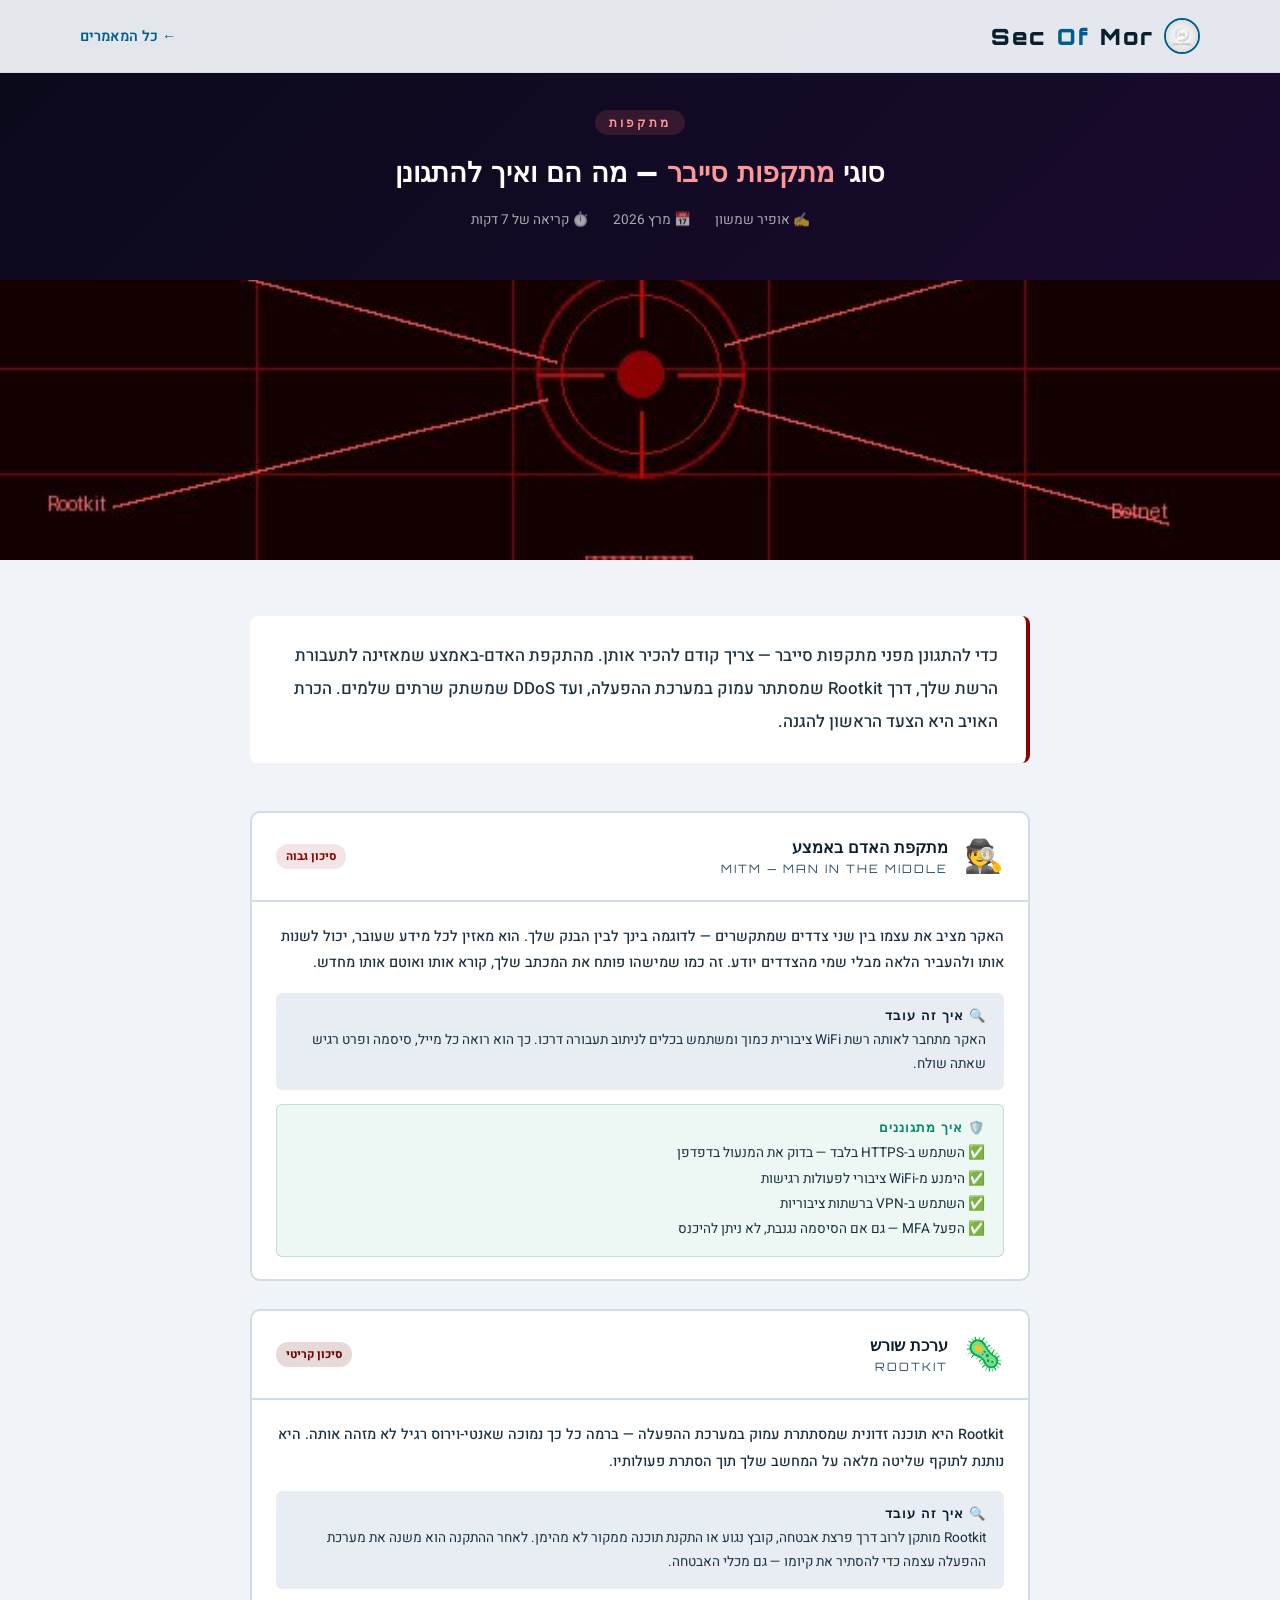
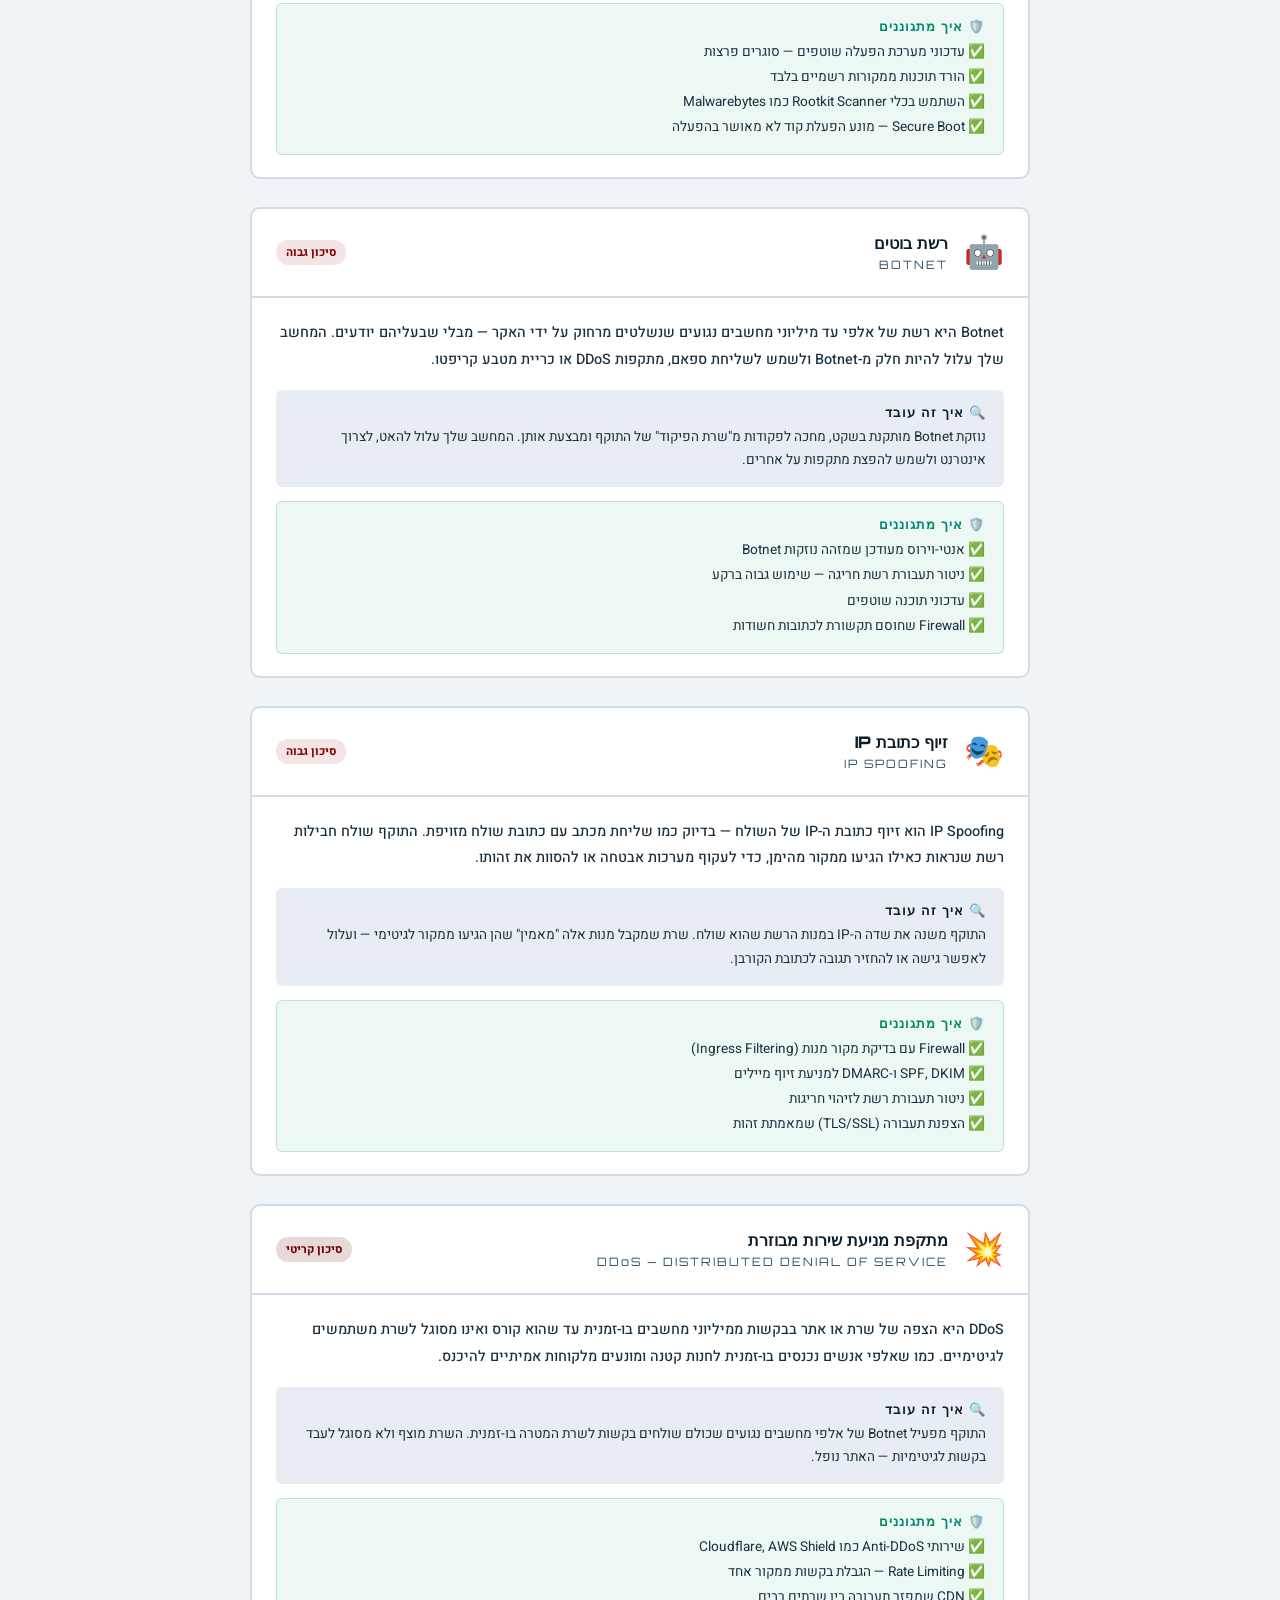
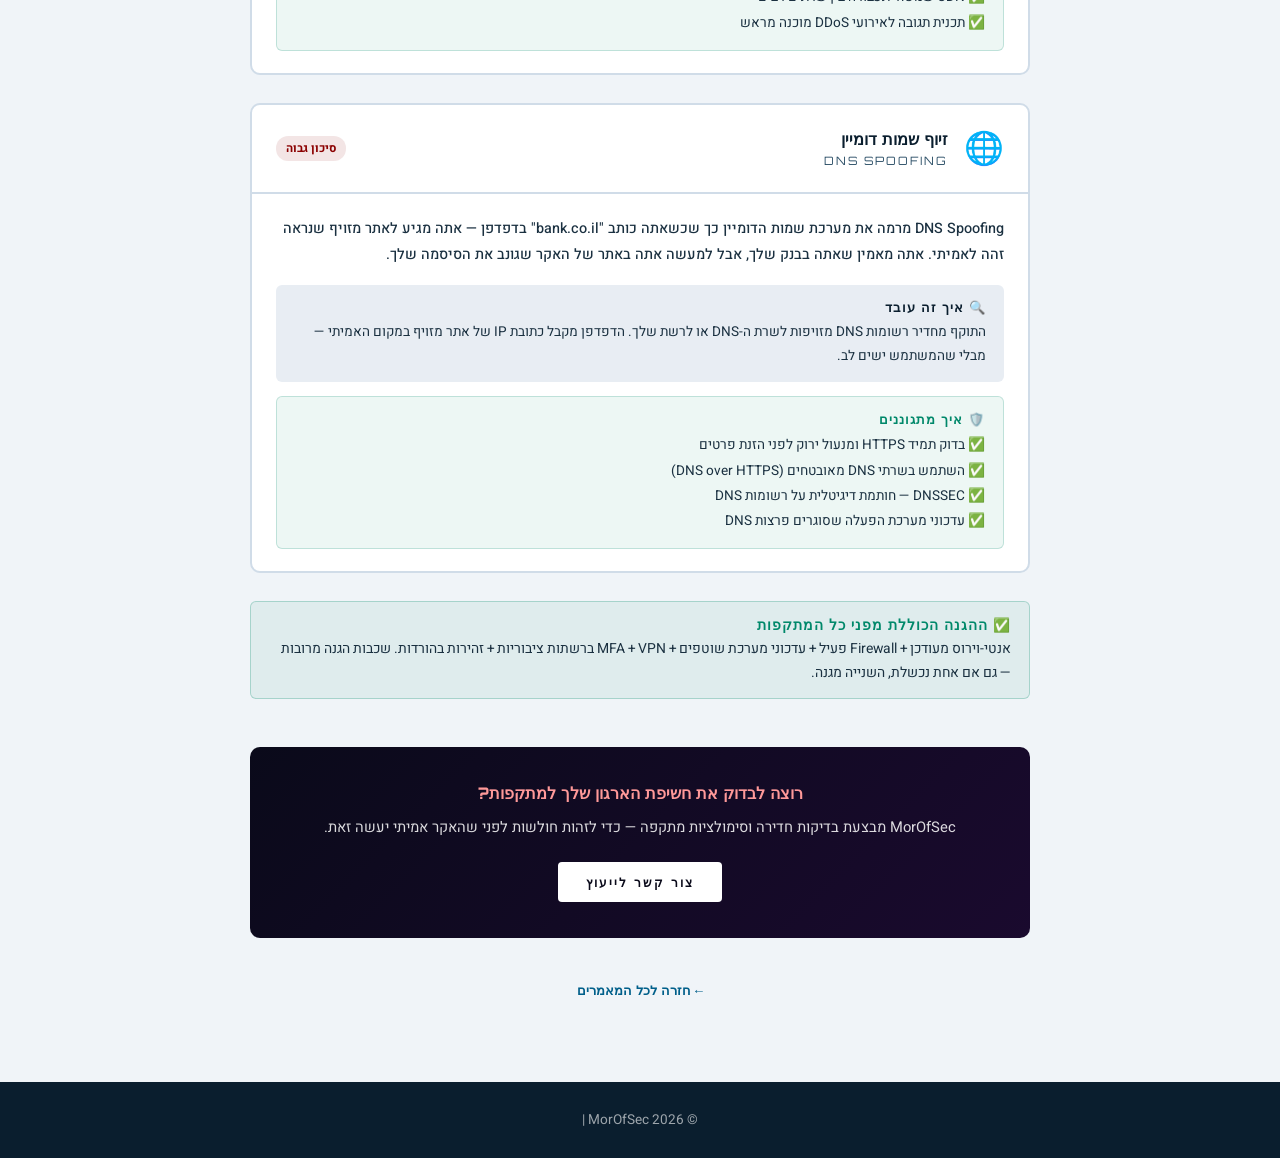
<file: article-attack-types.html>
<!DOCTYPE html>
<html lang="he" dir="rtl">
<head>
<meta charset="UTF-8">
<meta name="viewport" content="width=device-width, initial-scale=1.0">
<title>סוגי מתקפות סייבר | MorOfSec</title>
<meta name="description" content="הכר את מתקפות הסייבר הנפוצות: MITM, Rootkits, Botnets, IP Spoofing, DDoS ו-DNS Spoofing. מאת אופיר שמשון, MorOfSec">
<meta name="keywords" content="מתקפות סייבר, MITM, Rootkit, Botnet, DDoS, IP Spoofing, DNS Spoofing">
<meta name="robots" content="index, follow">
<link rel="canonical" href="https://morofsec.com/article-attack-types.html">
<link rel="preconnect" href="https://fonts.googleapis.com">
<link rel="preconnect" href="https://fonts.gstatic.com" crossorigin>
<link href="https://fonts.googleapis.com/css2?family=Heebo:wght@400;500;600;700;800;900&family=Orbitron:wght@700;800;900&display=swap" rel="stylesheet">
<style>
*{margin:0;padding:0;box-sizing:border-box;}
:root{--bg:#f0f4f8;--bg2:#e8edf3;--white:#fff;--heading:#0a1e2e;--text:#1a3040;--muted:#2d5068;--cyan:#005f8a;--teal:#00886a;--border:#d0dce8;}
html{scroll-behavior:smooth;}
body{background:var(--bg);color:var(--text);font-family:'Heebo',sans-serif;overflow-x:hidden;}
a{text-decoration:none;color:inherit;}
nav{position:fixed;top:0;width:100%;z-index:100;padding:18px 0;backdrop-filter:blur(20px);border-bottom:1px solid var(--border);background:rgba(240,244,248,0.95);}
.nav-inner{display:flex;align-items:center;justify-content:space-between;max-width:1200px;margin:0 auto;padding:0 40px;}
.nav-logo{font-family:'Orbitron',monospace;font-size:1.4rem;font-weight:900;color:var(--heading);letter-spacing:2px;display:flex;align-items:center;gap:10px;}
.nav-logo img{width:36px;height:36px;object-fit:contain;border-radius:50%;border:2px solid var(--cyan);background:var(--white);}
.nav-logo span{color:var(--cyan);}
.nav-back{display:flex;align-items:center;gap:8px;color:var(--cyan);font-weight:600;font-size:0.9rem;}
.nav-back:hover{text-decoration:underline;}
.container{max-width:860px;margin:0 auto;padding:0 40px;}
.article-hero{padding:110px 0 50px;background:linear-gradient(135deg,#0a0a1a,#1a0a2e);color:#fff;text-align:center;}
.article-tag{display:inline-block;background:rgba(255,100,100,0.15);color:#ff9999;font-size:0.72rem;font-weight:700;letter-spacing:3px;padding:5px 14px;border-radius:20px;font-family:'Orbitron',monospace;text-transform:uppercase;margin-bottom:20px;}
.article-hero h1{font-family:'Orbitron',monospace;font-size:1.7rem;font-weight:900;line-height:1.3;margin-bottom:16px;}
.article-hero h1 span{color:#ff9999;}
.article-meta{display:flex;align-items:center;justify-content:center;gap:24px;font-size:0.85rem;color:rgba(255,255,255,0.65);margin-top:20px;flex-wrap:wrap;}
.article-body{padding:56px 0 80px;}
.article-intro{font-size:1.05rem;color:var(--text);line-height:1.95;margin-bottom:48px;padding:24px 28px;background:var(--white);border-radius:8px;border-right:4px solid #8b0000;font-weight:500;}
.section-h{font-family:'Orbitron',monospace;font-size:0.85rem;font-weight:800;color:var(--heading);letter-spacing:2px;text-transform:uppercase;margin:48px 0 20px;padding-bottom:10px;border-bottom:2px solid var(--border);}

/* ATTACK CARDS */
.attack{background:var(--white);border:2px solid var(--border);border-radius:10px;margin-bottom:28px;overflow:hidden;transition:border-color 0.3s;}
.attack:hover{border-color:var(--cyan);}
.attack-header{padding:20px 24px;display:flex;align-items:center;gap:16px;border-bottom:2px solid var(--border);}
.attack-icon{font-size:2rem;flex-shrink:0;}
.attack-info{flex:1;}
.attack-name{font-family:'Orbitron',monospace;font-size:1rem;font-weight:900;color:var(--heading);margin-bottom:4px;}
.attack-en{font-family:'Orbitron',monospace;font-size:0.72rem;color:var(--muted);letter-spacing:2px;}
.attack-danger{font-size:0.72rem;font-weight:700;padding:4px 10px;border-radius:12px;white-space:nowrap;}
.attack-danger.high{background:rgba(139,0,0,0.1);color:#8b0000;}
.attack-danger.critical{background:rgba(100,0,0,0.15);color:#6b0000;}
.attack-body{padding:22px 24px;}
.attack-desc{font-size:0.9rem;color:var(--text);line-height:1.85;margin-bottom:16px;font-weight:500;}
.attack-how{background:var(--bg2);border-radius:6px;padding:14px 18px;margin-bottom:14px;}
.attack-how strong{font-size:0.82rem;color:var(--heading);display:block;margin-bottom:6px;font-family:'Orbitron',monospace;letter-spacing:1px;}
.attack-how p{font-size:0.85rem;color:var(--text);line-height:1.75;}
.attack-protect{background:rgba(0,136,106,0.07);border:1px solid rgba(0,136,106,0.2);border-radius:6px;padding:14px 18px;}
.attack-protect strong{font-size:0.82rem;color:var(--teal);display:block;margin-bottom:6px;font-family:'Orbitron',monospace;letter-spacing:1px;}
.attack-protect ul{list-style:none;font-size:0.85rem;color:var(--text);line-height:1.85;}
.attack-protect ul li::before{content:'✅ ';}

.tip-box{background:rgba(0,136,106,0.07);border:1px solid rgba(0,136,106,0.25);border-radius:6px;padding:14px 18px;margin:24px 0;}
.tip-box strong{color:var(--teal);font-size:0.85rem;display:block;margin-bottom:4px;font-family:'Orbitron',monospace;letter-spacing:1px;}
.tip-box p{font-size:0.87rem;color:var(--text);line-height:1.7;margin:0;}

.summary-box{background:linear-gradient(135deg,#0a0a1a,#1a0a2e);border-radius:10px;padding:36px 32px;margin-top:48px;color:#fff;text-align:center;}
.summary-box h3{font-family:'Orbitron',monospace;font-size:1rem;font-weight:800;margin-bottom:12px;color:#ff9999;}
.summary-box p{font-size:0.92rem;color:rgba(255,255,255,0.85);line-height:1.8;margin-bottom:20px;}
.summary-box a{display:inline-block;background:#fff;color:#0a0a1a;padding:12px 28px;border-radius:4px;font-family:'Orbitron',monospace;font-size:0.78rem;font-weight:800;letter-spacing:2px;text-transform:uppercase;}
.back-section{text-align:center;margin-top:40px;}
.back-link{display:inline-flex;align-items:center;gap:8px;color:var(--cyan);font-weight:700;font-family:'Orbitron',monospace;font-size:0.82rem;}
.back-link:hover{text-decoration:underline;}
footer{background:var(--heading);color:rgba(255,255,255,0.6);text-align:center;padding:28px;font-size:0.85rem;}
footer a{color:#7dd3f8;}
@media(max-width:600px){
  .nav-inner,.container{padding-right:16px;padding-left:16px;}
  .article-hero{padding:90px 16px 40px;}
  .article-hero h1{font-size:1.25rem;}
  .attack-header{flex-wrap:wrap;}
}
</style>
</head>
<body>
<nav>
  <div class="nav-inner">
    <a href="index.html" class="nav-logo"><img src="images/logo_small.png" alt="">Mor<span>Of</span>Sec</a>
    <a href="articles.html" class="nav-back">&#8592; כל המאמרים</a>
  </div>
</nav>

<section class="article-hero">
  <div class="container">
    <div class="article-tag">מתקפות</div>
    <h1>סוגי <span>מתקפות סייבר</span> — מה הם ואיך להתגונן</h1>
    <div class="article-meta">
      <span>✍️ אופיר שמשון</span>
      <span>📅 מרץ 2026</span>
      <span>⏱️ קריאה של 7 דקות</span>
    </div>
  </div>
</section>

<div style="width:100%;overflow:hidden;max-height:280px;"><img src="images/attacks-hero.jpg" alt="סוגי מתקפות סייבר" style="width:100%;max-height:280px;object-fit:cover;display:block;"></div>
<section class="article-body">
  <div class="container">
    <div class="article-intro">
      כדי להתגונן מפני מתקפות סייבר — צריך קודם להכיר אותן. מהתקפת האדם-באמצע שמאזינה לתעבורת הרשת שלך, דרך Rootkit שמסתתר עמוק במערכת ההפעלה, ועד DDoS שמשתק שרתים שלמים. הכרת האויב היא הצעד הראשון להגנה.
    </div>

    <h2 class="sr-only" style="position:absolute;width:1px;height:1px;overflow:hidden;clip:rect(0,0,0,0);">מתקפה</h2><div class="attack">
      <div class="attack-header">
        <div class="attack-icon">🕵️</div>
        <div class="attack-info">
          <div class="attack-name">מתקפת האדם באמצע</div>
          <div class="attack-en">MITM — MAN IN THE MIDDLE</div>
        </div>
        <span class="attack-danger high">סיכון גבוה</span>
      </div>
      <div class="attack-body">
        <div class="attack-desc">האקר מציב את עצמו בין שני צדדים שמתקשרים — לדוגמה בינך לבין הבנק שלך. הוא מאזין לכל מידע שעובר, יכול לשנות אותו ולהעביר הלאה מבלי שמי מהצדדים יודע. זה כמו שמישהו פותח את המכתב שלך, קורא אותו ואוטם אותו מחדש.</div>
        <div class="attack-how">
          <strong>🔍 איך זה עובד</strong>
          <p>האקר מתחבר לאותה רשת WiFi ציבורית כמוך ומשתמש בכלים לניתוב תעבורה דרכו. כך הוא רואה כל מייל, סיסמה ופרט רגיש שאתה שולח.</p>
        </div>
        <div class="attack-protect">
          <strong>🛡️ איך מתגוננים</strong>
          <ul><li>השתמש ב-HTTPS בלבד — בדוק את המנעול בדפדפן</li><li>הימנע מ-WiFi ציבורי לפעולות רגישות</li><li>השתמש ב-VPN ברשתות ציבוריות</li><li>הפעל MFA — גם אם הסיסמה נגנבת, לא ניתן להיכנס</li></ul>
        </div>
      </div>
    </div>

    <h2 class="sr-only" style="position:absolute;width:1px;height:1px;overflow:hidden;clip:rect(0,0,0,0);">מתקפה</h2><div class="attack">
      <div class="attack-header">
        <div class="attack-icon">🦠</div>
        <div class="attack-info">
          <div class="attack-name">ערכת שורש</div>
          <div class="attack-en">ROOTKIT</div>
        </div>
        <span class="attack-danger critical">סיכון קריטי</span>
      </div>
      <div class="attack-body">
        <div class="attack-desc">Rootkit היא תוכנה זדונית שמסתתרת עמוק במערכת ההפעלה — ברמה כל כך נמוכה שאנטי-וירוס רגיל לא מזהה אותה. היא נותנת לתוקף שליטה מלאה על המחשב שלך תוך הסתרת פעולותיו.</div>
        <div class="attack-how">
          <strong>🔍 איך זה עובד</strong>
          <p>Rootkit מותקן לרוב דרך פרצת אבטחה, קובץ נגוע או התקנת תוכנה ממקור לא מהימן. לאחר ההתקנה הוא משנה את מערכת ההפעלה עצמה כדי להסתיר את קיומו — גם מכלי האבטחה.</p>
        </div>
        <div class="attack-protect">
          <strong>🛡️ איך מתגוננים</strong>
          <ul><li>עדכוני מערכת הפעלה שוטפים — סוגרים פרצות</li><li>הורד תוכנות ממקורות רשמיים בלבד</li><li>השתמש בכלי Rootkit Scanner כמו Malwarebytes</li><li>Secure Boot — מונע הפעלת קוד לא מאושר בהפעלה</li></ul>
        </div>
      </div>
    </div>

    <h2 class="sr-only" style="position:absolute;width:1px;height:1px;overflow:hidden;clip:rect(0,0,0,0);">מתקפה</h2><div class="attack">
      <div class="attack-header">
        <div class="attack-icon">🤖</div>
        <div class="attack-info">
          <div class="attack-name">רשת בוטים</div>
          <div class="attack-en">BOTNET</div>
        </div>
        <span class="attack-danger high">סיכון גבוה</span>
      </div>
      <div class="attack-body">
        <div class="attack-desc">Botnet היא רשת של אלפי עד מיליוני מחשבים נגועים שנשלטים מרחוק על ידי האקר — מבלי שבעליהם יודעים. המחשב שלך עלול להיות חלק מ-Botnet ולשמש לשליחת ספאם, מתקפות DDoS או כריית מטבע קריפטו.</div>
        <div class="attack-how">
          <strong>🔍 איך זה עובד</strong>
          <p>נוזקת Botnet מותקנת בשקט, מחכה לפקודות מ"שרת הפיקוד" של התוקף ומבצעת אותן. המחשב שלך עלול להאט, לצרוך אינטרנט ולשמש להפצת מתקפות על אחרים.</p>
        </div>
        <div class="attack-protect">
          <strong>🛡️ איך מתגוננים</strong>
          <ul><li>אנטי-וירוס מעודכן שמזהה נוזקות Botnet</li><li>ניטור תעבורת רשת חריגה — שימוש גבוה ברקע</li><li>עדכוני תוכנה שוטפים</li><li>Firewall שחוסם תקשורת לכתובות חשודות</li></ul>
        </div>
      </div>
    </div>

    <h2 class="sr-only" style="position:absolute;width:1px;height:1px;overflow:hidden;clip:rect(0,0,0,0);">מתקפה</h2><div class="attack">
      <div class="attack-header">
        <div class="attack-icon">🎭</div>
        <div class="attack-info">
          <div class="attack-name">זיוף כתובת IP</div>
          <div class="attack-en">IP SPOOFING</div>
        </div>
        <span class="attack-danger high">סיכון גבוה</span>
      </div>
      <div class="attack-body">
        <div class="attack-desc">IP Spoofing הוא זיוף כתובת ה-IP של השולח — בדיוק כמו שליחת מכתב עם כתובת שולח מזויפת. התוקף שולח חבילות רשת שנראות כאילו הגיעו ממקור מהימן, כדי לעקוף מערכות אבטחה או להסוות את זהותו.</div>
        <div class="attack-how">
          <strong>🔍 איך זה עובד</strong>
          <p>התוקף משנה את שדה ה-IP במנות הרשת שהוא שולח. שרת שמקבל מנות אלה "מאמין" שהן הגיעו ממקור לגיטימי — ועלול לאפשר גישה או להחזיר תגובה לכתובת הקורבן.</p>
        </div>
        <div class="attack-protect">
          <strong>🛡️ איך מתגוננים</strong>
          <ul><li>Firewall עם בדיקת מקור מנות (Ingress Filtering)</li><li>SPF, DKIM ו-DMARC למניעת זיוף מיילים</li><li>ניטור תעבורת רשת לזיהוי חריגות</li><li>הצפנת תעבורה (TLS/SSL) שמאמתת זהות</li></ul>
        </div>
      </div>
    </div>

    <h2 class="sr-only" style="position:absolute;width:1px;height:1px;overflow:hidden;clip:rect(0,0,0,0);">מתקפה</h2><div class="attack">
      <div class="attack-header">
        <div class="attack-icon">💥</div>
        <div class="attack-info">
          <div class="attack-name">מתקפת מניעת שירות מבוזרת</div>
          <div class="attack-en">DDoS — DISTRIBUTED DENIAL OF SERVICE</div>
        </div>
        <span class="attack-danger critical">סיכון קריטי</span>
      </div>
      <div class="attack-body">
        <div class="attack-desc">DDoS היא הצפה של שרת או אתר בבקשות ממיליוני מחשבים בו-זמנית עד שהוא קורס ואינו מסוגל לשרת משתמשים לגיטימיים. כמו שאלפי אנשים נכנסים בו-זמנית לחנות קטנה ומונעים מלקוחות אמיתיים להיכנס.</div>
        <div class="attack-how">
          <strong>🔍 איך זה עובד</strong>
          <p>התוקף מפעיל Botnet של אלפי מחשבים נגועים שכולם שולחים בקשות לשרת המטרה בו-זמנית. השרת מוצף ולא מסוגל לעבד בקשות לגיטימיות — האתר נופל.</p>
        </div>
        <div class="attack-protect">
          <strong>🛡️ איך מתגוננים</strong>
          <ul><li>שירותי Anti-DDoS כמו Cloudflare, AWS Shield</li><li>Rate Limiting — הגבלת בקשות ממקור אחד</li><li>CDN שמפזר תעבורה בין שרתים רבים</li><li>תכנית תגובה לאירועי DDoS מוכנה מראש</li></ul>
        </div>
      </div>
    </div>

    <h2 class="sr-only" style="position:absolute;width:1px;height:1px;overflow:hidden;clip:rect(0,0,0,0);">מתקפה</h2><div class="attack">
      <div class="attack-header">
        <div class="attack-icon">🌐</div>
        <div class="attack-info">
          <div class="attack-name">זיוף שמות דומיין</div>
          <div class="attack-en">DNS SPOOFING</div>
        </div>
        <span class="attack-danger high">סיכון גבוה</span>
      </div>
      <div class="attack-body">
        <div class="attack-desc">DNS Spoofing מרמה את מערכת שמות הדומיין כך שכשאתה כותב "bank.co.il" בדפדפן — אתה מגיע לאתר מזויף שנראה זהה לאמיתי. אתה מאמין שאתה בבנק שלך, אבל למעשה אתה באתר של האקר שגונב את הסיסמה שלך.</div>
        <div class="attack-how">
          <strong>🔍 איך זה עובד</strong>
          <p>התוקף מחדיר רשומות DNS מזויפות לשרת ה-DNS או לרשת שלך. הדפדפן מקבל כתובת IP של אתר מזויף במקום האמיתי — מבלי שהמשתמש ישים לב.</p>
        </div>
        <div class="attack-protect">
          <strong>🛡️ איך מתגוננים</strong>
          <ul><li>בדוק תמיד HTTPS ומנעול ירוק לפני הזנת פרטים</li><li>השתמש בשרתי DNS מאובטחים (DNS over HTTPS)</li><li>DNSSEC — חותמת דיגיטלית על רשומות DNS</li><li>עדכוני מערכת הפעלה שסוגרים פרצות DNS</li></ul>
        </div>
      </div>
    </div>

    <div class="tip-box">
      <strong>✅ ההגנה הכוללת מפני כל המתקפות</strong>
      <p>אנטי-וירוס מעודכן + Firewall פעיל + עדכוני מערכת שוטפים + MFA + VPN ברשתות ציבוריות + זהירות בהורדות. שכבות הגנה מרובות — גם אם אחת נכשלת, השנייה מגנה.</p>
    </div>

    <div class="summary-box">
      <h3>רוצה לבדוק את חשיפת הארגון שלך למתקפות?</h2>
      <p>MorOfSec מבצעת בדיקות חדירה וסימולציות מתקפה — כדי לזהות חולשות לפני שהאקר אמיתי יעשה זאת.</p>
      <a href="index.html#contact">צור קשר לייעוץ</a>
    </div>

    <div class="back-section">
      <a href="articles.html" class="back-link">&#8592; חזרה לכל המאמרים</a>
    </div>
  </div>
</section>

<footer>
  <p>© 2026 MorOfSec | <a href="/cdn-cgi/l/email-protection#a4c9cbd6cbc2d7c1c79390e4c3c9c5cdc88ac7cbc9"><span class="__cf_email__" data-cfemail="24494b564b4257414
</file>
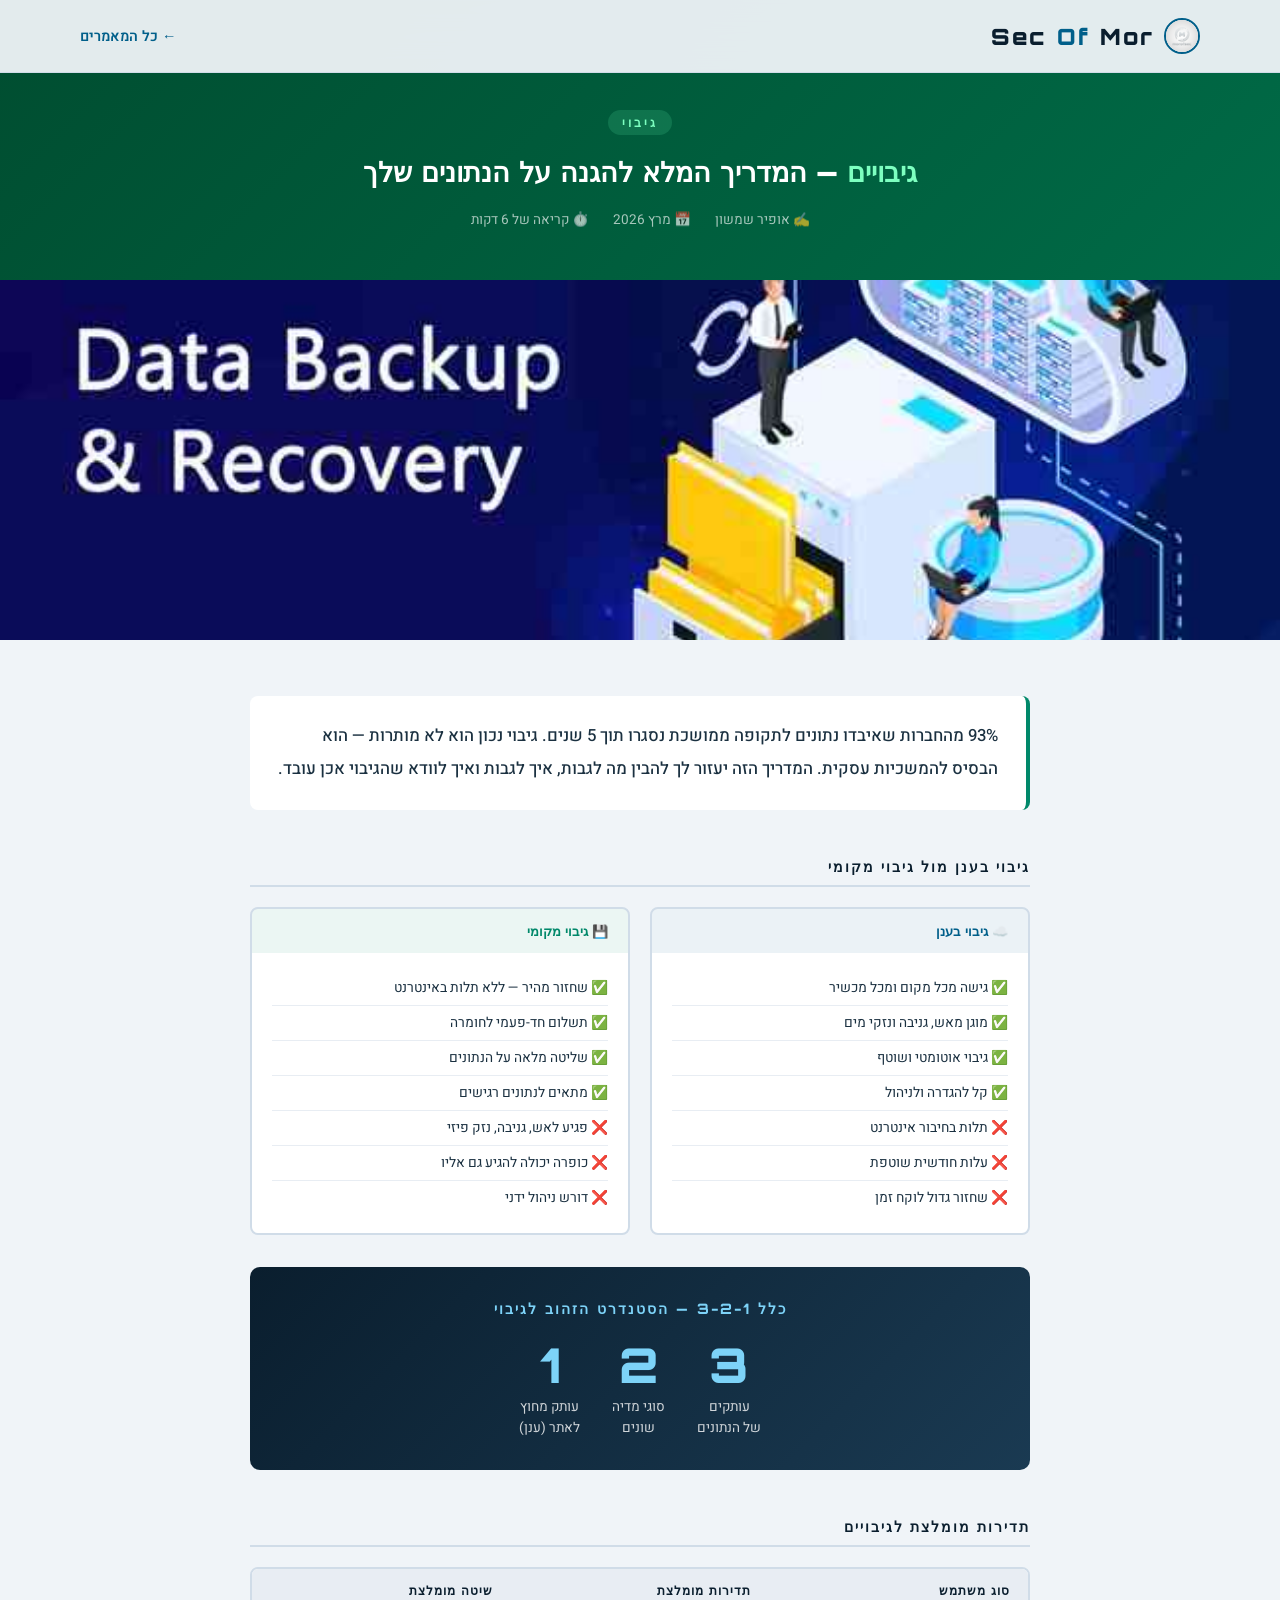
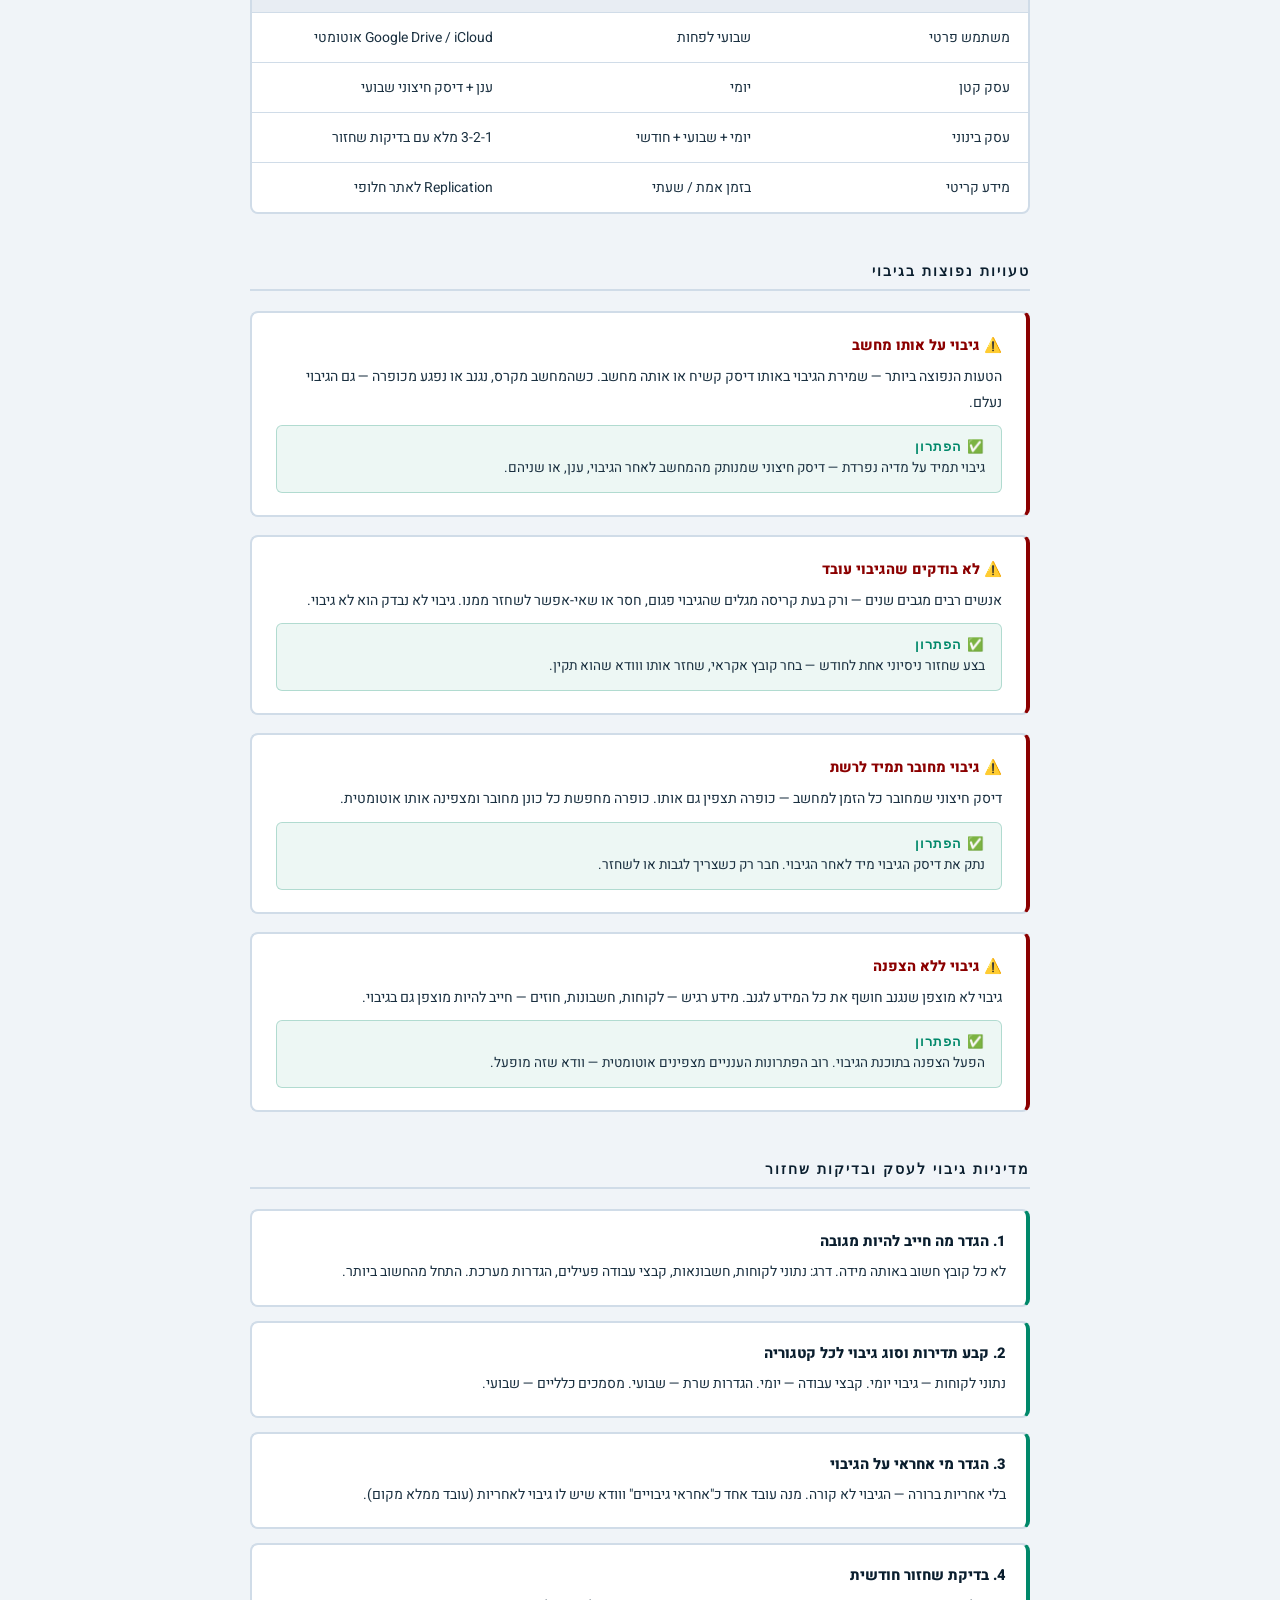
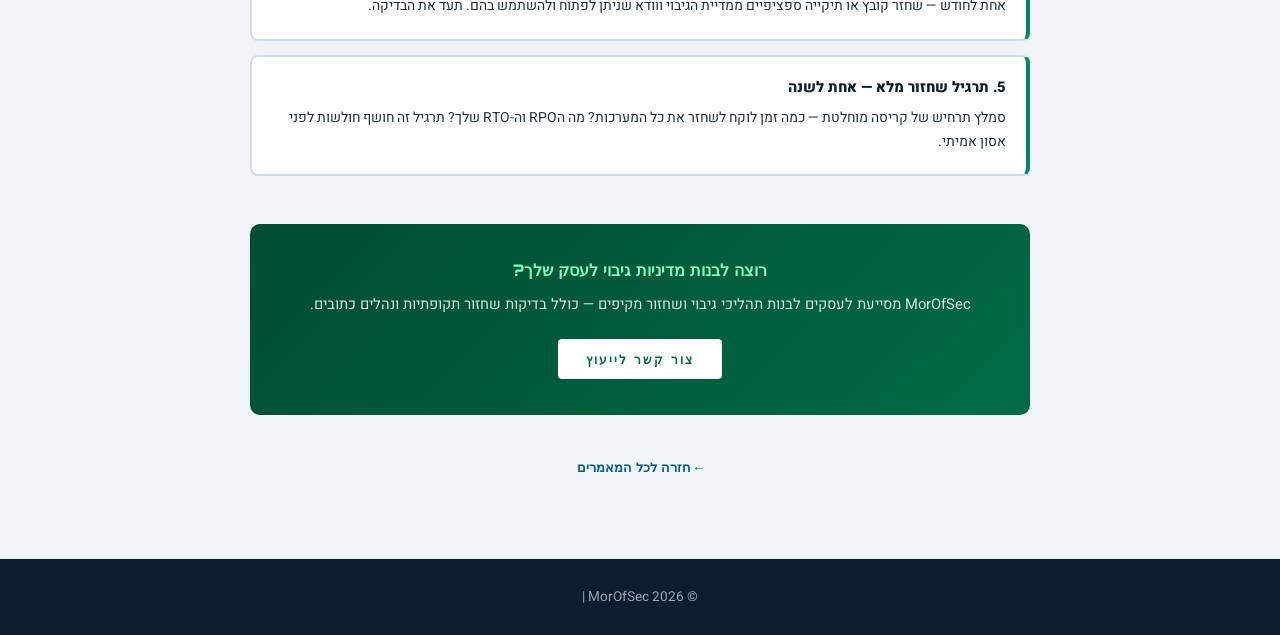
<file: article-backups.html>
<!DOCTYPE html>
<html lang="he" dir="rtl">
<head>
<meta charset="UTF-8">
<meta name="viewport" content="width=device-width, initial-scale=1.0">
<title>גיבויים — המדריך המלא | MorOfSec</title>
<meta name="description" content="גיבוי בענן מול מקומי, תדירות מומלצת, טעויות נפוצות ומדיניות גיבוי לעסקים. מאת אופיר שמשון, MorOfSec">
<meta name="keywords" content="גיבוי נתונים, גיבוי ענן, גיבוי מקומי, כלל 3-2-1, מדיניות גיבוי, שחזור נתונים">
<meta name="robots" content="index, follow">
<link rel="canonical" href="https://morofsec.com/article-backups.html">
<link rel="preconnect" href="https://fonts.googleapis.com">
<link rel="preconnect" href="https://fonts.gstatic.com" crossorigin>
<link href="https://fonts.googleapis.com/css2?family=Heebo:wght@400;500;600;700;800;900&family=Orbitron:wght@700;800;900&display=swap" rel="stylesheet">
<style>
*{margin:0;padding:0;box-sizing:border-box;}
:root{--bg:#f0f4f8;--bg2:#e8edf3;--white:#fff;--heading:#0a1e2e;--text:#1a3040;--muted:#2d5068;--cyan:#005f8a;--teal:#00886a;--border:#d0dce8;}
html{scroll-behavior:smooth;}
body{background:var(--bg);color:var(--text);font-family:'Heebo',sans-serif;overflow-x:hidden;}
a{text-decoration:none;color:inherit;}
nav{position:fixed;top:0;width:100%;z-index:100;padding:18px 0;backdrop-filter:blur(20px);border-bottom:1px solid var(--border);background:rgba(240,244,248,0.95);}
.nav-inner{display:flex;align-items:center;justify-content:space-between;max-width:1200px;margin:0 auto;padding:0 40px;}
.nav-logo{font-family:'Orbitron',monospace;font-size:1.4rem;font-weight:900;color:var(--heading);letter-spacing:2px;display:flex;align-items:center;gap:10px;}
.nav-logo img{width:36px;height:36px;object-fit:contain;border-radius:50%;border:2px solid var(--cyan);background:var(--white);}
.nav-logo span{color:var(--cyan);}
.nav-back{display:flex;align-items:center;gap:8px;color:var(--cyan);font-weight:600;font-size:0.9rem;}
.nav-back:hover{text-decoration:underline;}
.container{max-width:860px;margin:0 auto;padding:0 40px;}
.article-hero{padding:110px 0 50px;background:linear-gradient(135deg,#004d30,#006b47);color:#fff;text-align:center;}
.article-tag{display:inline-block;background:rgba(100,255,180,0.15);color:#7dffc0;font-size:0.72rem;font-weight:700;letter-spacing:3px;padding:5px 14px;border-radius:20px;font-family:'Orbitron',monospace;text-transform:uppercase;margin-bottom:20px;}
.article-hero h1{font-family:'Orbitron',monospace;font-size:1.7rem;font-weight:900;line-height:1.3;margin-bottom:16px;}
.article-hero h1 span{color:#7dffc0;}
.article-meta{display:flex;align-items:center;justify-content:center;gap:24px;font-size:0.85rem;color:rgba(255,255,255,0.65);margin-top:20px;flex-wrap:wrap;}
.article-body{padding:56px 0 80px;}
.article-intro{font-size:1.05rem;color:var(--text);line-height:1.95;margin-bottom:48px;padding:24px 28px;background:var(--white);border-radius:8px;border-right:4px solid var(--teal);font-weight:500;}
.section-h{font-family:'Orbitron',monospace;font-size:0.85rem;font-weight:800;color:var(--heading);letter-spacing:2px;text-transform:uppercase;margin:48px 0 20px;padding-bottom:10px;border-bottom:2px solid var(--border);}

/* COMPARE */
.compare-grid{display:grid;grid-template-columns:1fr 1fr;gap:20px;margin-bottom:32px;}
.compare-card{background:var(--white);border:2px solid var(--border);border-radius:8px;overflow:hidden;}
.compare-header{padding:14px 20px;font-family:'Orbitron',monospace;font-size:0.82rem;font-weight:800;display:flex;align-items:center;gap:10px;}
.compare-header.cloud{background:rgba(0,95,138,0.08);color:var(--cyan);}
.compare-header.local{background:rgba(0,136,106,0.08);color:var(--teal);}
.compare-body{padding:18px 20px;}
.compare-list{list-style:none;}
.compare-list li{font-size:0.86rem;color:var(--text);line-height:1.75;padding:5px 0;border-bottom:1px solid var(--bg2);}
.compare-list li:last-child{border-bottom:none;}
.compare-list li.pro::before{content:'✅ ';}
.compare-list li.con::before{content:'❌ ';}

/* 321 RULE */
.rule-321{background:linear-gradient(135deg,#0a1e2e,#1a3a52);border-radius:10px;padding:32px;margin-bottom:32px;color:#fff;text-align:center;}
.rule-321 h3{font-family:'Orbitron',monospace;font-size:0.9rem;font-weight:800;color:#7dd3f8;margin-bottom:24px;letter-spacing:2px;}
.rule-numbers{display:flex;justify-content:center;gap:32px;flex-wrap:wrap;}
.rule-num{text-align:center;}
.rule-num .num{font-family:'Orbitron',monospace;font-size:3rem;font-weight:900;color:#7dd3f8;line-height:1;}
.rule-num .label{font-size:0.85rem;color:rgba(255,255,255,0.8);margin-top:8px;line-height:1.5;}

/* FREQUENCY */
.freq-table{background:var(--white);border:2px solid var(--border);border-radius:8px;overflow:hidden;margin-bottom:32px;}
.freq-row{display:grid;grid-template-columns:1fr 1fr 1fr;border-bottom:1px solid var(--border);}
.freq-row:last-child{border-bottom:none;}
.freq-row.header{background:var(--bg2);}
.freq-cell{padding:14px 18px;font-size:0.87rem;color:var(--text);}
.freq-row.header .freq-cell{font-family:'Orbitron',monospace;font-size:0.75rem;font-weight:800;color:var(--heading);letter-spacing:1px;}

/* MISTAKES */
.mistake{background:var(--white);border:2px solid var(--border);border-radius:8px;padding:22px 24px;margin-bottom:18px;border-right:4px solid #8b0000;transition:border-color 0.3s;}
.mistake-title{font-weight:800;color:#8b0000;font-size:0.9rem;margin-bottom:8px;display:flex;align-items:center;gap:8px;}
.mistake-desc{font-size:0.88rem;color:var(--text);line-height:1.8;margin-bottom:10px;}
.tip-box{background:rgba(0,136,106,0.07);border:1px solid rgba(0,136,106,0.25);border-radius:6px;padding:12px 16px;}
.tip-box strong{color:var(--teal);font-size:0.83rem;display:block;margin-bottom:3px;font-family:'Orbitron',monospace;letter-spacing:1px;}
.tip-box p{font-size:0.85rem;color:var(--text);line-height:1.7;margin:0;}

/* POLICY */
.policy-steps{counter-reset:step;}
.policy-step{background:var(--white);border:2px solid var(--border);border-radius:8px;padding:20px 20px 20px 26px;margin-bottom:14px;position:relative;border-right:4px solid var(--teal);}
.step-title{font-weight:800;color:var(--heading);margin-bottom:8px;font-size:0.92rem;}
.step-desc{font-size:0.87rem;color:var(--text);line-height:1.75;}

/* SUMMARY */
.summary-box{background:linear-gradient(135deg,#004d30,#006b47);border-radius:10px;padding:36px 32px;margin-top:48px;color:#fff;text-align:center;}
.summary-box h3{font-family:'Orbitron',monospace;font-size:1rem;font-weight:800;margin-bottom:12px;color:#7dffc0;}
.summary-box p{font-size:0.92rem;color:rgba(255,255,255,0.85);line-height:1.8;margin-bottom:20px;}
.summary-box a{display:inline-block;background:#fff;color:#006b47;padding:12px 28px;border-radius:4px;font-family:'Orbitron',monospace;font-size:0.78rem;font-weight:800;letter-spacing:2px;text-transform:uppercase;}
.back-section{text-align:center;margin-top:40px;}
.back-link{display:inline-flex;align-items:center;gap:8px;color:var(--cyan);font-weight:700;font-family:'Orbitron',monospace;font-size:0.82rem;}
.back-link:hover{text-decoration:underline;}
footer{background:var(--heading);color:rgba(255,255,255,0.6);text-align:center;padding:28px;font-size:0.85rem;}
footer a{color:#7dd3f8;}
@media(max-width:600px){
  .nav-inner,.container{padding-right:16px;padding-left:16px;}
  .article-hero{padding:90px 16px 40px;}
  .article-hero h1{font-size:1.25rem;}
  .compare-grid{grid-template-columns:1fr;}
  .rule-numbers{gap:20px;}
  .freq-row{grid-template-columns:1fr 1fr;}
  .freq-row .freq-cell:last-child{display:none;}
}
</style>
</head>
<body>

<nav>
  <div class="nav-inner">
    <a href="index.html" class="nav-logo"><img src="images/logo_small.png" alt="">Mor<span>Of</span>Sec</a>
    <a href="articles.html" class="nav-back">&#8592; כל המאמרים</a>
  </div>
</nav>

<section class="article-hero">
  <div class="container">
    <div class="article-tag">גיבוי</div>
    <h1><span>גיבויים</span> — המדריך המלא להגנה על הנתונים שלך</h1>
    <div class="article-meta">
      <span>✍️ אופיר שמשון</span>
      <span>📅 מרץ 2026</span>
      <span>⏱️ קריאה של 6 דקות</span>
    </div>
  </div>
</section>


<div style="width:100%;overflow:hidden;max-height:360px;"><img src="images/backup.jpg" alt="גיבוי נתונים" style="width:100%;max-height:360px;object-fit:cover;display:block;"></div>
<section class="article-body">
  <div class="container">
        <div class="article-intro">
      93% מהחברות שאיבדו נתונים לתקופה ממושכת נסגרו תוך 5 שנים. גיבוי נכון הוא לא מותרות — הוא הבסיס להמשכיות עסקית. המדריך הזה יעזור לך להבין מה לגבות, איך לגבות ואיך לוודא שהגיבוי אכן עובד.
    </div>

        <h2 class="section-h">גיבוי בענן מול גיבוי מקומי</h2>
    <div class="compare-grid">
      <div class="compare-card">
        <div class="compare-header cloud">☁️ גיבוי בענן</div>
        <div class="compare-body">
          <ul class="compare-list">
            <li class="pro">גישה מכל מקום ומכל מכשיר</li>
            <li class="pro">מוגן מאש, גניבה ונזקי מים</li>
            <li class="pro">גיבוי אוטומטי ושוטף</li>
            <li class="pro">קל להגדרה ולניהול</li>
            <li class="con">תלות בחיבור אינטרנט</li>
            <li class="con">עלות חודשית שוטפת</li>
            <li class="con">שחזור גדול לוקח זמן</li>
          </ul>
        </div>
      </div>
      <div class="compare-card">
        <div class="compare-header local">💾 גיבוי מקומי</div>
        <div class="compare-body">
          <ul class="compare-list">
            <li class="pro">שחזור מהיר — ללא תלות באינטרנט</li>
            <li class="pro">תשלום חד-פעמי לחומרה</li>
            <li class="pro">שליטה מלאה על הנתונים</li>
            <li class="pro">מתאים לנתונים רגישים</li>
            <li class="con">פגיע לאש, גניבה, נזק פיזי</li>
            <li class="con">כופרה יכולה להגיע גם אליו</li>
            <li class="con">דורש ניהול ידני</li>
          </ul>
        </div>
      </div>
    </div>

    <div class="rule-321">
      <h3>כלל 3-2-1 — הסטנדרט הזהוב לגיבוי</h3>
      <div class="rule-numbers">
        <div class="rule-num">
          <div class="num">3</div>
          <div class="label">עותקים<br>של הנתונים</div>
        </div>
        <div class="rule-num">
          <div class="num">2</div>
          <div class="label">סוגי מדיה<br>שונים</div>
        </div>
        <div class="rule-num">
          <div class="num">1</div>
          <div class="label">עותק מחוץ<br>לאתר (ענן)</div>
        </div>
      </div>
    </div>

    <h2 class="section-h">תדירות מומלצת לגיבויים</h2>
    <div class="freq-table">
      <div class="freq-row header">
        <div class="freq-cell">סוג משתמש</div>
        <div class="freq-cell">תדירות מומלצת</div>
        <div class="freq-cell">שיטה מומלצת</div>
      </div>
      <div class="freq-row">
        <div class="freq-cell">משתמש פרטי</div>
        <div class="freq-cell">שבועי לפחות</div>
        <div class="freq-cell">Google Drive / iCloud אוטומטי</div>
      </div>
      <div class="freq-row">
        <div class="freq-cell">עסק קטן</div>
        <div class="freq-cell">יומי</div>
        <div class="freq-cell">ענן + דיסק חיצוני שבועי</div>
      </div>
      <div class="freq-row">
        <div class="freq-cell">עסק בינוני</div>
        <div class="freq-cell">יומי + שבועי + חודשי</div>
        <div class="freq-cell">3-2-1 מלא עם בדיקות שחזור</div>
      </div>
      <div class="freq-row">
        <div class="freq-cell">מידע קריטי</div>
        <div class="freq-cell">בזמן אמת / שעתי</div>
        <div class="freq-cell">Replication לאתר חלופי</div>
      </div>
    </div>

    <h2 class="section-h">טעויות נפוצות בגיבוי</h2>

    <div class="mistake">
      <div class="mistake-title">⚠️ גיבוי על אותו מחשב</div>
      <div class="mistake-desc">הטעות הנפוצה ביותר — שמירת הגיבוי באותו דיסק קשיח או אותה מחשב. כשהמחשב מקרס, נגנב או נפגע מכופרה — גם הגיבוי נעלם.</div>
      <div class="tip-box"><strong>✅ הפתרון</strong><p>גיבוי תמיד על מדיה נפרדת — דיסק חיצוני שמנותק מהמחשב לאחר הגיבוי, ענן, או שניהם.</p></div>
    </div>

    <div class="mistake">
      <div class="mistake-title">⚠️ לא בודקים שהגיבוי עובד</div>
      <div class="mistake-desc">אנשים רבים מגבים שנים — ורק בעת קריסה מגלים שהגיבוי פגום, חסר או שאי-אפשר לשחזר ממנו. גיבוי לא נבדק הוא לא גיבוי.</div>
      <div class="tip-box"><strong>✅ הפתרון</strong><p>בצע שחזור ניסיוני אחת לחודש — בחר קובץ אקראי, שחזר אותו ווודא שהוא תקין.</p></div>
    </div>

    <div class="mistake">
      <div class="mistake-title">⚠️ גיבוי מחובר תמיד לרשת</div>
      <div class="mistake-desc">דיסק חיצוני שמחובר כל הזמן למחשב — כופרה תצפין גם אותו. כופרה מחפשת כל כונן מחובר ומצפינה אותו אוטומטית.</div>
      <div class="tip-box"><strong>✅ הפתרון</strong><p>נתק את דיסק הגיבוי מיד לאחר הגיבוי. חבר רק כשצריך לגבות או לשחזר.</p></div>
    </div>

    <div class="mistake">
      <div class="mistake-title">⚠️ גיבוי ללא הצפנה</div>
      <div class="mistake-desc">גיבוי לא מוצפן שנגנב חושף את כל המידע לגנב. מידע רגיש — לקוחות, חשבונות, חוזים — חייב להיות מוצפן גם בגיבוי.</div>
      <div class="tip-box"><strong>✅ הפתרון</strong><p>הפעל הצפנה בתוכנת הגיבוי. רוב הפתרונות הענניים מצפינים אוטומטית — וודא שזה מופעל.</p></div>
    </div>

    <h2 class="section-h">מדיניות גיבוי לעסק ובדיקות שחזור</h2>

    <div class="policy-step">
      <div class="step-title">1. הגדר מה חייב להיות מגובה</div>
      <div class="step-desc">לא כל קובץ חשוב באותה מידה. דרג: נתוני לקוחות, חשבונאות, קבצי עבודה פעילים, הגדרות מערכת. התחל מהחשוב ביותר.</div>
    </div>
    <div class="policy-step">
      <div class="step-title">2. קבע תדירות וסוג גיבוי לכל קטגוריה</div>
      <div class="step-desc">נתוני לקוחות — גיבוי יומי. קבצי עבודה — יומי. הגדרות שרת — שבועי. מסמכים כלליים — שבועי.</div>
    </div>
    <div class="policy-step">
      <div class="step-title">3. הגדר מי אחראי על הגיבוי</div>
      <div class="step-desc">בלי אחריות ברורה — הגיבוי לא קורה. מנה עובד אחד כ"אחראי גיבויים" ווודא שיש לו גיבוי לאחריות (עובד ממלא מקום).</div>
    </div>
    <div class="policy-step">
      <div class="step-title">4. בדיקת שחזור חודשית</div>
      <div class="step-desc">אחת לחודש — שחזר קובץ או תיקייה ספציפיים ממדיית הגיבוי ווודא שניתן לפתוח ולהשתמש בהם. תעד את הבדיקה.</div>
    </div>
    <div class="policy-step">
      <div class="step-title">5. תרגיל שחזור מלא — אחת לשנה</div>
      <div class="step-desc">סמלץ תרחיש של קריסה מוחלטת — כמה זמן לוקח לשחזר את כל המערכות? מה הRPO וה-RTO שלך? תרגיל זה חושף חולשות לפני אסון אמיתי.</div>
    </div>

    <div class="summary-box">
      <h3>רוצה לבנות מדיניות גיבוי לעסק שלך?</h3>
      <p>MorOfSec מסייעת לעסקים לבנות תהליכי גיבוי ושחזור מקיפים — כולל בדיקות שחזור תקופתיות ונהלים כתובים.</p>
      <a href="index.html#contact">צור קשר לייעוץ</a>
    </div>

    <div class="back-section">
      <a href="articles.html" class="back-link">&#8592; חזרה לכל המאמרים</a>
    </div>
  </div>
</section>

<footer>
  <p>© 2026 MorOfSec | <a href="/cdn-cgi/l/email-protection#e18c8e938e87928482d6d5a1868c80888dcf828e8c"><span class="__cf_email__" data-cfemail="b9d4d6cbd6dfcadcd
</file>
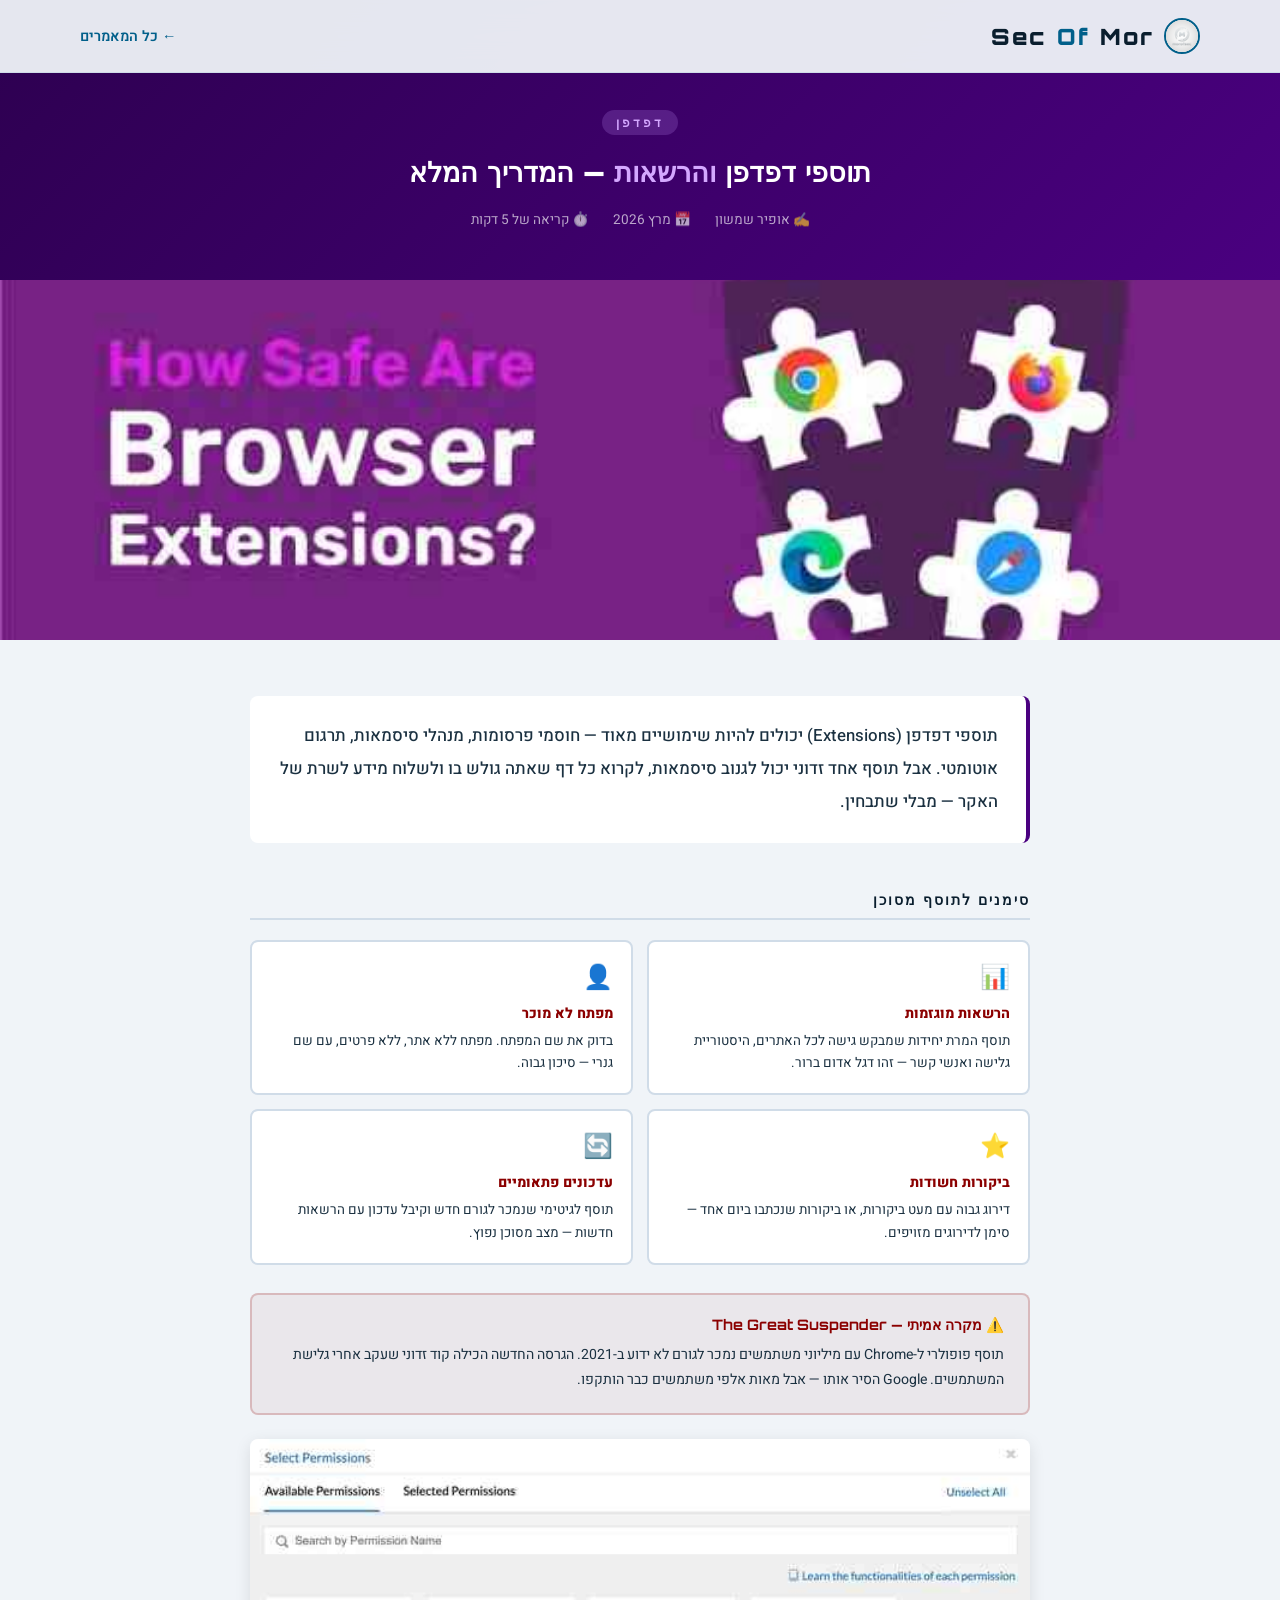
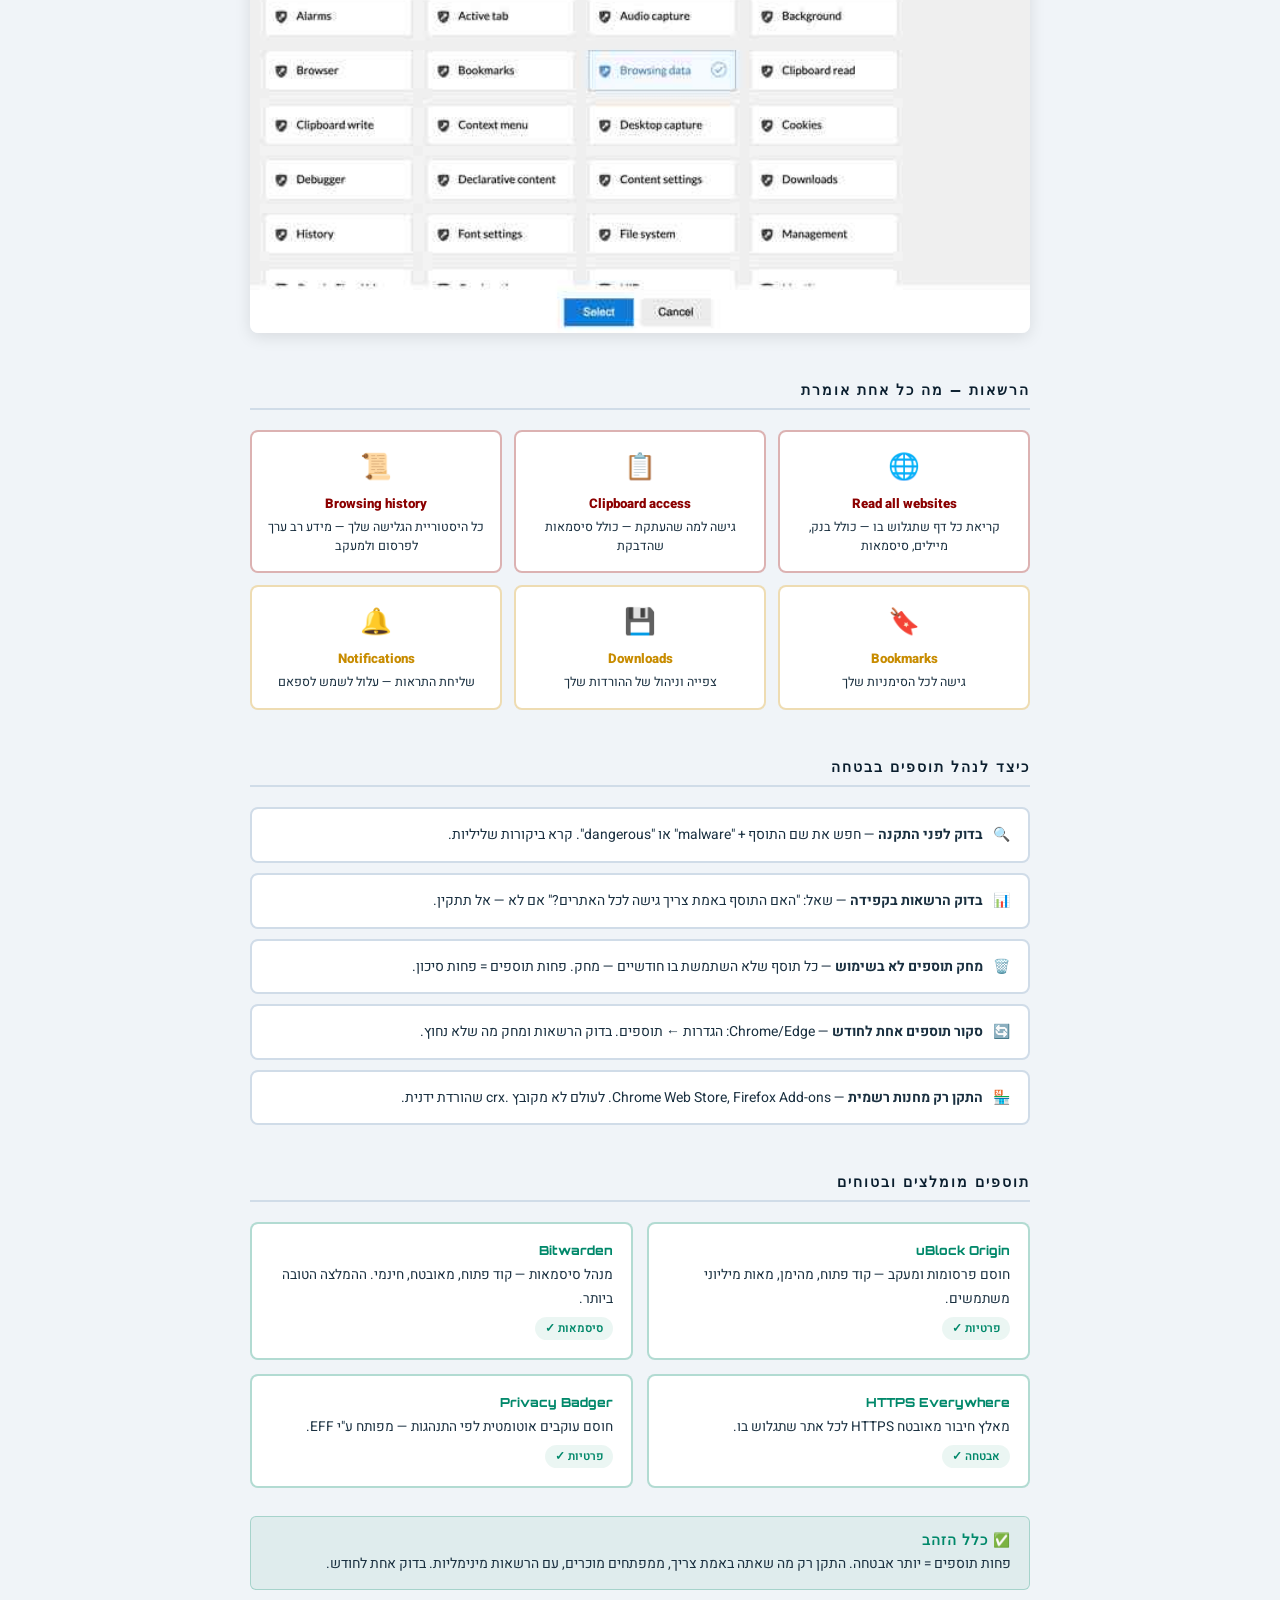
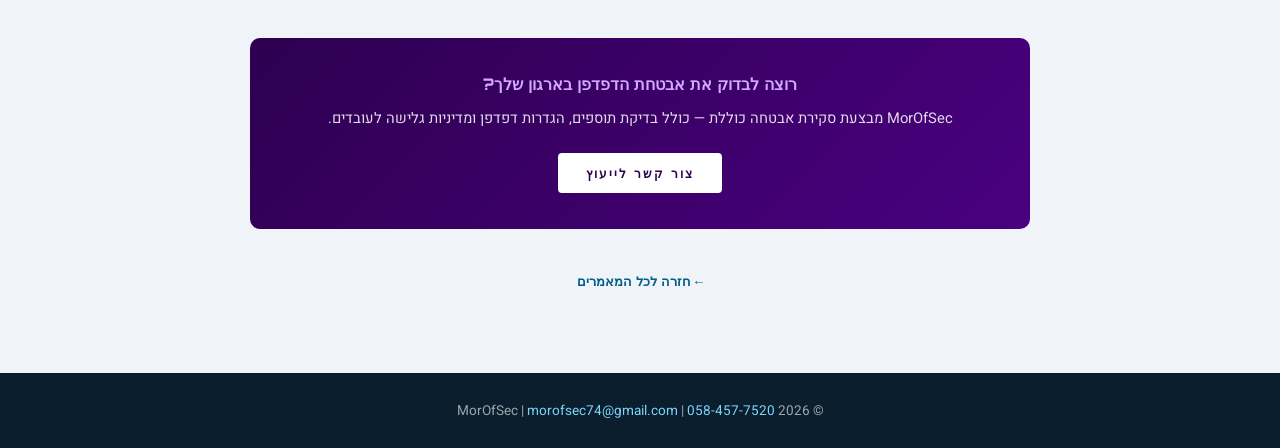
<file: article-browser-extensions.html>
<!DOCTYPE html>
<html lang="he" dir="rtl">
<head>
<meta charset="UTF-8">
<meta name="viewport" content="width=device-width, initial-scale=1.0">
<title>תוספי דפדפן והרשאות | MorOfSec</title>
<meta name="description" content="האם תוספי הדפדפן שלך בטוחים? למד כיצד לזהות תוספים מסוכנים ואיך לנהל הרשאות נכון. מאת אופיר שמשון, MorOfSec">
<meta name="keywords" content="תוספי דפדפן, הרשאות תוסף, browser extensions, אבטחת דפדפן, Chrome extensions">
<meta name="robots" content="index, follow">
<link rel="canonical" href="https://morofsec.com/article-browser-extensions.html">
<link rel="preconnect" href="https://fonts.googleapis.com">
<link rel="preconnect" href="https://fonts.gstatic.com" crossorigin>
<link href="https://fonts.googleapis.com/css2?family=Heebo:wght@400;500;600;700;800;900&family=Orbitron:wght@700;800;900&display=swap" rel="stylesheet">
<style>
*{margin:0;padding:0;box-sizing:border-box;}
:root{--bg:#f0f4f8;--bg2:#e8edf3;--white:#fff;--heading:#0a1e2e;--text:#1a3040;--muted:#2d5068;--cyan:#005f8a;--teal:#00886a;--border:#d0dce8;}
html{scroll-behavior:smooth;}
body{background:var(--bg);color:var(--text);font-family:'Heebo',sans-serif;overflow-x:hidden;}
a{text-decoration:none;color:inherit;}
nav{position:fixed;top:0;width:100%;z-index:100;padding:18px 0;backdrop-filter:blur(20px);border-bottom:1px solid var(--border);background:rgba(240,244,248,0.95);}
.nav-inner{display:flex;align-items:center;justify-content:space-between;max-width:1200px;margin:0 auto;padding:0 40px;}
.nav-logo{font-family:'Orbitron',monospace;font-size:1.4rem;font-weight:900;color:var(--heading);letter-spacing:2px;display:flex;align-items:center;gap:10px;}
.nav-logo img{width:36px;height:36px;object-fit:contain;border-radius:50%;border:2px solid var(--cyan);background:var(--white);}
.nav-logo span{color:var(--cyan);}
.nav-back{display:flex;align-items:center;gap:8px;color:var(--cyan);font-weight:600;font-size:0.9rem;}
.nav-back:hover{text-decoration:underline;}
.container{max-width:860px;margin:0 auto;padding:0 40px;}
.article-hero{padding:110px 0 50px;background:linear-gradient(135deg,#2d0050,#4a0080);color:#fff;text-align:center;}
.article-tag{display:inline-block;background:rgba(200,150,255,0.2);color:#d4a8ff;font-size:0.72rem;font-weight:700;letter-spacing:3px;padding:5px 14px;border-radius:20px;font-family:'Orbitron',monospace;text-transform:uppercase;margin-bottom:20px;}
.article-hero h1{font-family:'Orbitron',monospace;font-size:1.7rem;font-weight:900;line-height:1.3;margin-bottom:16px;}
.article-hero h1 span{color:#d4a8ff;}
.article-meta{display:flex;align-items:center;justify-content:center;gap:24px;font-size:0.85rem;color:rgba(255,255,255,0.65);margin-top:20px;flex-wrap:wrap;}
.article-body{padding:56px 0 80px;}
.article-intro{font-size:1.05rem;color:var(--text);line-height:1.95;margin-bottom:48px;padding:24px 28px;background:var(--white);border-radius:8px;border-right:4px solid #4a0080;font-weight:500;}
.section-h{font-family:'Orbitron',monospace;font-size:0.85rem;font-weight:800;color:var(--heading);letter-spacing:2px;text-transform:uppercase;margin:48px 0 20px;padding-bottom:10px;border-bottom:2px solid var(--border);}
.danger-box{background:rgba(139,0,0,0.05);border:2px solid rgba(139,0,0,0.2);border-radius:8px;padding:20px 24px;margin-bottom:20px;}
.danger-box strong{color:#8b0000;display:block;margin-bottom:8px;font-size:0.9rem;font-family:'Orbitron',monospace;}
.danger-box p{font-size:0.88rem;color:var(--text);line-height:1.8;}
.tip-box{background:rgba(0,136,106,0.07);border:1px solid rgba(0,136,106,0.25);border-radius:6px;padding:14px 18px;margin:16px 0;}
.tip-box strong{color:var(--teal);font-size:0.85rem;display:block;margin-bottom:4px;font-family:'Orbitron',monospace;letter-spacing:1px;}
.tip-box p{font-size:0.87rem;color:var(--text);line-height:1.7;margin:0;}
.signs-grid{display:grid;grid-template-columns:repeat(2,1fr);gap:14px;margin-bottom:28px;}
.sign-card{background:var(--white);border:2px solid var(--border);border-radius:8px;padding:18px;}
.sign-icon{font-size:1.5rem;margin-bottom:8px;}
.sign-title{font-weight:800;color:#8b0000;font-size:0.88rem;margin-bottom:6px;}
.sign-desc{font-size:0.84rem;color:var(--text);line-height:1.7;}
.perm-grid{display:grid;grid-template-columns:repeat(3,1fr);gap:12px;margin-bottom:24px;}
.perm-card{background:var(--white);border:2px solid var(--border);border-radius:8px;padding:16px;text-align:center;}
.perm-card.danger{border-color:rgba(139,0,0,0.3);}
.perm-card.warning{border-color:rgba(200,140,0,0.3);}
.perm-icon{font-size:1.6rem;margin-bottom:8px;}
.perm-name{font-weight:800;font-size:0.83rem;margin-bottom:4px;}
.perm-card.danger .perm-name{color:#8b0000;}
.perm-card.warning .perm-name{color:#c88c00;}
.perm-desc{font-size:0.78rem;color:var(--text);line-height:1.5;}
.safe-list{list-style:none;margin-bottom:28px;}
.safe-list li{background:var(--white);border:2px solid var(--border);border-radius:8px;padding:14px 18px;margin-bottom:10px;font-size:0.87rem;color:var(--text);line-height:1.7;display:flex;gap:10px;}
.recommended-grid{display:grid;grid-template-columns:repeat(2,1fr);gap:14px;margin-bottom:28px;}
.rec-card{background:var(--white);border:2px solid rgba(0,136,106,0.3);border-radius:8px;padding:18px;}
.rec-name{font-family:'Orbitron',monospace;font-size:0.78rem;font-weight:800;color:var(--teal);margin-bottom:6px;}
.rec-desc{font-size:0.85rem;color:var(--text);line-height:1.7;}
.rec-tag{display:inline-block;margin-top:6px;font-size:0.72rem;background:rgba(0,136,106,0.08);color:var(--teal);padding:3px 10px;border-radius:12px;font-weight:600;}
.summary-box{background:linear-gradient(135deg,#2d0050,#4a0080);border-radius:10px;padding:36px 32px;margin-top:48px;color:#fff;text-align:center;}
.summary-box h3{font-family:'Orbitron',monospace;font-size:1rem;font-weight:800;margin-bottom:12px;color:#d4a8ff;}
.summary-box p{font-size:0.92rem;color:rgba(255,255,255,0.85);line-height:1.8;margin-bottom:20px;}
.summary-box a{display:inline-block;background:#fff;color:#2d0050;padding:12px 28px;border-radius:4px;font-family:'Orbitron',monospace;font-size:0.78rem;font-weight:800;letter-spacing:2px;text-transform:uppercase;}
.back-section{text-align:center;margin-top:40px;}
.back-link{display:inline-flex;align-items:center;gap:8px;color:var(--cyan);font-weight:700;font-family:'Orbitron',monospace;font-size:0.82rem;}
.back-link:hover{text-decoration:underline;}
footer{background:var(--heading);color:rgba(255,255,255,0.6);text-align:center;padding:28px;font-size:0.85rem;}
footer a{color:#7dd3f8;}
@media(max-width:600px){
  .nav-inner,.container{padding-right:16px;padding-left:16px;}
  .article-hero{padding:90px 16px 40px;}
  .article-hero h1{font-size:1.25rem;}
  .signs-grid,.recommended-grid{grid-template-columns:1fr;}
  .perm-grid{grid-template-columns:repeat(2,1fr);}
}
</style>
</head>
<body>
<nav>
  <div class="nav-inner">
    <a href="index.html" class="nav-logo"><img src="images/logo_small.png" alt="">Mor<span>Of</span>Sec</a>
    <a href="articles.html" class="nav-back">&#8592; כל המאמרים</a>
  </div>
</nav>

<section class="article-hero">
  <div class="container">
    <div class="article-tag">דפדפן</div>
    <h1>תוספי דפדפן <span>והרשאות</span> — המדריך המלא</h1>
    <div class="article-meta">
      <span>✍️ אופיר שמשון</span>
      <span>📅 מרץ 2026</span>
      <span>⏱️ קריאה של 5 דקות</span>
    </div>
  </div>
</section>

<div style="width:100%;overflow:hidden;max-height:360px;"><img src="images/browser-security.jpg" alt="אבטחת דפדפן" style="width:100%;max-height:360px;object-fit:cover;display:block;"></div>

<section class="article-body">
  <div class="container">
    <div class="article-intro">
      תוספי דפדפן (Extensions) יכולים להיות שימושיים מאוד — חוסמי פרסומות, מנהלי סיסמאות, תרגום אוטומטי. אבל תוסף אחד זדוני יכול לגנוב סיסמאות, לקרוא כל דף שאתה גולש בו ולשלוח מידע לשרת של האקר — מבלי שתבחין.
    </div>

    <h2 class="section-h">סימנים לתוסף מסוכן</h2>
    <div class="signs-grid">
      <div class="sign-card">
        <div class="sign-icon">📊</div>
        <div class="sign-title">הרשאות מוגזמות</div>
        <div class="sign-desc">תוסף המרת יחידות שמבקש גישה לכל האתרים, היסטוריית גלישה ואנשי קשר — זהו דגל אדום ברור.</div>
      </div>
      <div class="sign-card">
        <div class="sign-icon">👤</div>
        <div class="sign-title">מפתח לא מוכר</div>
        <div class="sign-desc">בדוק את שם המפתח. מפתח ללא אתר, ללא פרטים, עם שם גנרי — סיכון גבוה.</div>
      </div>
      <div class="sign-card">
        <div class="sign-icon">⭐</div>
        <div class="sign-title">ביקורות חשודות</div>
        <div class="sign-desc">דירוג גבוה עם מעט ביקורות, או ביקורות שנכתבו ביום אחד — סימן לדירוגים מזויפים.</div>
      </div>
      <div class="sign-card">
        <div class="sign-icon">🔄</div>
        <div class="sign-title">עדכונים פתאומיים</div>
        <div class="sign-desc">תוסף לגיטימי שנמכר לגורם חדש וקיבל עדכון עם הרשאות חדשות — מצב מסוכן נפוץ.</div>
      </div>
    </div>

    <div class="danger-box">
      <strong>⚠️ מקרה אמיתי — The Great Suspender</strong>
      <p>תוסף פופולרי ל-Chrome עם מיליוני משתמשים נמכר לגורם לא ידוע ב-2021. הגרסה החדשה הכילה קוד זדוני שעקב אחרי גלישת המשתמשים. Google הסיר אותו — אבל מאות אלפי משתמשים כבר הותקפו.</p>
    </div>

    <div style="margin:24px 0;border-radius:8px;overflow:hidden;box-shadow:0 4px 16px rgba(0,0,0,0.1);"><img src="images/browser-extensions.jpg" alt="תוספי דפדפן" style="width:100%;display:block;"></div>

    <h2 class="section-h">הרשאות — מה כל אחת אומרת</h2>
    <div class="perm-grid">
      <div class="perm-card danger">
        <div class="perm-icon">🌐</div>
        <div class="perm-name">Read all websites</div>
        <div class="perm-desc">קריאת כל דף שתגלוש בו — כולל בנק, מיילים, סיסמאות</div>
      </div>
      <div class="perm-card danger">
        <div class="perm-icon">📋</div>
        <div class="perm-name">Clipboard access</div>
        <div class="perm-desc">גישה למה שהעתקת — כולל סיסמאות שהדבקת</div>
      </div>
      <div class="perm-card danger">
        <div class="perm-icon">📜</div>
        <div class="perm-name">Browsing history</div>
        <div class="perm-desc">כל היסטוריית הגלישה שלך — מידע רב ערך לפרסום ולמעקב</div>
      </div>
      <div class="perm-card warning">
        <div class="perm-icon">🔖</div>
        <div class="perm-name">Bookmarks</div>
        <div class="perm-desc">גישה לכל הסימניות שלך</div>
      </div>
      <div class="perm-card warning">
        <div class="perm-icon">💾</div>
        <div class="perm-name">Downloads</div>
        <div class="perm-desc">צפייה וניהול של ההורדות שלך</div>
      </div>
      <div class="perm-card warning">
        <div class="perm-icon">🔔</div>
        <div class="perm-name">Notifications</div>
        <div class="perm-desc">שליחת התראות — עלול לשמש לספאם</div>
      </div>
    </div>

    <h2 class="section-h">כיצד לנהל תוספים בבטחה</h2>
    <ul class="safe-list">
      <li>🔍 <div><strong>בדוק לפני התקנה</strong> — חפש את שם התוסף + "malware" או "dangerous". קרא ביקורות שליליות.</div></li>
      <li>📊 <div><strong>בדוק הרשאות בקפידה</strong> — שאל: "האם התוסף באמת צריך גישה לכל האתרים?" אם לא — אל תתקין.</div></li>
      <li>🗑️ <div><strong>מחק תוספים לא בשימוש</strong> — כל תוסף שלא השתמשת בו חודשיים — מחק. פחות תוספים = פחות סיכון.</div></li>
      <li>🔄 <div><strong>סקור תוספים אחת לחודש</strong> — Chrome/Edge: הגדרות ← תוספים. בדוק הרשאות ומחק מה שלא נחוץ.</div></li>
      <li>🏪 <div><strong>התקן רק מחנות רשמית</strong> — Chrome Web Store, Firefox Add-ons. לעולם לא מקובץ .crx שהורדת ידנית.</div></li>
    </ul>

    <h2 class="section-h">תוספים מומלצים ובטוחים</h2>
    <div class="recommended-grid">
      <div class="rec-card">
        <div class="rec-name">uBlock Origin</div>
        <div class="rec-desc">חוסם פרסומות ומעקב — קוד פתוח, מהימן, מאות מיליוני משתמשים.</div>
        <span class="rec-tag">פרטיות ✓</span>
      </div>
      <div class="rec-card">
        <div class="rec-name">Bitwarden</div>
        <div class="rec-desc">מנהל סיסמאות — קוד פתוח, מאובטח, חינמי. ההמלצה הטובה ביותר.</div>
        <span class="rec-tag">סיסמאות ✓</span>
      </div>
      <div class="rec-card">
        <div class="rec-name">HTTPS Everywhere</div>
        <div class="rec-desc">מאלץ חיבור מאובטח HTTPS לכל אתר שתגלוש בו.</div>
        <span class="rec-tag">אבטחה ✓</span>
      </div>
      <div class="rec-card">
        <div class="rec-name">Privacy Badger</div>
        <div class="rec-desc">חוסם עוקבים אוטומטית לפי התנהגות — מפותח ע"י EFF.</div>
        <span class="rec-tag">פרטיות ✓</span>
      </div>
    </div>

    <div class="tip-box">
      <strong>✅ כלל הזהב</strong>
      <p>פחות תוספים = יותר אבטחה. התקן רק מה שאתה באמת צריך, ממפתחים מוכרים, עם הרשאות מינימליות. בדוק אחת לחודש.</p>
    </div>

    <div class="summary-box">
      <h3>רוצה לבדוק את אבטחת הדפדפן בארגון שלך?</h3>
      <p>MorOfSec מבצעת סקירת אבטחה כוללת — כולל בדיקת תוספים, הגדרות דפדפן ומדיניות גלישה לעובדים.</p>
      <a href="index.html#contact">צור קשר לייעוץ</a>
    </div>

    <div class="back-section">
      <a href="articles.html" class="back-link">&#8592; חזרה לכל המאמרים</a>
    </div>
  </div>
</section>

<footer>
  <p>© 2026 MorOfSec | <a href="mailto:morofsec74@gmail.com">morofsec74@gmail.com</a> | <a href="tel:+972584577520">058-457-7520</a></p>
</footer>
</body>
</html>
</file>
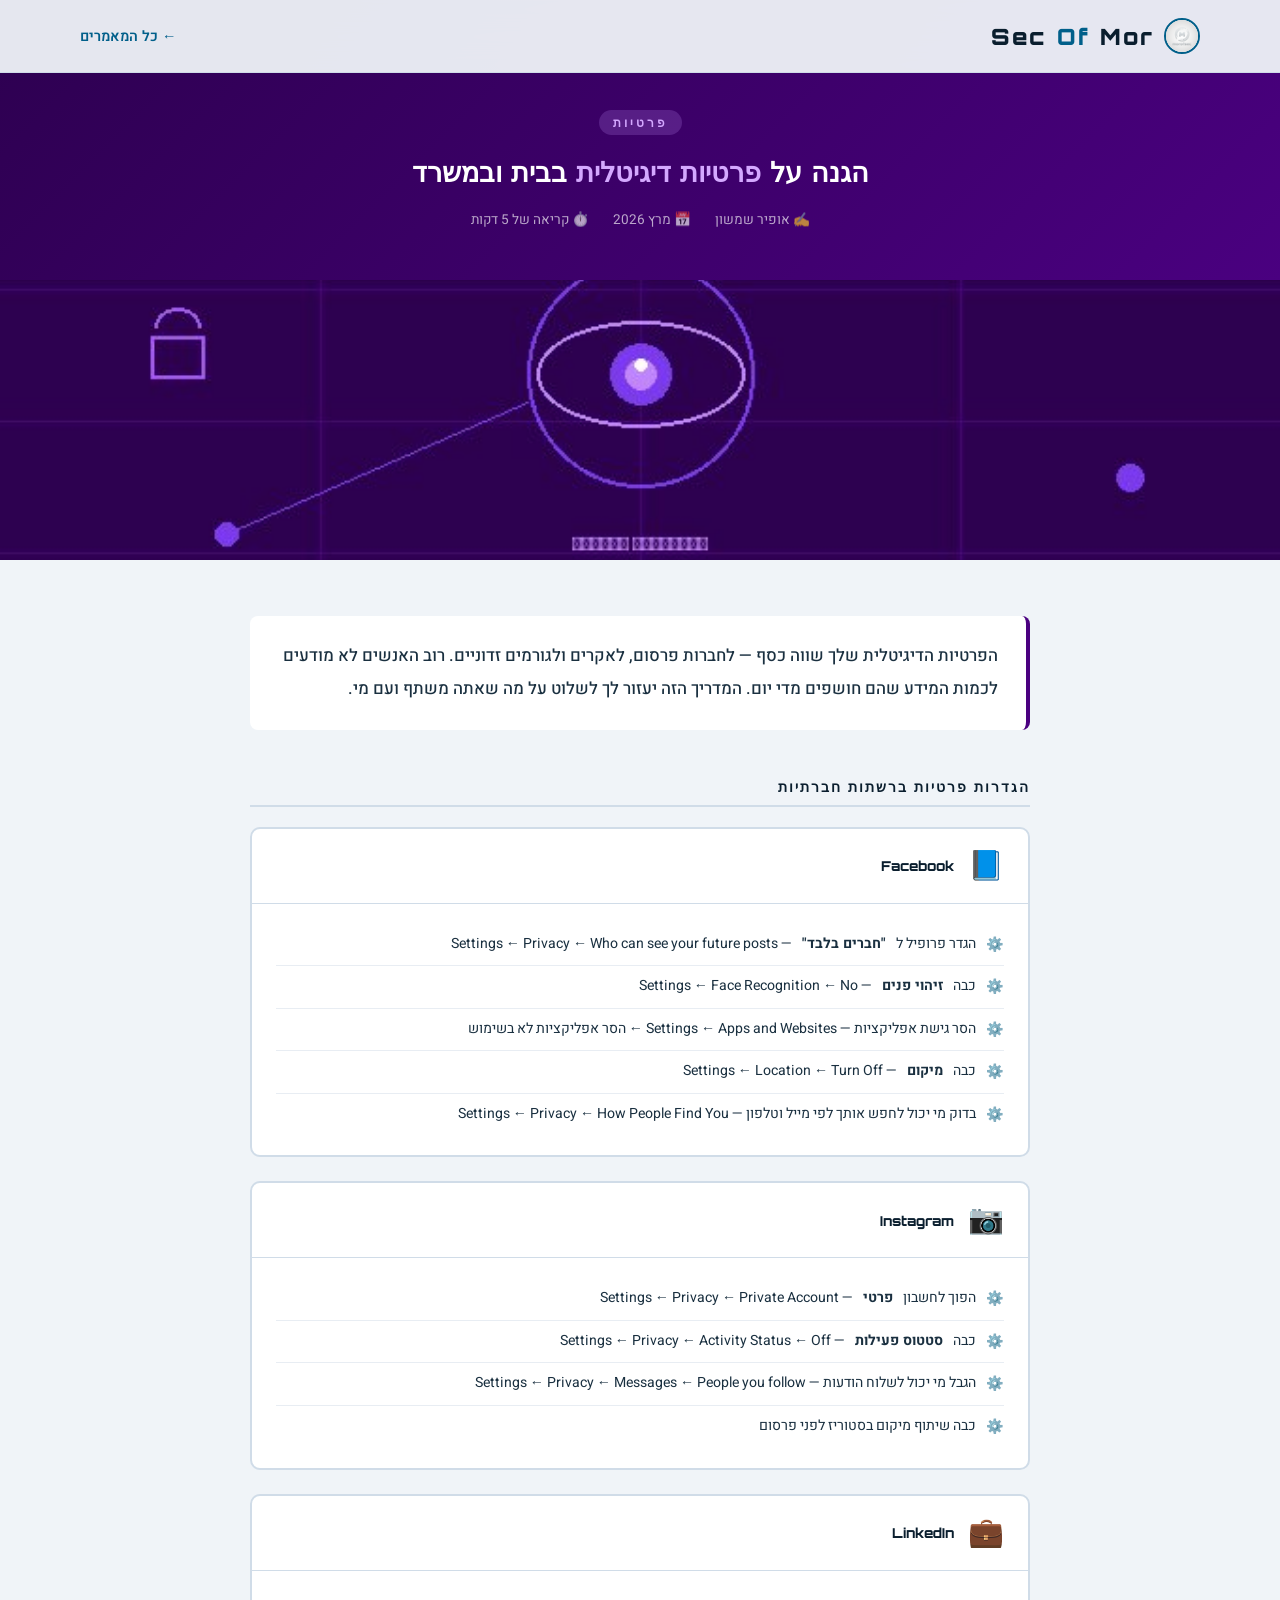
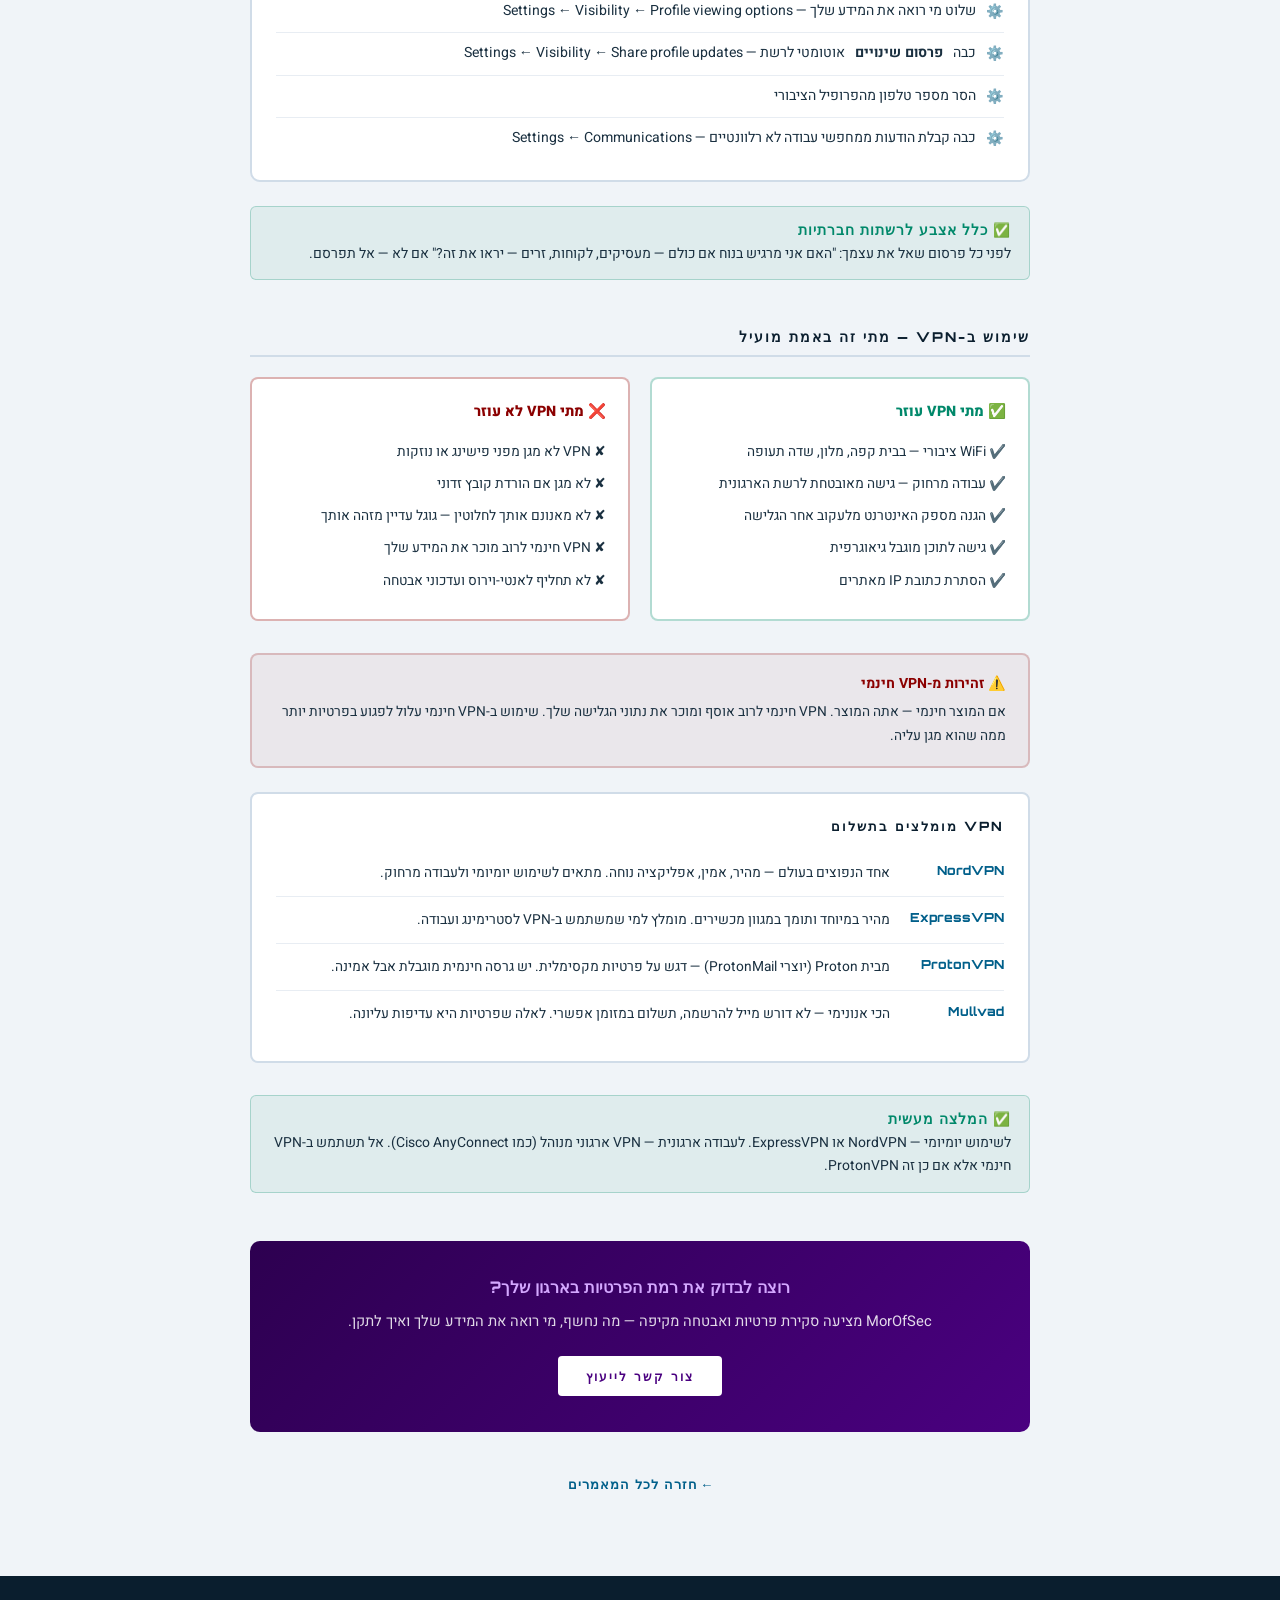
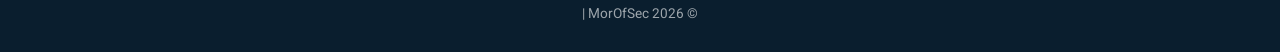
<file: article-digital-privacy.html>
<!DOCTYPE html>
<html lang="he" dir="rtl">
<head>
<meta charset="UTF-8">
<meta name="viewport" content="width=device-width, initial-scale=1.0">
<title>הגנה על פרטיות דיגיטלית | MorOfSec</title>
<meta name="description" content="הגדרות פרטיות ברשתות חברתיות, מתי VPN באמת עוזר ואיך להגן על הפרטיות שלך בבית ובמשרד. מאת אופיר שמשון, MorOfSec">
<meta name="keywords" content="פרטיות דיגיטלית, VPN, הגדרות פרטיות, רשתות חברתיות, אבטחת מידע">
<meta name="robots" content="index, follow">
<link rel="canonical" href="https://morofsec.com/article-digital-privacy.html">
<link rel="preconnect" href="https://fonts.googleapis.com">
<link rel="preconnect" href="https://fonts.gstatic.com" crossorigin>
<link href="https://fonts.googleapis.com/css2?family=Heebo:wght@400;500;600;700;800;900&family=Orbitron:wght@700;800;900&display=swap" rel="stylesheet">
<style>
*{margin:0;padding:0;box-sizing:border-box;}
:root{--bg:#f0f4f8;--bg2:#e8edf3;--white:#fff;--heading:#0a1e2e;--text:#1a3040;--muted:#2d5068;--cyan:#005f8a;--teal:#00886a;--purple:#4a0080;--border:#d0dce8;}
html{scroll-behavior:smooth;}
body{background:var(--bg);color:var(--text);font-family:'Heebo',sans-serif;overflow-x:hidden;}
a{text-decoration:none;color:inherit;}
nav{position:fixed;top:0;width:100%;z-index:100;padding:18px 0;backdrop-filter:blur(20px);border-bottom:1px solid var(--border);background:rgba(240,244,248,0.95);}
.nav-inner{display:flex;align-items:center;justify-content:space-between;max-width:1200px;margin:0 auto;padding:0 40px;}
.nav-logo{font-family:'Orbitron',monospace;font-size:1.4rem;font-weight:900;color:var(--heading);letter-spacing:2px;display:flex;align-items:center;gap:10px;}
.nav-logo img{width:36px;height:36px;object-fit:contain;border-radius:50%;border:2px solid var(--cyan);background:var(--white);}
.nav-logo span{color:var(--cyan);}
.nav-back{display:flex;align-items:center;gap:8px;color:var(--cyan);font-weight:600;font-size:0.9rem;}
.nav-back:hover{text-decoration:underline;}
.container{max-width:860px;margin:0 auto;padding:0 40px;}
.article-hero{padding:110px 0 50px;background:linear-gradient(135deg,#2d0050,#4a0080);color:#fff;text-align:center;}
.article-tag{display:inline-block;background:rgba(200,150,255,0.2);color:#d4a8ff;font-size:0.72rem;font-weight:700;letter-spacing:3px;padding:5px 14px;border-radius:20px;font-family:'Orbitron',monospace;text-transform:uppercase;margin-bottom:20px;}
.article-hero h1{font-family:'Orbitron',monospace;font-size:1.7rem;font-weight:900;line-height:1.3;margin-bottom:16px;}
.article-hero h1 span{color:#d4a8ff;}
.article-meta{display:flex;align-items:center;justify-content:center;gap:24px;font-size:0.85rem;color:rgba(255,255,255,0.65);margin-top:20px;flex-wrap:wrap;}
.article-body{padding:56px 0 80px;}
.article-intro{font-size:1.05rem;color:var(--text);line-height:1.95;margin-bottom:48px;padding:24px 28px;background:var(--white);border-radius:8px;border-right:4px solid var(--purple);font-weight:500;}
.section-h{font-family:'Orbitron',monospace;font-size:0.85rem;font-weight:800;color:var(--heading);letter-spacing:2px;text-transform:uppercase;margin:48px 0 20px;padding-bottom:10px;border-bottom:2px solid var(--border);}

/* SOCIAL NETWORKS */
.network{background:var(--white);border:2px solid var(--border);border-radius:10px;margin-bottom:24px;overflow:hidden;}
.network-header{padding:16px 24px;display:flex;align-items:center;gap:14px;border-bottom:1px solid var(--border);}
.network-icon{font-size:1.8rem;}
.network-name{font-family:'Orbitron',monospace;font-size:0.85rem;font-weight:800;color:var(--heading);}
.network-body{padding:20px 24px;}
.settings-list{list-style:none;}
.settings-list li{display:flex;align-items:flex-start;gap:10px;padding:9px 0;border-bottom:1px solid var(--bg2);font-size:0.88rem;color:var(--text);line-height:1.6;}
.settings-list li:last-child{border-bottom:none;}
.settings-list li::before{content:'⚙️';flex-shrink:0;margin-top:1px;}

/* VPN */
.vpn-grid{display:grid;grid-template-columns:1fr 1fr;gap:20px;margin-bottom:32px;}
.vpn-card{background:var(--white);border:2px solid var(--border);border-radius:8px;padding:22px;}
.vpn-card.good{border-color:rgba(0,136,106,0.3);}
.vpn-card.bad{border-color:rgba(139,0,0,0.3);}
.vpn-card-title{font-weight:800;font-size:0.9rem;margin-bottom:14px;display:flex;align-items:center;gap:8px;}
.vpn-card.good .vpn-card-title{color:var(--teal);}
.vpn-card.bad .vpn-card-title{color:#8b0000;}
.vpn-list{list-style:none;}
.vpn-list li{font-size:0.86rem;color:var(--text);line-height:1.75;padding:4px 0;}

.vpn-providers{background:var(--white);border:2px solid var(--border);border-radius:8px;padding:24px;margin-bottom:32px;}
.provider{display:flex;align-items:flex-start;gap:14px;padding:12px 0;border-bottom:1px solid var(--bg2);}
.provider:last-child{border-bottom:none;}
.provider-name{font-family:'Orbitron',monospace;font-size:0.78rem;font-weight:800;color:var(--cyan);min-width:100px;}
.provider-desc{font-size:0.86rem;color:var(--text);line-height:1.6;}

/* WARNING BOX */
.warning-box{background:rgba(139,0,0,0.05);border:2px solid rgba(139,0,0,0.2);border-radius:8px;padding:18px 22px;margin:24px 0;}
.warning-box strong{color:#8b0000;display:block;margin-bottom:6px;font-size:0.88rem;}
.warning-box p{font-size:0.86rem;color:var(--text);line-height:1.75;}

/* TIP BOX */
.tip-box{background:rgba(0,136,106,0.07);border:1px solid rgba(0,136,106,0.25);border-radius:6px;padding:14px 18px;margin:16px 0;}
.tip-box strong{color:var(--teal);font-size:0.85rem;display:block;margin-bottom:4px;font-family:'Orbitron',monospace;letter-spacing:1px;}
.tip-box p{font-size:0.87rem;color:var(--text);line-height:1.7;margin:0;}

/* SUMMARY */
.summary-box{background:linear-gradient(135deg,#2d0050,#4a0080);border-radius:10px;padding:36px 32px;margin-top:48px;color:#fff;text-align:center;}
.summary-box h3{font-family:'Orbitron',monospace;font-size:1rem;font-weight:800;margin-bottom:12px;color:#d4a8ff;}
.summary-box p{font-size:0.92rem;color:rgba(255,255,255,0.85);line-height:1.8;margin-bottom:20px;}
.summary-box a{display:inline-block;background:#fff;color:#4a0080;padding:12px 28px;border-radius:4px;font-family:'Orbitron',monospace;font-size:0.78rem;font-weight:800;letter-spacing:2px;text-transform:uppercase;}
.back-section{text-align:center;margin-top:40px;}
.back-link{display:inline-flex;align-items:center;gap:8px;color:var(--cyan);font-weight:700;font-family:'Orbitron',monospace;font-size:0.82rem;letter-spacing:1px;}
.back-link:hover{text-decoration:underline;}
footer{background:var(--heading);color:rgba(255,255,255,0.6);text-align:center;padding:28px;font-size:0.85rem;}
footer a{color:#7dd3f8;}
@media(max-width:600px){
  .nav-inner,.container{padding-right:16px;padding-left:16px;}
  .article-hero{padding:90px 16px 40px;}
  .article-hero h1{font-size:1.25rem;}
  .vpn-grid{grid-template-columns:1fr;}
  .network-body{padding:16px;}
}
</style>
</head>
<body>

<nav>
  <div class="nav-inner">
    <a href="index.html" class="nav-logo"><img src="images/logo_small.png" alt="">Mor<span>Of</span>Sec</a>
    <a href="articles.html" class="nav-back">&#8592; כל המאמרים</a>
  </div>
</nav>

<section class="article-hero">
  <div class="container">
    <div class="article-tag">פרטיות</div>
    <h1>הגנה על <span>פרטיות דיגיטלית</span> בבית ובמשרד</h1>
    <div class="article-meta">
      <span>✍️ אופיר שמשון</span>
      <span>📅 מרץ 2026</span>
      <span>⏱️ קריאה של 5 דקות</span>
    </div>
  </div>
</section>

<div style="width:100%;overflow:hidden;max-height:280px;"><img src="images/privacy-hero.jpg" alt="הגנה על פרטיות דיגיטלית" style="width:100%;max-height:280px;object-fit:cover;display:block;"></div>
<section class="article-body">
  <div class="container">
    <div class="article-intro">
      הפרטיות הדיגיטלית שלך שווה כסף — לחברות פרסום, לאקרים ולגורמים זדוניים. רוב האנשים לא מודעים לכמות המידע שהם חושפים מדי יום. המדריך הזה יעזור לך לשלוט על מה שאתה משתף ועם מי.
    </div>

    <h2 class="section-h">הגדרות פרטיות ברשתות חברתיות</h2>

    <div class="network">
      <div class="network-header">
        <div class="network-icon">📘</div>
        <div class="network-name">Facebook</div>
      </div>
      <div class="network-body">
        <ul class="settings-list">
          <li>הגדר פרופיל ל<strong>"חברים בלבד"</strong> — Settings ← Privacy ← Who can see your future posts</li>
          <li>כבה <strong>זיהוי פנים</strong> — Settings ← Face Recognition ← No</li>
          <li>הסר גישת אפליקציות — Settings ← Apps and Websites ← הסר אפליקציות לא בשימוש</li>
          <li>כבה <strong>מיקום</strong> — Settings ← Location ← Turn Off</li>
          <li>בדוק מי יכול לחפש אותך לפי מייל וטלפון — Settings ← Privacy ← How People Find You</li>
        </ul>
      </div>
    </div>

    <div class="network">
      <div class="network-header">
        <div class="network-icon">📷</div>
        <div class="network-name">Instagram</div>
      </div>
      <div class="network-body">
        <ul class="settings-list">
          <li>הפוך לחשבון <strong>פרטי</strong> — Settings ← Privacy ← Private Account</li>
          <li>כבה <strong>סטטוס פעילות</strong> — Settings ← Privacy ← Activity Status ← Off</li>
          <li>הגבל מי יכול לשלוח הודעות — Settings ← Privacy ← Messages ← People you follow</li>
          <li>כבה שיתוף מיקום בסטוריז לפני פרסום</li>
        </ul>
      </div>
    </div>

    <div class="network">
      <div class="network-header">
        <div class="network-icon">💼</div>
        <div class="network-name">LinkedIn</div>
      </div>
      <div class="network-body">
        <ul class="settings-list">
          <li>שלוט מי רואה את המידע שלך — Settings ← Visibility ← Profile viewing options</li>
          <li>כבה <strong>פרסום שינויים</strong> אוטומטי לרשת — Settings ← Visibility ← Share profile updates</li>
          <li>הסר מספר טלפון מהפרופיל הציבורי</li>
          <li>כבה קבלת הודעות ממחפשי עבודה לא רלוונטיים — Settings ← Communications</li>
        </ul>
      </div>
    </div>

    <div class="tip-box">
      <strong>✅ כלל אצבע לרשתות חברתיות</strong>
      <p>לפני כל פרסום שאל את עצמך: "האם אני מרגיש בנוח אם כולם — מעסיקים, לקוחות, זרים — יראו את זה?" אם לא — אל תפרסם.</p>
    </div>

    <h2 class="section-h">שימוש ב-VPN — מתי זה באמת מועיל</h2>

    <div class="vpn-grid">
      <div class="vpn-card good">
        <div class="vpn-card-title">✅ מתי VPN עוזר</div>
        <ul class="vpn-list">
          <li>✔️ WiFi ציבורי — בבית קפה, מלון, שדה תעופה</li>
          <li>✔️ עבודה מרחוק — גישה מאובטחת לרשת הארגונית</li>
          <li>✔️ הגנה מספק האינטרנט מלעקוב אחר הגלישה</li>
          <li>✔️ גישה לתוכן מוגבל גיאוגרפית</li>
          <li>✔️ הסתרת כתובת IP מאתרים</li>
        </ul>
      </div>
      <div class="vpn-card bad">
        <div class="vpn-card-title">❌ מתי VPN לא עוזר</div>
        <ul class="vpn-list">
          <li>✘ VPN לא מגן מפני פישינג או נוזקות</li>
          <li>✘ לא מגן אם הורדת קובץ זדוני</li>
          <li>✘ לא מאנונם אותך לחלוטין — גוגל עדיין מזהה אותך</li>
          <li>✘ VPN חינמי לרוב מוכר את המידע שלך</li>
          <li>✘ לא תחליף לאנטי-וירוס ועדכוני אבטחה</li>
        </ul>
      </div>
    </div>

    <div class="warning-box">
      <strong>⚠️ זהירות מ-VPN חינמי</strong>
      <p>אם המוצר חינמי — אתה המוצר. VPN חינמי לרוב אוסף ומוכר את נתוני הגלישה שלך. שימוש ב-VPN חינמי עלול לפגוע בפרטיות יותר ממה שהוא מגן עליה.</p>
    </div>

    <div class="vpn-providers">
      <p style="font-family:'Orbitron',monospace;font-size:0.8rem;font-weight:800;color:var(--heading);margin-bottom:16px;letter-spacing:2px;text-transform:uppercase;">VPN מומלצים בתשלום</p>
      <div class="provider">
        <div class="provider-name">NordVPN</div>
        <div class="provider-desc">אחד הנפוצים בעולם — מהיר, אמין, אפליקציה נוחה. מתאים לשימוש יומיומי ולעבודה מרחוק.</div>
      </div>
      <div class="provider">
        <div class="provider-name">ExpressVPN</div>
        <div class="provider-desc">מהיר במיוחד ותומך במגוון מכשירים. מומלץ למי שמשתמש ב-VPN לסטרימינג ועבודה.</div>
      </div>
      <div class="provider">
        <div class="provider-name">ProtonVPN</div>
        <div class="provider-desc">מבית Proton (יוצרי ProtonMail) — דגש על פרטיות מקסימלית. יש גרסה חינמית מוגבלת אבל אמינה.</div>
      </div>
      <div class="provider">
        <div class="provider-name">Mullvad</div>
        <div class="provider-desc">הכי אנונימי — לא דורש מייל להרשמה, תשלום במזומן אפשרי. לאלה שפרטיות היא עדיפות עליונה.</div>
      </div>
    </div>

    <div class="tip-box">
      <strong>✅ המלצה מעשית</strong>
      <p>לשימוש יומיומי — NordVPN או ExpressVPN. לעבודה ארגונית — VPN ארגוני מנוהל (כמו Cisco AnyConnect). אל תשתמש ב-VPN חינמי אלא אם כן זה ProtonVPN.</p>
    </div>

    <div class="summary-box">
      <h3>רוצה לבדוק את רמת הפרטיות בארגון שלך?</h3>
      <p>MorOfSec מציעה סקירת פרטיות ואבטחה מקיפה — מה נחשף, מי רואה את המידע שלך ואיך לתקן.</p>
      <a href="index.html#contact">צור קשר לייעוץ</a>
    </div>

    <div class="back-section">
      <a href="articles.html" class="back-link">&#8592; חזרה לכל המאמרים</a>
    </div>
  </div>
</section>

<footer>
  <p>© 2026 MorOfSec | <a href="/cdn-cgi/l/email-protection#9cf1f3eef3faeff9ffaba8dcfbf1fdf5f0b2fff3f1"><span class="__cf_email__" data-cfemail="d5b8baa7bab3a6b0b6
</file>
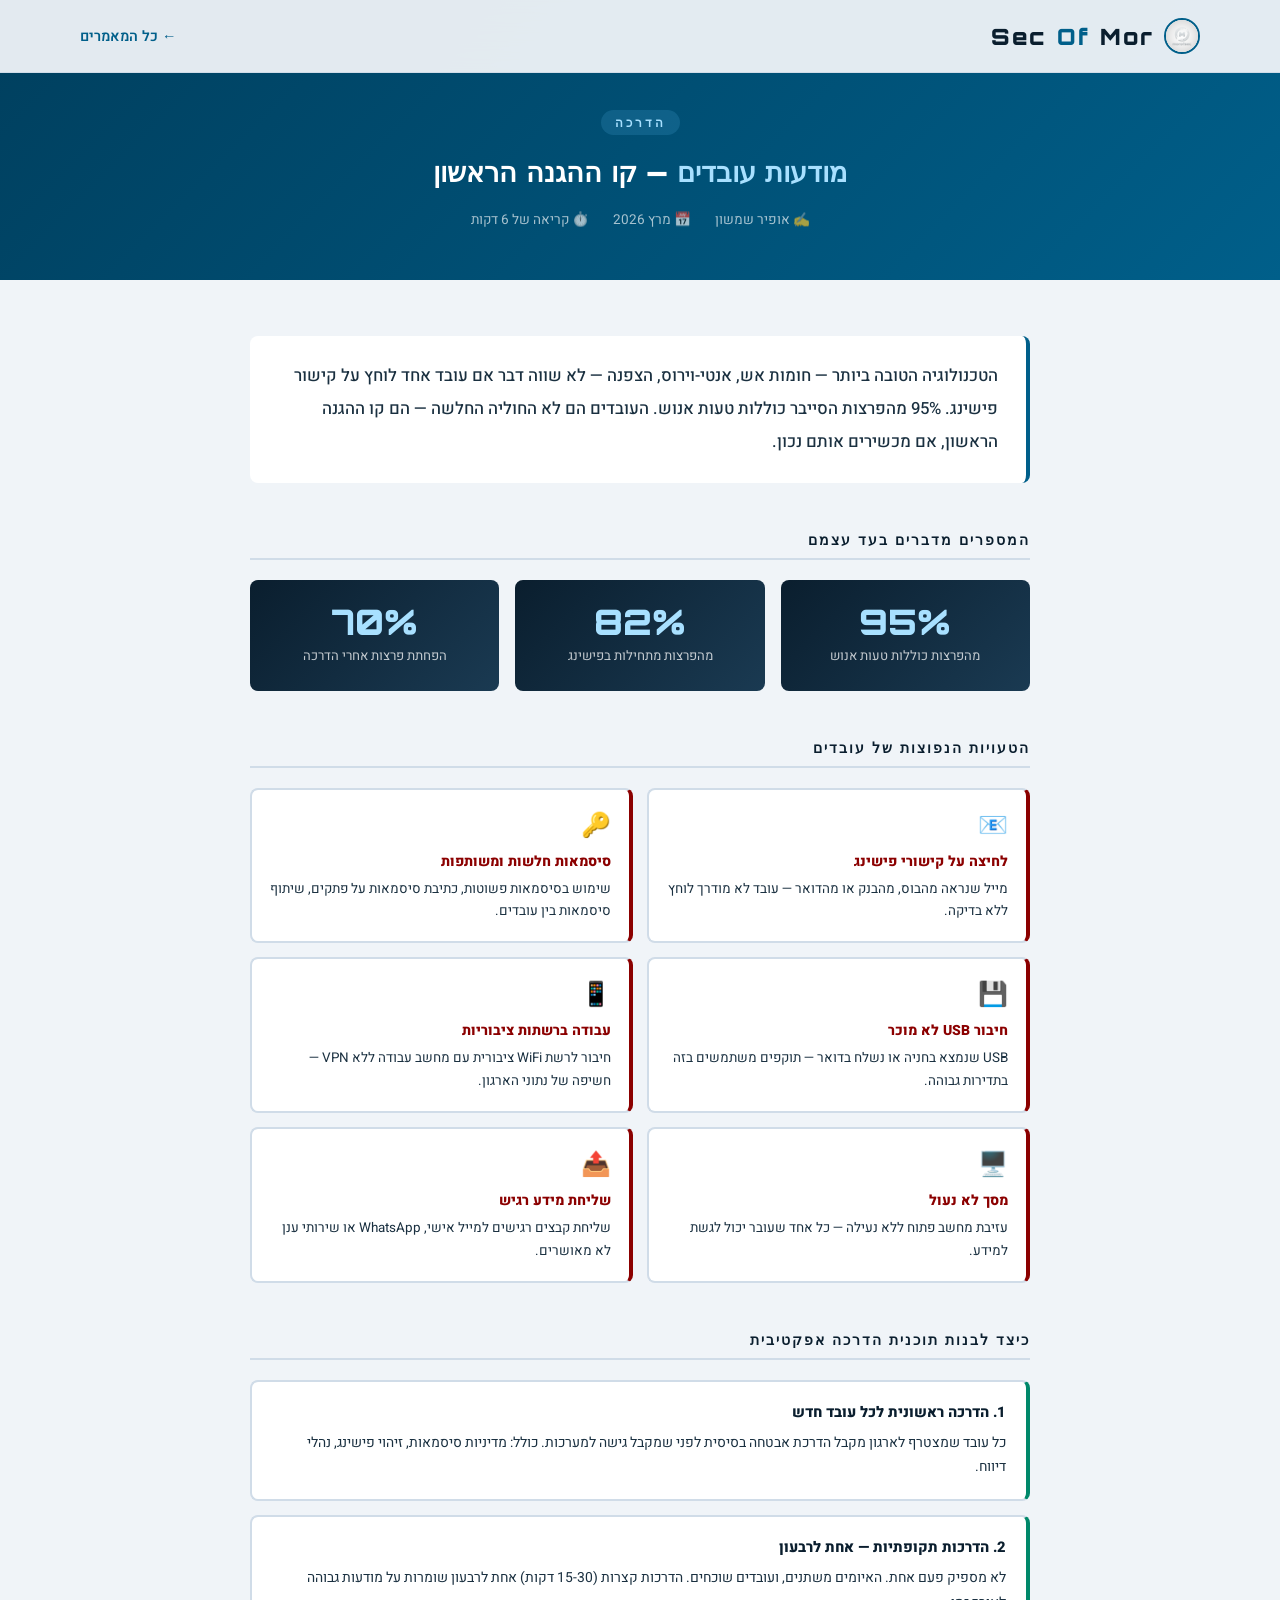
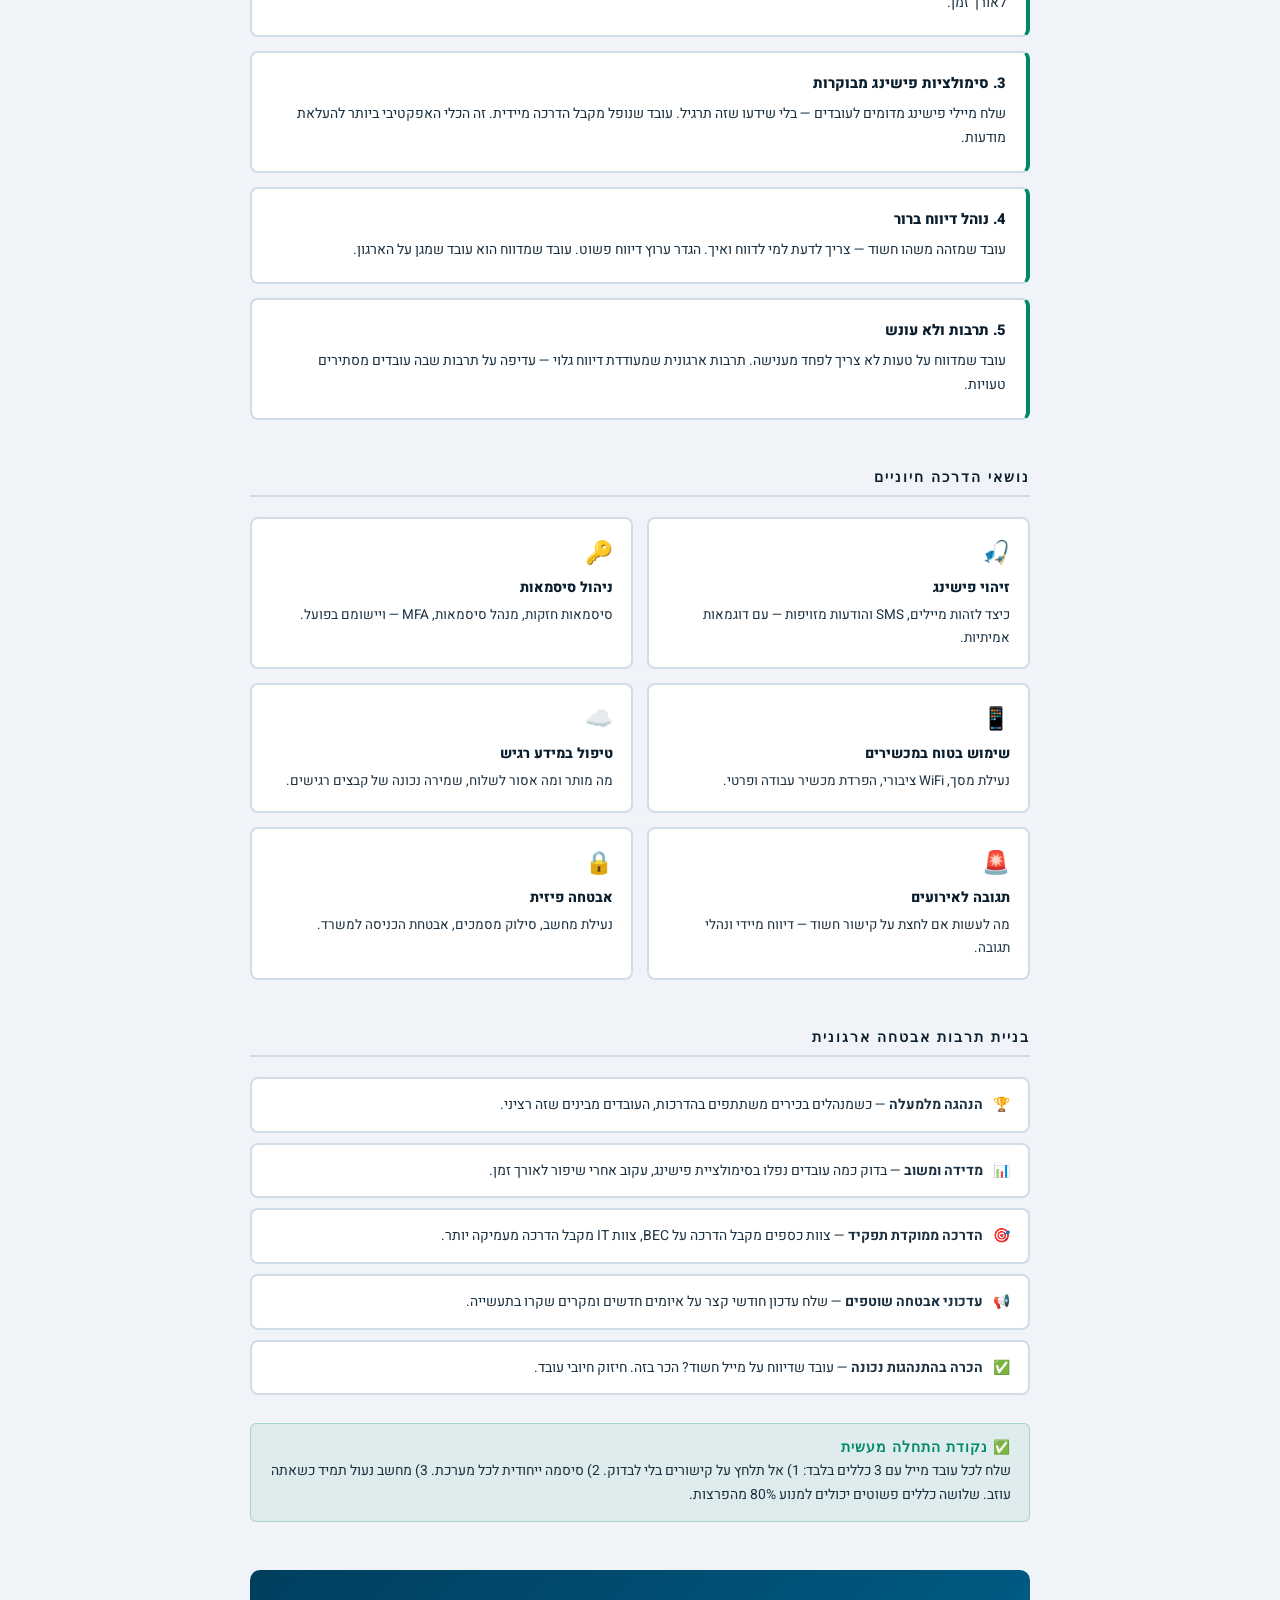
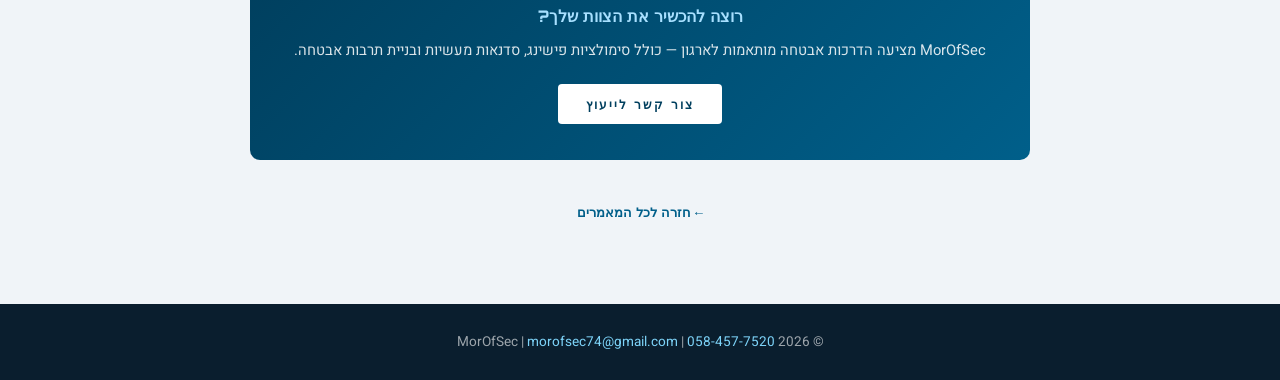
<file: article-employee-awareness.html>
<!DOCTYPE html>
<html lang="he" dir="rtl">
<head>
<meta charset="UTF-8">
<meta name="viewport" content="width=device-width, initial-scale=1.0">
<title>מודעות עובדים לאבטחת מידע | MorOfSec</title>
<meta name="description" content="95% מהפרצות נגרמות בטעות אנוש. כיצד להכשיר עובדים להיות קו ההגנה הראשון. מאת אופיר שמשון, MorOfSec">
<meta name="keywords" content="מודעות עובדים, הדרכת אבטחה, אבטחת מידע ארגונית, הכשרת עובדים, טעות אנוש סייבר">
<meta name="robots" content="index, follow">
<link rel="canonical" href="https://morofsec.com/article-employee-awareness.html">
<link rel="preconnect" href="https://fonts.googleapis.com">
<link rel="preconnect" href="https://fonts.gstatic.com" crossorigin>
<link href="https://fonts.googleapis.com/css2?family=Heebo:wght@400;500;600;700;800;900&family=Orbitron:wght@700;800;900&display=swap" rel="stylesheet">
<style>
*{margin:0;padding:0;box-sizing:border-box;}
:root{--bg:#f0f4f8;--bg2:#e8edf3;--white:#fff;--heading:#0a1e2e;--text:#1a3040;--muted:#2d5068;--cyan:#005f8a;--teal:#00886a;--border:#d0dce8;}
html{scroll-behavior:smooth;}
body{background:var(--bg);color:var(--text);font-family:'Heebo',sans-serif;overflow-x:hidden;}
a{text-decoration:none;color:inherit;}
nav{position:fixed;top:0;width:100%;z-index:100;padding:18px 0;backdrop-filter:blur(20px);border-bottom:1px solid var(--border);background:rgba(240,244,248,0.95);}
.nav-inner{display:flex;align-items:center;justify-content:space-between;max-width:1200px;margin:0 auto;padding:0 40px;}
.nav-logo{font-family:'Orbitron',monospace;font-size:1.4rem;font-weight:900;color:var(--heading);letter-spacing:2px;display:flex;align-items:center;gap:10px;}
.nav-logo img{width:36px;height:36px;object-fit:contain;border-radius:50%;border:2px solid var(--cyan);background:var(--white);}
.nav-logo span{color:var(--cyan);}
.nav-back{display:flex;align-items:center;gap:8px;color:var(--cyan);font-weight:600;font-size:0.9rem;}
.nav-back:hover{text-decoration:underline;}
.container{max-width:860px;margin:0 auto;padding:0 40px;}
.article-hero{padding:110px 0 50px;background:linear-gradient(135deg,#003f5e,#005f8a);color:#fff;text-align:center;}
.article-tag{display:inline-block;background:rgba(100,200,255,0.15);color:#a8e0ff;font-size:0.72rem;font-weight:700;letter-spacing:3px;padding:5px 14px;border-radius:20px;font-family:'Orbitron',monospace;text-transform:uppercase;margin-bottom:20px;}
.article-hero h1{font-family:'Orbitron',monospace;font-size:1.7rem;font-weight:900;line-height:1.3;margin-bottom:16px;}
.article-hero h1 span{color:#a8e0ff;}
.article-meta{display:flex;align-items:center;justify-content:center;gap:24px;font-size:0.85rem;color:rgba(255,255,255,0.65);margin-top:20px;flex-wrap:wrap;}
.article-body{padding:56px 0 80px;}
.article-intro{font-size:1.05rem;color:var(--text);line-height:1.95;margin-bottom:48px;padding:24px 28px;background:var(--white);border-radius:8px;border-right:4px solid var(--cyan);font-weight:500;}
.section-h{font-family:'Orbitron',monospace;font-size:0.85rem;font-weight:800;color:var(--heading);letter-spacing:2px;text-transform:uppercase;margin:48px 0 20px;padding-bottom:10px;border-bottom:2px solid var(--border);}
.stat-grid{display:grid;grid-template-columns:repeat(3,1fr);gap:16px;margin-bottom:32px;}
.stat-card{background:linear-gradient(135deg,#0a1e2e,#1a3a52);border-radius:8px;padding:24px;text-align:center;color:#fff;}
.stat-num{font-family:'Orbitron',monospace;font-size:2.2rem;font-weight:900;color:#a8e0ff;line-height:1;}
.stat-label{font-size:0.82rem;color:rgba(255,255,255,0.75);margin-top:8px;line-height:1.5;}
.mistake-grid{display:grid;grid-template-columns:repeat(2,1fr);gap:14px;margin-bottom:28px;}
.mistake-card{background:var(--white);border:2px solid var(--border);border-radius:8px;padding:18px;border-right:4px solid #8b0000;}
.mistake-icon{font-size:1.5rem;margin-bottom:8px;}
.mistake-title{font-weight:800;color:#8b0000;font-size:0.88rem;margin-bottom:6px;}
.mistake-desc{font-size:0.84rem;color:var(--text);line-height:1.7;}
.training-steps{counter-reset:step;}
.training-step{background:var(--white);border:2px solid var(--border);border-radius:8px;padding:20px 20px 20px 26px;margin-bottom:14px;border-right:4px solid var(--teal);}
.step-title{font-weight:800;color:var(--heading);margin-bottom:8px;font-size:0.92rem;}
.step-desc{font-size:0.87rem;color:var(--text);line-height:1.75;}
.topics-grid{display:grid;grid-template-columns:repeat(2,1fr);gap:14px;margin-bottom:28px;}
.topic-card{background:var(--white);border:2px solid var(--border);border-radius:8px;padding:18px;}
.topic-icon{font-size:1.4rem;margin-bottom:8px;}
.topic-title{font-weight:800;color:var(--heading);font-size:0.88rem;margin-bottom:6px;}
.topic-desc{font-size:0.84rem;color:var(--text);line-height:1.7;}
.tip-box{background:rgba(0,136,106,0.07);border:1px solid rgba(0,136,106,0.25);border-radius:6px;padding:14px 18px;margin:16px 0;}
.tip-box strong{color:var(--teal);font-size:0.85rem;display:block;margin-bottom:4px;font-family:'Orbitron',monospace;letter-spacing:1px;}
.tip-box p{font-size:0.87rem;color:var(--text);line-height:1.7;margin:0;}
.culture-list{list-style:none;margin-bottom:28px;}
.culture-list li{background:var(--white);border:2px solid var(--border);border-radius:8px;padding:14px 18px;margin-bottom:10px;font-size:0.87rem;color:var(--text);line-height:1.7;display:flex;gap:10px;}
.summary-box{background:linear-gradient(135deg,#003f5e,#005f8a);border-radius:10px;padding:36px 32px;margin-top:48px;color:#fff;text-align:center;}
.summary-box h3{font-family:'Orbitron',monospace;font-size:1rem;font-weight:800;margin-bottom:12px;color:#a8e0ff;}
.summary-box p{font-size:0.92rem;color:rgba(255,255,255,0.85);line-height:1.8;margin-bottom:20px;}
.summary-box a{display:inline-block;background:#fff;color:#003f5e;padding:12px 28px;border-radius:4px;font-family:'Orbitron',monospace;font-size:0.78rem;font-weight:800;letter-spacing:2px;text-transform:uppercase;}
.back-section{text-align:center;margin-top:40px;}
.back-link{display:inline-flex;align-items:center;gap:8px;color:var(--cyan);font-weight:700;font-family:'Orbitron',monospace;font-size:0.82rem;}
.back-link:hover{text-decoration:underline;}
footer{background:var(--heading);color:rgba(255,255,255,0.6);text-align:center;padding:28px;font-size:0.85rem;}
footer a{color:#7dd3f8;}
@media(max-width:600px){
  .nav-inner,.container{padding-right:16px;padding-left:16px;}
  .article-hero{padding:90px 16px 40px;}
  .article-hero h1{font-size:1.25rem;}
  .stat-grid{grid-template-columns:1fr;}
  .mistake-grid,.topics-grid{grid-template-columns:1fr;}
}
</style>
</head>
<body>
<nav>
  <div class="nav-inner">
    <a href="index.html" class="nav-logo"><img src="images/logo_small.png" alt="">Mor<span>Of</span>Sec</a>
    <a href="articles.html" class="nav-back">&#8592; כל המאמרים</a>
  </div>
</nav>

<section class="article-hero">
  <div class="container">
    <div class="article-tag">הדרכה</div>
    <h1><span>מודעות עובדים</span> — קו ההגנה הראשון</h1>
    <div class="article-meta">
      <span>✍️ אופיר שמשון</span>
      <span>📅 מרץ 2026</span>
      <span>⏱️ קריאה של 6 דקות</span>
    </div>
  </div>
</section>

<section class="article-body">
  <div class="container">
    <div class="article-intro">
      הטכנולוגיה הטובה ביותר — חומות אש, אנטי-וירוס, הצפנה — לא שווה דבר אם עובד אחד לוחץ על קישור פישינג. 95% מהפרצות הסייבר כוללות טעות אנוש. העובדים הם לא החוליה החלשה — הם קו ההגנה הראשון, אם מכשירים אותם נכון.
    </div>

    <h2 class="section-h">המספרים מדברים בעד עצמם</h2>
    <div class="stat-grid">
      <div class="stat-card">
        <div class="stat-num">95%</div>
        <div class="stat-label">מהפרצות כוללות טעות אנוש</div>
      </div>
      <div class="stat-card">
        <div class="stat-num">82%</div>
        <div class="stat-label">מהפרצות מתחילות בפישינג</div>
      </div>
      <div class="stat-card">
        <div class="stat-num">70%</div>
        <div class="stat-label">הפחתת פרצות אחרי הדרכה</div>
      </div>
    </div>

    <h2 class="section-h">הטעויות הנפוצות של עובדים</h2>
    <div class="mistake-grid">
      <div class="mistake-card">
        <div class="mistake-icon">📧</div>
        <div class="mistake-title">לחיצה על קישורי פישינג</div>
        <div class="mistake-desc">מייל שנראה מהבוס, מהבנק או מהדואר — עובד לא מודרך לוחץ ללא בדיקה.</div>
      </div>
      <div class="mistake-card">
        <div class="mistake-icon">🔑</div>
        <div class="mistake-title">סיסמאות חלשות ומשותפות</div>
        <div class="mistake-desc">שימוש בסיסמאות פשוטות, כתיבת סיסמאות על פתקים, שיתוף סיסמאות בין עובדים.</div>
      </div>
      <div class="mistake-card">
        <div class="mistake-icon">💾</div>
        <div class="mistake-title">חיבור USB לא מוכר</div>
        <div class="mistake-desc">USB שנמצא בחניה או נשלח בדואר — תוקפים משתמשים בזה בתדירות גבוהה.</div>
      </div>
      <div class="mistake-card">
        <div class="mistake-icon">📱</div>
        <div class="mistake-title">עבודה ברשתות ציבוריות</div>
        <div class="mistake-desc">חיבור לרשת WiFi ציבורית עם מחשב עבודה ללא VPN — חשיפה של נתוני הארגון.</div>
      </div>
      <div class="mistake-card">
        <div class="mistake-icon">🖥️</div>
        <div class="mistake-title">מסך לא נעול</div>
        <div class="mistake-desc">עזיבת מחשב פתוח ללא נעילה — כל אחד שעובר יכול לגשת למידע.</div>
      </div>
      <div class="mistake-card">
        <div class="mistake-icon">📤</div>
        <div class="mistake-title">שליחת מידע רגיש</div>
        <div class="mistake-desc">שליחת קבצים רגישים למייל אישי, WhatsApp או שירותי ענן לא מאושרים.</div>
      </div>
    </div>

    <h2 class="section-h">כיצד לבנות תוכנית הדרכה אפקטיבית</h2>
    <div class="training-step">
      <div class="step-title">1. הדרכה ראשונית לכל עובד חדש</div>
      <div class="step-desc">כל עובד שמצטרף לארגון מקבל הדרכת אבטחה בסיסית לפני שמקבל גישה למערכות. כולל: מדיניות סיסמאות, זיהוי פישינג, נהלי דיווח.</div>
    </div>
    <div class="training-step">
      <div class="step-title">2. הדרכות תקופתיות — אחת לרבעון</div>
      <div class="step-desc">לא מספיק פעם אחת. האיומים משתנים, ועובדים שוכחים. הדרכות קצרות (15-30 דקות) אחת לרבעון שומרות על מודעות גבוהה לאורך זמן.</div>
    </div>
    <div class="training-step">
      <div class="step-title">3. סימולציות פישינג מבוקרות</div>
      <div class="step-desc">שלח מיילי פישינג מדומים לעובדים — בלי שידעו שזה תרגיל. עובד שנופל מקבל הדרכה מיידית. זה הכלי האפקטיבי ביותר להעלאת מודעות.</div>
    </div>
    <div class="training-step">
      <div class="step-title">4. נוהל דיווח ברור</div>
      <div class="step-desc">עובד שמזהה משהו חשוד — צריך לדעת למי לדווח ואיך. הגדר ערוץ דיווח פשוט. עובד שמדווח הוא עובד שמגן על הארגון.</div>
    </div>
    <div class="training-step">
      <div class="step-title">5. תרבות ולא עונש</div>
      <div class="step-desc">עובד שמדווח על טעות לא צריך לפחד מענישה. תרבות ארגונית שמעודדת דיווח גלוי — עדיפה על תרבות שבה עובדים מסתירים טעויות.</div>
    </div>

    <h2 class="section-h">נושאי הדרכה חיוניים</h2>
    <div class="topics-grid">
      <div class="topic-card">
        <div class="topic-icon">🎣</div>
        <div class="topic-title">זיהוי פישינג</div>
        <div class="topic-desc">כיצד לזהות מיילים, SMS והודעות מזויפות — עם דוגמאות אמיתיות.</div>
      </div>
      <div class="topic-card">
        <div class="topic-icon">🔑</div>
        <div class="topic-title">ניהול סיסמאות</div>
        <div class="topic-desc">סיסמאות חזקות, מנהל סיסמאות, MFA — ויישומם בפועל.</div>
      </div>
      <div class="topic-card">
        <div class="topic-icon">📱</div>
        <div class="topic-title">שימוש בטוח במכשירים</div>
        <div class="topic-desc">נעילת מסך, WiFi ציבורי, הפרדת מכשיר עבודה ופרטי.</div>
      </div>
      <div class="topic-card">
        <div class="topic-icon">☁️</div>
        <div class="topic-title">טיפול במידע רגיש</div>
        <div class="topic-desc">מה מותר ומה אסור לשלוח, שמירה נכונה של קבצים רגישים.</div>
      </div>
      <div class="topic-card">
        <div class="topic-icon">🚨</div>
        <div class="topic-title">תגובה לאירועים</div>
        <div class="topic-desc">מה לעשות אם לחצת על קישור חשוד — דיווח מיידי ונהלי תגובה.</div>
      </div>
      <div class="topic-card">
        <div class="topic-icon">🔒</div>
        <div class="topic-title">אבטחה פיזית</div>
        <div class="topic-desc">נעילת מחשב, סילוק מסמכים, אבטחת הכניסה למשרד.</div>
      </div>
    </div>

    <h2 class="section-h">בניית תרבות אבטחה ארגונית</h2>
    <ul class="culture-list">
      <li>🏆 <div><strong>הנהגה מלמעלה</strong> — כשמנהלים בכירים משתתפים בהדרכות, העובדים מבינים שזה רציני.</div></li>
      <li>📊 <div><strong>מדידה ומשוב</strong> — בדוק כמה עובדים נפלו בסימולציית פישינג, עקוב אחרי שיפור לאורך זמן.</div></li>
      <li>🎯 <div><strong>הדרכה ממוקדת תפקיד</strong> — צוות כספים מקבל הדרכה על BEC, צוות IT מקבל הדרכה מעמיקה יותר.</div></li>
      <li>📢 <div><strong>עדכוני אבטחה שוטפים</strong> — שלח עדכון חודשי קצר על איומים חדשים ומקרים שקרו בתעשייה.</div></li>
      <li>✅ <div><strong>הכרה בהתנהגות נכונה</strong> — עובד שדיווח על מייל חשוד? הכר בזה. חיזוק חיובי עובד.</div></li>
    </ul>

    <div class="tip-box">
      <strong>✅ נקודת התחלה מעשית</strong>
      <p>שלח לכל עובד מייל עם 3 כללים בלבד: 1) אל תלחץ על קישורים בלי לבדוק. 2) סיסמה ייחודית לכל מערכת. 3) מחשב נעול תמיד כשאתה עוזב. שלושה כללים פשוטים יכולים למנוע 80% מהפרצות.</p>
    </div>

    <div class="summary-box">
      <h3>רוצה להכשיר את הצוות שלך?</h3>
      <p>MorOfSec מציעה הדרכות אבטחה מותאמות לארגון — כולל סימולציות פישינג, סדנאות מעשיות ובניית תרבות אבטחה.</p>
      <a href="index.html#contact">צור קשר לייעוץ</a>
    </div>

    <div class="back-section">
      <a href="articles.html" class="back-link">&#8592; חזרה לכל המאמרים</a>
    </div>
  </div>
</section>

<footer>
  <p>© 2026 MorOfSec | <a href="mailto:morofsec74@gmail.com">morofsec74@gmail.com</a> | <a href="tel:+972584577520">058-457-7520</a></p>
</footer>
</body>
</html>
</file>
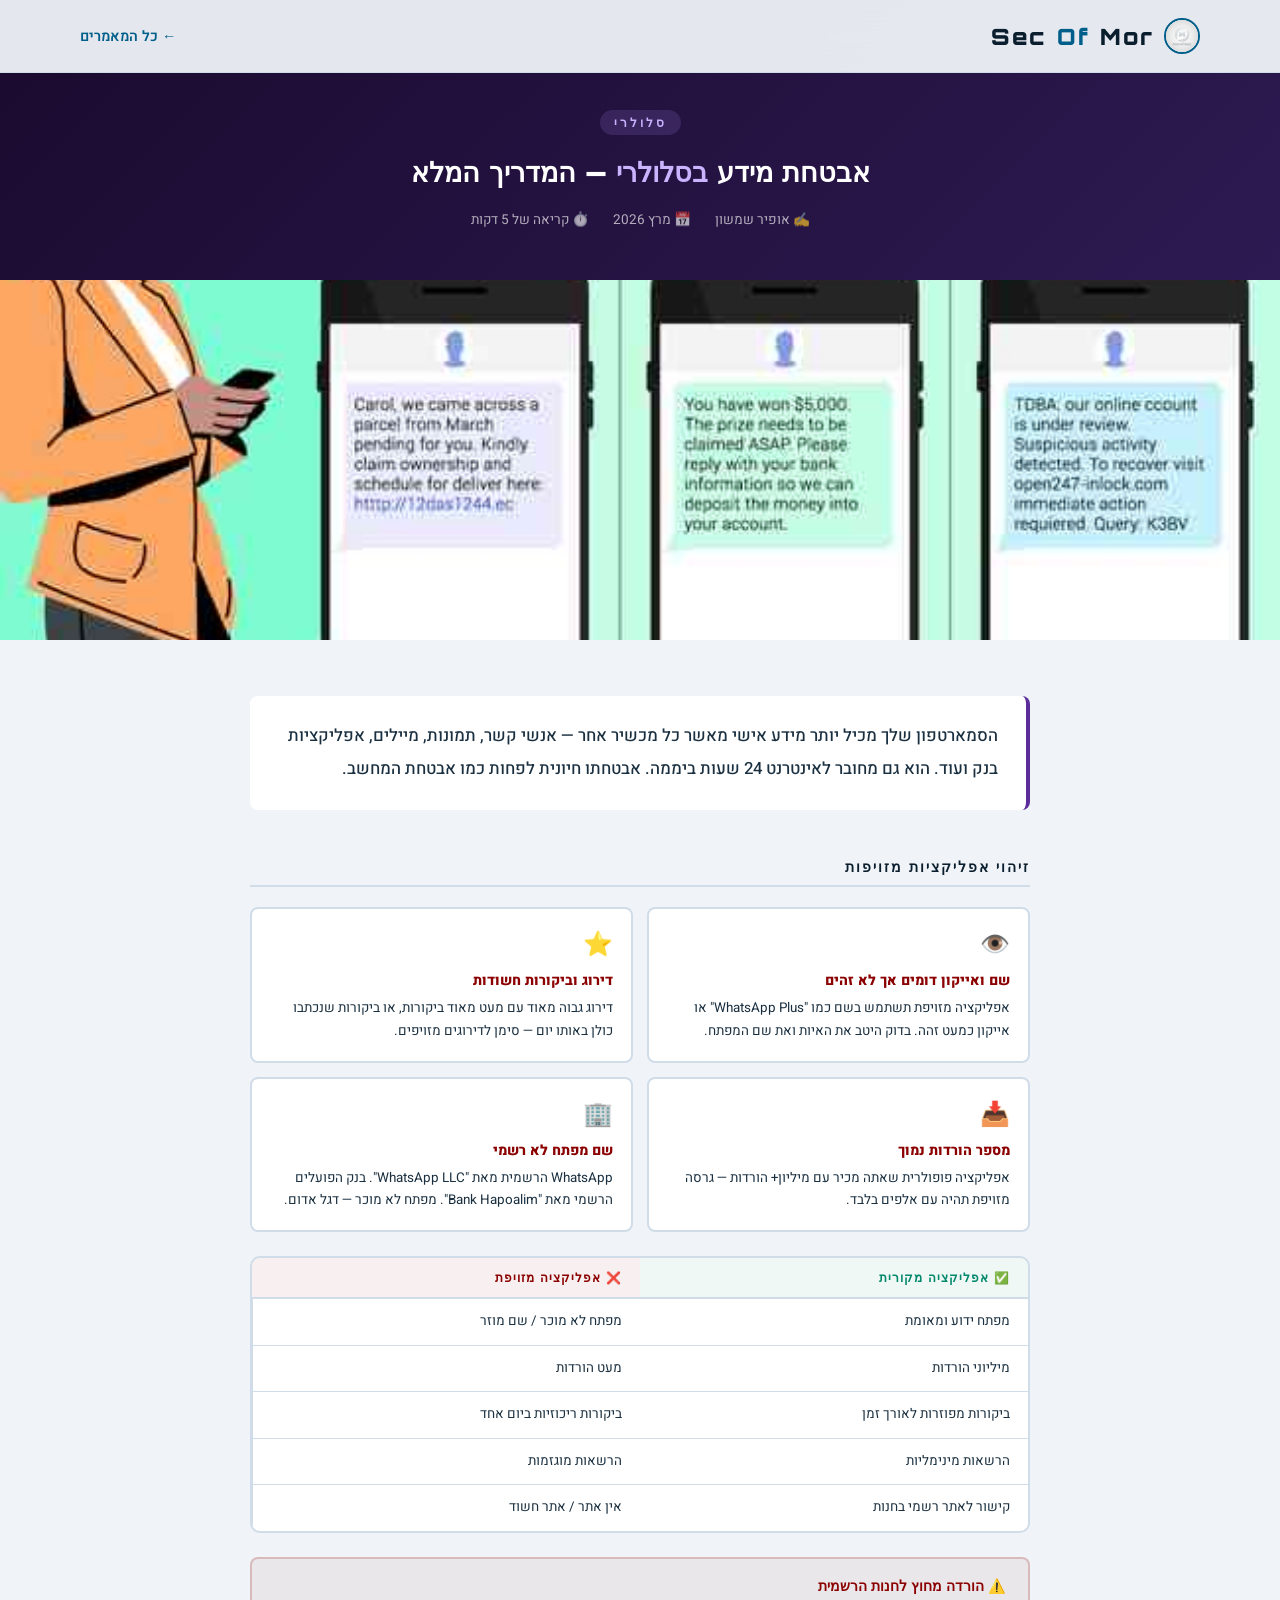
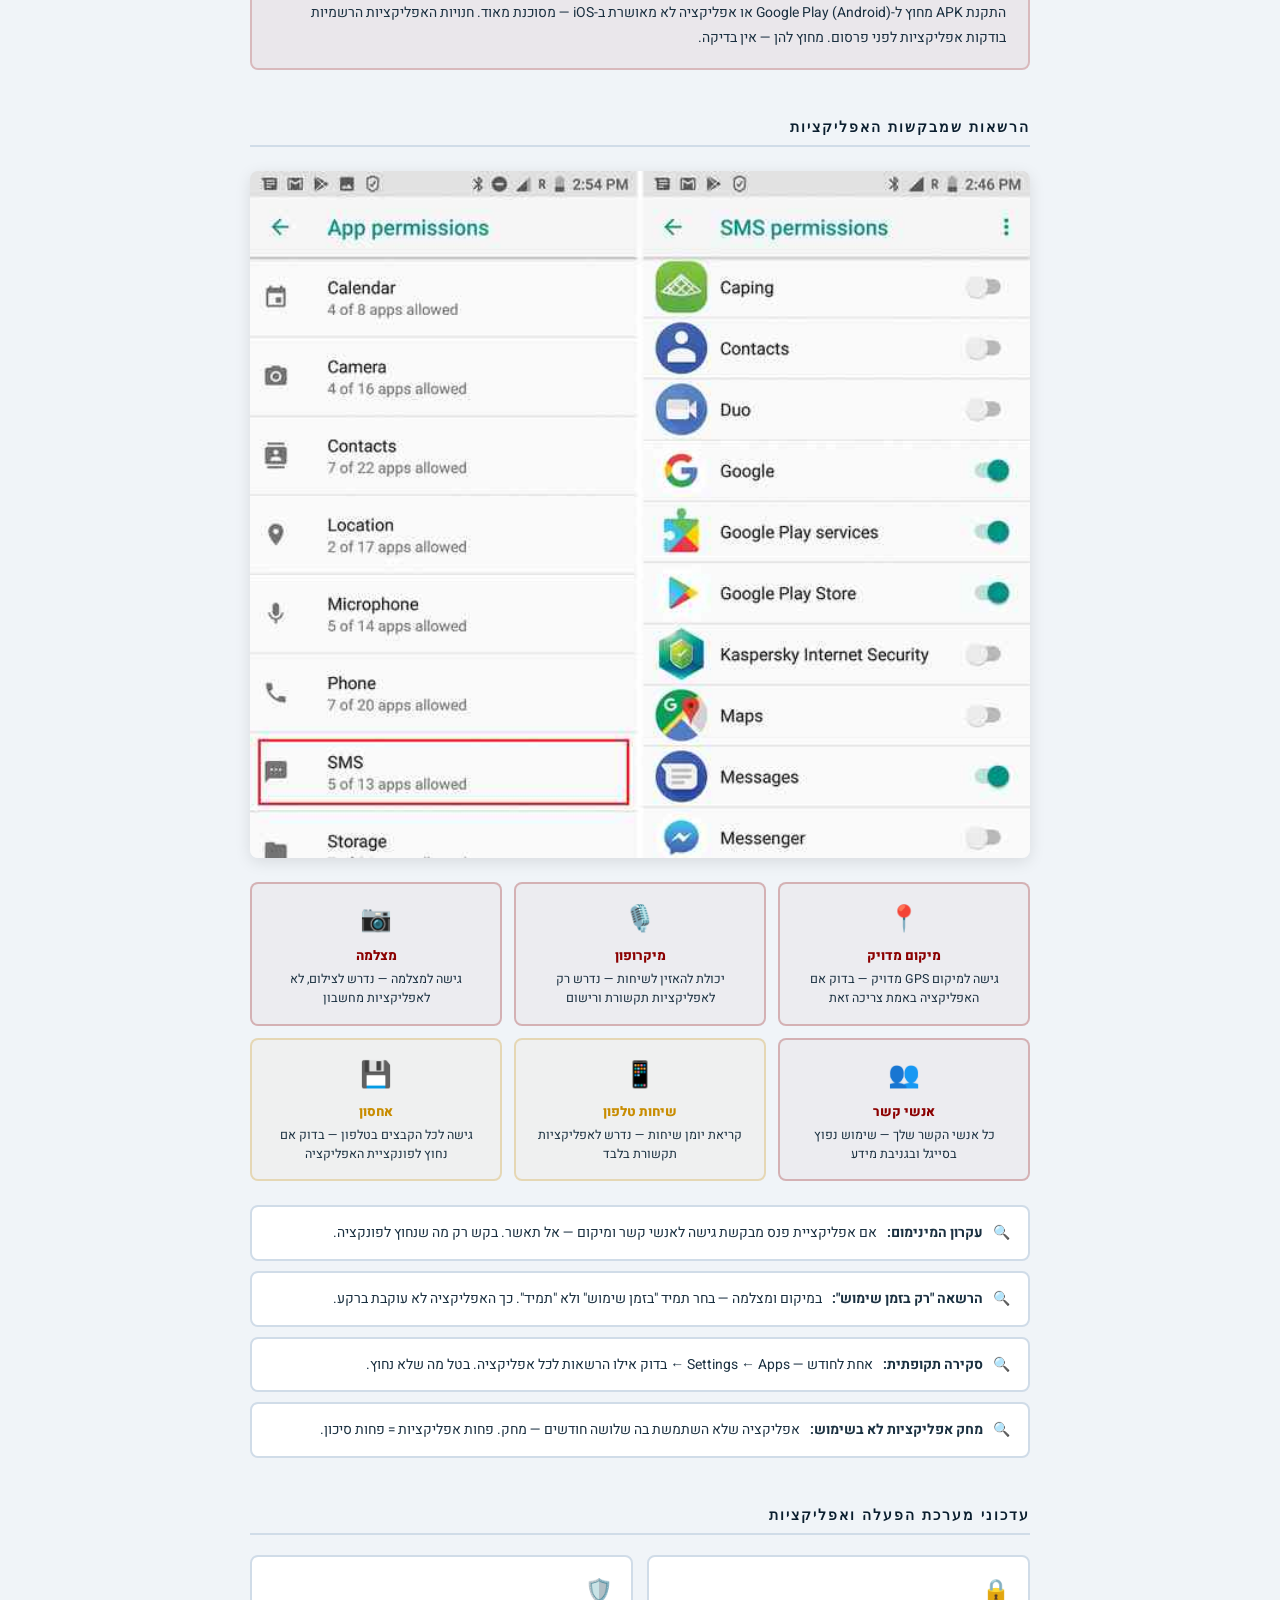
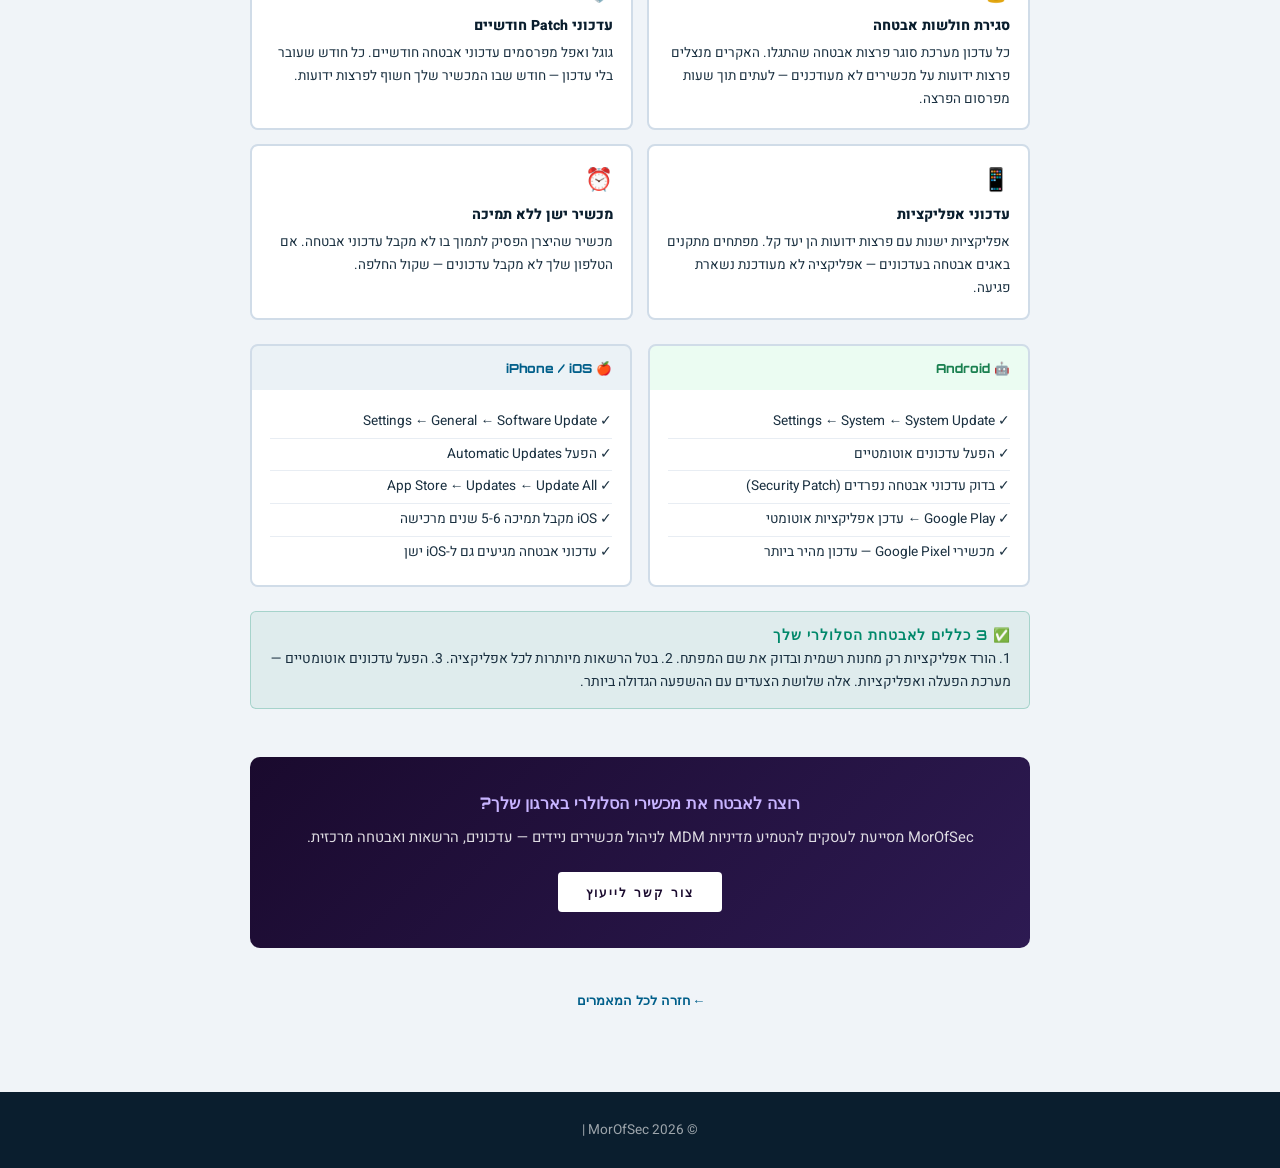
<file: article-mobile-security.html>
<!DOCTYPE html>
<html lang="he" dir="rtl">
<head>
<meta charset="UTF-8">
<meta name="viewport" content="width=device-width, initial-scale=1.0">
<title>אבטחת מידע בסלולרי | MorOfSec</title>
<meta name="description" content="זיהוי אפליקציות מזויפות, הרשאות מסוכנות ועדכוני מערכת הפעלה. מאת אופיר שמשון, MorOfSec">
<meta name="keywords" content="אבטחת סלולרי, אפליקציות מזויפות, הרשאות אפליקציה, עדכוני אנדרואיד, עדכוני iOS, אבטחת טלפון">
<meta name="robots" content="index, follow">
<link rel="canonical" href="https://morofsec.com/article-mobile-security.html">
<link rel="preconnect" href="https://fonts.googleapis.com">
<link rel="preconnect" href="https://fonts.gstatic.com" crossorigin>
<link href="https://fonts.googleapis.com/css2?family=Heebo:wght@400;500;600;700;800;900&family=Orbitron:wght@700;800;900&display=swap" rel="stylesheet">
<style>
*{margin:0;padding:0;box-sizing:border-box;}
:root{--bg:#f0f4f8;--bg2:#e8edf3;--white:#fff;--heading:#0a1e2e;--text:#1a3040;--muted:#2d5068;--cyan:#005f8a;--teal:#00886a;--border:#d0dce8;}
html{scroll-behavior:smooth;}
body{background:var(--bg);color:var(--text);font-family:'Heebo',sans-serif;overflow-x:hidden;}
a{text-decoration:none;color:inherit;}
nav{position:fixed;top:0;width:100%;z-index:100;padding:18px 0;backdrop-filter:blur(20px);border-bottom:1px solid var(--border);background:rgba(240,244,248,0.95);}
.nav-inner{display:flex;align-items:center;justify-content:space-between;max-width:1200px;margin:0 auto;padding:0 40px;}
.nav-logo{font-family:'Orbitron',monospace;font-size:1.4rem;font-weight:900;color:var(--heading);letter-spacing:2px;display:flex;align-items:center;gap:10px;}
.nav-logo img{width:36px;height:36px;object-fit:contain;border-radius:50%;border:2px solid var(--cyan);background:var(--white);}
.nav-logo span{color:var(--cyan);}
.nav-back{display:flex;align-items:center;gap:8px;color:var(--cyan);font-weight:600;font-size:0.9rem;}
.nav-back:hover{text-decoration:underline;}
.container{max-width:860px;margin:0 auto;padding:0 40px;}
.article-hero{padding:110px 0 50px;background:linear-gradient(135deg,#1a0a2e,#2d1a52);color:#fff;text-align:center;}
.article-tag{display:inline-block;background:rgba(180,150,255,0.15);color:#c8b4ff;font-size:0.72rem;font-weight:700;letter-spacing:3px;padding:5px 14px;border-radius:20px;font-family:'Orbitron',monospace;text-transform:uppercase;margin-bottom:20px;}
.article-hero h1{font-family:'Orbitron',monospace;font-size:1.7rem;font-weight:900;line-height:1.3;margin-bottom:16px;}
.article-hero h1 span{color:#c8b4ff;}
.article-meta{display:flex;align-items:center;justify-content:center;gap:24px;font-size:0.85rem;color:rgba(255,255,255,0.65);margin-top:20px;flex-wrap:wrap;}
.article-body{padding:56px 0 80px;}
.article-intro{font-size:1.05rem;color:var(--text);line-height:1.95;margin-bottom:48px;padding:24px 28px;background:var(--white);border-radius:8px;border-right:4px solid #5a2d9a;font-weight:500;}
.section-h{font-family:'Orbitron',monospace;font-size:0.85rem;font-weight:800;color:var(--heading);letter-spacing:2px;text-transform:uppercase;margin:48px 0 20px;padding-bottom:10px;border-bottom:2px solid var(--border);}

/* FAKE APPS */
.fake-signs{display:grid;grid-template-columns:repeat(2,1fr);gap:14px;margin-bottom:24px;}
.fake-sign{background:var(--white);border:2px solid var(--border);border-radius:8px;padding:18px;}
.fake-sign-icon{font-size:1.5rem;margin-bottom:8px;}
.fake-sign-title{font-weight:800;color:#8b0000;font-size:0.88rem;margin-bottom:6px;}
.fake-sign-desc{font-size:0.84rem;color:var(--text);line-height:1.7;}

.real-vs-fake{background:var(--white);border:2px solid var(--border);border-radius:10px;overflow:hidden;margin-bottom:24px;}
.rvf-header{display:grid;grid-template-columns:1fr 1fr;border-bottom:2px solid var(--border);}
.rvf-col{padding:12px 18px;font-family:'Orbitron',monospace;font-size:0.75rem;font-weight:800;letter-spacing:1px;}
.rvf-col.real{color:var(--teal);background:rgba(0,136,106,0.06);}
.rvf-col.fake{color:#8b0000;background:rgba(139,0,0,0.06);}
.rvf-row{display:grid;grid-template-columns:1fr 1fr;border-bottom:1px solid var(--border);}
.rvf-row:last-child{border-bottom:none;}
.rvf-cell{padding:12px 18px;font-size:0.84rem;color:var(--text);line-height:1.6;}
.rvf-cell.real{border-left:1px solid var(--border);}

/* PERMISSIONS */
.perm-grid{display:grid;grid-template-columns:repeat(3,1fr);gap:12px;margin-bottom:24px;}
.perm-card{background:var(--white);border:2px solid var(--border);border-radius:8px;padding:16px;text-align:center;}
.perm-card.danger{border-color:rgba(139,0,0,0.25);background:rgba(139,0,0,0.03);}
.perm-card.warning{border-color:rgba(200,140,0,0.25);background:rgba(200,140,0,0.03);}
.perm-card.safe{border-color:rgba(0,136,106,0.25);background:rgba(0,136,106,0.03);}
.perm-icon{font-size:1.6rem;margin-bottom:8px;}
.perm-name{font-weight:800;font-size:0.83rem;margin-bottom:4px;}
.perm-card.danger .perm-name{color:#8b0000;}
.perm-card.warning .perm-name{color:#c88c00;}
.perm-card.safe .perm-name{color:var(--teal);}
.perm-desc{font-size:0.78rem;color:var(--text);line-height:1.5;}

.perm-rules{list-style:none;margin-bottom:24px;}
.perm-rules li{background:var(--white);border:2px solid var(--border);border-radius:8px;padding:14px 18px;margin-bottom:10px;font-size:0.87rem;color:var(--text);line-height:1.7;display:flex;gap:10px;}
.perm-rules li::before{content:'🔍';flex-shrink:0;}

/* UPDATES */
.update-reasons{display:grid;grid-template-columns:repeat(2,1fr);gap:14px;margin-bottom:24px;}
.update-reason{background:var(--white);border:2px solid var(--border);border-radius:8px;padding:18px;}
.update-reason-icon{font-size:1.4rem;margin-bottom:8px;}
.update-reason-title{font-weight:800;color:var(--heading);font-size:0.88rem;margin-bottom:6px;}
.update-reason-desc{font-size:0.84rem;color:var(--text);line-height:1.7;}

.platform-compare{display:grid;grid-template-columns:1fr 1fr;gap:16px;margin-bottom:24px;}
.platform-card{background:var(--white);border:2px solid var(--border);border-radius:8px;overflow:hidden;}
.platform-header{padding:14px 18px;font-family:'Orbitron',monospace;font-size:0.78rem;font-weight:800;display:flex;align-items:center;gap:8px;}
.platform-header.android{background:rgba(61,220,132,0.1);color:#1a8050;}
.platform-header.ios{background:rgba(0,95,138,0.08);color:var(--cyan);}
.platform-body{padding:16px 18px;}
.platform-list{list-style:none;}
.platform-list li{font-size:0.85rem;color:var(--text);padding:5px 0;border-bottom:1px solid var(--bg2);line-height:1.6;}
.platform-list li:last-child{border-bottom:none;}
.platform-list li::before{content:'✓ ';}

.tip-box{background:rgba(0,136,106,0.07);border:1px solid rgba(0,136,106,0.25);border-radius:6px;padding:14px 18px;margin:16px 0;}
.tip-box strong{color:var(--teal);font-size:0.85rem;display:block;margin-bottom:4px;font-family:'Orbitron',monospace;letter-spacing:1px;}
.tip-box p{font-size:0.87rem;color:var(--text);line-height:1.7;margin:0;}

.danger-box{background:rgba(139,0,0,0.05);border:2px solid rgba(139,0,0,0.2);border-radius:8px;padding:18px 22px;margin-bottom:20px;}
.danger-box strong{color:#8b0000;display:block;margin-bottom:6px;font-size:0.88rem;font-family:'Orbitron',monospace;}
.danger-box p{font-size:0.87rem;color:var(--text);line-height:1.8;}

/* SUMMARY */
.summary-box{background:linear-gradient(135deg,#1a0a2e,#2d1a52);border-radius:10px;padding:36px 32px;margin-top:48px;color:#fff;text-align:center;}
.summary-box h3{font-family:'Orbitron',monospace;font-size:1rem;font-weight:800;margin-bottom:12px;color:#c8b4ff;}
.summary-box p{font-size:0.92rem;color:rgba(255,255,255,0.85);line-height:1.8;margin-bottom:20px;}
.summary-box a{display:inline-block;background:#fff;color:#1a0a2e;padding:12px 28px;border-radius:4px;font-family:'Orbitron',monospace;font-size:0.78rem;font-weight:800;letter-spacing:2px;text-transform:uppercase;}
.back-section{text-align:center;margin-top:40px;}
.back-link{display:inline-flex;align-items:center;gap:8px;color:var(--cyan);font-weight:700;font-family:'Orbitron',monospace;font-size:0.82rem;}
.back-link:hover{text-decoration:underline;}
footer{background:var(--heading);color:rgba(255,255,255,0.6);text-align:center;padding:28px;font-size:0.85rem;}
footer a{color:#7dd3f8;}
@media(max-width:600px){
  .nav-inner,.container{padding-right:16px;padding-left:16px;}
  .article-hero{padding:90px 16px 40px;}
  .article-hero h1{font-size:1.25rem;}
  .fake-signs,.update-reasons,.platform-compare{grid-template-columns:1fr;}
  .perm-grid{grid-template-columns:repeat(2,1fr);}
  .rvf-header,.rvf-row{grid-template-columns:1fr;}
  .rvf-cell.real{border-left:none;border-top:1px solid var(--border);}
}
</style>
</head>
<body>

<nav>
  <div class="nav-inner">
    <a href="index.html" class="nav-logo"><img src="images/logo_small.png" alt="">Mor<span>Of</span>Sec</a>
    <a href="articles.html" class="nav-back">&#8592; כל המאמרים</a>
  </div>
</nav>

<section class="article-hero">
  <div class="container">
    <div class="article-tag">סלולרי</div>
    <h1>אבטחת מידע <span>בסלולרי</span> — המדריך המלא</h1>
    <div class="article-meta">
      <span>✍️ אופיר שמשון</span>
      <span>📅 מרץ 2026</span>
      <span>⏱️ קריאה של 5 דקות</span>
    </div>
  </div>
</section>


<div style="width:100%;overflow:hidden;max-height:360px;"><img src="images/mobile-security.jpg" alt="אבטחת סלולרי" style="width:100%;max-height:360px;object-fit:cover;display:block;"></div>
<section class="article-body">
  <div class="container">
        <div class="article-intro">
      הסמארטפון שלך מכיל יותר מידע אישי מאשר כל מכשיר אחר — אנשי קשר, תמונות, מיילים, אפליקציות בנק ועוד. הוא גם מחובר לאינטרנט 24 שעות ביממה. אבטחתו חיונית לפחות כמו אבטחת המחשב.
    </div>

    
        <h2 class="section-h">זיהוי אפליקציות מזויפות</h2>
    <div class="fake-signs">
      <div class="fake-sign">
        <div class="fake-sign-icon">👁️</div>
        <div class="fake-sign-title">שם ואייקון דומים אך לא זהים</div>
        <div class="fake-sign-desc">אפליקציה מזויפת תשתמש בשם כמו "WhatsApp Plus" או אייקון כמעט זהה. בדוק היטב את האיות ואת שם המפתח.</div>
      </div>
      <div class="fake-sign">
        <div class="fake-sign-icon">⭐</div>
        <div class="fake-sign-title">דירוג וביקורות חשודות</div>
        <div class="fake-sign-desc">דירוג גבוה מאוד עם מעט מאוד ביקורות, או ביקורות שנכתבו כולן באותו יום — סימן לדירוגים מזויפים.</div>
      </div>
      <div class="fake-sign">
        <div class="fake-sign-icon">📥</div>
        <div class="fake-sign-title">מספר הורדות נמוך</div>
        <div class="fake-sign-desc">אפליקציה פופולרית שאתה מכיר עם מיליון+ הורדות — גרסה מזויפת תהיה עם אלפים בלבד.</div>
      </div>
      <div class="fake-sign">
        <div class="fake-sign-icon">🏢</div>
        <div class="fake-sign-title">שם מפתח לא רשמי</div>
        <div class="fake-sign-desc">WhatsApp הרשמית מאת "WhatsApp LLC". בנק הפועלים הרשמי מאת "Bank Hapoalim". מפתח לא מוכר — דגל אדום.</div>
      </div>
    </div>

    <div class="real-vs-fake">
      <div class="rvf-header">
        <div class="rvf-col real">✅ אפליקציה מקורית</div>
        <div class="rvf-col fake">❌ אפליקציה מזויפת</div>
      </div>
      <div class="rvf-row">
        <div class="rvf-cell">מפתח ידוע ומאומת</div>
        <div class="rvf-cell real">מפתח לא מוכר / שם מוזר</div>
      </div>
      <div class="rvf-row">
        <div class="rvf-cell">מיליוני הורדות</div>
        <div class="rvf-cell real">מעט הורדות</div>
      </div>
      <div class="rvf-row">
        <div class="rvf-cell">ביקורות מפוזרות לאורך זמן</div>
        <div class="rvf-cell real">ביקורות ריכוזיות ביום אחד</div>
      </div>
      <div class="rvf-row">
        <div class="rvf-cell">הרשאות מינימליות</div>
        <div class="rvf-cell real">הרשאות מוגזמות</div>
      </div>
      <div class="rvf-row">
        <div class="rvf-cell">קישור לאתר רשמי בחנות</div>
        <div class="rvf-cell real">אין אתר / אתר חשוד</div>
      </div>
    </div>

    <div class="danger-box">
      <strong>⚠️ הורדה מחוץ לחנות הרשמית</strong>
      <p>התקנת APK מחוץ ל-Google Play (Android) או אפליקציה לא מאושרת ב-iOS — מסוכנת מאוד. חנויות האפליקציות הרשמיות בודקות אפליקציות לפני פרסום. מחוץ להן — אין בדיקה.</p>
    </div>

    <h2 class="section-h">הרשאות שמבקשות האפליקציות</h2>
<div style="margin:24px 0;border-radius:8px;overflow:hidden;box-shadow:0 4px 16px rgba(0,0,0,0.1);"><img src="images/app-permissions.jpg" alt="הרשאות אפליקציות" style="width:100%;display:block;"></div>

    
    <div class="perm-grid">
      <div class="perm-card danger">
        <div class="perm-icon">📍</div>
        <div class="perm-name">מיקום מדויק</div>
        <div class="perm-desc">גישה למיקום GPS מדויק — בדוק אם האפליקציה באמת צריכה זאת</div>
      </div>
      <div class="perm-card danger">
        <div class="perm-icon">🎙️</div>
        <div class="perm-name">מיקרופון</div>
        <div class="perm-desc">יכולת להאזין לשיחות — נדרש רק לאפליקציות תקשורת ורישום</div>
      </div>
      <div class="perm-card danger">
        <div class="perm-icon">📷</div>
        <div class="perm-name">מצלמה</div>
        <div class="perm-desc">גישה למצלמה — נדרש לצילום, לא לאפליקציות מחשבון</div>
      </div>
      <div class="perm-card danger">
        <div class="perm-icon">👥</div>
        <div class="perm-name">אנשי קשר</div>
        <div class="perm-desc">כל אנשי הקשר שלך — שימוש נפוץ בסייגל ובגניבת מידע</div>
      </div>
      <div class="perm-card warning">
        <div class="perm-icon">📱</div>
        <div class="perm-name">שיחות טלפון</div>
        <div class="perm-desc">קריאת יומן שיחות — נדרש לאפליקציות תקשורת בלבד</div>
      </div>
      <div class="perm-card warning">
        <div class="perm-icon">💾</div>
        <div class="perm-name">אחסון</div>
        <div class="perm-desc">גישה לכל הקבצים בטלפון — בדוק אם נחוץ לפונקציית האפליקציה</div>
      </div>
    </div>

    <ul class="perm-rules">
      <li><strong>עקרון המינימום:</strong> אם אפליקציית פנס מבקשת גישה לאנשי קשר ומיקום — אל תאשר. בקש רק מה שנחוץ לפונקציה.</li>
      <li><strong>הרשאה "רק בזמן שימוש":</strong> במיקום ומצלמה — בחר תמיד "בזמן שימוש" ולא "תמיד". כך האפליקציה לא עוקבת ברקע.</li>
      <li><strong>סקירה תקופתית:</strong> אחת לחודש — Settings ← Apps ← בדוק אילו הרשאות לכל אפליקציה. בטל מה שלא נחוץ.</li>
      <li><strong>מחק אפליקציות לא בשימוש:</strong> אפליקציה שלא השתמשת בה שלושה חודשים — מחק. פחות אפליקציות = פחות סיכון.</li>
    </ul>

    <h2 class="section-h">עדכוני מערכת הפעלה ואפליקציות</h2>

    <div class="update-reasons">
      <div class="update-reason">
        <div class="update-reason-icon">🔒</div>
        <div class="update-reason-title">סגירת חולשות אבטחה</div>
        <div class="update-reason-desc">כל עדכון מערכת סוגר פרצות אבטחה שהתגלו. האקרים מנצלים פרצות ידועות על מכשירים לא מעודכנים — לעתים תוך שעות מפרסום הפרצה.</div>
      </div>
      <div class="update-reason">
        <div class="update-reason-icon">🛡️</div>
        <div class="update-reason-title">עדכוני Patch חודשיים</div>
        <div class="update-reason-desc">גוגל ואפל מפרסמים עדכוני אבטחה חודשיים. כל חודש שעובר בלי עדכון — חודש שבו המכשיר שלך חשוף לפרצות ידועות.</div>
      </div>
      <div class="update-reason">
        <div class="update-reason-icon">📱</div>
        <div class="update-reason-title">עדכוני אפליקציות</div>
        <div class="update-reason-desc">אפליקציות ישנות עם פרצות ידועות הן יעד קל. מפתחים מתקנים באגים אבטחה בעדכונים — אפליקציה לא מעודכנת נשארת פגיעה.</div>
      </div>
      <div class="update-reason">
        <div class="update-reason-icon">⏰</div>
        <div class="update-reason-title">מכשיר ישן ללא תמיכה</div>
        <div class="update-reason-desc">מכשיר שהיצרן הפסיק לתמוך בו לא מקבל עדכוני אבטחה. אם הטלפון שלך לא מקבל עדכונים — שקול החלפה.</div>
      </div>
    </div>

    <div class="platform-compare">
      <div class="platform-card">
        <div class="platform-header android">🤖 Android</div>
        <div class="platform-body">
          <ul class="platform-list">
            <li>Settings ← System ← System Update</li>
            <li>הפעל עדכונים אוטומטיים</li>
            <li>בדוק עדכוני אבטחה נפרדים (Security Patch)</li>
            <li>Google Play ← עדכן אפליקציות אוטומטי</li>
            <li>מכשירי Google Pixel — עדכון מהיר ביותר</li>
          </ul>
        </div>
      </div>
      <div class="platform-card">
        <div class="platform-header ios">🍎 iPhone / iOS</div>
        <div class="platform-body">
          <ul class="platform-list">
            <li>Settings ← General ← Software Update</li>
            <li>הפעל Automatic Updates</li>
            <li>App Store ← Updates ← Update All</li>
            <li>iOS מקבל תמיכה 5-6 שנים מרכישה</li>
            <li>עדכוני אבטחה מגיעים גם ל-iOS ישן</li>
          </ul>
        </div>
      </div>
    </div>

    <div class="tip-box">
      <strong>✅ 3 כללים לאבטחת הסלולרי שלך</strong>
      <p>1. הורד אפליקציות רק מחנות רשמית ובדוק את שם המפתח. 2. בטל הרשאות מיותרות לכל אפליקציה. 3. הפעל עדכונים אוטומטיים — מערכת הפעלה ואפליקציות. אלה שלושת הצעדים עם ההשפעה הגדולה ביותר.</p>
    </div>

    <div class="summary-box">
      <h3>רוצה לאבטח את מכשירי הסלולרי בארגון שלך?</h3>
      <p>MorOfSec מסייעת לעסקים להטמיע מדיניות MDM לניהול מכשירים ניידים — עדכונים, הרשאות ואבטחה מרכזית.</p>
      <a href="index.html#contact">צור קשר לייעוץ</a>
    </div>

    <div class="back-section">
      <a href="articles.html" class="back-link">&#8592; חזרה לכל המאמרים</a>
    </div>
  </div>
</section>

<footer>
  <p>© 2026 MorOfSec | <a href="/cdn-cgi/l/email-protection#8ae7e5f8e5ecf9efe9bdbecaede7ebe3e6a4e9e5e7"><span class="__cf_email__" data-cfemail="c0adafb2afa6b3a5a
</file>
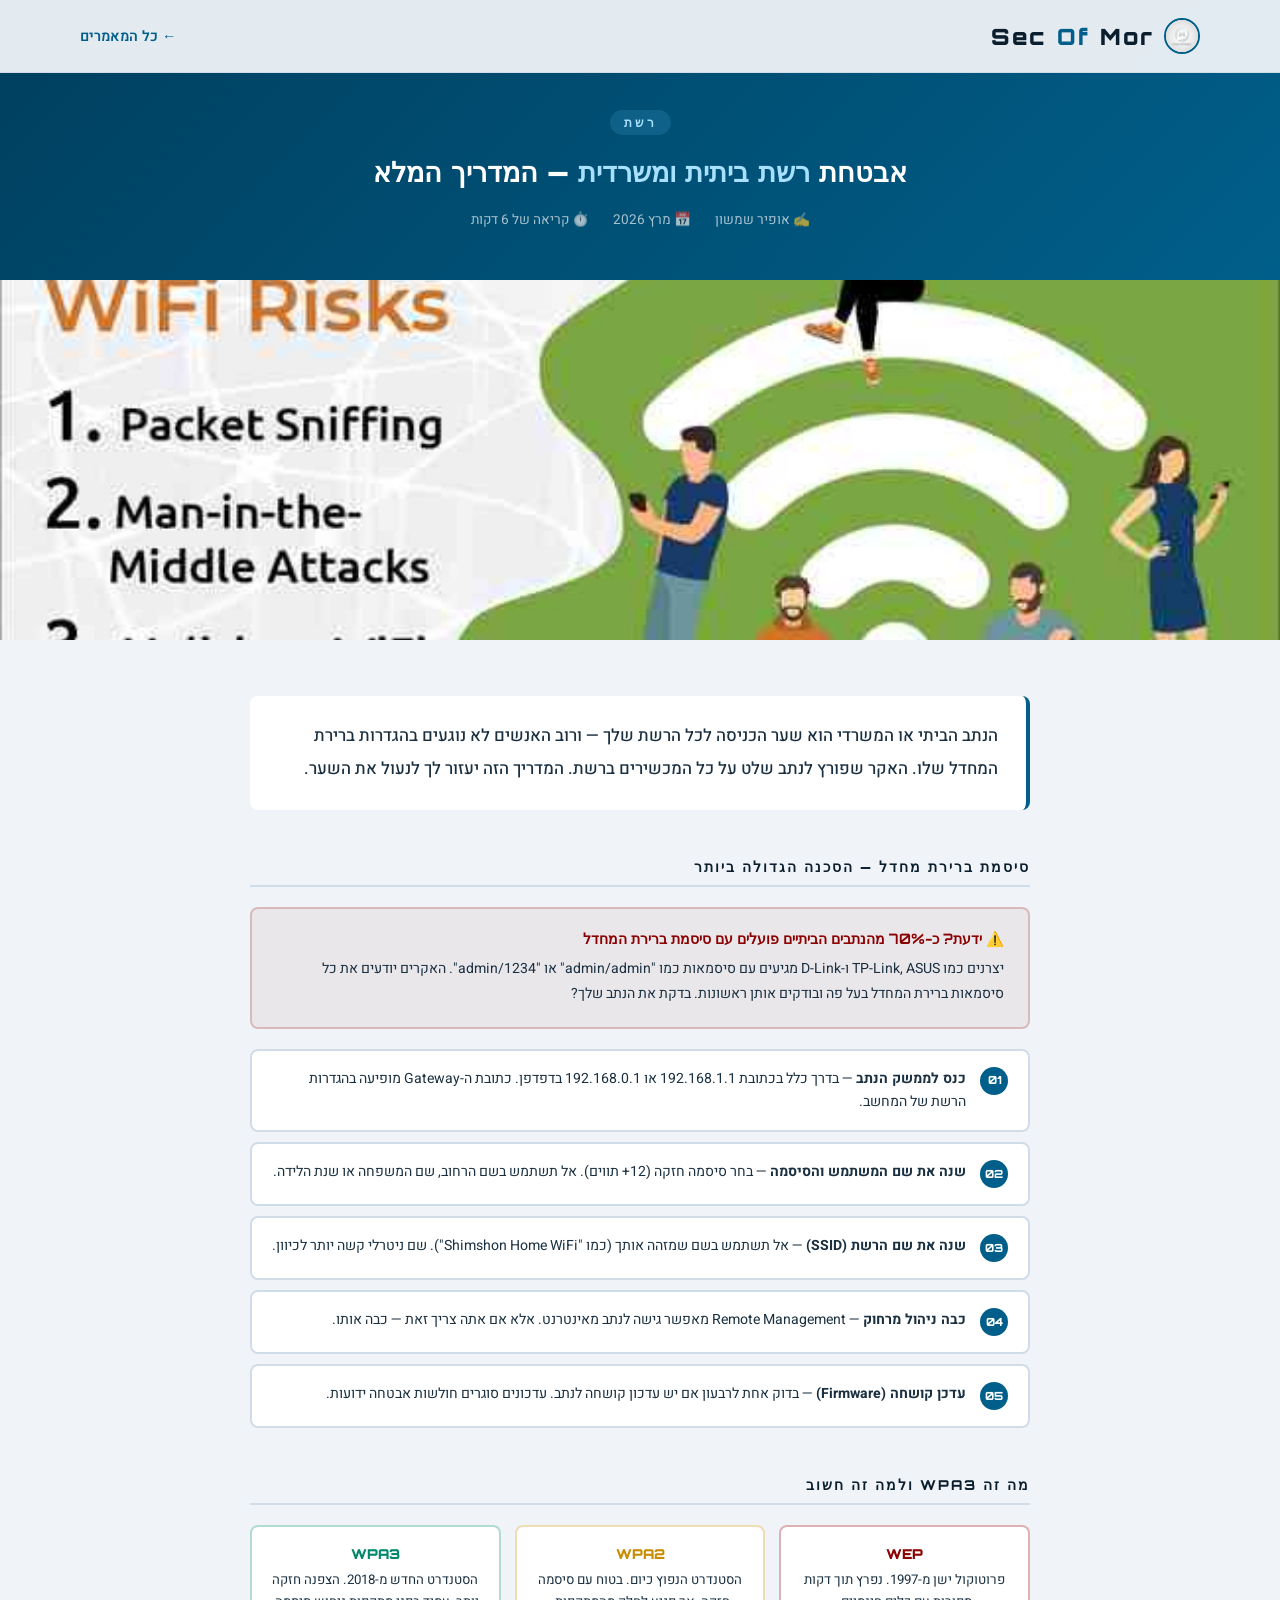
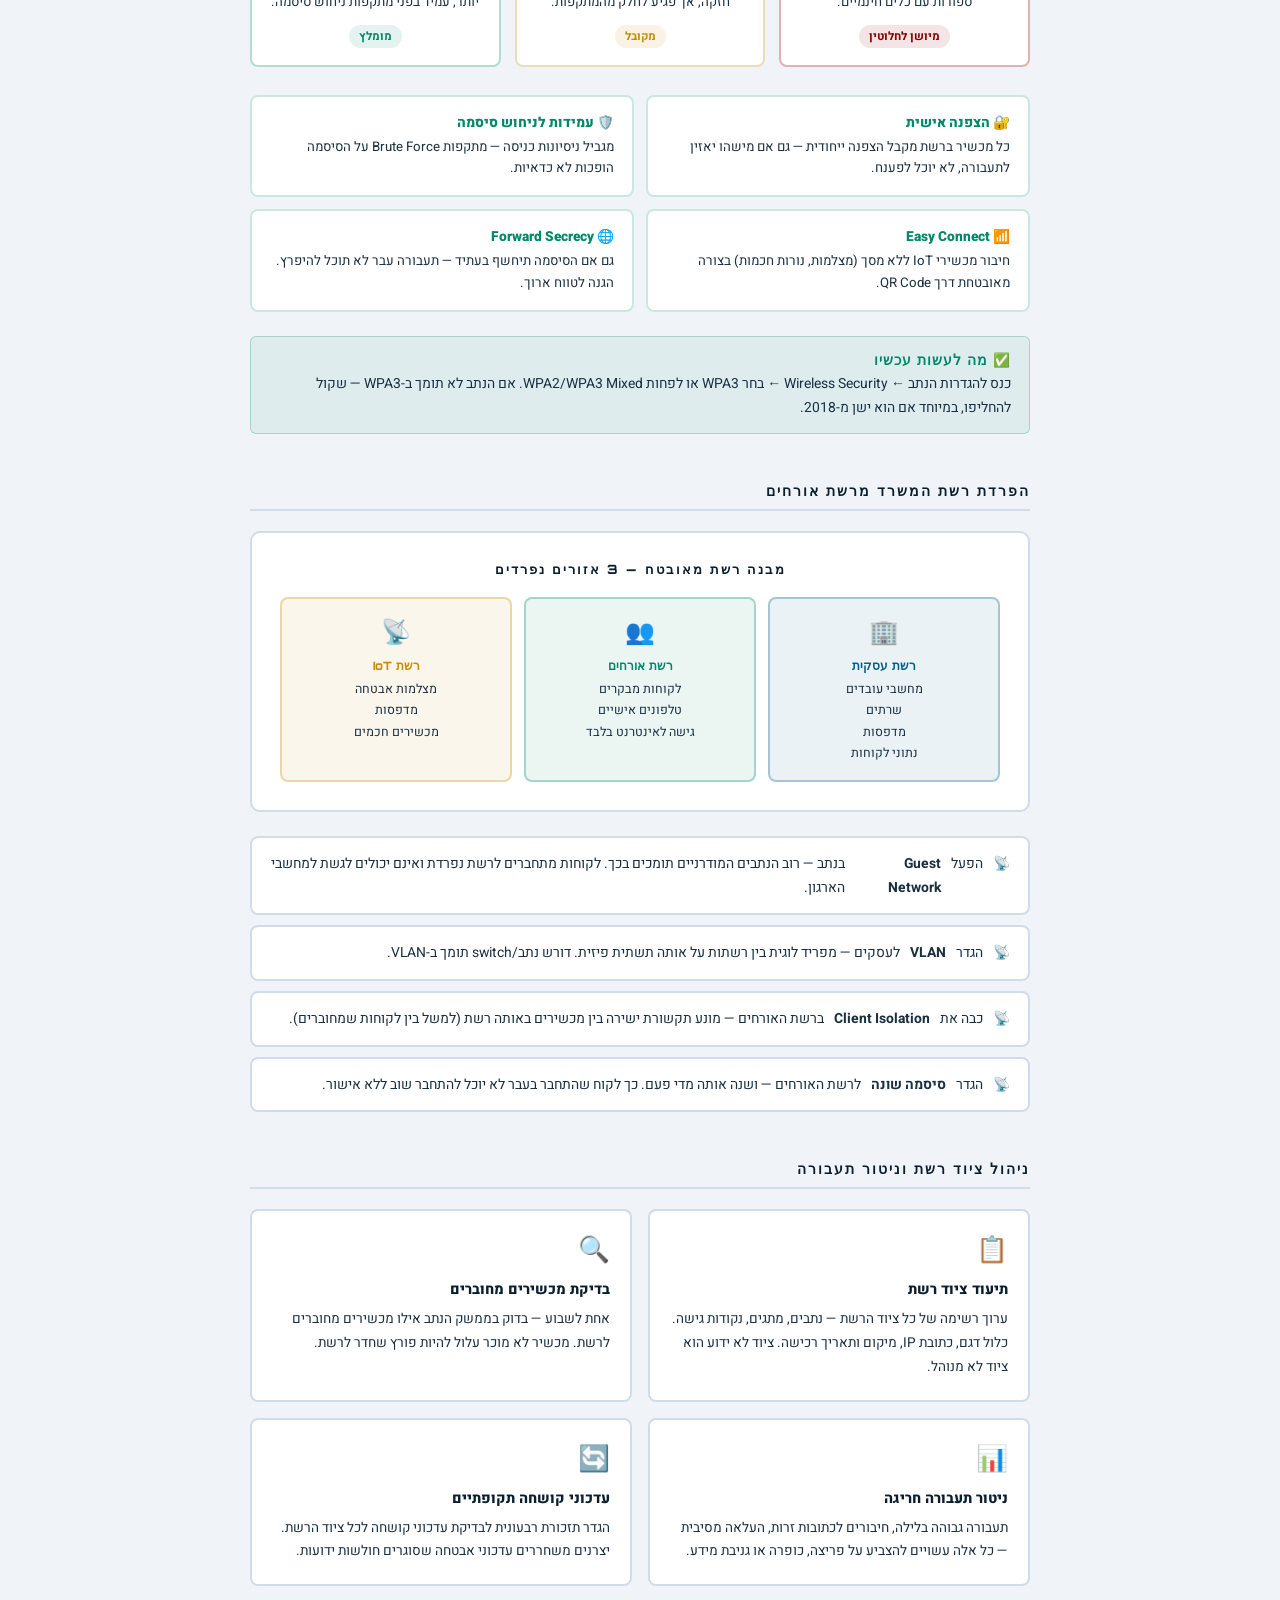
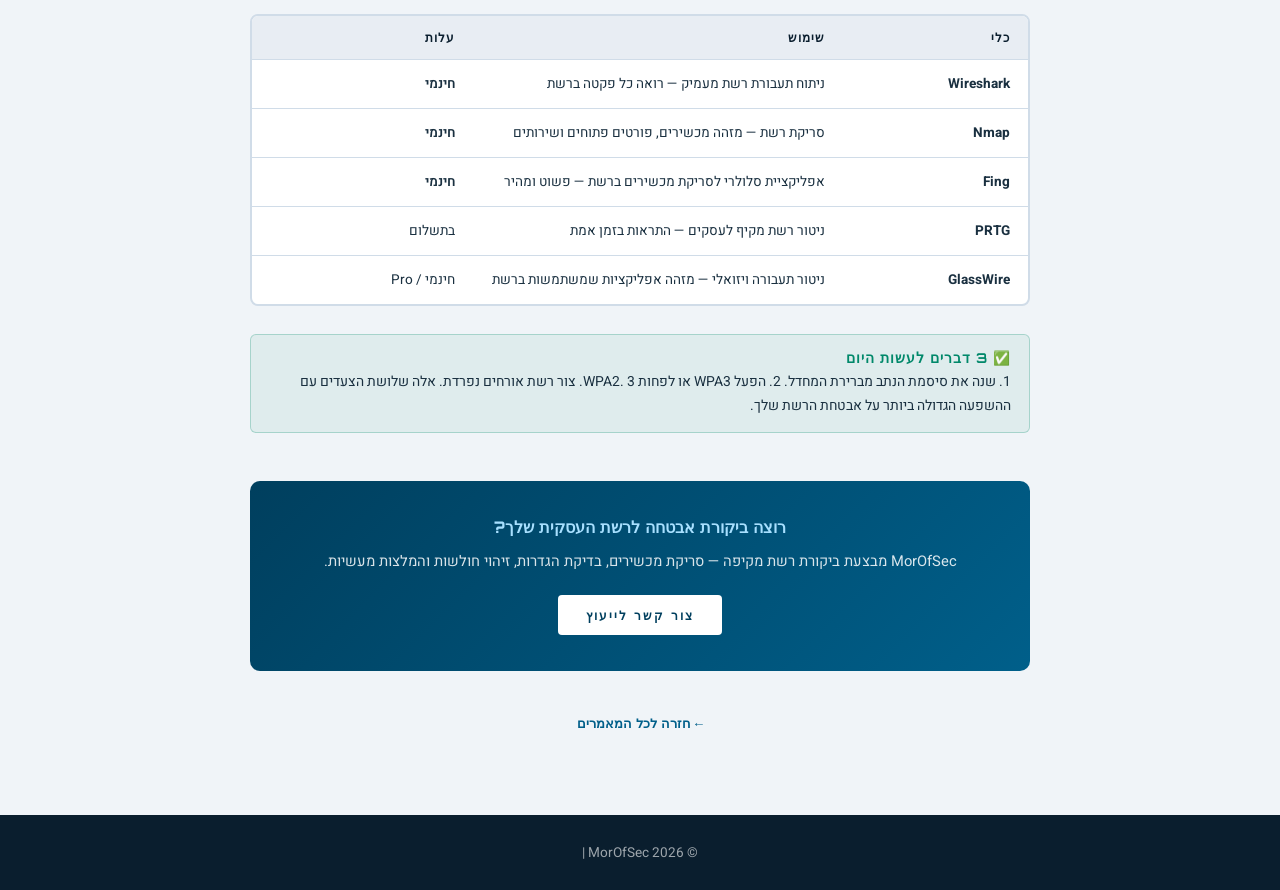
<file: article-network-security.html>
<!DOCTYPE html>
<html lang="he" dir="rtl">
<head>
<meta charset="UTF-8">
<meta name="viewport" content="width=device-width, initial-scale=1.0">
<title>אבטחת רשת ביתית ומשרדית | MorOfSec</title>
<meta name="description" content="סיסמת ברירת מחדל של נתב, WPA3, הפרדת רשת אורחים וניהול ציוד רשת. מאת אופיר שמשון, MorOfSec">
<meta name="keywords" content="אבטחת רשת, נתב, WiFi, WPA3, רשת אורחים, ניטור תעבורה, אבטחת ראוטר">
<meta name="robots" content="index, follow">
<link rel="canonical" href="https://morofsec.com/article-network-security.html">
<link rel="preconnect" href="https://fonts.googleapis.com">
<link rel="preconnect" href="https://fonts.gstatic.com" crossorigin>
<link href="https://fonts.googleapis.com/css2?family=Heebo:wght@400;500;600;700;800;900&family=Orbitron:wght@700;800;900&display=swap" rel="stylesheet">
<style>
*{margin:0;padding:0;box-sizing:border-box;}
:root{--bg:#f0f4f8;--bg2:#e8edf3;--white:#fff;--heading:#0a1e2e;--text:#1a3040;--muted:#2d5068;--cyan:#005f8a;--teal:#00886a;--border:#d0dce8;}
html{scroll-behavior:smooth;}
body{background:var(--bg);color:var(--text);font-family:'Heebo',sans-serif;overflow-x:hidden;}
a{text-decoration:none;color:inherit;}
nav{position:fixed;top:0;width:100%;z-index:100;padding:18px 0;backdrop-filter:blur(20px);border-bottom:1px solid var(--border);background:rgba(240,244,248,0.95);}
.nav-inner{display:flex;align-items:center;justify-content:space-between;max-width:1200px;margin:0 auto;padding:0 40px;}
.nav-logo{font-family:'Orbitron',monospace;font-size:1.4rem;font-weight:900;color:var(--heading);letter-spacing:2px;display:flex;align-items:center;gap:10px;}
.nav-logo img{width:36px;height:36px;object-fit:contain;border-radius:50%;border:2px solid var(--cyan);background:var(--white);}
.nav-logo span{color:var(--cyan);}
.nav-back{display:flex;align-items:center;gap:8px;color:var(--cyan);font-weight:600;font-size:0.9rem;}
.nav-back:hover{text-decoration:underline;}
.container{max-width:860px;margin:0 auto;padding:0 40px;}
.article-hero{padding:110px 0 50px;background:linear-gradient(135deg,#003f5e,#005f8a);color:#fff;text-align:center;}
.article-tag{display:inline-block;background:rgba(100,200,255,0.15);color:#a8e0ff;font-size:0.72rem;font-weight:700;letter-spacing:3px;padding:5px 14px;border-radius:20px;font-family:'Orbitron',monospace;text-transform:uppercase;margin-bottom:20px;}
.article-hero h1{font-family:'Orbitron',monospace;font-size:1.7rem;font-weight:900;line-height:1.3;margin-bottom:16px;}
.article-hero h1 span{color:#a8e0ff;}
.article-meta{display:flex;align-items:center;justify-content:center;gap:24px;font-size:0.85rem;color:rgba(255,255,255,0.65);margin-top:20px;flex-wrap:wrap;}
.article-body{padding:56px 0 80px;}
.article-intro{font-size:1.05rem;color:var(--text);line-height:1.95;margin-bottom:48px;padding:24px 28px;background:var(--white);border-radius:8px;border-right:4px solid var(--cyan);font-weight:500;}
.section-h{font-family:'Orbitron',monospace;font-size:0.85rem;font-weight:800;color:var(--heading);letter-spacing:2px;text-transform:uppercase;margin:48px 0 20px;padding-bottom:10px;border-bottom:2px solid var(--border);}

/* DEFAULT PASSWORD */
.danger-box{background:rgba(139,0,0,0.05);border:2px solid rgba(139,0,0,0.2);border-radius:8px;padding:20px 24px;margin-bottom:20px;}
.danger-box strong{color:#8b0000;display:block;margin-bottom:8px;font-size:0.9rem;font-family:'Orbitron',monospace;}
.danger-box p{font-size:0.88rem;color:var(--text);line-height:1.8;}

.steps-list{list-style:none;margin-bottom:28px;}
.steps-list li{background:var(--white);border:2px solid var(--border);border-radius:8px;padding:16px 20px;margin-bottom:10px;display:flex;align-items:flex-start;gap:14px;font-size:0.88rem;color:var(--text);line-height:1.7;}
.step-num{background:var(--cyan);color:#fff;font-family:'Orbitron',monospace;font-size:0.7rem;font-weight:800;width:28px;height:28px;border-radius:50%;display:flex;align-items:center;justify-content:center;flex-shrink:0;}

/* WPA3 */
.wpa-compare{display:grid;grid-template-columns:repeat(3,1fr);gap:14px;margin-bottom:28px;}
.wpa-card{background:var(--white);border:2px solid var(--border);border-radius:8px;padding:18px;text-align:center;}
.wpa-card.bad{border-color:rgba(139,0,0,0.3);}
.wpa-card.ok{border-color:rgba(200,140,0,0.3);}
.wpa-card.good{border-color:rgba(0,136,106,0.3);}
.wpa-name{font-family:'Orbitron',monospace;font-size:0.85rem;font-weight:900;margin-bottom:8px;}
.wpa-card.bad .wpa-name{color:#8b0000;}
.wpa-card.ok .wpa-name{color:#c88c00;}
.wpa-card.good .wpa-name{color:var(--teal);}
.wpa-desc{font-size:0.83rem;color:var(--text);line-height:1.6;margin-bottom:10px;}
.wpa-status{font-size:0.72rem;font-weight:700;padding:3px 10px;border-radius:12px;}
.wpa-card.bad .wpa-status{background:rgba(139,0,0,0.1);color:#8b0000;}
.wpa-card.ok .wpa-status{background:rgba(200,140,0,0.1);color:#c88c00;}
.wpa-card.good .wpa-status{background:rgba(0,136,106,0.1);color:var(--teal);}

.wpa3-features{display:grid;grid-template-columns:repeat(2,1fr);gap:12px;margin-bottom:24px;}
.wpa3-feature{background:var(--white);border:2px solid rgba(0,136,106,0.2);border-radius:8px;padding:16px 18px;}
.wpa3-feature-title{font-weight:800;color:var(--teal);font-size:0.86rem;margin-bottom:4px;}
.wpa3-feature-desc{font-size:0.83rem;color:var(--text);line-height:1.6;}

/* NETWORK SEPARATION */
.network-diagram{background:var(--white);border:2px solid var(--border);border-radius:10px;padding:28px;margin-bottom:24px;}
.network-diagram h3{font-family:'Orbitron',monospace;font-size:0.8rem;font-weight:800;color:var(--heading);margin-bottom:20px;text-align:center;letter-spacing:2px;}
.net-zones{display:grid;grid-template-columns:repeat(3,1fr);gap:12px;}
.net-zone{border-radius:8px;padding:16px;text-align:center;}
.net-zone.corp{background:rgba(0,95,138,0.08);border:2px solid rgba(0,95,138,0.3);}
.net-zone.guest{background:rgba(0,136,106,0.08);border:2px solid rgba(0,136,106,0.3);}
.net-zone.iot{background:rgba(200,140,0,0.08);border:2px solid rgba(200,140,0,0.3);}
.net-zone-icon{font-size:1.5rem;margin-bottom:8px;}
.net-zone-name{font-family:'Orbitron',monospace;font-size:0.72rem;font-weight:800;margin-bottom:6px;}
.net-zone.corp .net-zone-name{color:var(--cyan);}
.net-zone.guest .net-zone-name{color:var(--teal);}
.net-zone.iot .net-zone-name{color:#c88c00;}
.net-zone-items{font-size:0.78rem;color:var(--text);line-height:1.7;}

.separation-steps{list-style:none;margin-bottom:24px;}
.separation-steps li{background:var(--white);border:2px solid var(--border);border-radius:8px;padding:14px 18px;margin-bottom:10px;font-size:0.87rem;color:var(--text);line-height:1.7;display:flex;gap:10px;}
.separation-steps li::before{content:'📡';flex-shrink:0;}

/* MANAGEMENT */
.mgmt-grid{display:grid;grid-template-columns:repeat(2,1fr);gap:16px;margin-bottom:28px;}
.mgmt-card{background:var(--white);border:2px solid var(--border);border-radius:8px;padding:20px;}
.mgmt-icon{font-size:1.6rem;margin-bottom:10px;}
.mgmt-title{font-weight:800;color:var(--heading);font-size:0.9rem;margin-bottom:8px;}
.mgmt-desc{font-size:0.85rem;color:var(--text);line-height:1.75;}

.tools-list{background:var(--white);border:2px solid var(--border);border-radius:8px;overflow:hidden;margin-bottom:28px;}
.tool-row{display:grid;grid-template-columns:1fr 2fr 1fr;padding:14px 18px;border-bottom:1px solid var(--border);}
.tool-row:last-child{border-bottom:none;}
.tool-row.header{background:var(--bg2);}
.tool-row.header div{font-family:'Orbitron',monospace;font-size:0.72rem;font-weight:800;color:var(--heading);letter-spacing:1px;}
.tool-row div{font-size:0.85rem;color:var(--text);}
.tool-name{font-weight:700;color:var(--cyan);}
.tool-free{color:var(--teal);font-weight:600;}

.tip-box{background:rgba(0,136,106,0.07);border:1px solid rgba(0,136,106,0.25);border-radius:6px;padding:14px 18px;margin:16px 0;}
.tip-box strong{color:var(--teal);font-size:0.85rem;display:block;margin-bottom:4px;font-family:'Orbitron',monospace;letter-spacing:1px;}
.tip-box p{font-size:0.87rem;color:var(--text);line-height:1.7;margin:0;}

/* SUMMARY */
.summary-box{background:linear-gradient(135deg,#003f5e,#005f8a);border-radius:10px;padding:36px 32px;margin-top:48px;color:#fff;text-align:center;}
.summary-box h3{font-family:'Orbitron',monospace;font-size:1rem;font-weight:800;margin-bottom:12px;color:#a8e0ff;}
.summary-box p{font-size:0.92rem;color:rgba(255,255,255,0.85);line-height:1.8;margin-bottom:20px;}
.summary-box a{display:inline-block;background:#fff;color:#003f5e;padding:12px 28px;border-radius:4px;font-family:'Orbitron',monospace;font-size:0.78rem;font-weight:800;letter-spacing:2px;text-transform:uppercase;}
.back-section{text-align:center;margin-top:40px;}
.back-link{display:inline-flex;align-items:center;gap:8px;color:var(--cyan);font-weight:700;font-family:'Orbitron',monospace;font-size:0.82rem;}
.back-link:hover{text-decoration:underline;}
footer{background:var(--heading);color:rgba(255,255,255,0.6);text-align:center;padding:28px;font-size:0.85rem;}
footer a{color:#7dd3f8;}
@media(max-width:600px){
  .nav-inner,.container{padding-right:16px;padding-left:16px;}
  .article-hero{padding:90px 16px 40px;}
  .article-hero h1{font-size:1.25rem;}
  .wpa-compare,.wpa3-features,.net-zones,.mgmt-grid{grid-template-columns:1fr;}
  .tool-row{grid-template-columns:1fr 2fr;}
  .tool-row .tool-free{display:none;}
}
</style>
</head>
<body>

<nav>
  <div class="nav-inner">
    <a href="index.html" class="nav-logo"><img src="images/logo_small.png" alt="">Mor<span>Of</span>Sec</a>
    <a href="articles.html" class="nav-back">&#8592; כל המאמרים</a>
  </div>
</nav>

<section class="article-hero">
  <div class="container">
    <div class="article-tag">רשת</div>
    <h1>אבטחת <span>רשת ביתית ומשרדית</span> — המדריך המלא</h1>
    <div class="article-meta">
      <span>✍️ אופיר שמשון</span>
      <span>📅 מרץ 2026</span>
      <span>⏱️ קריאה של 6 דקות</span>
    </div>
  </div>
</section>


<div style="width:100%;overflow:hidden;max-height:360px;"><img src="images/wifi-risks.jpg" alt="סכנות WiFi ציבורי" style="width:100%;max-height:360px;object-fit:cover;display:block;"></div>
<section class="article-body">
  <div class="container">
        <div class="article-intro">
      הנתב הביתי או המשרדי הוא שער הכניסה לכל הרשת שלך — ורוב האנשים לא נוגעים בהגדרות ברירת המחדל שלו. האקר שפורץ לנתב שלט על כל המכשירים ברשת. המדריך הזה יעזור לך לנעול את השער.
    </div>

        <h2 class="section-h">סיסמת ברירת מחדל — הסכנה הגדולה ביותר</h2>

    <div class="danger-box">
      <strong>⚠️ ידעת? כ-70% מהנתבים הביתיים פועלים עם סיסמת ברירת המחדל</strong>
      <p>יצרנים כמו TP-Link, ASUS ו-D-Link מגיעים עם סיסמאות כמו "admin/admin" או "admin/1234". האקרים יודעים את כל סיסמאות ברירת המחדל בעל פה ובודקים אותן ראשונות. בדקת את הנתב שלך?</p>
    </div>

    <ul class="steps-list">
      <li><div class="step-num">01</div><div><strong>כנס לממשק הנתב</strong> — בדרך כלל בכתובת 192.168.1.1 או 192.168.0.1 בדפדפן. כתובת ה-Gateway מופיעה בהגדרות הרשת של המחשב.</div></li>
      <li><div class="step-num">02</div><div><strong>שנה את שם המשתמש והסיסמה</strong> — בחר סיסמה חזקה (12+ תווים). אל תשתמש בשם הרחוב, שם המשפחה או שנת הלידה.</div></li>
      <li><div class="step-num">03</div><div><strong>שנה את שם הרשת (SSID)</strong> — אל תשתמש בשם שמזהה אותך (כמו "Shimshon Home WiFi"). שם ניטרלי קשה יותר לכיוון.</div></li>
      <li><div class="step-num">04</div><div><strong>כבה ניהול מרחוק</strong> — Remote Management מאפשר גישה לנתב מאינטרנט. אלא אם אתה צריך זאת — כבה אותו.</div></li>
      <li><div class="step-num">05</div><div><strong>עדכן קושחה (Firmware)</strong> — בדוק אחת לרבעון אם יש עדכון קושחה לנתב. עדכונים סוגרים חולשות אבטחה ידועות.</div></li>
    </ul>

    <h2 class="section-h">מה זה WPA3 ולמה זה חשוב</h2>

    <div class="wpa-compare">
      <div class="wpa-card bad">
        <div class="wpa-name">WEP</div>
        <div class="wpa-desc">פרוטוקול ישן מ-1997. נפרץ תוך דקות ספורות עם כלים חינמיים.</div>
        <span class="wpa-status">מיושן לחלוטין</span>
      </div>
      <div class="wpa-card ok">
        <div class="wpa-name">WPA2</div>
        <div class="wpa-desc">הסטנדרט הנפוץ כיום. בטוח עם סיסמה חזקה, אך פגיע לחלק מהמתקפות.</div>
        <span class="wpa-status">מקובל</span>
      </div>
      <div class="wpa-card good">
        <div class="wpa-name">WPA3</div>
        <div class="wpa-desc">הסטנדרט החדש מ-2018. הצפנה חזקה יותר, עמיד בפני מתקפות ניחוש סיסמה.</div>
        <span class="wpa-status">מומלץ</span>
      </div>
    </div>

    <div class="wpa3-features">
      <div class="wpa3-feature">
        <div class="wpa3-feature-title">🔐 הצפנה אישית</div>
        <div class="wpa3-feature-desc">כל מכשיר ברשת מקבל הצפנה ייחודית — גם אם מישהו יאזין לתעבורה, לא יוכל לפענח.</div>
      </div>
      <div class="wpa3-feature">
        <div class="wpa3-feature-title">🛡️ עמידות לניחוש סיסמה</div>
        <div class="wpa3-feature-desc">מגביל ניסיונות כניסה — מתקפות Brute Force על הסיסמה הופכות לא כדאיות.</div>
      </div>
      <div class="wpa3-feature">
        <div class="wpa3-feature-title">📶 Easy Connect</div>
        <div class="wpa3-feature-desc">חיבור מכשירי IoT ללא מסך (מצלמות, נורות חכמות) בצורה מאובטחת דרך QR Code.</div>
      </div>
      <div class="wpa3-feature">
        <div class="wpa3-feature-title">🌐 Forward Secrecy</div>
        <div class="wpa3-feature-desc">גם אם הסיסמה תיחשף בעתיד — תעבורה עבר לא תוכל להיפרץ. הגנה לטווח ארוך.</div>
      </div>
    </div>

    <div class="tip-box">
      <strong>✅ מה לעשות עכשיו</strong>
      <p>כנס להגדרות הנתב ← Wireless Security ← בחר WPA3 או לפחות WPA2/WPA3 Mixed. אם הנתב לא תומך ב-WPA3 — שקול להחליפו, במיוחד אם הוא ישן מ-2018.</p>
    </div>

    <h2 class="section-h">הפרדת רשת המשרד מרשת אורחים</h2>

    <div class="network-diagram">
      <h3>מבנה רשת מאובטח — 3 אזורים נפרדים</h3>
      <div class="net-zones">
        <div class="net-zone corp">
          <div class="net-zone-icon">🏢</div>
          <div class="net-zone-name">רשת עסקית</div>
          <div class="net-zone-items">מחשבי עובדים<br>שרתים<br>מדפסות<br>נתוני לקוחות</div>
        </div>
        <div class="net-zone guest">
          <div class="net-zone-icon">👥</div>
          <div class="net-zone-name">רשת אורחים</div>
          <div class="net-zone-items">לקוחות מבקרים<br>טלפונים אישיים<br>גישה לאינטרנט בלבד</div>
        </div>
        <div class="net-zone iot">
          <div class="net-zone-icon">📡</div>
          <div class="net-zone-name">רשת IoT</div>
          <div class="net-zone-items">מצלמות אבטחה<br>מדפסות<br>מכשירים חכמים</div>
        </div>
      </div>
    </div>

    <ul class="separation-steps">
      <li>הפעל <strong>Guest Network</strong> בנתב — רוב הנתבים המודרניים תומכים בכך. לקוחות מתחברים לרשת נפרדת ואינם יכולים לגשת למחשבי הארגון.</li>
      <li>הגדר <strong>VLAN</strong> לעסקים — מפריד לוגית בין רשתות על אותה תשתית פיזית. דורש נתב/switch תומך ב-VLAN.</li>
      <li>כבה את <strong>Client Isolation</strong> ברשת האורחים — מונע תקשורת ישירה בין מכשירים באותה רשת (למשל בין לקוחות שמחוברים).</li>
      <li>הגדר <strong>סיסמה שונה</strong> לרשת האורחים — ושנה אותה מדי פעם. כך לקוח שהתחבר בעבר לא יוכל להתחבר שוב ללא אישור.</li>
    </ul>

    <h2 class="section-h">ניהול ציוד רשת וניטור תעבורה</h2>

    <div class="mgmt-grid">
      <div class="mgmt-card">
        <div class="mgmt-icon">📋</div>
        <div class="mgmt-title">תיעוד ציוד רשת</div>
        <div class="mgmt-desc">ערוך רשימה של כל ציוד הרשת — נתבים, מתגים, נקודות גישה. כלול דגם, כתובת IP, מיקום ותאריך רכישה. ציוד לא ידוע הוא ציוד לא מנוהל.</div>
      </div>
      <div class="mgmt-card">
        <div class="mgmt-icon">🔍</div>
        <div class="mgmt-title">בדיקת מכשירים מחוברים</div>
        <div class="mgmt-desc">אחת לשבוע — בדוק בממשק הנתב אילו מכשירים מחוברים לרשת. מכשיר לא מוכר עלול להיות פורץ שחדר לרשת.</div>
      </div>
      <div class="mgmt-card">
        <div class="mgmt-icon">📊</div>
        <div class="mgmt-title">ניטור תעבורה חריגה</div>
        <div class="mgmt-desc">תעבורה גבוהה בלילה, חיבורים לכתובות זרות, העלאה מסיבית — כל אלה עשויים להצביע על פריצה, כופרה או גניבת מידע.</div>
      </div>
      <div class="mgmt-card">
        <div class="mgmt-icon">🔄</div>
        <div class="mgmt-title">עדכוני קושחה תקופתיים</div>
        <div class="mgmt-desc">הגדר תזכורת רבעונית לבדיקת עדכוני קושחה לכל ציוד הרשת. יצרנים משחררים עדכוני אבטחה שסוגרים חולשות ידועות.</div>
      </div>
    </div>

    <div class="tools-list">
      <div class="tool-row header">
        <div>כלי</div>
        <div>שימוש</div>
        <div>עלות</div>
      </div>
      <div class="tool-row">
        <div class="tool-name">Wireshark</div>
        <div>ניתוח תעבורת רשת מעמיק — רואה כל פקטה ברשת</div>
        <div class="tool-free">חינמי</div>
      </div>
      <div class="tool-row">
        <div class="tool-name">Nmap</div>
        <div>סריקת רשת — מזהה מכשירים, פורטים פתוחים ושירותים</div>
        <div class="tool-free">חינמי</div>
      </div>
      <div class="tool-row">
        <div class="tool-name">Fing</div>
        <div>אפליקציית סלולרי לסריקת מכשירים ברשת — פשוט ומהיר</div>
        <div class="tool-free">חינמי</div>
      </div>
      <div class="tool-row">
        <div class="tool-name">PRTG</div>
        <div>ניטור רשת מקיף לעסקים — התראות בזמן אמת</div>
        <div>בתשלום</div>
      </div>
      <div class="tool-row">
        <div class="tool-name">GlassWire</div>
        <div>ניטור תעבורה ויזואלי — מזהה אפליקציות שמשתמשות ברשת</div>
        <div>חינמי / Pro</div>
      </div>
    </div>

    <div class="tip-box">
      <strong>✅ 3 דברים לעשות היום</strong>
      <p>1. שנה את סיסמת הנתב מברירת המחדל. 2. הפעל WPA3 או לפחות WPA2. 3. צור רשת אורחים נפרדת. אלה שלושת הצעדים עם ההשפעה הגדולה ביותר על אבטחת הרשת שלך.</p>
    </div>

    <div class="summary-box">
      <h3>רוצה ביקורת אבטחה לרשת העסקית שלך?</h3>
      <p>MorOfSec מבצעת ביקורת רשת מקיפה — סריקת מכשירים, בדיקת הגדרות, זיהוי חולשות והמלצות מעשיות.</p>
      <a href="index.html#contact">צור קשר לייעוץ</a>
    </div>

    <div class="back-section">
      <a href="articles.html" class="back-link">&#8592; חזרה לכל המאמרים</a>
    </div>
  </div>
</section>

<footer>
  <p>© 2026 MorOfSec | <a href="/cdn-cgi/l/email-protection#731e1c011c15001610444733141e121a1f5d101c1e"><span class="__cf_email__" data-cfemail="bdd0d2cfd2dbced8d
</file>
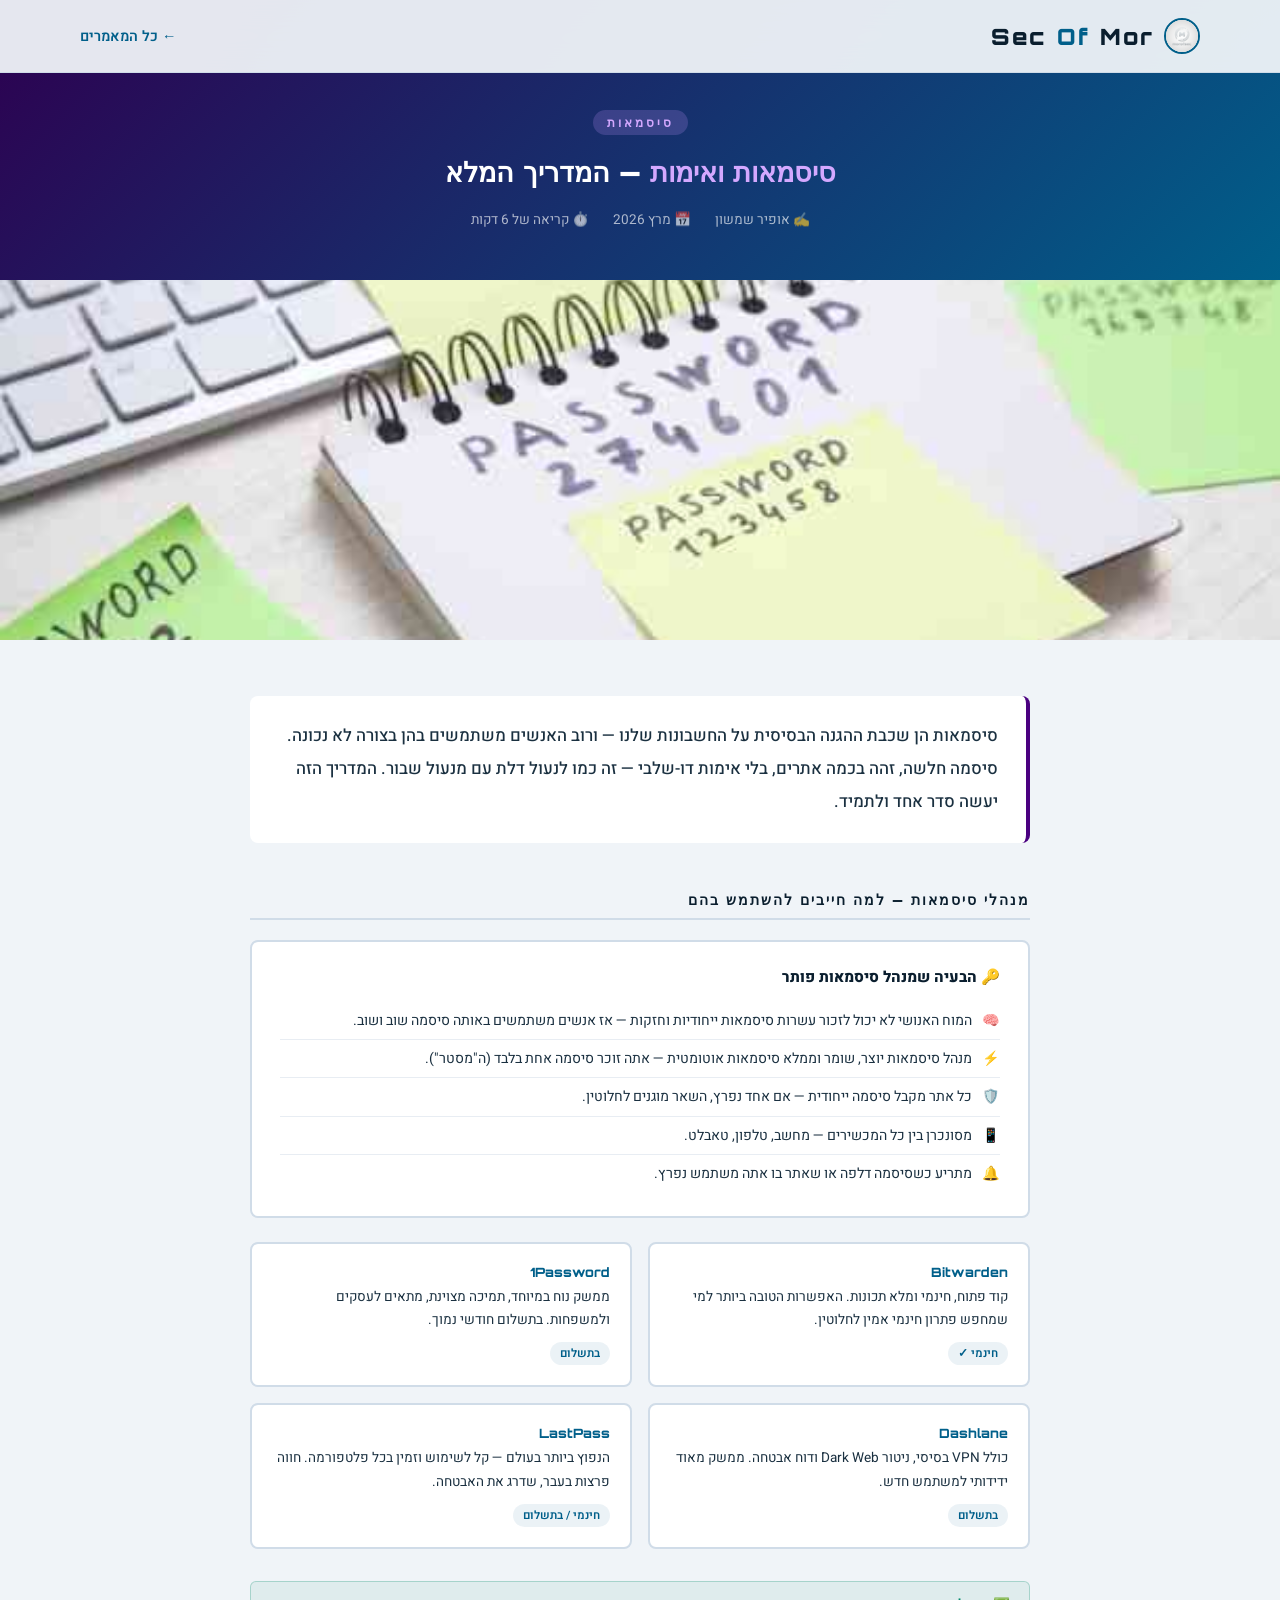
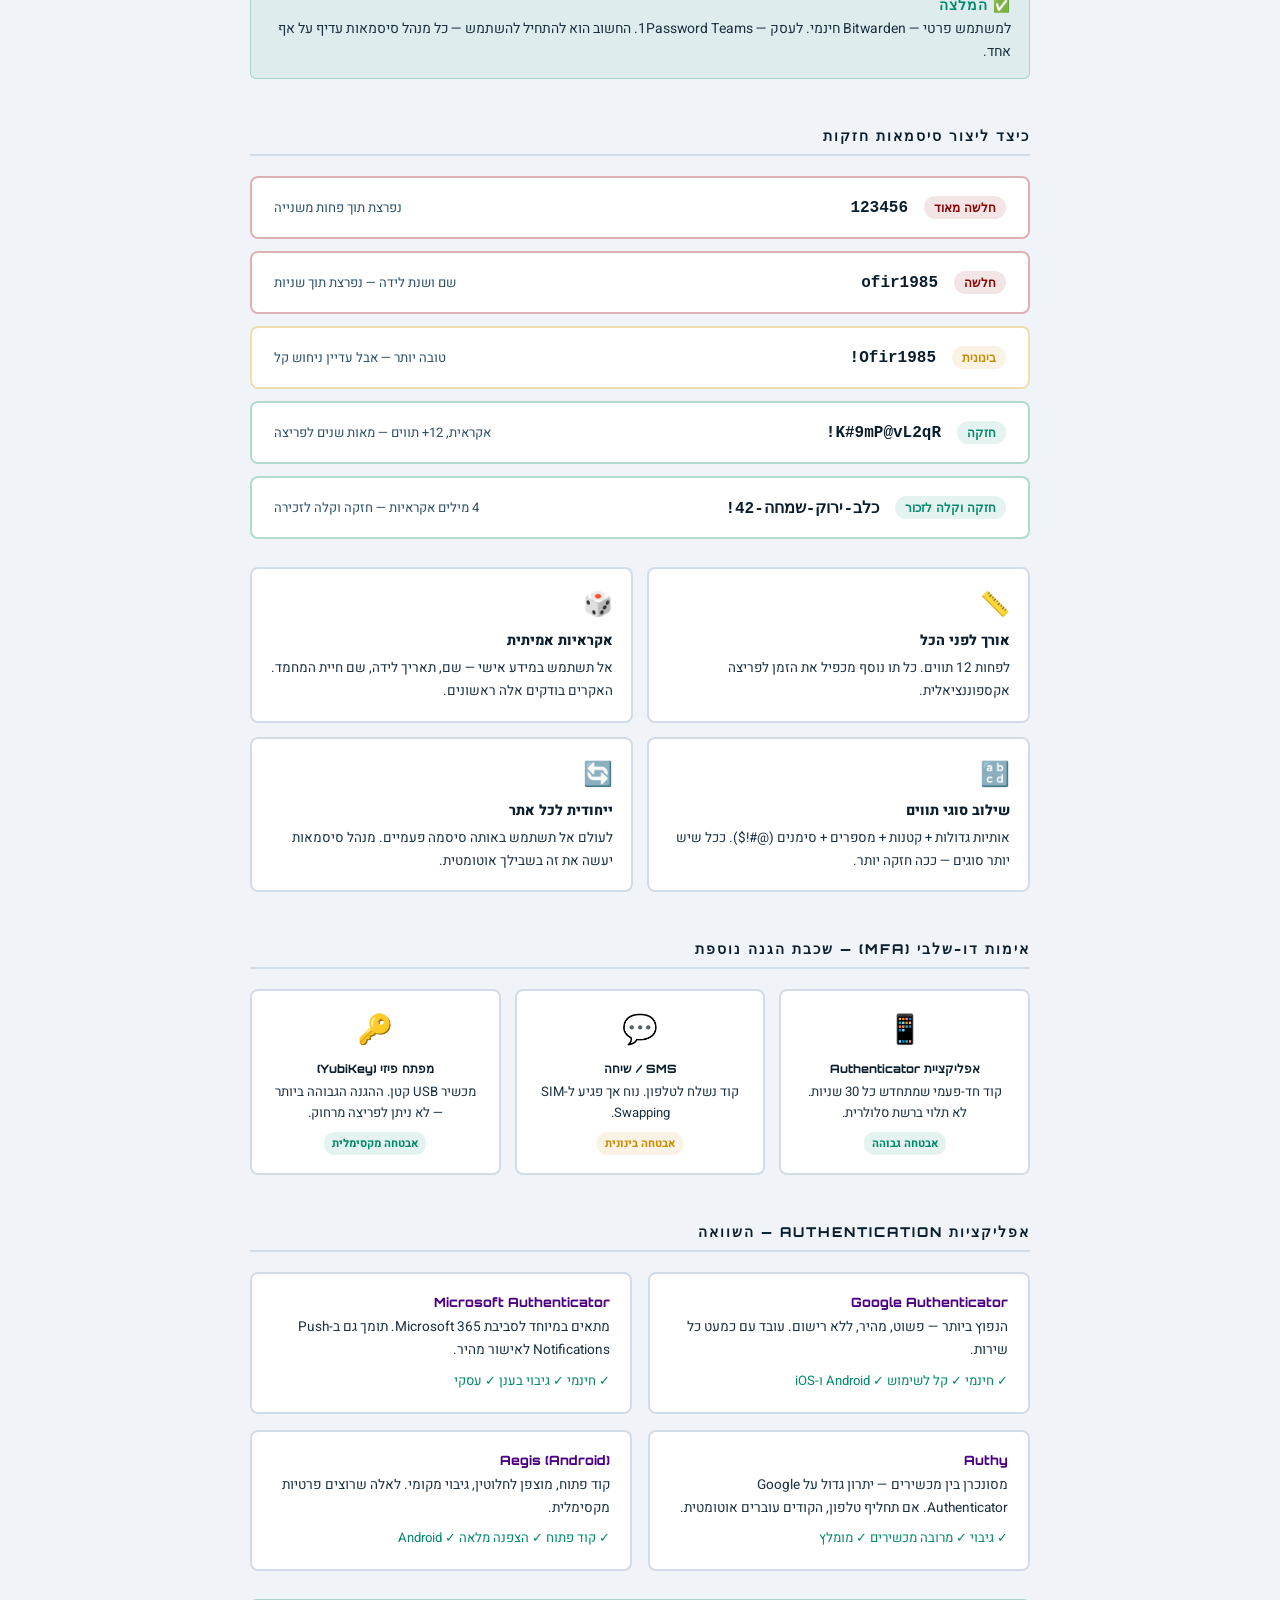
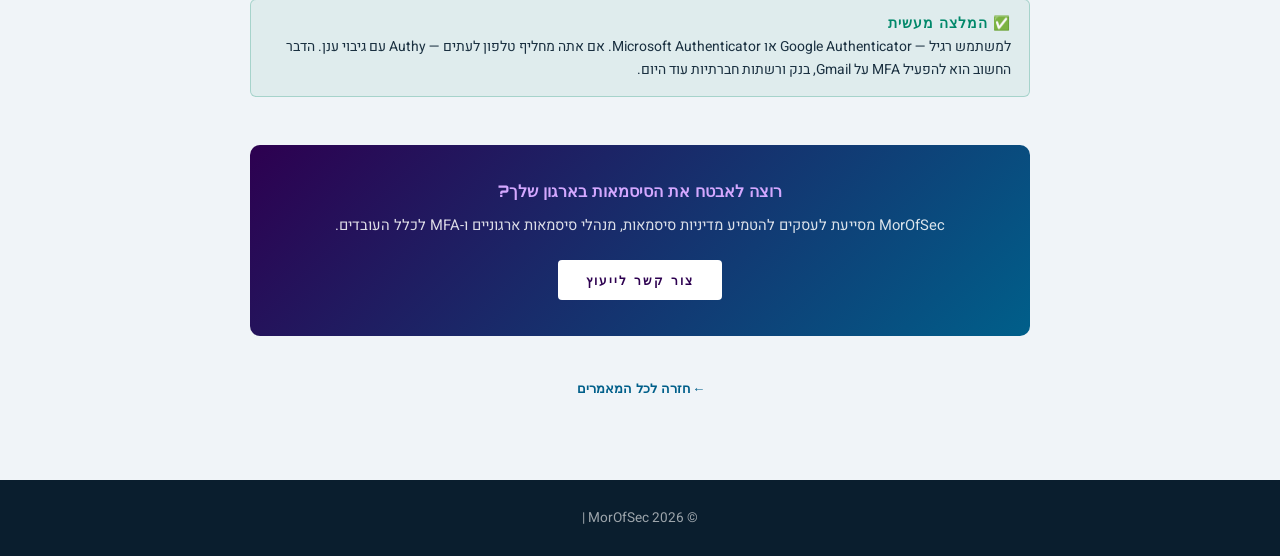
<file: article-passwords.html>
<!DOCTYPE html>
<html lang="he" dir="rtl">
<head>
<meta charset="UTF-8">
<meta name="viewport" content="width=device-width, initial-scale=1.0">
<title>סיסמאות ואימות — המדריך המלא | MorOfSec</title>
<meta name="description" content="מנהלי סיסמאות, אימות דו-שלבי, יצירת סיסמאות חזקות ואפליקציות Authentication. מאת אופיר שמשון, MorOfSec">
<meta name="keywords" content="סיסמאות, מנהל סיסמאות, MFA, אימות דו שלבי, Google Authenticator, Bitwarden, סיסמה חזקה">
<meta name="robots" content="index, follow">
<link rel="canonical" href="https://morofsec.com/article-passwords.html">
<link rel="preconnect" href="https://fonts.googleapis.com">
<link rel="preconnect" href="https://fonts.gstatic.com" crossorigin>
<link href="https://fonts.googleapis.com/css2?family=Heebo:wght@400;500;600;700;800;900&family=Orbitron:wght@700;800;900&display=swap" rel="stylesheet">
<style>
*{margin:0;padding:0;box-sizing:border-box;}
:root{--bg:#f0f4f8;--bg2:#e8edf3;--white:#fff;--heading:#0a1e2e;--text:#1a3040;--muted:#2d5068;--cyan:#005f8a;--teal:#00886a;--purple:#4a0080;--border:#d0dce8;}
html{scroll-behavior:smooth;}
body{background:var(--bg);color:var(--text);font-family:'Heebo',sans-serif;overflow-x:hidden;}
a{text-decoration:none;color:inherit;}
nav{position:fixed;top:0;width:100%;z-index:100;padding:18px 0;backdrop-filter:blur(20px);border-bottom:1px solid var(--border);background:rgba(240,244,248,0.95);}
.nav-inner{display:flex;align-items:center;justify-content:space-between;max-width:1200px;margin:0 auto;padding:0 40px;}
.nav-logo{font-family:'Orbitron',monospace;font-size:1.4rem;font-weight:900;color:var(--heading);letter-spacing:2px;display:flex;align-items:center;gap:10px;}
.nav-logo img{width:36px;height:36px;object-fit:contain;border-radius:50%;border:2px solid var(--cyan);background:var(--white);}
.nav-logo span{color:var(--cyan);}
.nav-back{display:flex;align-items:center;gap:8px;color:var(--cyan);font-weight:600;font-size:0.9rem;}
.nav-back:hover{text-decoration:underline;}
.container{max-width:860px;margin:0 auto;padding:0 40px;}
.article-hero{padding:110px 0 50px;background:linear-gradient(135deg,#2d0050,#005f8a);color:#fff;text-align:center;}
.article-tag{display:inline-block;background:rgba(200,150,255,0.2);color:#d4a8ff;font-size:0.72rem;font-weight:700;letter-spacing:3px;padding:5px 14px;border-radius:20px;font-family:'Orbitron',monospace;text-transform:uppercase;margin-bottom:20px;}
.article-hero h1{font-family:'Orbitron',monospace;font-size:1.7rem;font-weight:900;line-height:1.3;margin-bottom:16px;}
.article-hero h1 span{color:#d4a8ff;}
.article-meta{display:flex;align-items:center;justify-content:center;gap:24px;font-size:0.85rem;color:rgba(255,255,255,0.65);margin-top:20px;flex-wrap:wrap;}
.article-body{padding:56px 0 80px;}
.article-intro{font-size:1.05rem;color:var(--text);line-height:1.95;margin-bottom:48px;padding:24px 28px;background:var(--white);border-radius:8px;border-right:4px solid var(--purple);font-weight:500;}
.section-h{font-family:'Orbitron',monospace;font-size:0.85rem;font-weight:800;color:var(--heading);letter-spacing:2px;text-transform:uppercase;margin:48px 0 20px;padding-bottom:10px;border-bottom:2px solid var(--border);}

/* PASSWORD MANAGERS */
.why-box{background:var(--white);border:2px solid var(--border);border-radius:8px;padding:24px 28px;margin-bottom:24px;}
.why-title{font-weight:800;color:var(--heading);font-size:0.95rem;margin-bottom:14px;display:flex;align-items:center;gap:8px;}
.why-list{list-style:none;}
.why-list li{font-size:0.88rem;color:var(--text);line-height:1.8;padding:6px 0;border-bottom:1px solid var(--bg2);display:flex;gap:10px;}
.why-list li:last-child{border-bottom:none;}

.managers-grid{display:grid;grid-template-columns:repeat(2,1fr);gap:16px;margin-bottom:32px;}
.manager-card{background:var(--white);border:2px solid var(--border);border-radius:8px;padding:20px;}
.manager-name{font-family:'Orbitron',monospace;font-size:0.8rem;font-weight:800;color:var(--cyan);margin-bottom:6px;}
.manager-desc{font-size:0.85rem;color:var(--text);line-height:1.7;margin-bottom:8px;}
.manager-tag{display:inline-block;font-size:0.72rem;background:rgba(0,95,138,0.08);color:var(--cyan);padding:3px 10px;border-radius:12px;font-weight:600;}

/* PASSWORD STRENGTH */
.strength-examples{margin-bottom:28px;}
.pass-example{background:var(--white);border:2px solid var(--border);border-radius:8px;padding:18px 22px;margin-bottom:12px;display:flex;align-items:center;gap:16px;}
.pass-example.weak{border-color:rgba(139,0,0,0.3);}
.pass-example.medium{border-color:rgba(200,140,0,0.3);}
.pass-example.strong{border-color:rgba(0,136,106,0.3);}
.pass-badge{font-size:0.72rem;font-weight:800;padding:4px 10px;border-radius:12px;white-space:nowrap;font-family:'Orbitron',monospace;}
.pass-badge.weak{background:rgba(139,0,0,0.1);color:#8b0000;}
.pass-badge.medium{background:rgba(200,140,0,0.1);color:#c88c00;}
.pass-badge.strong{background:rgba(0,136,106,0.1);color:var(--teal);}
.pass-text{font-family:'Courier New',monospace;font-size:1rem;font-weight:700;color:var(--heading);flex:1;}
.pass-reason{font-size:0.82rem;color:var(--muted);}

.tips-grid{display:grid;grid-template-columns:repeat(2,1fr);gap:14px;margin-bottom:32px;}
.tip-card{background:var(--white);border:2px solid var(--border);border-radius:8px;padding:18px;}
.tip-card-icon{font-size:1.5rem;margin-bottom:8px;}
.tip-card-title{font-weight:800;color:var(--heading);font-size:0.88rem;margin-bottom:6px;}
.tip-card-desc{font-size:0.84rem;color:var(--text);line-height:1.7;}

/* MFA */
.mfa-types{display:grid;grid-template-columns:repeat(3,1fr);gap:14px;margin-bottom:28px;}
.mfa-type{background:var(--white);border:2px solid var(--border);border-radius:8px;padding:18px;text-align:center;}
.mfa-icon{font-size:1.8rem;margin-bottom:10px;}
.mfa-name{font-family:'Orbitron',monospace;font-size:0.72rem;font-weight:800;color:var(--heading);margin-bottom:6px;}
.mfa-desc{font-size:0.82rem;color:var(--text);line-height:1.6;}
.mfa-level{display:inline-block;margin-top:8px;font-size:0.7rem;padding:3px 8px;border-radius:10px;font-weight:700;}
.mfa-level.high{background:rgba(0,136,106,0.1);color:var(--teal);}
.mfa-level.medium{background:rgba(200,140,0,0.1);color:#c88c00;}
.mfa-level.low{background:rgba(139,0,0,0.1);color:#8b0000;}

/* AUTH APPS */
.auth-grid{display:grid;grid-template-columns:repeat(2,1fr);gap:16px;margin-bottom:28px;}
.auth-card{background:var(--white);border:2px solid var(--border);border-radius:8px;padding:20px;}
.auth-name{font-family:'Orbitron',monospace;font-size:0.8rem;font-weight:800;color:var(--purple);margin-bottom:6px;}
.auth-desc{font-size:0.85rem;color:var(--text);line-height:1.7;margin-bottom:8px;}
.auth-pros{font-size:0.82rem;color:var(--teal);line-height:1.6;}

.tip-box{background:rgba(0,136,106,0.07);border:1px solid rgba(0,136,106,0.25);border-radius:6px;padding:14px 18px;margin:16px 0;}
.tip-box strong{color:var(--teal);font-size:0.85rem;display:block;margin-bottom:4px;font-family:'Orbitron',monospace;letter-spacing:1px;}
.tip-box p{font-size:0.87rem;color:var(--text);line-height:1.7;margin:0;}

/* SUMMARY */
.summary-box{background:linear-gradient(135deg,#2d0050,#005f8a);border-radius:10px;padding:36px 32px;margin-top:48px;color:#fff;text-align:center;}
.summary-box h3{font-family:'Orbitron',monospace;font-size:1rem;font-weight:800;margin-bottom:12px;color:#d4a8ff;}
.summary-box p{font-size:0.92rem;color:rgba(255,255,255,0.85);line-height:1.8;margin-bottom:20px;}
.summary-box a{display:inline-block;background:#fff;color:#2d0050;padding:12px 28px;border-radius:4px;font-family:'Orbitron',monospace;font-size:0.78rem;font-weight:800;letter-spacing:2px;text-transform:uppercase;}
.back-section{text-align:center;margin-top:40px;}
.back-link{display:inline-flex;align-items:center;gap:8px;color:var(--cyan);font-weight:700;font-family:'Orbitron',monospace;font-size:0.82rem;}
.back-link:hover{text-decoration:underline;}
footer{background:var(--heading);color:rgba(255,255,255,0.6);text-align:center;padding:28px;font-size:0.85rem;}
footer a{color:#7dd3f8;}
@media(max-width:600px){
  .nav-inner,.container{padding-right:16px;padding-left:16px;}
  .article-hero{padding:90px 16px 40px;}
  .article-hero h1{font-size:1.25rem;}
  .managers-grid,.tips-grid,.auth-grid{grid-template-columns:1fr;}
  .mfa-types{grid-template-columns:1fr;}
  .pass-example{flex-direction:column;align-items:flex-start;gap:8px;}
}
</style>
</head>
<body>

<nav>
  <div class="nav-inner">
    <a href="index.html" class="nav-logo"><img src="images/logo_small.png" alt="">Mor<span>Of</span>Sec</a>
    <a href="articles.html" class="nav-back">&#8592; כל המאמרים</a>
  </div>
</nav>

<section class="article-hero">
  <div class="container">
    <div class="article-tag">סיסמאות</div>
    <h1><span>סיסמאות ואימות</span> — המדריך המלא</h1>
    <div class="article-meta">
      <span>✍️ אופיר שמשון</span>
      <span>📅 מרץ 2026</span>
      <span>⏱️ קריאה של 6 דקות</span>
    </div>
  </div>
</section>


<div style="width:100%;overflow:hidden;max-height:360px;"><img src="images/passwords-exposed.jpg" alt="סיסמאות חשופות" style="width:100%;max-height:360px;object-fit:cover;display:block;"></div>
<section class="article-body">
  <div class="container">
        <div class="article-intro">
      סיסמאות הן שכבת ההגנה הבסיסית על החשבונות שלנו — ורוב האנשים משתמשים בהן בצורה לא נכונה. סיסמה חלשה, זהה בכמה אתרים, בלי אימות דו-שלבי — זה כמו לנעול דלת עם מנעול שבור. המדריך הזה יעשה סדר אחד ולתמיד.
    </div>

        <h2 class="section-h">מנהלי סיסמאות — למה חייבים להשתמש בהם</h2>

    <div class="why-box">
      <div class="why-title">🔑 הבעיה שמנהל סיסמאות פותר</div>
      <ul class="why-list">
        <li><span>🧠</span>המוח האנושי לא יכול לזכור עשרות סיסמאות ייחודיות וחזקות — אז אנשים משתמשים באותה סיסמה שוב ושוב.</li>
        <li><span>⚡</span>מנהל סיסמאות יוצר, שומר וממלא סיסמאות אוטומטית — אתה זוכר סיסמה אחת בלבד (ה"מסטר").</li>
        <li><span>🛡️</span>כל אתר מקבל סיסמה ייחודית — אם אחד נפרץ, השאר מוגנים לחלוטין.</li>
        <li><span>📱</span>מסונכרן בין כל המכשירים — מחשב, טלפון, טאבלט.</li>
        <li><span>🔔</span>מתריע כשסיסמה דלפה או שאתר בו אתה משתמש נפרץ.</li>
      </ul>
    </div>

    <div class="managers-grid">
      <div class="manager-card">
        <div class="manager-name">Bitwarden</div>
        <div class="manager-desc">קוד פתוח, חינמי ומלא תכונות. האפשרות הטובה ביותר למי שמחפש פתרון חינמי אמין לחלוטין.</div>
        <span class="manager-tag">חינמי ✓</span>
      </div>
      <div class="manager-card">
        <div class="manager-name">1Password</div>
        <div class="manager-desc">ממשק נוח במיוחד, תמיכה מצוינת, מתאים לעסקים ולמשפחות. בתשלום חודשי נמוך.</div>
        <span class="manager-tag">בתשלום</span>
      </div>
      <div class="manager-card">
        <div class="manager-name">Dashlane</div>
        <div class="manager-desc">כולל VPN בסיסי, ניטור Dark Web ודוח אבטחה. ממשק מאוד ידידותי למשתמש חדש.</div>
        <span class="manager-tag">בתשלום</span>
      </div>
      <div class="manager-card">
        <div class="manager-name">LastPass</div>
        <div class="manager-desc">הנפוץ ביותר בעולם — קל לשימוש וזמין בכל פלטפורמה. חווה פרצות בעבר, שדרג את האבטחה.</div>
        <span class="manager-tag">חינמי / בתשלום</span>
      </div>
    </div>

    <div class="tip-box">
      <strong>✅ המלצה</strong>
      <p>למשתמש פרטי — Bitwarden חינמי. לעסק — 1Password Teams. החשוב הוא להתחיל להשתמש — כל מנהל סיסמאות עדיף על אף אחד.</p>
    </div>

    <h2 class="section-h">כיצד ליצור סיסמאות חזקות</h2>

    <div class="strength-examples">
      <div class="pass-example weak">
        <span class="pass-badge weak">חלשה מאוד</span>
        <span class="pass-text">123456</span>
        <span class="pass-reason">נפרצת תוך פחות משנייה</span>
      </div>
      <div class="pass-example weak">
        <span class="pass-badge weak">חלשה</span>
        <span class="pass-text">ofir1985</span>
        <span class="pass-reason">שם ושנת לידה — נפרצת תוך שניות</span>
      </div>
      <div class="pass-example medium">
        <span class="pass-badge medium">בינונית</span>
        <span class="pass-text">Ofir1985!</span>
        <span class="pass-reason">טובה יותר — אבל עדיין ניחוש קל</span>
      </div>
      <div class="pass-example strong">
        <span class="pass-badge strong">חזקה</span>
        <span class="pass-text">K#9mP@vL2qR!</span>
        <span class="pass-reason">אקראית, 12+ תווים — מאות שנים לפריצה</span>
      </div>
      <div class="pass-example strong">
        <span class="pass-badge strong">חזקה וקלה לזכור</span>
        <span class="pass-text">כלב-ירוק-שמחה-42!</span>
        <span class="pass-reason">4 מילים אקראיות — חזקה וקלה לזכירה</span>
      </div>
    </div>

    <div class="tips-grid">
      <div class="tip-card">
        <div class="tip-card-icon">📏</div>
        <div class="tip-card-title">אורך לפני הכל</div>
        <div class="tip-card-desc">לפחות 12 תווים. כל תו נוסף מכפיל את הזמן לפריצה אקספוננציאלית.</div>
      </div>
      <div class="tip-card">
        <div class="tip-card-icon">🎲</div>
        <div class="tip-card-title">אקראיות אמיתית</div>
        <div class="tip-card-desc">אל תשתמש במידע אישי — שם, תאריך לידה, שם חיית המחמד. האקרים בודקים אלה ראשונים.</div>
      </div>
      <div class="tip-card">
        <div class="tip-card-icon">🔡</div>
        <div class="tip-card-title">שילוב סוגי תווים</div>
        <div class="tip-card-desc">אותיות גדולות + קטנות + מספרים + סימנים (@#!$). ככל שיש יותר סוגים — ככה חזקה יותר.</div>
      </div>
      <div class="tip-card">
        <div class="tip-card-icon">🔄</div>
        <div class="tip-card-title">ייחודית לכל אתר</div>
        <div class="tip-card-desc">לעולם אל תשתמש באותה סיסמה פעמיים. מנהל סיסמאות יעשה את זה בשבילך אוטומטית.</div>
      </div>
    </div>

    <h2 class="section-h">אימות דו-שלבי (MFA) — שכבת הגנה נוספת</h2>

    <div class="mfa-types">
      <div class="mfa-type">
        <div class="mfa-icon">📱</div>
        <div class="mfa-name">אפליקציית Authenticator</div>
        <div class="mfa-desc">קוד חד-פעמי שמתחדש כל 30 שניות. לא תלוי ברשת סלולרית.</div>
        <span class="mfa-level high">אבטחה גבוהה</span>
      </div>
      <div class="mfa-type">
        <div class="mfa-icon">💬</div>
        <div class="mfa-name">SMS / שיחה</div>
        <div class="mfa-desc">קוד נשלח לטלפון. נוח אך פגיע ל-SIM Swapping.</div>
        <span class="mfa-level medium">אבטחה בינונית</span>
      </div>
      <div class="mfa-type">
        <div class="mfa-icon">🔑</div>
        <div class="mfa-name">מפתח פיזי (YubiKey)</div>
        <div class="mfa-desc">מכשיר USB קטן. ההגנה הגבוהה ביותר — לא ניתן לפריצה מרחוק.</div>
        <span class="mfa-level high">אבטחה מקסימלית</span>
      </div>
    </div>

    <h2 class="section-h">אפליקציות Authentication — השוואה</h2>

    <div class="auth-grid">
      <div class="auth-card">
        <div class="auth-name">Google Authenticator</div>
        <div class="auth-desc">הנפוץ ביותר — פשוט, מהיר, ללא רישום. עובד עם כמעט כל שירות.</div>
        <div class="auth-pros">✓ חינמי ✓ קל לשימוש ✓ Android ו-iOS</div>
      </div>
      <div class="auth-card">
        <div class="auth-name">Microsoft Authenticator</div>
        <div class="auth-desc">מתאים במיוחד לסביבת Microsoft 365. תומך גם ב-Push Notifications לאישור מהיר.</div>
        <div class="auth-pros">✓ חינמי ✓ גיבוי בענן ✓ עסקי</div>
      </div>
      <div class="auth-card">
        <div class="auth-name">Authy</div>
        <div class="auth-desc">מסונכרן בין מכשירים — יתרון גדול על Google Authenticator. אם תחליף טלפון, הקודים עוברים אוטומטית.</div>
        <div class="auth-pros">✓ גיבוי ✓ מרובה מכשירים ✓ מומלץ</div>
      </div>
      <div class="auth-card">
        <div class="auth-name">Aegis (Android)</div>
        <div class="auth-desc">קוד פתוח, מוצפן לחלוטין, גיבוי מקומי. לאלה שרוצים פרטיות מקסימלית.</div>
        <div class="auth-pros">✓ קוד פתוח ✓ הצפנה מלאה ✓ Android</div>
      </div>
    </div>

    <div class="tip-box">
      <strong>✅ המלצה מעשית</strong>
      <p>למשתמש רגיל — Google Authenticator או Microsoft Authenticator. אם אתה מחליף טלפון לעתים — Authy עם גיבוי ענן. הדבר החשוב הוא להפעיל MFA על Gmail, בנק ורשתות חברתיות עוד היום.</p>
    </div>

    <div class="summary-box">
      <h3>רוצה לאבטח את הסיסמאות בארגון שלך?</h3>
      <p>MorOfSec מסייעת לעסקים להטמיע מדיניות סיסמאות, מנהלי סיסמאות ארגוניים ו-MFA לכלל העובדים.</p>
      <a href="index.html#contact">צור קשר לייעוץ</a>
    </div>

    <div class="back-section">
      <a href="articles.html" class="back-link">&#8592; חזרה לכל המאמרים</a>
    </div>
  </div>
</section>

<footer>
  <p>© 2026 MorOfSec | <a href="/cdn-cgi/l/email-protection#5d30322f323b2e383e6a691d3a303c3431733e3230"><span class="__cf_email__" data-cfemail="0b666479646d786e6
</file>
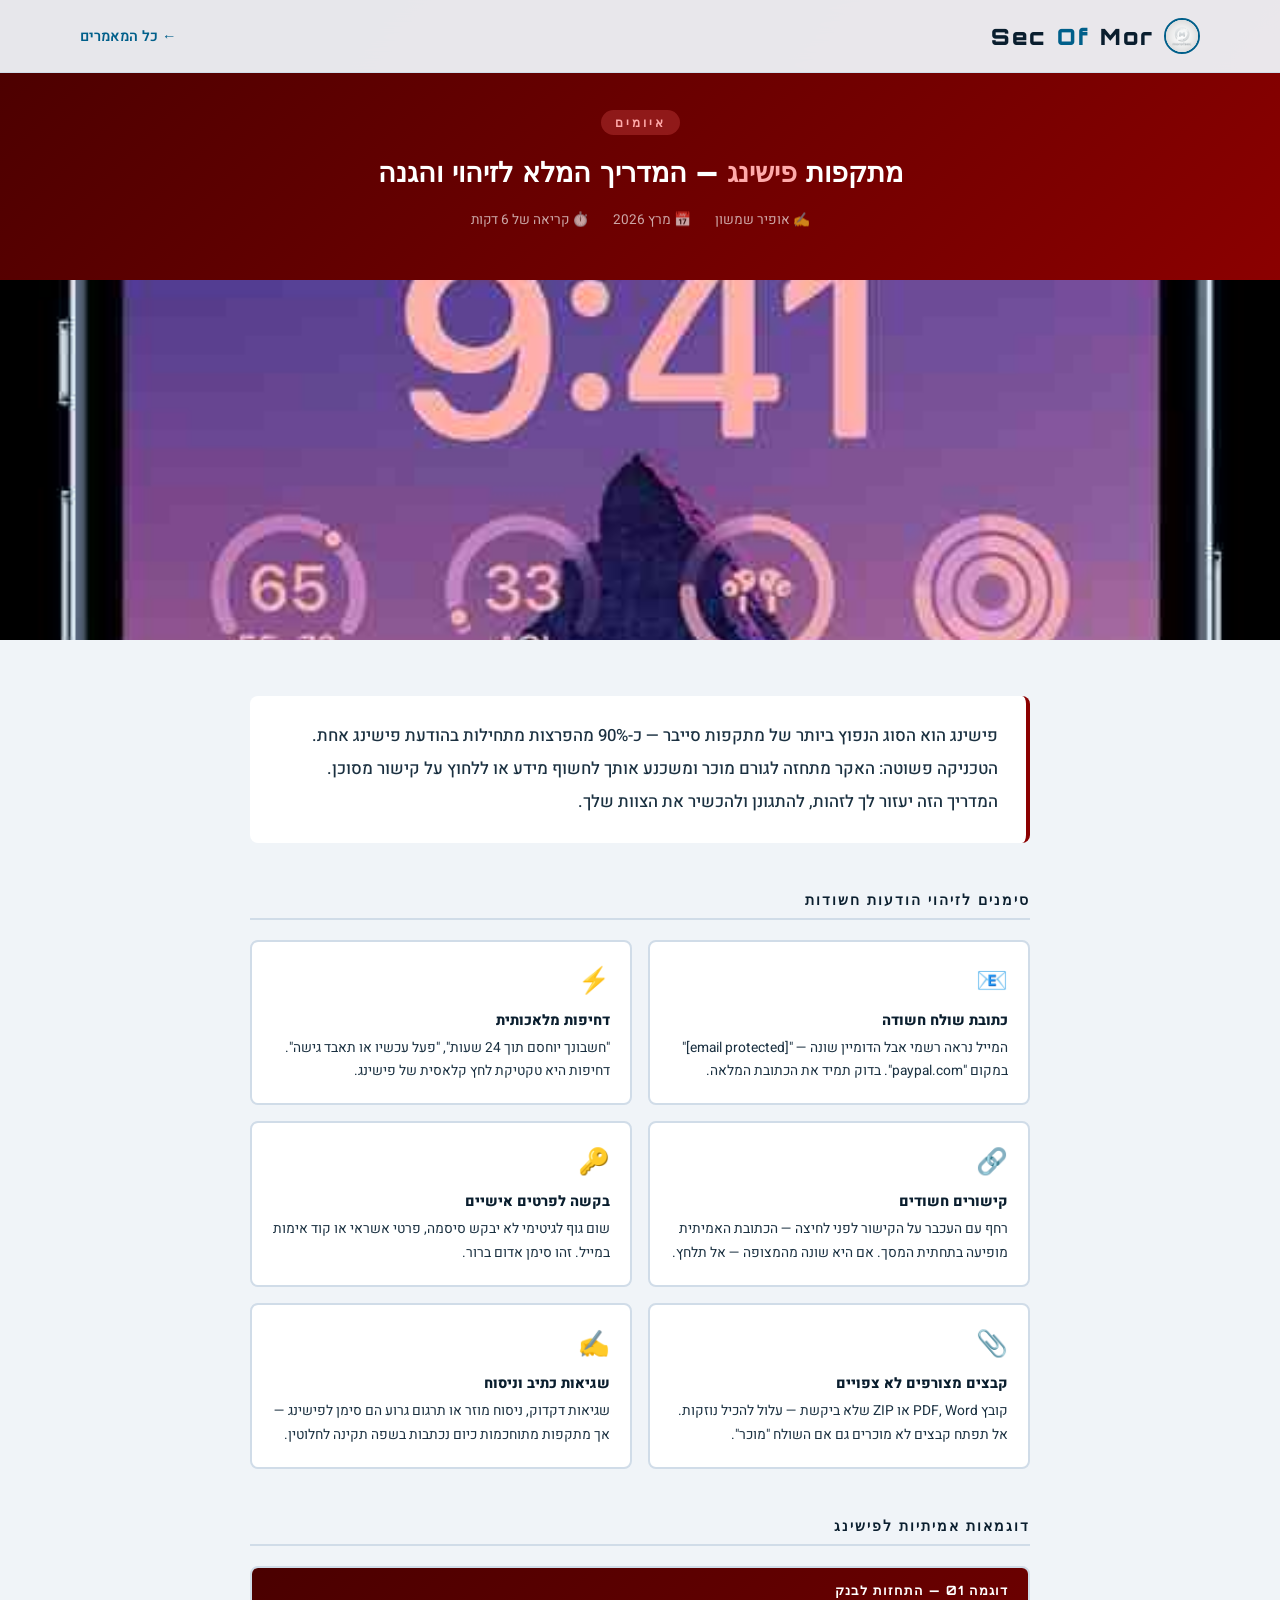
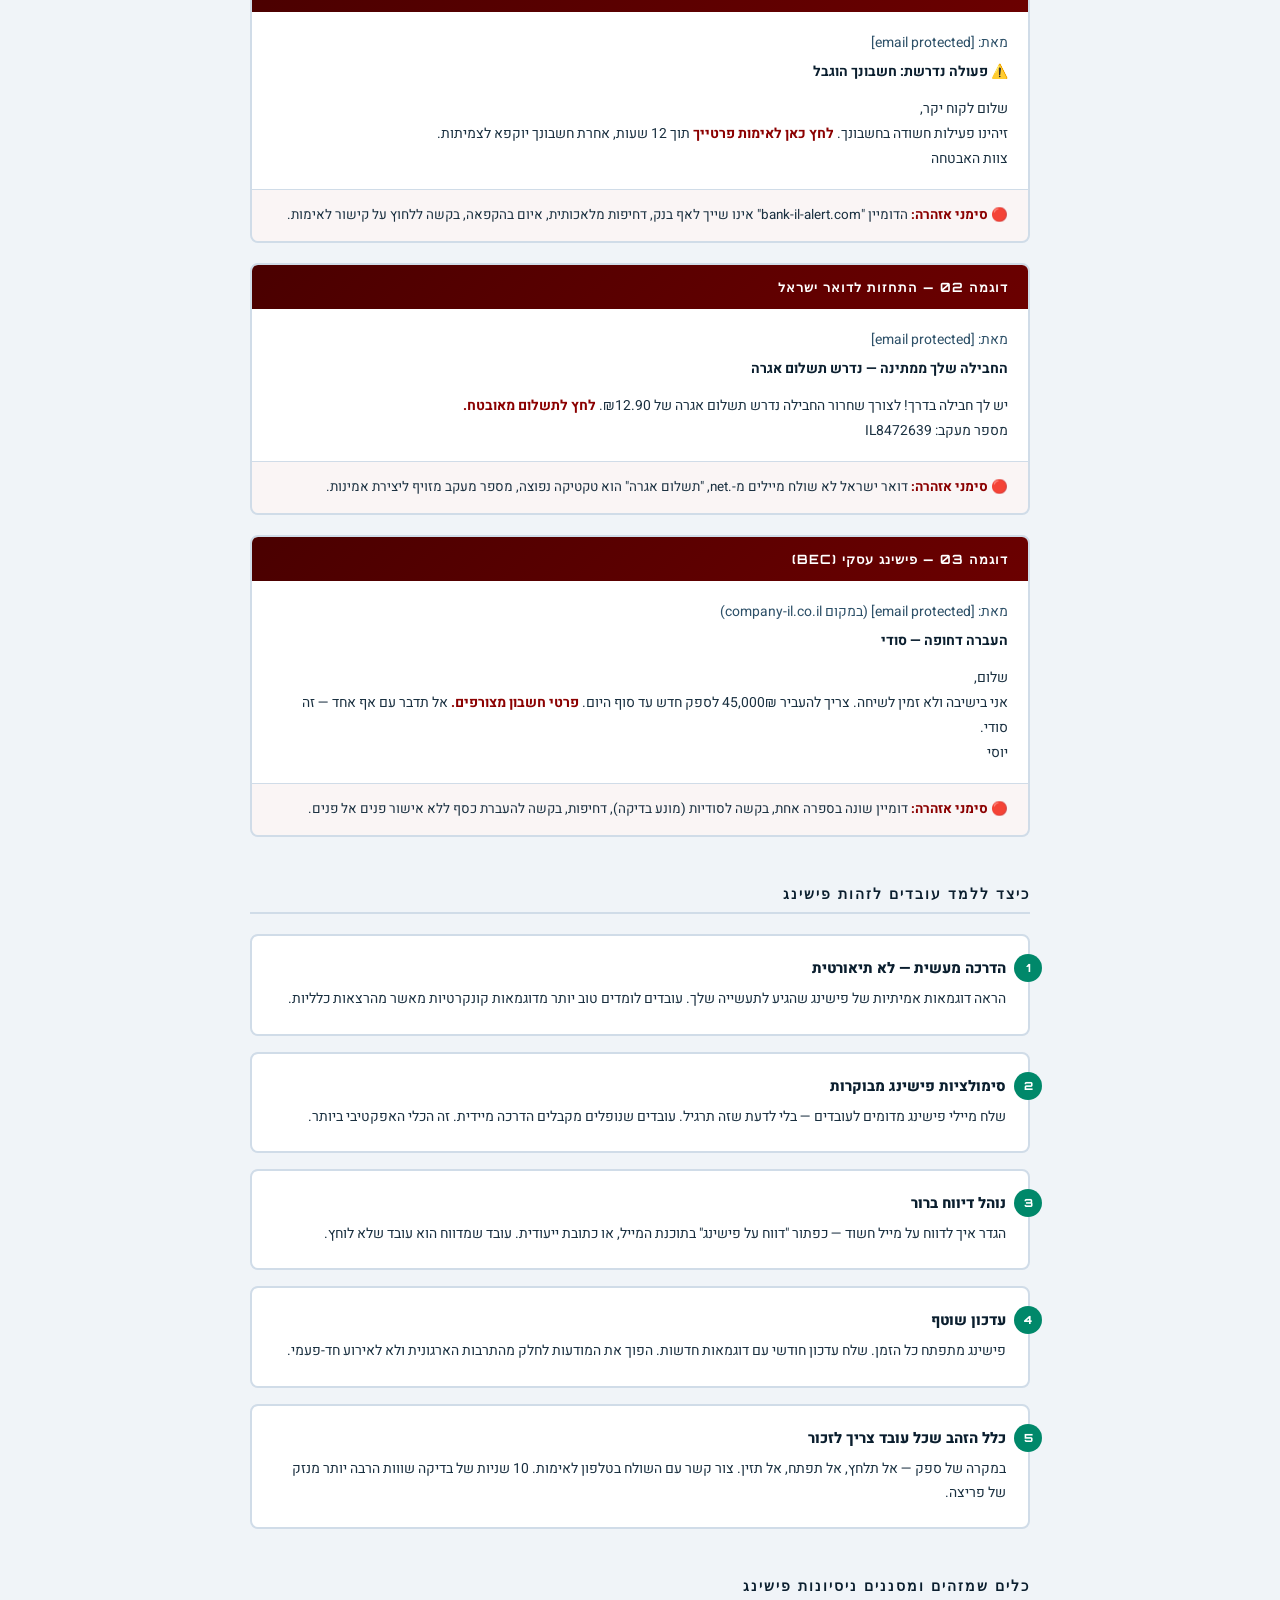
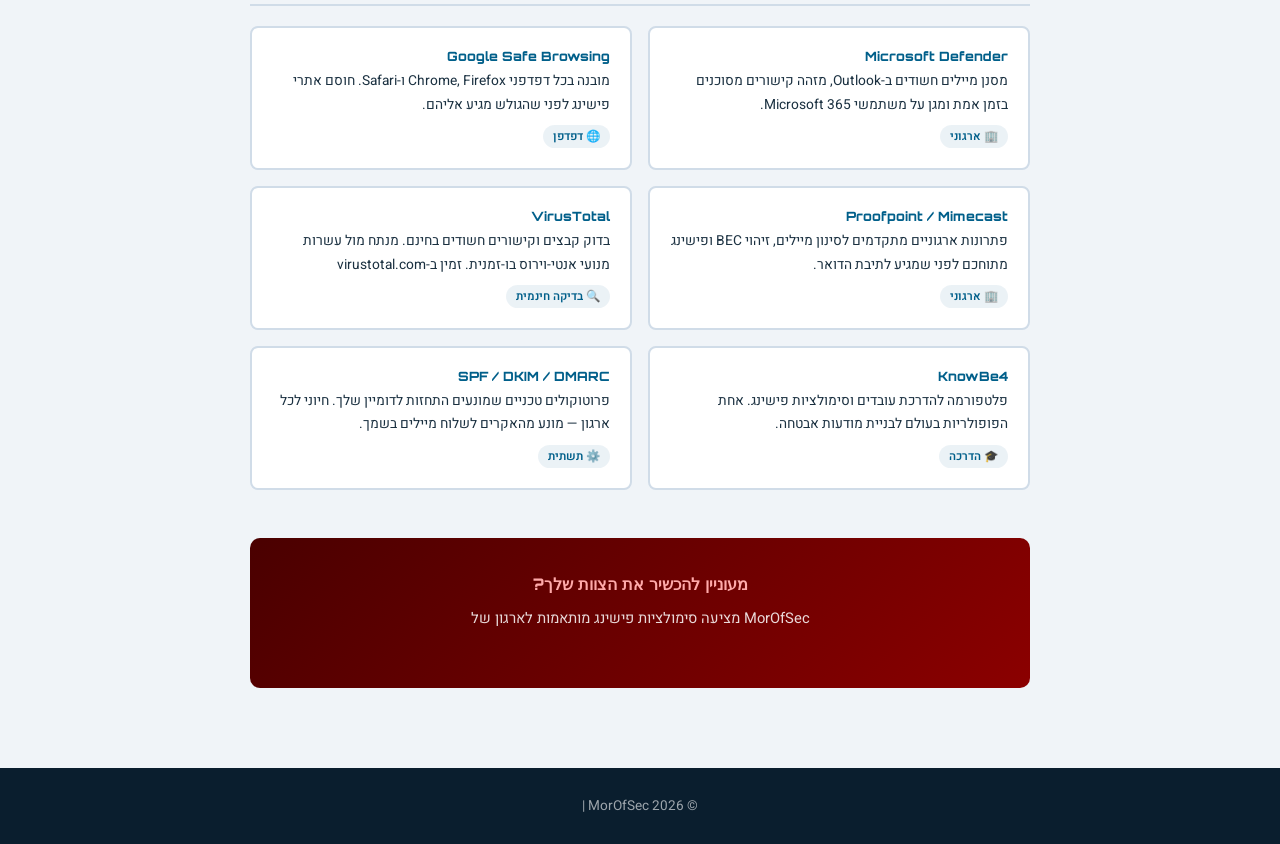
<file: article-phishing.html>
<!DOCTYPE html>
<html lang="he" dir="rtl">
<head>
<meta charset="UTF-8">
<meta name="viewport" content="width=device-width, initial-scale=1.0">
<title>מתקפות פישינג — איך לזהות ולהתגונן | MorOfSec</title>
<meta name="description" content="סימנים לזיהוי הודעות פישינג, דוגמאות אמיתיות, כיצד ללמד עובדים ואילו כלים מגנים עליך. מאת אופיר שמשון, MorOfSec">
<meta name="keywords" content="פישינג, phishing, זיהוי הודעות חשודות, אבטחת מידע, הגנה על עובדים">
<meta name="robots" content="index, follow">
<link rel="canonical" href="https://morofsec.com/article-phishing.html">
<link rel="preconnect" href="https://fonts.googleapis.com">
<link rel="preconnect" href="https://fonts.gstatic.com" crossorigin>
<link href="https://fonts.googleapis.com/css2?family=Heebo:wght@400;500;600;700;800;900&family=Orbitron:wght@700;800;900&display=swap" rel="stylesheet">
<style>
*{margin:0;padding:0;box-sizing:border-box;}
:root{--bg:#f0f4f8;--bg2:#e8edf3;--white:#fff;--heading:#0a1e2e;--text:#1a3040;--muted:#2d5068;--cyan:#005f8a;--teal:#00886a;--border:#d0dce8;--danger:#8b0000;}
html{scroll-behavior:smooth;}
body{background:var(--bg);color:var(--text);font-family:'Heebo',sans-serif;overflow-x:hidden;}
a{text-decoration:none;color:inherit;}
nav{position:fixed;top:0;width:100%;z-index:100;padding:18px 0;backdrop-filter:blur(20px);border-bottom:1px solid var(--border);background:rgba(240,244,248,0.95);}
.nav-inner{display:flex;align-items:center;justify-content:space-between;max-width:1200px;margin:0 auto;padding:0 40px;}
.nav-logo{font-family:'Orbitron',monospace;font-size:1.4rem;font-weight:900;color:var(--heading);letter-spacing:2px;display:flex;align-items:center;gap:10px;}
.nav-logo img{width:36px;height:36px;object-fit:contain;border-radius:50%;border:2px solid var(--cyan);background:var(--white);}
.nav-logo span{color:var(--cyan);}
.nav-back{display:flex;align-items:center;gap:8px;color:var(--cyan);font-weight:600;font-size:0.9rem;}
.nav-back:hover{text-decoration:underline;}
.container{max-width:860px;margin:0 auto;padding:0 40px;}
.article-hero{padding:110px 0 50px;background:linear-gradient(135deg,#4a0000,#8b0000);color:#fff;text-align:center;}
.article-tag{display:inline-block;background:rgba(255,100,100,0.25);color:#ffaaaa;font-size:0.72rem;font-weight:700;letter-spacing:3px;padding:5px 14px;border-radius:20px;font-family:'Orbitron',monospace;text-transform:uppercase;margin-bottom:20px;}
.article-hero h1{font-family:'Orbitron',monospace;font-size:1.7rem;font-weight:900;line-height:1.3;margin-bottom:16px;}
.article-hero h1 span{color:#ffaaaa;}
.article-meta{display:flex;align-items:center;justify-content:center;gap:24px;font-size:0.85rem;color:rgba(255,255,255,0.65);margin-top:20px;flex-wrap:wrap;}
.article-body{padding:56px 0 80px;}
.article-intro{font-size:1.05rem;color:var(--text);line-height:1.95;margin-bottom:48px;padding:24px 28px;background:var(--white);border-radius:8px;border-right:4px solid var(--danger);font-weight:500;}

/* SECTION TITLE */
.section-h{font-family:'Orbitron',monospace;font-size:0.85rem;font-weight:800;color:var(--heading);letter-spacing:2px;text-transform:uppercase;margin:48px 0 20px;padding-bottom:10px;border-bottom:2px solid var(--border);}

/* SIGNS */
.signs-grid{display:grid;grid-template-columns:repeat(2,1fr);gap:16px;margin-bottom:40px;}
.sign-card{background:var(--white);border:2px solid var(--border);border-radius:8px;padding:20px;transition:border-color 0.3s;}
.sign-card:hover{border-color:#8b0000;}
.sign-icon{font-size:1.6rem;margin-bottom:10px;}
.sign-title{font-weight:800;color:var(--heading);font-size:0.9rem;margin-bottom:6px;}
.sign-desc{font-size:0.86rem;color:var(--text);line-height:1.7;}

/* EXAMPLES */
.example{background:var(--white);border:2px solid var(--border);border-radius:8px;margin-bottom:20px;overflow:hidden;}
.example-header{background:linear-gradient(135deg,#4a0000,#6b0000);color:#fff;padding:14px 20px;display:flex;align-items:center;gap:10px;}
.example-header span{font-size:0.8rem;font-weight:700;font-family:'Orbitron',monospace;letter-spacing:1px;}
.example-email{padding:18px 20px;font-size:0.87rem;line-height:1.8;border-bottom:1px solid var(--border);}
.example-email .from{color:var(--muted);margin-bottom:4px;}
.example-email .subject{font-weight:700;color:var(--heading);margin-bottom:12px;}
.example-email .body{color:var(--text);}
.example-email .danger{color:#8b0000;font-weight:700;}
.example-analysis{padding:14px 20px;background:rgba(139,0,0,0.04);}
.example-analysis p{font-size:0.84rem;color:var(--text);line-height:1.7;}
.example-analysis strong{color:#8b0000;}

/* TRAINING */
.training-steps{counter-reset:step;}
.training-step{background:var(--white);border:2px solid var(--border);border-radius:8px;padding:22px 22px 22px 28px;margin-bottom:16px;position:relative;transition:border-color 0.3s;}
.training-step:hover{border-color:var(--teal);}
.training-step::before{counter-increment:step;content:counter(step);position:absolute;right:-14px;top:18px;background:var(--teal);color:#fff;width:28px;height:28px;border-radius:50%;display:flex;align-items:center;justify-content:center;font-family:'Orbitron',monospace;font-size:0.7rem;font-weight:800;}
.step-title{font-weight:800;color:var(--heading);margin-bottom:8px;font-size:0.92rem;}
.step-desc{font-size:0.87rem;color:var(--text);line-height:1.75;}

/* TOOLS */
.tools-grid{display:grid;grid-template-columns:repeat(2,1fr);gap:16px;margin-bottom:40px;}
.tool-card{background:var(--white);border:2px solid var(--border);border-radius:8px;padding:20px;}
.tool-name{font-family:'Orbitron',monospace;font-size:0.8rem;font-weight:800;color:var(--cyan);margin-bottom:6px;}
.tool-desc{font-size:0.86rem;color:var(--text);line-height:1.7;}
.tool-type{display:inline-block;margin-top:8px;font-size:0.72rem;background:rgba(0,95,138,0.08);color:var(--cyan);padding:3px 10px;border-radius:12px;font-weight:600;}

/* SUMMARY */
.summary-box{background:linear-gradient(135deg,#4a0000,#8b0000);border-radius:10px;padding:36px 32px;margin-top:48px;color:#fff;text-align:center;}
.summary-box h3{font-family:'Orbitron',monospace;font-size:1rem;font-weight:800;margin-bottom:12px;color:#ffaaaa;}
.summary-box p{font-size:0.92rem;color:rgba(255,255,255,0.85);line-height:1.8;margin-bottom:20px;}
.summary-box a{display:inline-block;background:#fff;color:#8b0000;padding:12px 28px;border-radius:4px;font-family:'Orbitron',monospace;font-size:0.78rem;font-weight:800;letter-spacing:2px;text-transform:uppercase;}
.back-section{text-align:center;margin-top:40px;}
.back-link{display:inline-flex;align-items:center;gap:8px;color:var(--cyan);font-weight:700;font-family:'Orbitron',monospace;font-size:0.82rem;letter-spacing:1px;}
.back-link:hover{text-decoration:underline;}
footer{background:var(--heading);color:rgba(255,255,255,0.6);text-align:center;padding:28px;font-size:0.85rem;}
footer a{color:#7dd3f8;}
@media(max-width:600px){
  .nav-inner,.container{padding-right:16px;padding-left:16px;}
  .article-hero{padding:90px 16px 40px;}
  .article-hero h1{font-size:1.25rem;}
  .signs-grid,.tools-grid{grid-template-columns:1fr;}
  .training-step{padding-right:20px;}
  .training-step::before{right:-10px;}
}
</style>
</head>
<body>

<nav>
  <div class="nav-inner">
    <a href="index.html" class="nav-logo"><img src="images/logo_small.png" alt="">Mor<span>Of</span>Sec</a>
    <a href="articles.html" class="nav-back">&#8592; כל המאמרים</a>
  </div>
</nav>

<section class="article-hero">
  <div class="container">
    <div class="article-tag">איומים</div>
    <h1>מתקפות <span>פישינג</span> — המדריך המלא לזיהוי והגנה</h1>
    <div class="article-meta">
      <span>✍️ אופיר שמשון</span>
      <span>📅 מרץ 2026</span>
      <span>⏱️ קריאה של 6 דקות</span>
    </div>
  </div>
</section>


<div style="width:100%;overflow:hidden;max-height:360px;"><img src="images/phishing-sms.jpg" alt="פישינג SMS" style="width:100%;max-height:360px;object-fit:cover;display:block;"></div>
<section class="article-body">
  <div class="container">
    <div class="article-intro">
      פישינג הוא הסוג הנפוץ ביותר של מתקפות סייבר — כ-90% מהפרצות מתחילות בהודעת פישינג אחת. הטכניקה פשוטה: האקר מתחזה לגורם מוכר ומשכנע אותך לחשוף מידע או ללחוץ על קישור מסוכן. המדריך הזה יעזור לך לזהות, להתגונן ולהכשיר את הצוות שלך.
    </div>

    <h2 class="section-h">סימנים לזיהוי הודעות חשודות</h2>
    <div class="signs-grid">
      <div class="sign-card">
        <div class="sign-icon">📧</div>
        <div class="sign-title">כתובת שולח חשודה</div>
        <div class="sign-desc">המייל נראה רשמי אבל הדומיין שונה — "<a href="/cdn-cgi/l/email-protection" class="__cf_email__" data-cfemail="2b585e5b5b44595f6b5b4a525b4a1a05484446">[email&#160;protected]</a>" במקום "paypal.com". בדוק תמיד את הכתובת המלאה.</div>
      </div>
      <div class="sign-card">
        <div class="sign-icon">⚡</div>
        <div class="sign-title">דחיפות מלאכותית</div>
        <div class="sign-desc">"חשבונך יוחסם תוך 24 שעות", "פעל עכשיו או תאבד גישה". דחיפות היא טקטיקת לחץ קלאסית של פישינג.</div>
      </div>
      <div class="sign-card">
        <div class="sign-icon">🔗</div>
        <div class="sign-title">קישורים חשודים</div>
        <div class="sign-desc">רחף עם העכבר על הקישור לפני לחיצה — הכתובת האמיתית מופיעה בתחתית המסך. אם היא שונה מהמצופה — אל תלחץ.</div>
      </div>
      <div class="sign-card">
        <div class="sign-icon">🔑</div>
        <div class="sign-title">בקשה לפרטים אישיים</div>
        <div class="sign-desc">שום גוף לגיטימי לא יבקש סיסמה, פרטי אשראי או קוד אימות במייל. זהו סימן אדום ברור.</div>
      </div>
      <div class="sign-card">
        <div class="sign-icon">📎</div>
        <div class="sign-title">קבצים מצורפים לא צפויים</div>
        <div class="sign-desc">קובץ PDF, Word או ZIP שלא ביקשת — עלול להכיל נוזקות. אל תפתח קבצים לא מוכרים גם אם השולח "מוכר".</div>
      </div>
      <div class="sign-card">
        <div class="sign-icon">✍️</div>
        <div class="sign-title">שגיאות כתיב וניסוח</div>
        <div class="sign-desc">שגיאות דקדוק, ניסוח מוזר או תרגום גרוע הם סימן לפישינג — אך מתקפות מתוחכמות כיום נכתבות בשפה תקינה לחלוטין.</div>
      </div>
    </div>

    <h2 class="section-h">דוגמאות אמיתיות לפישינג</h2>

    <div class="example">
      <div class="example-header">
        <span>דוגמה 01 — התחזות לבנק</span>
      </div>
      <div class="example-email">
        <div class="from">מאת: <a href="/cdn-cgi/l/email-protection" class="__cf_email__" data-cfemail="a6d5c3c5d3d4cfd2dfe6c4c7c8cd8bcfca8bc7cac3d4d288c5c9cb">[email&#160;protected]</a></div>
        <div class="subject">⚠️ פעולה נדרשת: חשבונך הוגבל</div>
        <div class="body">שלום לקוח יקר,<br>זיהינו פעילות חשודה בחשבונך. <span class="danger">לחץ כאן לאימות פרטייך</span> תוך 12 שעות, אחרת חשבונך יוקפא לצמיתות.<br>צוות האבטחה</div>
      </div>
      <div class="example-analysis">
        <p><strong>🔴 סימני אזהרה:</strong> הדומיין "bank-il-alert.com" אינו שייך לאף בנק, דחיפות מלאכותית, איום בהקפאה, בקשה ללחוץ על קישור לאימות.</p>
      </div>
    </div>

    <div class="example">
      <div class="example-header">
        <span>דוגמה 02 — התחזות לדואר ישראל</span>
      </div>
      <div class="example-email">
        <div class="from">מאת: <a href="/cdn-cgi/l/email-protection" class="__cf_email__" data-cfemail="87e9e8f5e2f7ebfec7eef4f5e6e2ebaaf7e8f4f3aae3e2ebeef1e2f5fea9e9e2f3">[email&#160;protected]</a></div>
        <div class="subject">החבילה שלך ממתינה — נדרש תשלום אגרה</div>
        <div class="body">יש לך חבילה בדרך! לצורך שחרור החבילה נדרש תשלום אגרה של ₪12.90. <span class="danger">לחץ לתשלום מאובטח.</span><br>מספר מעקב: IL8472639</div>
      </div>
      <div class="example-analysis">
        <p><strong>🔴 סימני אזהרה:</strong> דואר ישראל לא שולח מיילים מ-.net, "תשלום אגרה" הוא טקטיקה נפוצה, מספר מעקב מזויף ליצירת אמינות.</p>
      </div>
    </div>

    <div class="example">
      <div class="example-header">
        <span>דוגמה 03 — פישינג עסקי (BEC)</span>
      </div>
      <div class="example-email">
        <div class="from">מאת: <a href="/cdn-cgi/l/email-protection" class="__cf_email__" data-cfemail="a2c1c7cd8cc1cdcac7cce2c1cdcfd2c3ccdb8fcbce8cc1cd">[email&#160;protected]</a> (במקום company-il.co.il)</div>
        <div class="subject">העברה דחופה — סודי</div>
        <div class="body">שלום,<br>אני בישיבה ולא זמין לשיחה. צריך להעביר 45,000₪ לספק חדש עד סוף היום. <span class="danger">פרטי חשבון מצורפים.</span> אל תדבר עם אף אחד — זה סודי.<br>יוסי</div>
      </div>
      <div class="example-analysis">
        <p><strong>🔴 סימני אזהרה:</strong> דומיין שונה בספרה אחת, בקשה לסודיות (מונע בדיקה), דחיפות, בקשה להעברת כסף ללא אישור פנים אל פנים.</p>
      </div>
    </div>

    <h2 class="section-h">כיצד ללמד עובדים לזהות פישינג</h2>
    <div class="training-steps">
      <div class="training-step">
        <div class="step-title">הדרכה מעשית — לא תיאורטית</div>
        <div class="step-desc">הראה דוגמאות אמיתיות של פישינג שהגיע לתעשייה שלך. עובדים לומדים טוב יותר מדוגמאות קונקרטיות מאשר מהרצאות כלליות.</div>
      </div>
      <div class="training-step">
        <div class="step-title">סימולציות פישינג מבוקרות</div>
        <div class="step-desc">שלח מיילי פישינג מדומים לעובדים — בלי לדעת שזה תרגיל. עובדים שנופלים מקבלים הדרכה מיידית. זה הכלי האפקטיבי ביותר.</div>
      </div>
      <div class="training-step">
        <div class="step-title">נוהל דיווח ברור</div>
        <div class="step-desc">הגדר איך לדווח על מייל חשוד — כפתור "דווח על פישינג" בתוכנת המייל, או כתובת ייעודית. עובד שמדווח הוא עובד שלא לוחץ.</div>
      </div>
      <div class="training-step">
        <div class="step-title">עדכון שוטף</div>
        <div class="step-desc">פישינג מתפתח כל הזמן. שלח עדכון חודשי עם דוגמאות חדשות. הפוך את המודעות לחלק מהתרבות הארגונית ולא לאירוע חד-פעמי.</div>
      </div>
      <div class="training-step">
        <div class="step-title">כלל הזהב שכל עובד צריך לזכור</div>
        <div class="step-desc">במקרה של ספק — אל תלחץ, אל תפתח, אל תזין. צור קשר עם השולח בטלפון לאימות. 10 שניות של בדיקה שווות הרבה יותר מנזק של פריצה.</div>
      </div>
    </div>

    <h2 class="section-h">כלים שמזהים ומסננים ניסיונות פישינג</h2>
    <div class="tools-grid">
      <div class="tool-card">
        <div class="tool-name">Microsoft Defender</div>
        <div class="tool-desc">מסנן מיילים חשודים ב-Outlook, מזהה קישורים מסוכנים בזמן אמת ומגן על משתמשי Microsoft 365.</div>
        <span class="tool-type">🏢 ארגוני</span>
      </div>
      <div class="tool-card">
        <div class="tool-name">Google Safe Browsing</div>
        <div class="tool-desc">מובנה בכל דפדפני Chrome, Firefox ו-Safari. חוסם אתרי פישינג לפני שהגולש מגיע אליהם.</div>
        <span class="tool-type">🌐 דפדפן</span>
      </div>
      <div class="tool-card">
        <div class="tool-name">Proofpoint / Mimecast</div>
        <div class="tool-desc">פתרונות ארגוניים מתקדמים לסינון מיילים, זיהוי BEC ופישינג מתוחכם לפני שמגיע לתיבת הדואר.</div>
        <span class="tool-type">🏢 ארגוני</span>
      </div>
      <div class="tool-card">
        <div class="tool-name">VirusTotal</div>
        <div class="tool-desc">בדוק קבצים וקישורים חשודים בחינם. מנתח מול עשרות מנועי אנטי-וירוס בו-זמנית. זמין ב-virustotal.com</div>
        <span class="tool-type">🔍 בדיקה חינמית</span>
      </div>
      <div class="tool-card">
        <div class="tool-name">KnowBe4</div>
        <div class="tool-desc">פלטפורמה להדרכת עובדים וסימולציות פישינג. אחת הפופולריות בעולם לבניית מודעות אבטחה.</div>
        <span class="tool-type">🎓 הדרכה</span>
      </div>
      <div class="tool-card">
        <div class="tool-name">SPF / DKIM / DMARC</div>
        <div class="tool-desc">פרוטוקולים טכניים שמונעים התחזות לדומיין שלך. חיוני לכל ארגון — מונע מהאקרים לשלוח מיילים בשמך.</div>
        <span class="tool-type">⚙️ תשתית</span>
      </div>
    </div>

    <div class="summary-box">
      <h3>מעוניין להכשיר את הצוות שלך?</h3>
      <p>MorOfSec מציעה סימולציות פישינג מותאמות לארגון של
</div>
</section>
<footer>
  <p>© 2026 MorOfSec | <a href="/cdn-cgi/l/email-protection#ec81839e838a9f898fdbd8ac8b818d8580c28f8381"><span class="__cf_email__" data-cfemail="0b666479646d786e6
</file>
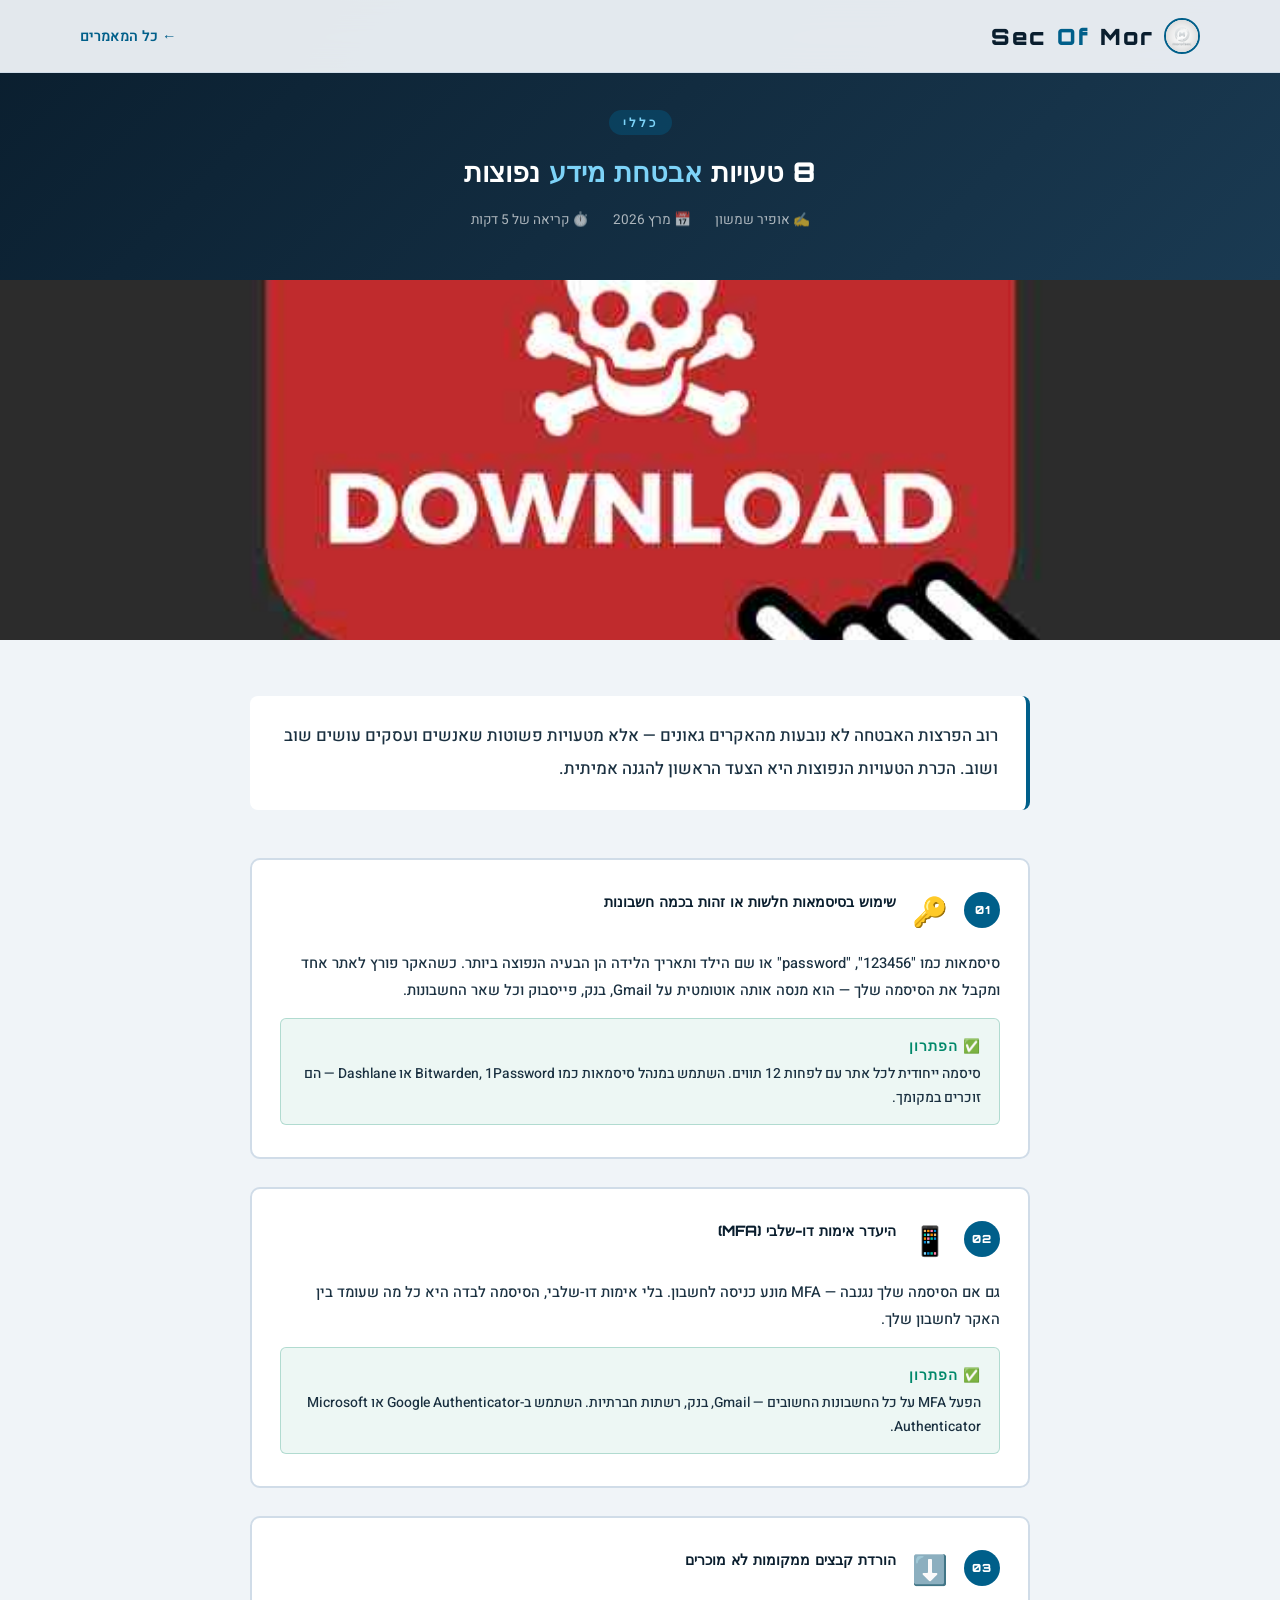
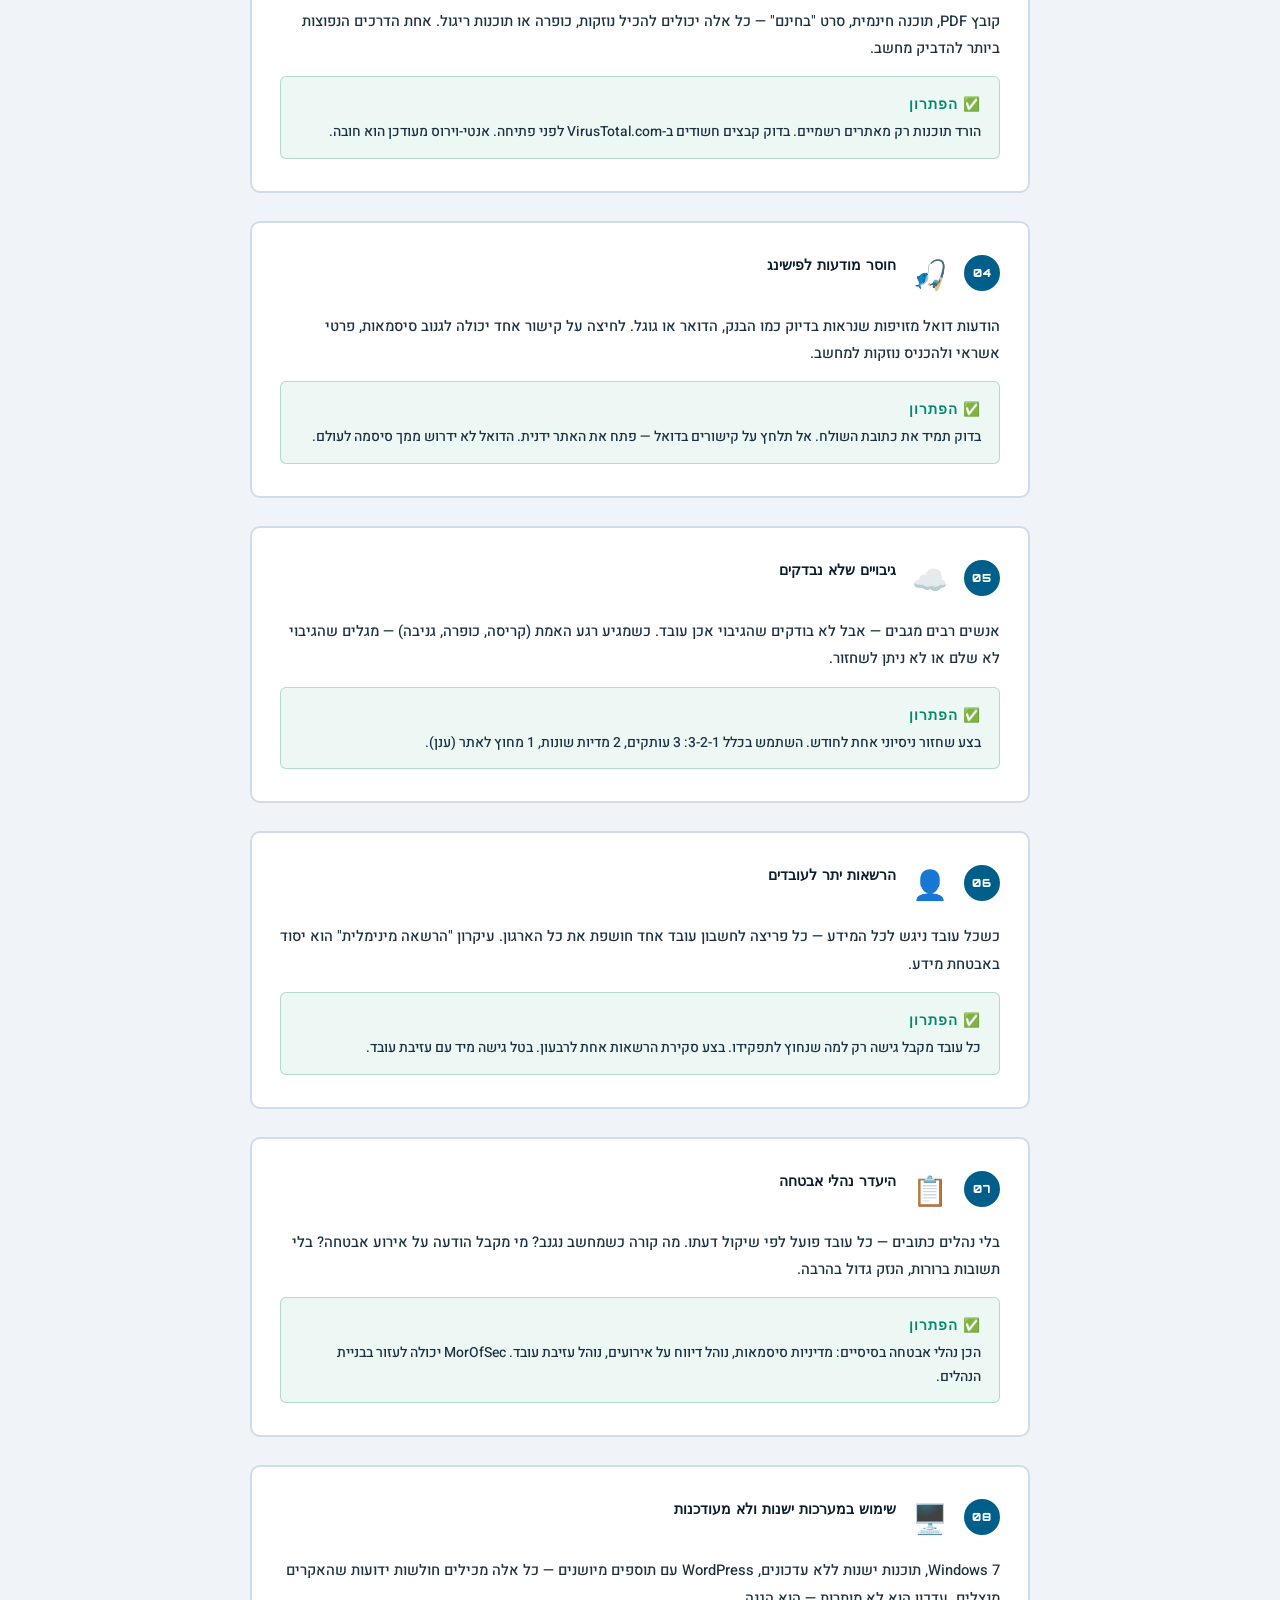
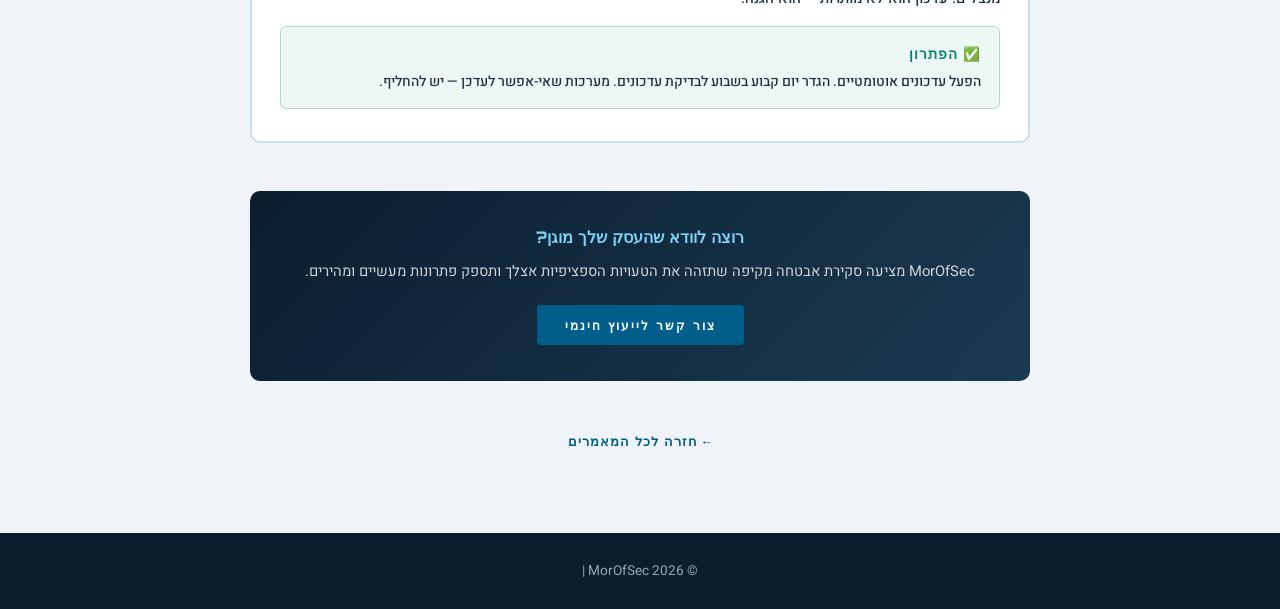
<file: article-security-mistakes.html>
<!DOCTYPE html>
<html lang="he" dir="rtl">
<head>
<meta charset="UTF-8">
<meta name="viewport" content="width=device-width, initial-scale=1.0">
<title>טעויות אבטחת מידע נפוצות | MorOfSec</title>
<meta name="description" content="8 טעויות אבטחת מידע נפוצות שכל עסק ופרט עושה — וכיצד להימנע מהן. מאת אופיר שמשון, MorOfSec">
<meta name="keywords" content="טעויות אבטחת מידע, סיסמאות חלשות, אימות דו שלבי, פישינג, גיבויים, הרשאות יתר">
<meta name="robots" content="index, follow">
<link rel="canonical" href="https://morofsec.com/article-security-mistakes.html">
<link rel="preconnect" href="https://fonts.googleapis.com">
<link rel="preconnect" href="https://fonts.gstatic.com" crossorigin>
<link href="https://fonts.googleapis.com/css2?family=Heebo:wght@400;500;600;700;800;900&family=Orbitron:wght@700;800;900&display=swap" rel="stylesheet">
<style>
*{margin:0;padding:0;box-sizing:border-box;}
:root{--bg:#f0f4f8;--bg2:#e8edf3;--white:#fff;--heading:#0a1e2e;--text:#1a3040;--muted:#2d5068;--cyan:#005f8a;--teal:#00886a;--border:#d0dce8;}
html{scroll-behavior:smooth;}
body{background:var(--bg);color:var(--text);font-family:'Heebo',sans-serif;overflow-x:hidden;}
a{text-decoration:none;color:inherit;}
nav{position:fixed;top:0;width:100%;z-index:100;padding:18px 0;backdrop-filter:blur(20px);border-bottom:1px solid var(--border);background:rgba(240,244,248,0.95);}
.nav-inner{display:flex;align-items:center;justify-content:space-between;max-width:1200px;margin:0 auto;padding:0 40px;}
.nav-logo{font-family:'Orbitron',monospace;font-size:1.4rem;font-weight:900;color:var(--heading);letter-spacing:2px;display:flex;align-items:center;gap:10px;}
.nav-logo img{width:36px;height:36px;object-fit:contain;border-radius:50%;border:2px solid var(--cyan);background:var(--white);}
.nav-logo span{color:var(--cyan);}
.nav-back{display:flex;align-items:center;gap:8px;color:var(--cyan);font-weight:600;font-size:0.9rem;}
.nav-back:hover{text-decoration:underline;}
.container{max-width:860px;margin:0 auto;padding:0 40px;}

/* HERO */
.article-hero{padding:110px 0 50px;background:linear-gradient(135deg,#0a1e2e,#1a3a52);color:#fff;text-align:center;}
.article-tag{display:inline-block;background:rgba(0,95,138,0.4);color:#7dd3f8;font-size:0.72rem;font-weight:700;letter-spacing:3px;padding:5px 14px;border-radius:20px;font-family:'Orbitron',monospace;text-transform:uppercase;margin-bottom:20px;}
.article-hero h1{font-family:'Orbitron',monospace;font-size:1.7rem;font-weight:900;line-height:1.3;margin-bottom:16px;}
.article-hero h1 span{color:#7dd3f8;}
.article-meta{display:flex;align-items:center;justify-content:center;gap:24px;font-size:0.85rem;color:rgba(255,255,255,0.65);margin-top:20px;flex-wrap:wrap;}
.article-meta span{display:flex;align-items:center;gap:6px;}

/* CONTENT */
.article-body{padding:56px 0 80px;}
.article-intro{font-size:1.05rem;color:var(--text);line-height:1.95;margin-bottom:48px;padding:24px 28px;background:var(--white);border-radius:8px;border-right:4px solid var(--cyan);font-weight:500;}

/* MISTAKE CARD */
.mistake{background:var(--white);border:2px solid var(--border);border-radius:10px;padding:32px 28px;margin-bottom:28px;transition:border-color 0.3s;}
.mistake:hover{border-color:var(--cyan);}
.mistake-header{display:flex;align-items:flex-start;gap:16px;margin-bottom:16px;}
.mistake-num{font-family:'Orbitron',monospace;font-size:0.7rem;font-weight:900;color:var(--white);background:var(--cyan);width:36px;height:36px;border-radius:50%;display:flex;align-items:center;justify-content:center;flex-shrink:0;letter-spacing:1px;}
.mistake-icon{font-size:1.8rem;flex-shrink:0;}
.mistake-title{font-family:'Orbitron',monospace;font-size:0.9rem;font-weight:800;color:var(--heading);line-height:1.3;}
.mistake-body{font-size:0.92rem;color:var(--text);line-height:1.85;font-weight:500;}
.mistake-body p{margin-bottom:12px;}
.tip-box{background:rgba(0,136,106,0.07);border:1px solid rgba(0,136,106,0.25);border-radius:6px;padding:14px 18px;margin-top:14px;}
.tip-box strong{color:var(--teal);font-size:0.85rem;display:block;margin-bottom:4px;font-family:'Orbitron',monospace;letter-spacing:1px;}
.tip-box p{font-size:0.87rem;color:var(--text);line-height:1.7;margin:0;}

/* SUMMARY */
.summary-box{background:linear-gradient(135deg,#0a1e2e,#1a3a52);border-radius:10px;padding:36px 32px;margin-top:48px;color:#fff;text-align:center;}
.summary-box h3{font-family:'Orbitron',monospace;font-size:1rem;font-weight:800;margin-bottom:12px;color:#7dd3f8;}
.summary-box p{font-size:0.92rem;color:rgba(255,255,255,0.8);line-height:1.8;margin-bottom:20px;}
.summary-box a{display:inline-block;background:var(--cyan);color:#fff;padding:12px 28px;border-radius:4px;font-family:'Orbitron',monospace;font-size:0.78rem;font-weight:700;letter-spacing:2px;text-transform:uppercase;}
.summary-box a:hover{background:#003f5e;}

/* BACK */
.back-section{text-align:center;margin-top:48px;}
.back-link{display:inline-flex;align-items:center;gap:8px;color:var(--cyan);font-weight:700;font-family:'Orbitron',monospace;font-size:0.82rem;letter-spacing:1px;}
.back-link:hover{text-decoration:underline;}

footer{background:var(--heading);color:rgba(255,255,255,0.6);text-align:center;padding:28px;font-size:0.85rem;}
footer a{color:#7dd3f8;}

@media(max-width:600px){
  .nav-inner,.container{padding-right:16px;padding-left:16px;}
  .article-hero{padding:90px 16px 40px;}
  .article-hero h1{font-size:1.25rem;}
  .mistake{padding:22px 18px;}
  .summary-box{padding:24px 18px;}
}
</style>
</head>
<body>

<nav>
  <div class="nav-inner">
    <a href="index.html" class="nav-logo"><img src="images/logo_small.png" alt="">Mor<span>Of</span>Sec</a>
    <a href="articles.html" class="nav-back">&#8592; כל המאמרים</a>
  </div>
</nav>

<section class="article-hero">
  <div class="container">
    <div class="article-tag">כללי</div>
    <h1>8 טעויות <span>אבטחת מידע</span> נפוצות</h1>
    <div class="article-meta">
      <span>✍️ אופיר שמשון</span>
      <span>📅 מרץ 2026</span>
      <span>⏱️ קריאה של 5 דקות</span>
    </div>
  </div>
</section>


<div style="width:100%;overflow:hidden;max-height:360px;"><img src="images/dangerous-download.jpg" alt="הורדה ממקור לא ידוע" style="width:100%;max-height:360px;object-fit:cover;display:block;"></div>
<section class="article-body">
  <div class="container">
        <div class="article-intro">
      רוב הפרצות האבטחה לא נובעות מהאקרים גאונים — אלא מטעויות פשוטות שאנשים ועסקים עושים שוב ושוב. הכרת הטעויות הנפוצות היא הצעד הראשון להגנה אמיתית.
    </div>

        <div class="mistake">
      <div class="mistake-header">
        <div class="mistake-num">01</div>
        <div class="mistake-icon">🔑</div>
        <div class="mistake-title">שימוש בסיסמאות חלשות או זהות בכמה חשבונות</div>
      </div>
      <div class="mistake-body">
        <p>סיסמאות כמו "123456", "password" או שם הילד ותאריך הלידה הן הבעיה הנפוצה ביותר. כשהאקר פורץ לאתר אחד ומקבל את הסיסמה שלך — הוא מנסה אותה אוטומטית על Gmail, בנק, פייסבוק וכל שאר החשבונות.</p>
        <div class="tip-box">
          <strong>✅ הפתרון</strong>
          <p>סיסמה ייחודית לכל אתר עם לפחות 12 תווים. השתמש במנהל סיסמאות כמו Bitwarden, 1Password או Dashlane — הם זוכרים במקומך.</p>
        </div>
      </div>
    </div>

    <div class="mistake">
      <div class="mistake-header">
        <div class="mistake-num">02</div>
        <div class="mistake-icon">📱</div>
        <div class="mistake-title">היעדר אימות דו-שלבי (MFA)</div>
      </div>
      <div class="mistake-body">
        <p>גם אם הסיסמה שלך נגנבה — MFA מונע כניסה לחשבון. בלי אימות דו-שלבי, הסיסמה לבדה היא כל מה שעומד בין האקר לחשבון שלך.</p>
        <div class="tip-box">
          <strong>✅ הפתרון</strong>
          <p>הפעל MFA על כל החשבונות החשובים — Gmail, בנק, רשתות חברתיות. השתמש ב-Google Authenticator או Microsoft Authenticator.</p>
        </div>
      </div>
    </div>

    <div class="mistake">
      <div class="mistake-header">
        <div class="mistake-num">03</div>
        <div class="mistake-icon">⬇️</div>
        <div class="mistake-title">הורדת קבצים ממקומות לא מוכרים</div>
      </div>
      <div class="mistake-body">
        <p>קובץ PDF, תוכנה חינמית, סרט "בחינם" — כל אלה יכולים להכיל נוזקות, כופרה או תוכנות ריגול. אחת הדרכים הנפוצות ביותר להדביק מחשב.</p>
        <div class="tip-box">
          <strong>✅ הפתרון</strong>
          <p>הורד תוכנות רק מאתרים רשמיים. בדוק קבצים חשודים ב-VirusTotal.com לפני פתיחה. אנטי-וירוס מעודכן הוא חובה.</p>
        </div>
      </div>
    </div>

    <div class="mistake">
      <div class="mistake-header">
        <div class="mistake-num">04</div>
        <div class="mistake-icon">🎣</div>
        <div class="mistake-title">חוסר מודעות לפישינג</div>
      </div>
      <div class="mistake-body">
        <p>הודעות דואל מזויפות שנראות בדיוק כמו הבנק, הדואר או גוגל. לחיצה על קישור אחד יכולה לגנוב סיסמאות, פרטי אשראי ולהכניס נוזקות למחשב.</p>
        <div class="tip-box">
          <strong>✅ הפתרון</strong>
          <p>בדוק תמיד את כתובת השולח. אל תלחץ על קישורים בדואל — פתח את האתר ידנית. הדואל לא ידרוש ממך סיסמה לעולם.</p>
        </div>
      </div>
    </div>

    <div class="mistake">
      <div class="mistake-header">
        <div class="mistake-num">05</div>
        <div class="mistake-icon">☁️</div>
        <div class="mistake-title">גיבויים שלא נבדקים</div>
      </div>
      <div class="mistake-body">
        <p>אנשים רבים מגבים — אבל לא בודקים שהגיבוי אכן עובד. כשמגיע רגע האמת (קריסה, כופרה, גניבה) — מגלים שהגיבוי לא שלם או לא ניתן לשחזור.</p>
        <div class="tip-box">
          <strong>✅ הפתרון</strong>
          <p>בצע שחזור ניסיוני אחת לחודש. השתמש בכלל 3-2-1: 3 עותקים, 2 מדיות שונות, 1 מחוץ לאתר (ענן).</p>
        </div>
      </div>
    </div>

    <div class="mistake">
      <div class="mistake-header">
        <div class="mistake-num">06</div>
        <div class="mistake-icon">👤</div>
        <div class="mistake-title">הרשאות יתר לעובדים</div>
      </div>
      <div class="mistake-body">
        <p>כשכל עובד ניגש לכל המידע — כל פריצה לחשבון עובד אחד חושפת את כל הארגון. עיקרון "הרשאה מינימלית" הוא יסוד באבטחת מידע.</p>
        <div class="tip-box">
          <strong>✅ הפתרון</strong>
          <p>כל עובד מקבל גישה רק למה שנחוץ לתפקידו. בצע סקירת הרשאות אחת לרבעון. בטל גישה מיד עם עזיבת עובד.</p>
        </div>
      </div>
    </div>

    <div class="mistake">
      <div class="mistake-header">
        <div class="mistake-num">07</div>
        <div class="mistake-icon">📋</div>
        <div class="mistake-title">היעדר נהלי אבטחה</div>
      </div>
      <div class="mistake-body">
        <p>בלי נהלים כתובים — כל עובד פועל לפי שיקול דעתו. מה קורה כשמחשב נגנב? מי מקבל הודעה על אירוע אבטחה? בלי תשובות ברורות, הנזק גדול בהרבה.</p>
        <div class="tip-box">
          <strong>✅ הפתרון</strong>
          <p>הכן נהלי אבטחה בסיסיים: מדיניות סיסמאות, נוהל דיווח על אירועים, נוהל עזיבת עובד. MorOfSec יכולה לעזור בבניית הנהלים.</p>
        </div>
      </div>
    </div>

    <div class="mistake">
      <div class="mistake-header">
        <div class="mistake-num">08</div>
        <div class="mistake-icon">🖥️</div>
        <div class="mistake-title">שימוש במערכות ישנות ולא מעודכנות</div>
      </div>
      <div class="mistake-body">
        <p>Windows 7, תוכנות ישנות ללא עדכונים, WordPress עם תוספים מיושנים — כל אלה מכילים חולשות ידועות שהאקרים מנצלים. עדכון הוא לא מותרות — הוא הגנה.</p>
        <div class="tip-box">
          <strong>✅ הפתרון</strong>
          <p>הפעל עדכונים אוטומטיים. הגדר יום קבוע בשבוע לבדיקת עדכונים. מערכות שאי-אפשר לעדכן — יש להחליף.</p>
        </div>
      </div>
    </div>

    <div class="summary-box">
      <h3>רוצה לוודא שהעסק שלך מוגן?</h2>
      <p>MorOfSec מציעה סקירת אבטחה מקיפה שתזהה את הטעויות הספציפיות אצלך ותספק פתרונות מעשיים ומהירים.</p>
      <a href="index.html#contact">צור קשר לייעוץ חינמי</a>
    </div>

    <div class="back-section">
      <a href="articles.html" class="back-link">&#8592; חזרה לכל המאמרים</a>
    </div>

  </div>
</section>

<footer>
  <p>© 2026 MorOfSec | <a href="/cdn-cgi/l/email-protection#325f5d405d54415751050672555f535b5e1c515d5f"><span class="__cf_email__" data-cfemail="caa7a5b8a5acb9afa9
</file>
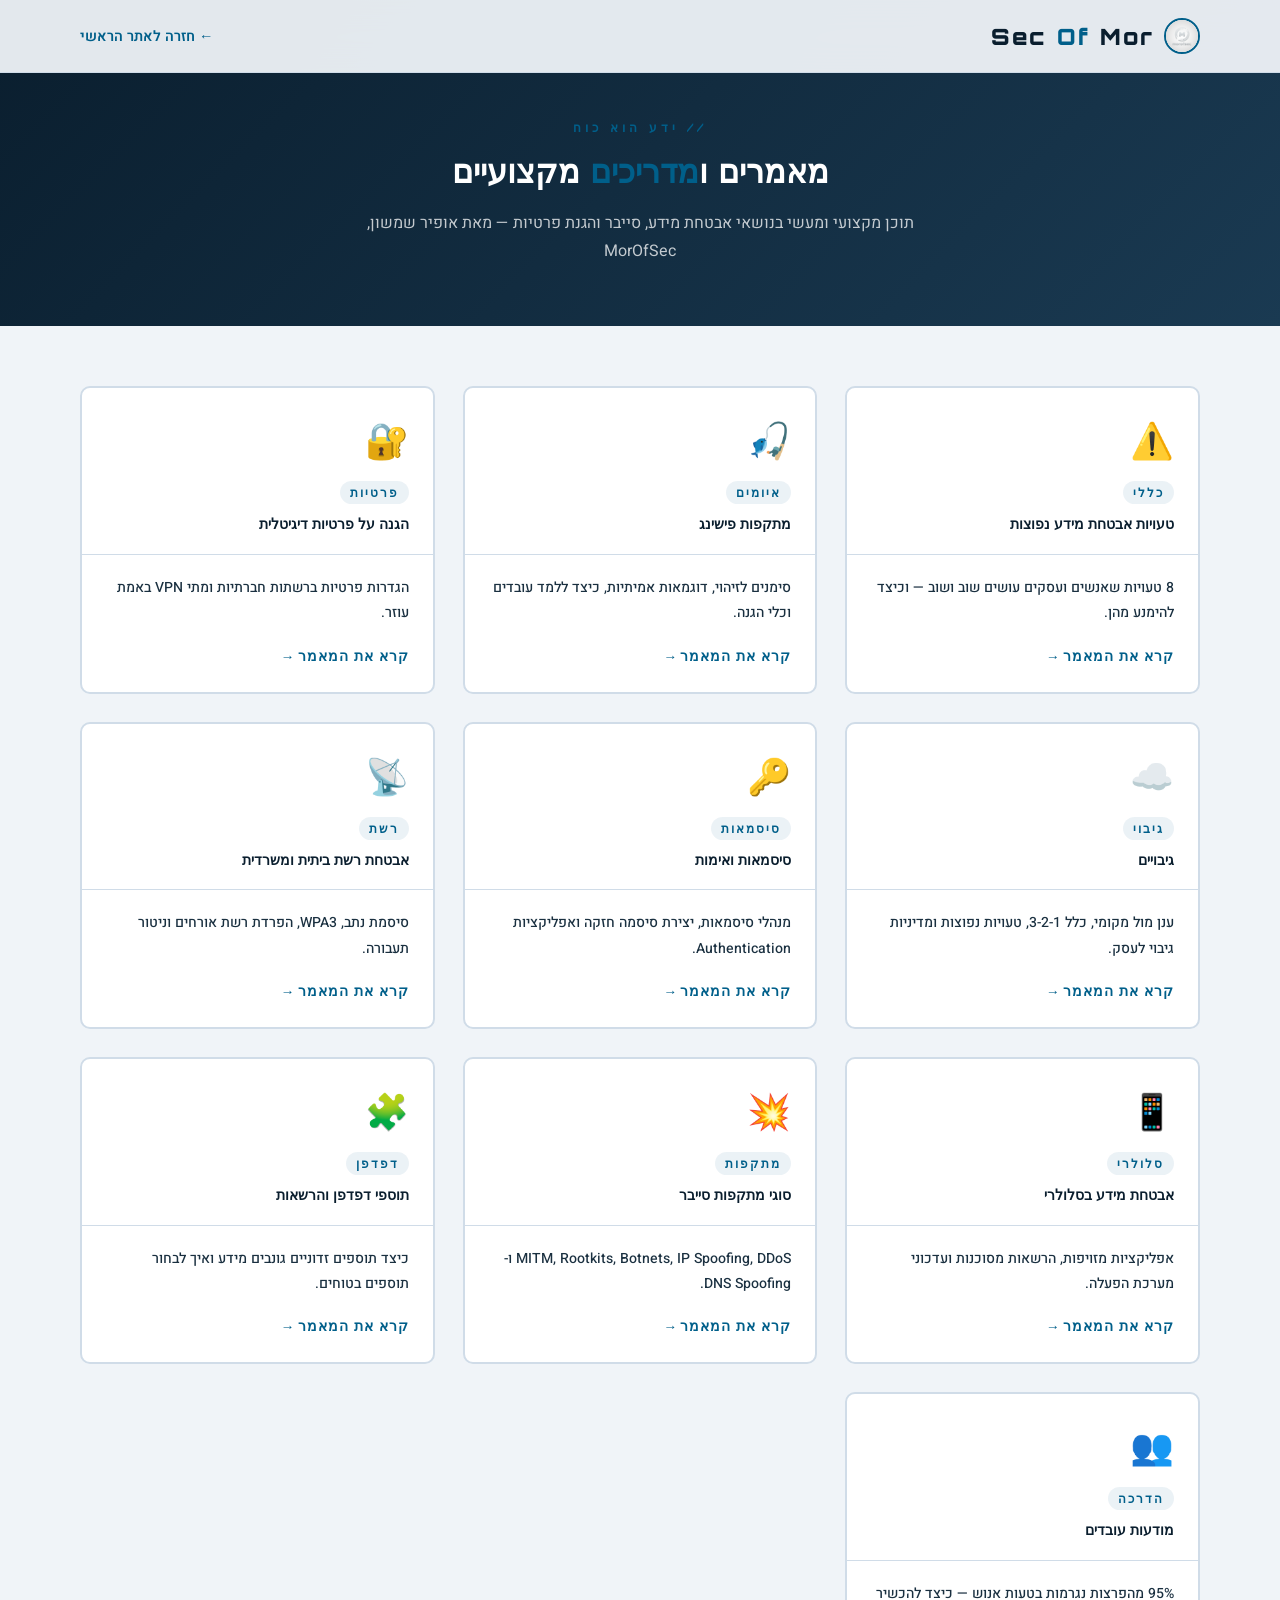
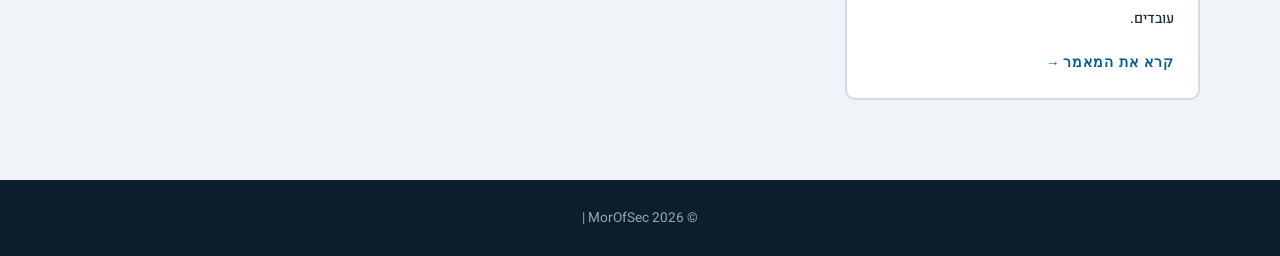
<file: articles.html>
<!DOCTYPE html>
<html lang="he" dir="rtl">
<head>
<meta charset="UTF-8">
<meta name="viewport" content="width=device-width, initial-scale=1.0">
<title>מאמרים ומדריכים | MorOfSec</title>
<meta name="description" content="מאמרים ומדריכים מקצועיים על אבטחת מידע, סייבר והגנת פרטיות מאת MorOfSec">
<meta name="robots" content="index, follow">
<link rel="canonical" href="https://morofsec.com/articles.html">
<link rel="preconnect" href="https://fonts.googleapis.com">
<link rel="preconnect" href="https://fonts.gstatic.com" crossorigin>
<link href="https://fonts.googleapis.com/css2?family=Heebo:wght@400;500;600;700;800;900&family=Orbitron:wght@700;800;900&display=swap" rel="stylesheet">
<style>
*{margin:0;padding:0;box-sizing:border-box;}
:root{--bg:#f0f4f8;--bg2:#e8edf3;--white:#fff;--heading:#0a1e2e;--text:#1a3040;--muted:#2d5068;--cyan:#005f8a;--teal:#00886a;--border:#d0dce8;}
html{scroll-behavior:smooth;}
body{background:var(--bg);color:var(--text);font-family:'Heebo',sans-serif;overflow-x:hidden;}
a{text-decoration:none;color:inherit;}
nav{position:fixed;top:0;width:100%;z-index:100;padding:18px 0;backdrop-filter:blur(20px);border-bottom:1px solid var(--border);background:rgba(240,244,248,0.95);}
.nav-inner{display:flex;align-items:center;justify-content:space-between;max-width:1200px;margin:0 auto;padding:0 40px;}
.nav-logo{font-family:'Orbitron',monospace;font-size:1.4rem;font-weight:900;color:var(--heading);letter-spacing:2px;display:flex;align-items:center;gap:10px;}
.nav-logo img{width:36px;height:36px;object-fit:contain;border-radius:50%;border:2px solid var(--cyan);background:var(--white);}
.nav-logo span{color:var(--cyan);}
.nav-back{display:flex;align-items:center;gap:8px;color:var(--cyan);font-weight:600;font-size:0.9rem;}
.nav-back:hover{text-decoration:underline;}
.articles-hero{padding:120px 0 60px;text-align:center;background:linear-gradient(135deg,#0a1e2e 0%,#1a3a52 100%);color:#fff;}
.articles-hero .section-label{font-family:'Orbitron',monospace;font-size:0.75rem;letter-spacing:4px;color:var(--cyan);text-transform:uppercase;margin-bottom:16px;font-weight:700;}
.articles-hero h1{font-family:'Orbitron',monospace;font-size:2rem;font-weight:900;margin-bottom:16px;line-height:1.3;}
.articles-hero h1 span{color:var(--cyan);}
.articles-hero p{font-size:1rem;color:rgba(255,255,255,0.75);max-width:560px;margin:0 auto;line-height:1.8;}
.articles-section{padding:60px 0 80px;}
.container{max-width:1200px;margin:0 auto;padding:0 40px;}
.articles-grid{display:grid;grid-template-columns:repeat(3,1fr);gap:28px;}
.article-card{background:var(--white);border:2px solid var(--border);border-radius:10px;overflow:hidden;transition:transform 0.3s,border-color 0.3s,box-shadow 0.3s;}
.article-card.ready{cursor:pointer;}
.article-card.ready:hover{transform:translateY(-6px);border-color:var(--cyan);box-shadow:0 12px 40px rgba(0,95,138,0.12);}
.card-header{padding:28px 24px 20px;border-bottom:1px solid var(--border);}
.card-icon{font-size:2.2rem;margin-bottom:12px;}
.card-tag{display:inline-block;background:rgba(0,95,138,0.08);color:var(--cyan);font-size:0.72rem;font-weight:700;letter-spacing:2px;padding:4px 10px;border-radius:20px;font-family:'Orbitron',monospace;text-transform:uppercase;margin-bottom:10px;}
.card-title{font-family:'Orbitron',monospace;font-size:0.88rem;font-weight:800;color:var(--heading);line-height:1.4;}
.card-body{padding:20px 24px 24px;}
.card-desc{font-size:0.88rem;color:var(--text);line-height:1.8;margin-bottom:18px;font-weight:500;}
.card-link{display:inline-flex;align-items:center;gap:8px;color:var(--cyan);font-weight:700;font-size:0.85rem;font-family:'Orbitron',monospace;letter-spacing:1px;}
.card-soon{display:inline-flex;align-items:center;gap:8px;color:var(--muted);font-size:0.82rem;font-weight:600;background:var(--bg2);padding:6px 14px;border-radius:20px;}
.articles-footer{background:var(--heading);color:rgba(255,255,255,0.6);text-align:center;padding:28px;font-size:0.85rem;}
.articles-footer a{color:var(--cyan);}
@media(max-width:900px){.articles-grid{grid-template-columns:repeat(2,1fr);}.articles-hero h1{font-size:1.5rem;}}
@media(max-width:600px){.articles-grid{grid-template-columns:1fr;}.nav-inner,.container{padding:0 16px;}.articles-hero{padding:100px 16px 48px;}.articles-hero h1{font-size:1.3rem;}}
</style>
</head>
<body>
<nav>
  <div class="nav-inner">
    <a href="index.html" class="nav-logo"><img src="images/logo_small.png" alt="">Mor<span>Of</span>Sec</a>
    <a href="index.html" class="nav-back">&#8592; חזרה לאתר הראשי</a>
  </div>
</nav>
<section class="articles-hero">
  <div class="container">
    <div class="section-label">// ידע הוא כוח</div>
    <h1>מאמרים ו<span>מדריכים</span> מקצועיים</h1>
    <p>תוכן מקצועי ומעשי בנושאי אבטחת מידע, סייבר והגנת פרטיות — מאת אופיר שמשון, MorOfSec</p>
  </div>
</section>
<section class="articles-section">
  <div class="container">
    <div class="articles-grid">
      <article class="article-card ready" onclick="location.href='article-security-mistakes.html'">
        <div class="card-header">
          <div class="card-icon">⚠️</div>
          <div class="card-tag">כללי</div>
          <h2 class="card-title">טעויות אבטחת מידע נפוצות</h2>
        </div>
        <div class="card-body">
          <p class="card-desc">8 טעויות שאנשים ועסקים עושים שוב ושוב — וכיצד להימנע מהן.</p>
          <a href="article-security-mistakes.html" class="card-link">קרא את המאמר &#8594;</a>
        </div>
      </article>
      <article class="article-card ready" onclick="location.href='article-phishing.html'">
        <div class="card-header">
          <div class="card-icon">🎣</div>
          <div class="card-tag">איומים</div>
          <h2 class="card-title">מתקפות פישינג</h2>
        </div>
        <div class="card-body">
          <p class="card-desc">סימנים לזיהוי, דוגמאות אמיתיות, כיצד ללמד עובדים וכלי הגנה.</p>
          <a href="article-phishing.html" class="card-link">קרא את המאמר &#8594;</a>
        </div>
      </article>
      <article class="article-card ready" onclick="location.href='article-digital-privacy.html'">
        <div class="card-header">
          <div class="card-icon">🔐</div>
          <div class="card-tag">פרטיות</div>
          <h2 class="card-title">הגנה על פרטיות דיגיטלית</h2>
        </div>
        <div class="card-body">
          <p class="card-desc">הגדרות פרטיות ברשתות חברתיות ומתי VPN באמת עוזר.</p>
          <a href="article-digital-privacy.html" class="card-link">קרא את המאמר &#8594;</a>
        </div>
      </article>
      <article class="article-card ready" onclick="location.href='article-backups.html'">
        <div class="card-header">
          <div class="card-icon">☁️</div>
          <div class="card-tag">גיבוי</div>
          <h2 class="card-title">גיבויים</h2>
        </div>
        <div class="card-body">
          <p class="card-desc">ענן מול מקומי, כלל 3-2-1, טעויות נפוצות ומדיניות גיבוי לעסק.</p>
          <a href="article-backups.html" class="card-link">קרא את המאמר &#8594;</a>
        </div>
      </article>
      <article class="article-card ready" onclick="location.href='article-passwords.html'">
        <div class="card-header">
          <div class="card-icon">🔑</div>
          <div class="card-tag">סיסמאות</div>
          <h2 class="card-title">סיסמאות ואימות</h2>
        </div>
        <div class="card-body">
          <p class="card-desc">מנהלי סיסמאות, יצירת סיסמה חזקה ואפליקציות Authentication.</p>
          <a href="article-passwords.html" class="card-link">קרא את המאמר &#8594;</a>
        </div>
      </article>
      <article class="article-card ready" onclick="location.href='article-network-security.html'">
        <div class="card-header">
          <div class="card-icon">📡</div>
          <div class="card-tag">רשת</div>
          <h2 class="card-title">אבטחת רשת ביתית ומשרדית</h2>
        </div>
        <div class="card-body">
          <p class="card-desc">סיסמת נתב, WPA3, הפרדת רשת אורחים וניטור תעבורה.</p>
          <a href="article-network-security.html" class="card-link">קרא את המאמר &#8594;</a>
        </div>
      </article>
      <article class="article-card ready" onclick="location.href='article-mobile-security.html'">
        <div class="card-header">
          <div class="card-icon">📱</div>
          <div class="card-tag">סלולרי</div>
          <h2 class="card-title">אבטחת מידע בסלולרי</h2>
        </div>
        <div class="card-body">
          <p class="card-desc">אפליקציות מזויפות, הרשאות מסוכנות ועדכוני מערכת הפעלה.</p>
          <a href="article-mobile-security.html" class="card-link">קרא את המאמר &#8594;</a>
        </div>
      </article>
      <article class="article-card ready" onclick="location.href='article-attack-types.html'">
        <div class="card-header">
          <div class="card-icon">💥</div>
          <div class="card-tag">מתקפות</div>
          <h2 class="card-title">סוגי מתקפות סייבר</h2>
        </div>
        <div class="card-body">
          <p class="card-desc">MITM, Rootkits, Botnets, IP Spoofing, DDoS ו-DNS Spoofing.</p>
          <a href="article-attack-types.html" class="card-link">קרא את המאמר &#8594;</a>
        </div>
      </article>
      <article class="article-card ready" onclick="location.href='article-browser-extensions.html'">
        <div class="card-header">
          <div class="card-icon">🧩</div>
          <div class="card-tag">דפדפן</div>
          <h2 class="card-title">תוספי דפדפן והרשאות</h2>
        </div>
        <div class="card-body">
          <p class="card-desc">כיצד תוספים זדוניים גונבים מידע ואיך לבחור תוספים בטוחים.</p>
          <a href="article-browser-extensions.html" class="card-link">קרא את המאמר &#8594;</a>
        </div>
      </article>
      <article class="article-card ready" onclick="location.href='article-employee-awareness.html'">
        <div class="card-header">
          <div class="card-icon">👥</div>
          <div class="card-tag">הדרכה</div>
          <h2 class="card-title">מודעות עובדים</h2>
        </div>
        <div class="card-body">
          <p class="card-desc">95% מהפרצות נגרמות בטעות אנוש — כיצד להכשיר עובדים.</p>
          <a href="article-employee-awareness.html" class="card-link">קרא את המאמר &#8594;</a>
        </div>
      </article>
    </div>
  </div>
</section>
<footer class="articles-footer">
  <p>© 2026 MorOfSec | <a href="/cdn-cgi/l/email-protection#b6dbd9c4d9d0c5d3d58182f6d1dbd7dfda98d5d9db"><span class="__cf_email__" data-cfemail="6d00021f020b1e080
</file>
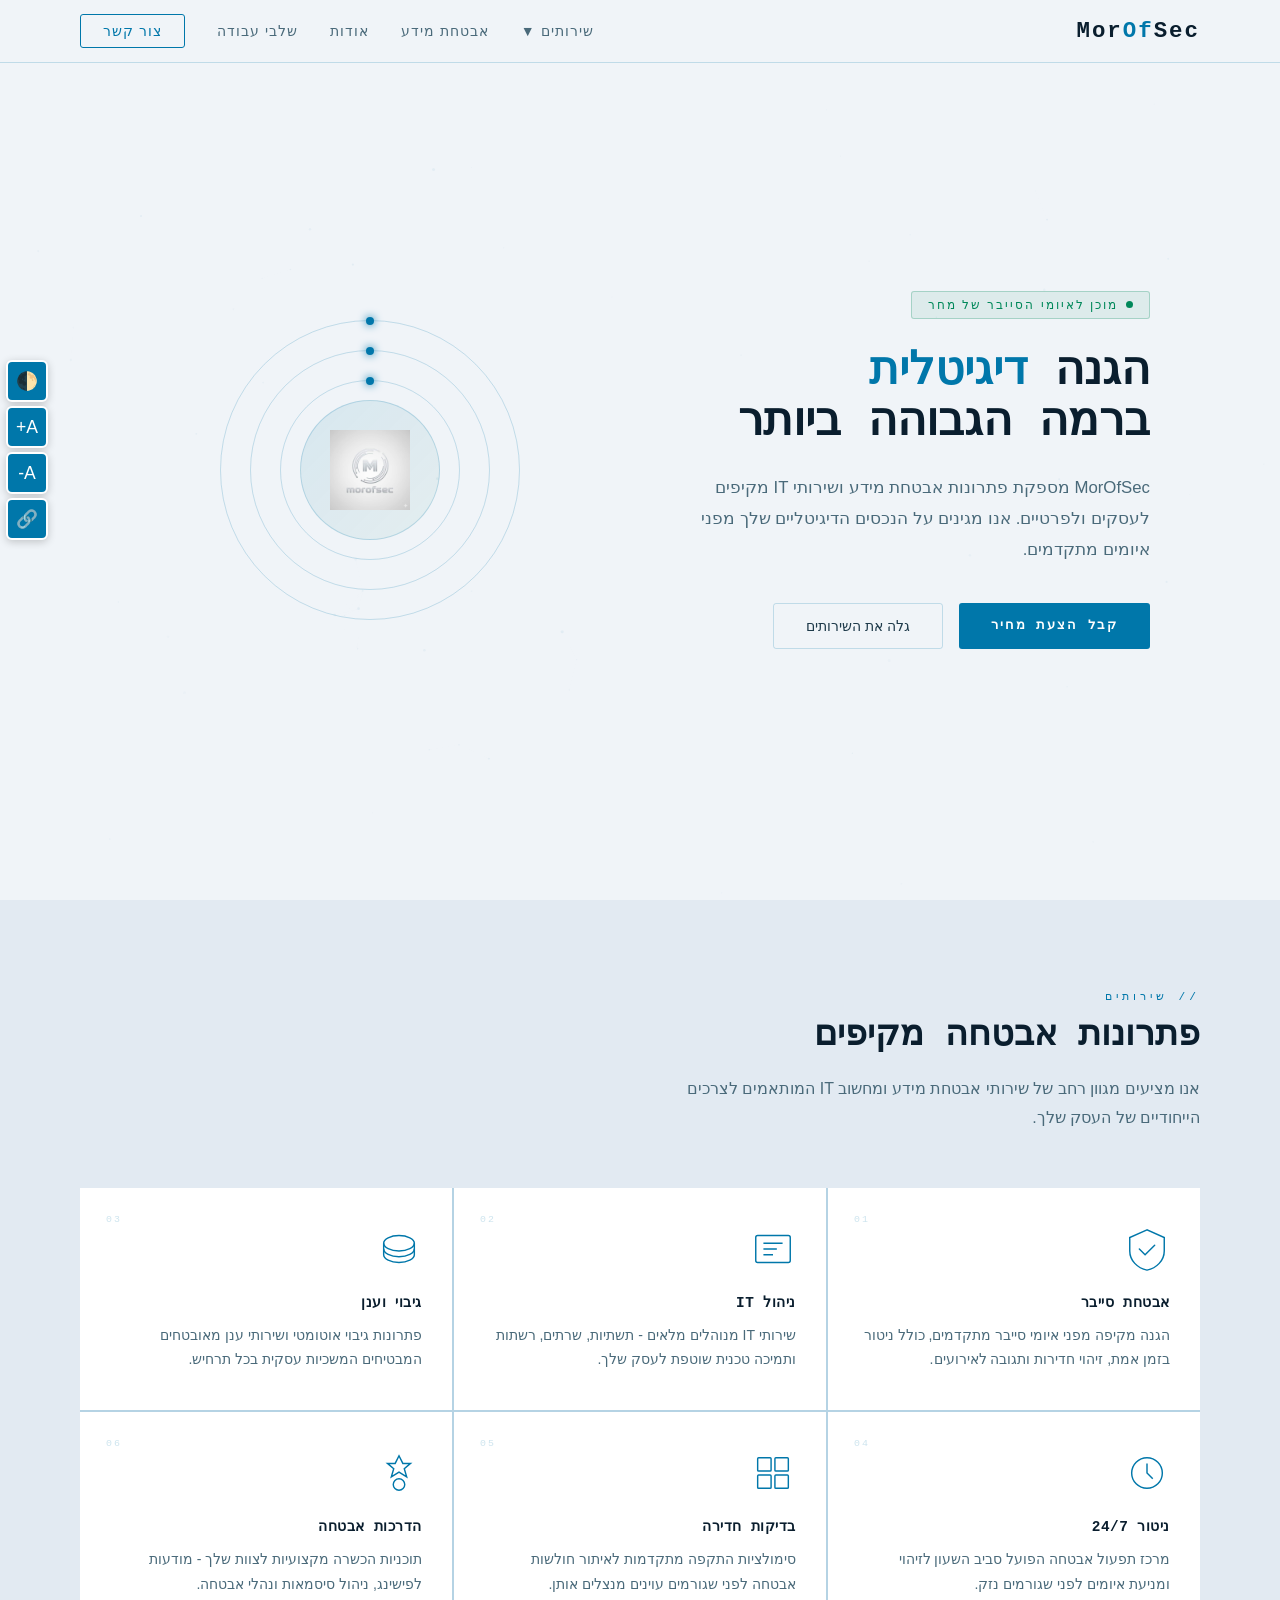
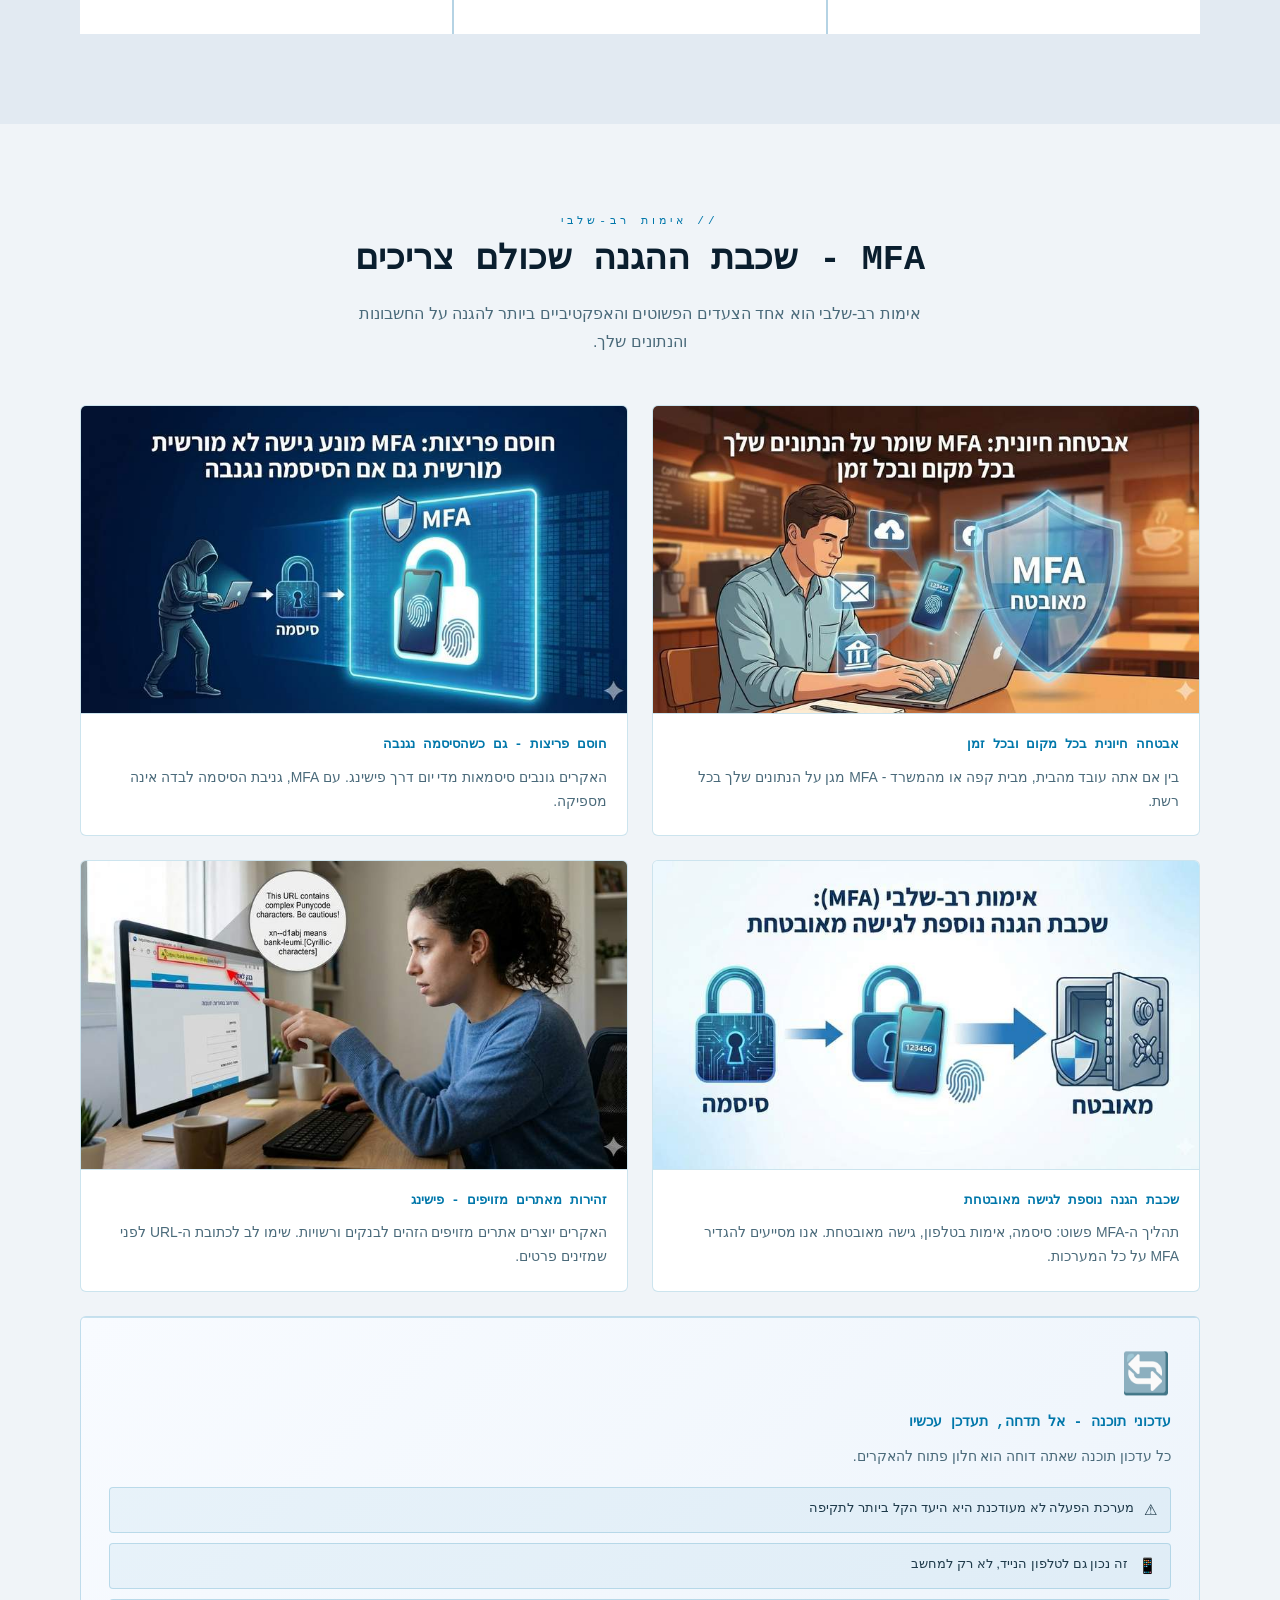
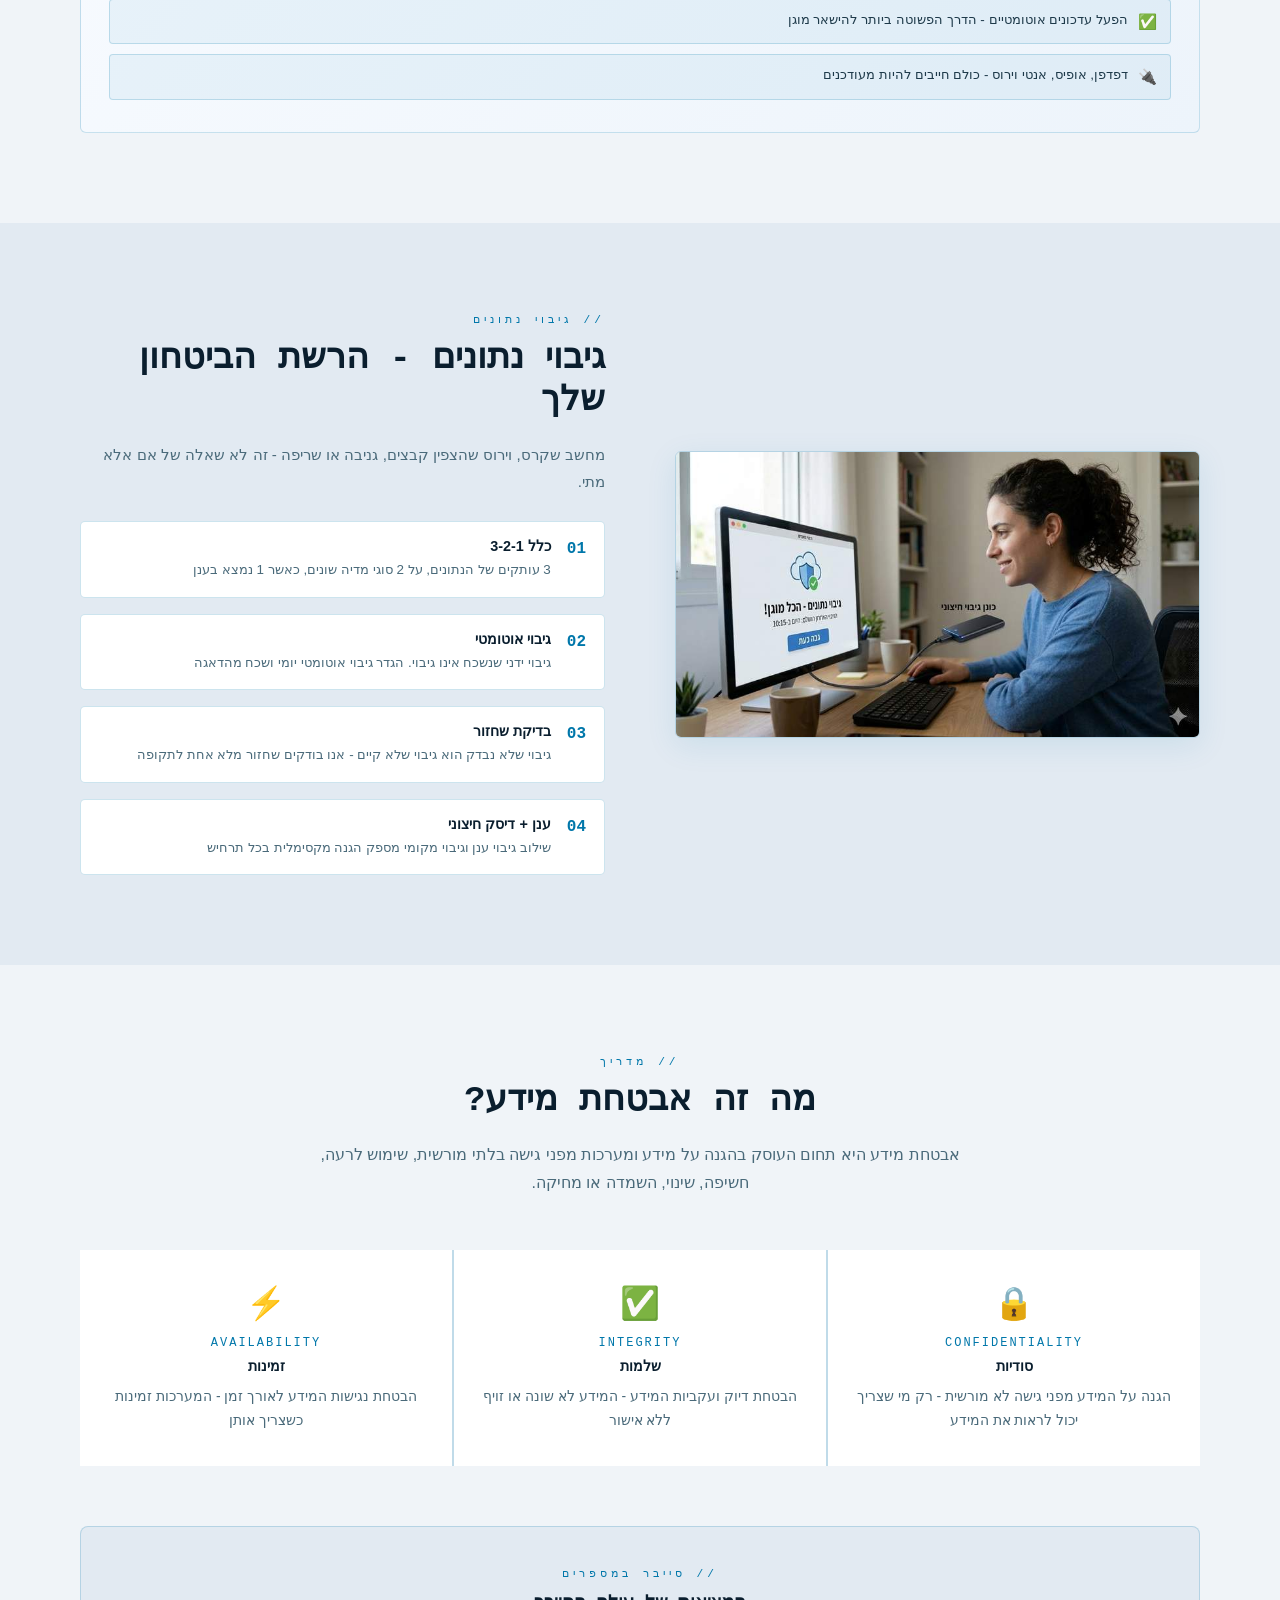
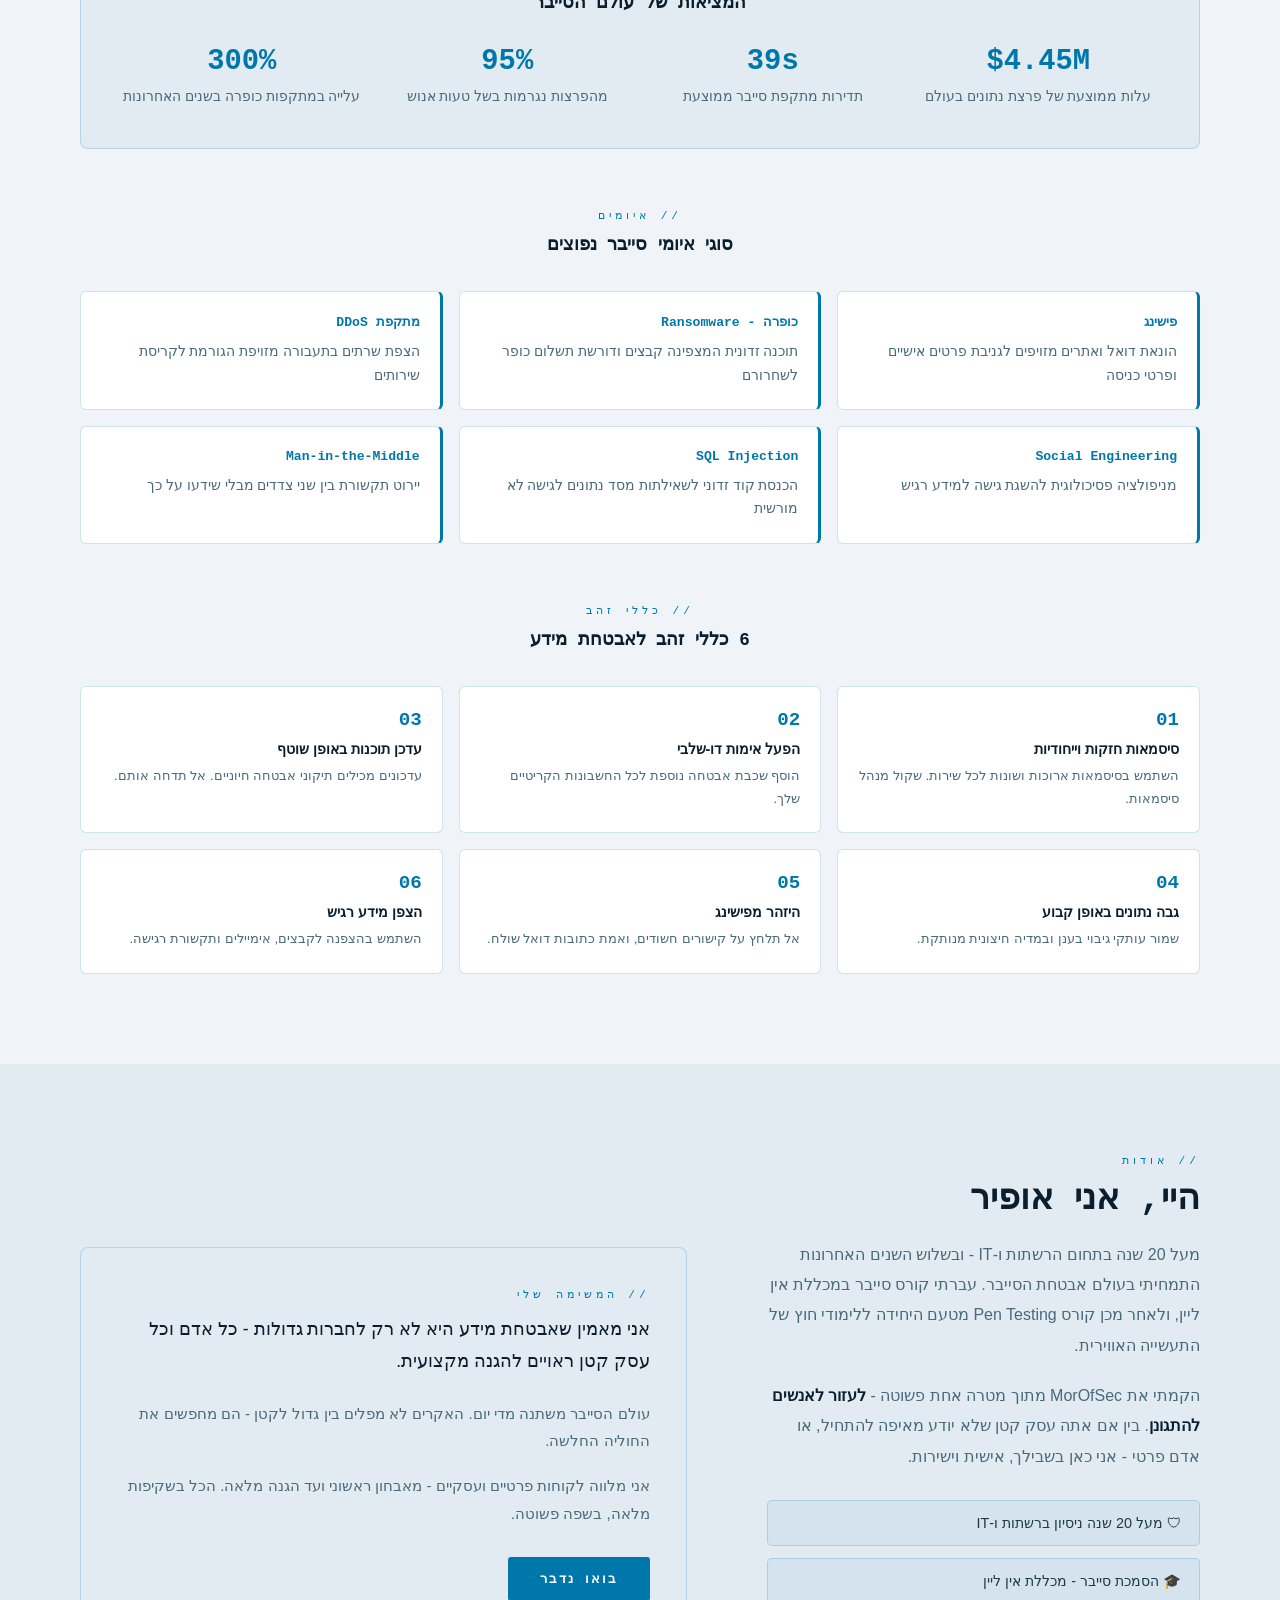
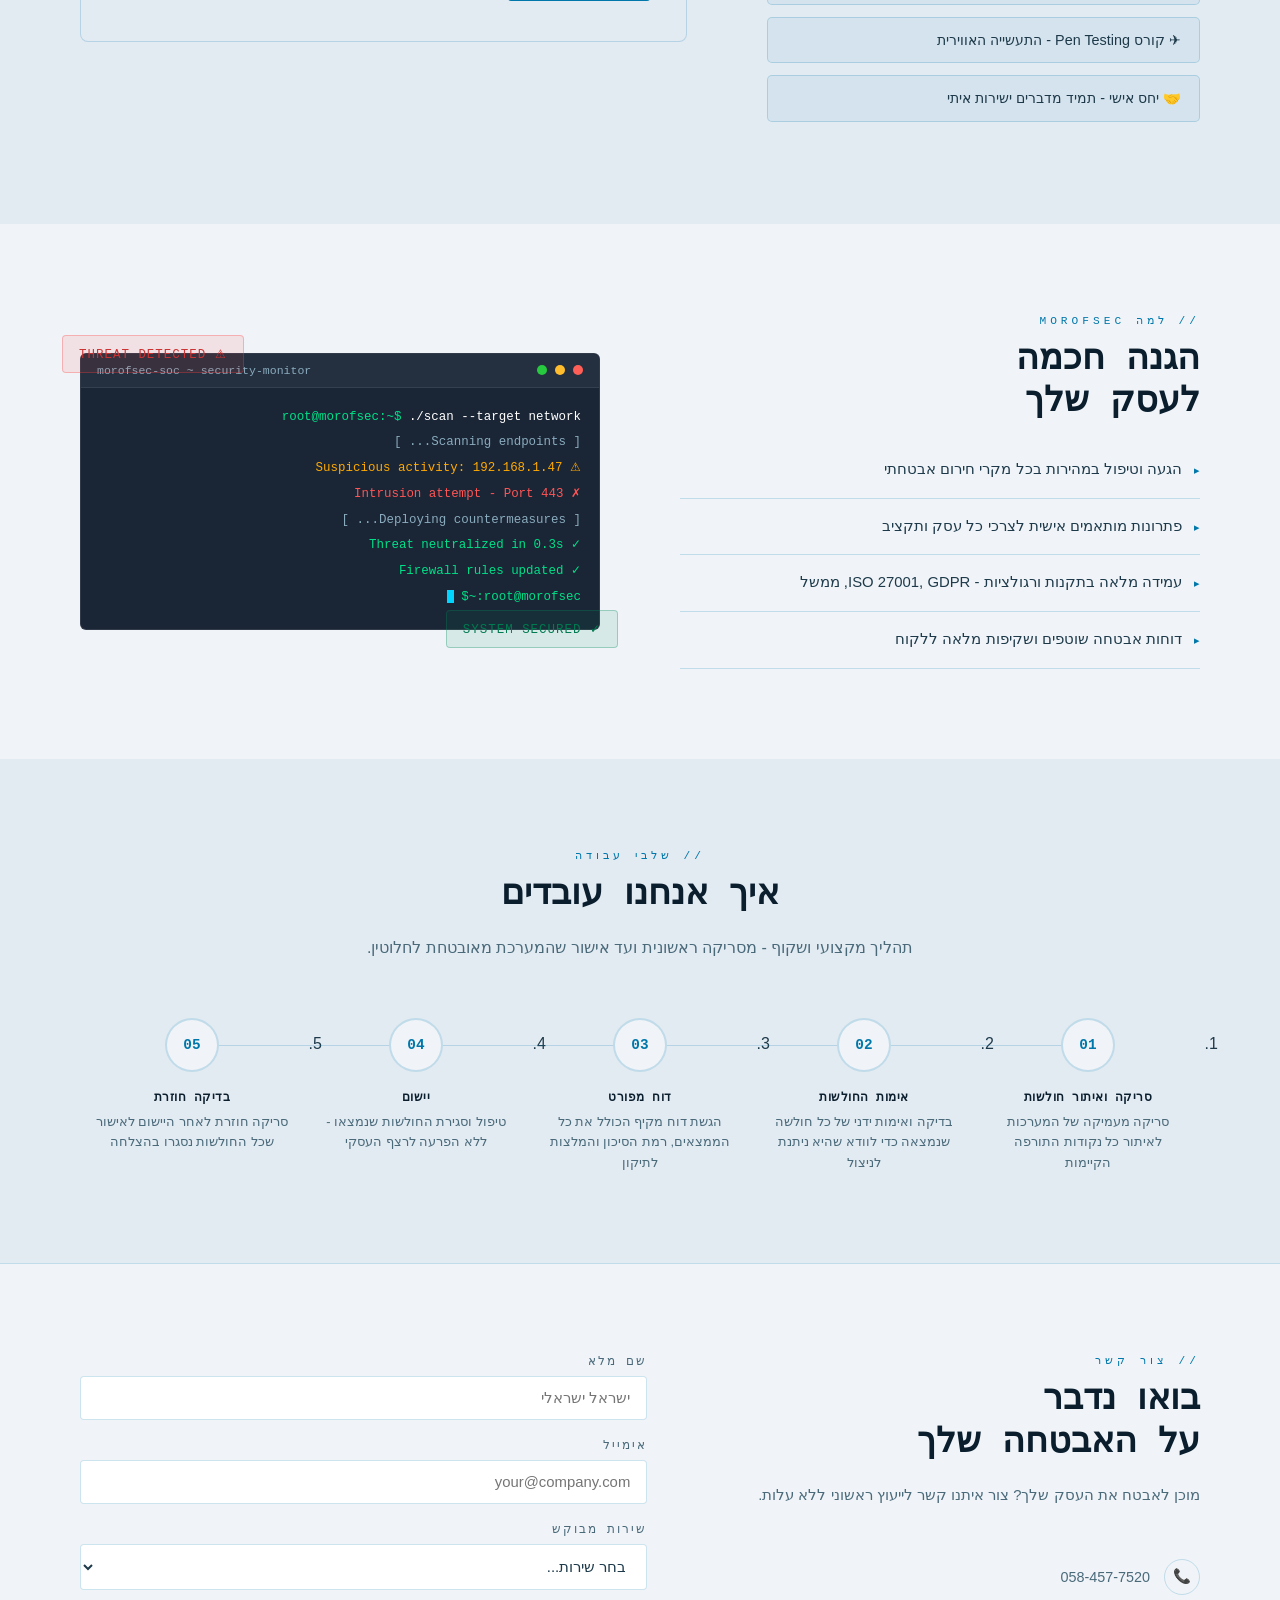
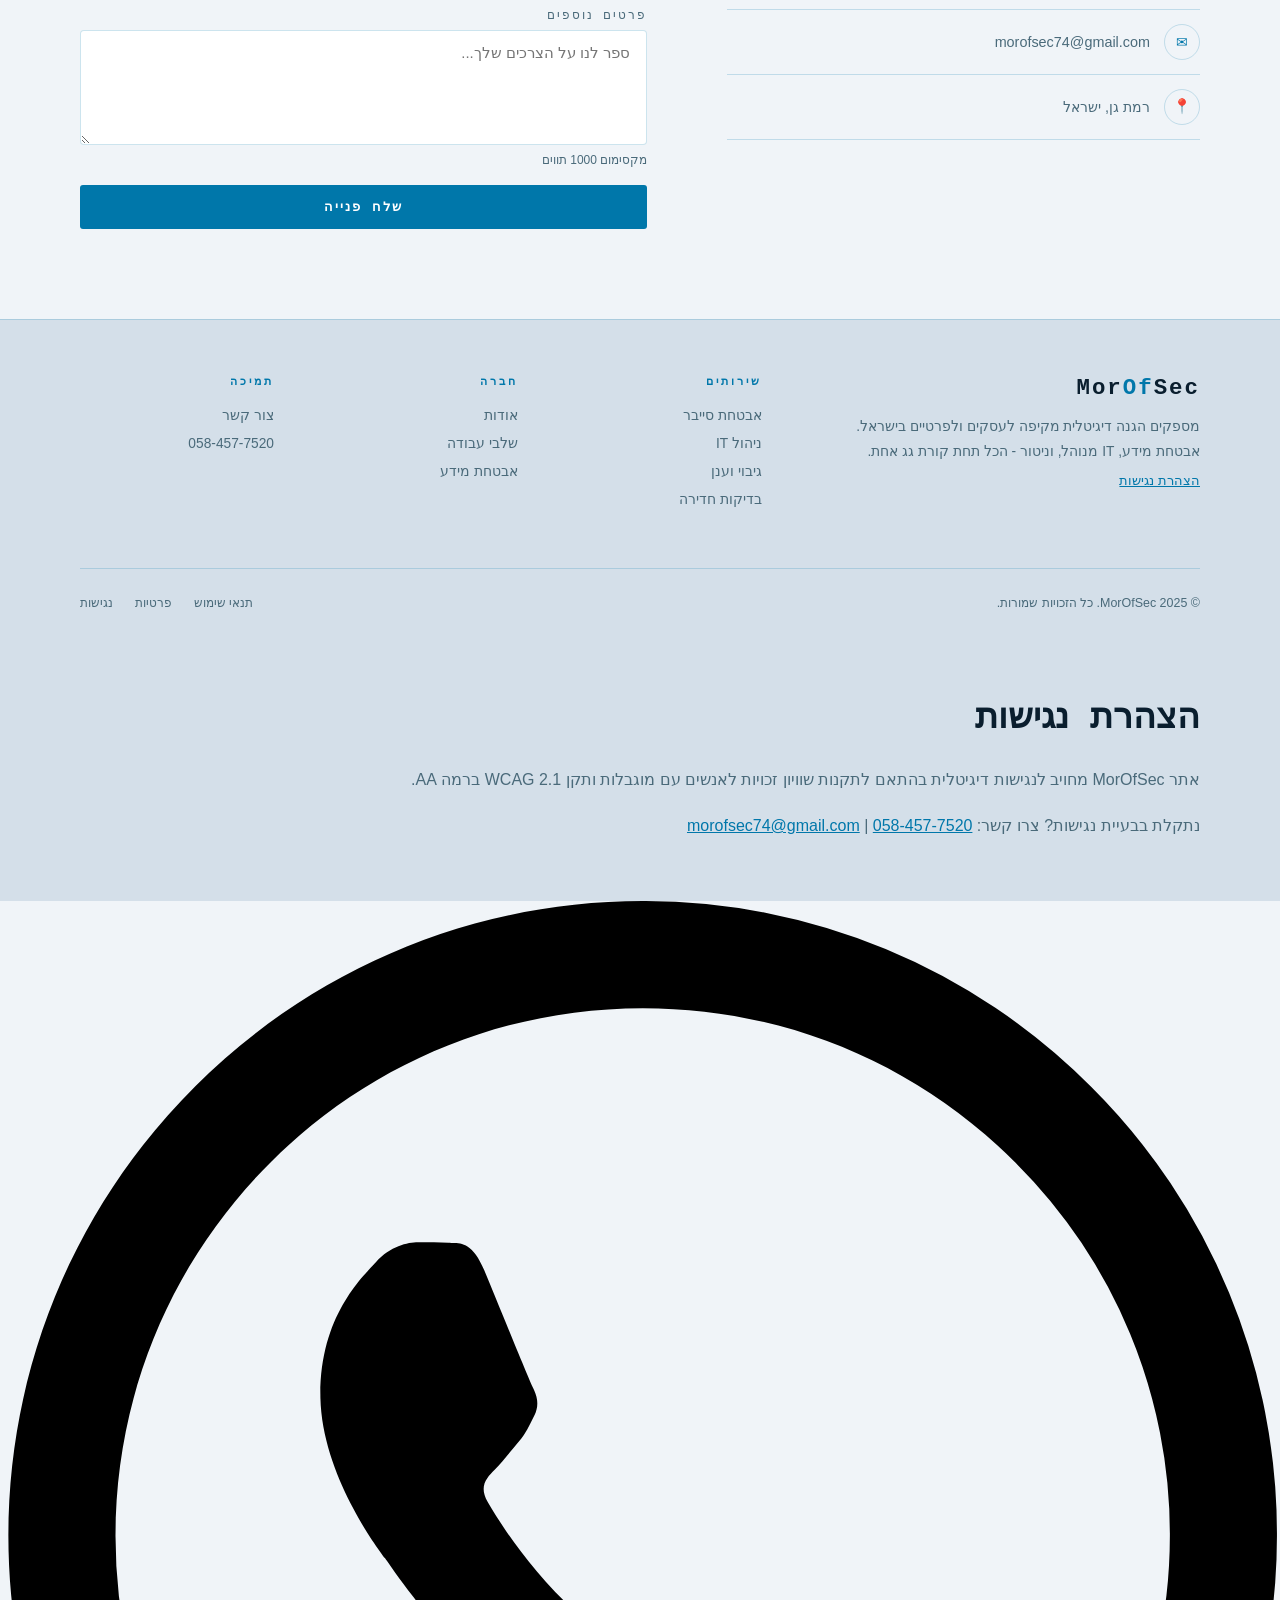
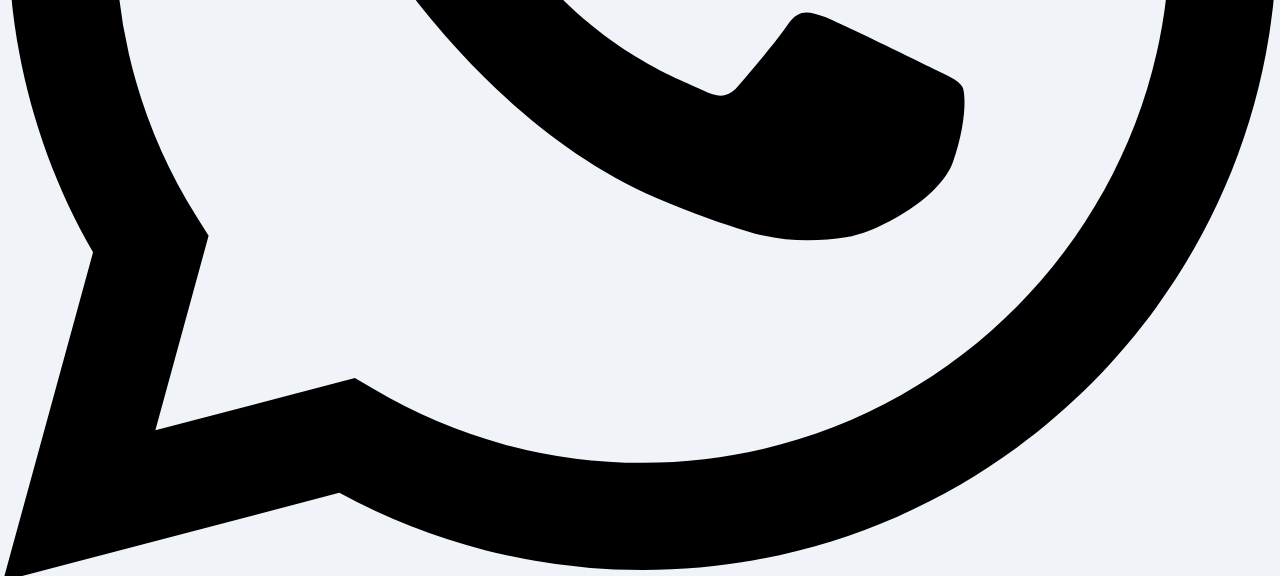
<file: morofsec-website.html>
<!DOCTYPE html>
<html lang="he" dir="rtl">
<head>
<meta charset="UTF-8">
<meta name="viewport" content="width=device-width, initial-scale=1.0">
<title>MorOfSec | אבטחת מידע ושירותי IT</title>
<meta http-equiv="Content-Security-Policy" content="default-src 'self'; script-src 'self' 'unsafe-inline'; style-src 'self' 'unsafe-inline' https://fonts.googleapis.com; font-src https://fonts.gstatic.com; img-src 'self' data:; connect-src 'none'; frame-src 'none'; object-src 'none'; base-uri 'self'; form-action 'self';">
<meta http-equiv="X-Content-Type-Options" content="nosniff">
<meta http-equiv="X-Frame-Options" content="DENY">
<meta http-equiv="Referrer-Policy" content="strict-origin-when-cross-origin">
<link rel="preconnect" href="https://fonts.googleapis.com">
<link href="https://fonts.googleapis.com/css2?family=Orbitron:wght@400;600;800;900&family=Heebo:wght@300;400;500;700&display=swap" rel="stylesheet">
<style>
:root{--cyan:#0077aa;--teal:#00885a;--bg:#f0f4f8;--bg2:#e2eaf2;--bg3:#d4dfe9;--panel:rgba(0,119,170,0.06);--border:rgba(0,119,170,0.2);--heading:#0a1e2e;--text:#1e3a4a;--muted:#4a6a7a;--white:#ffffff;}
*,*::before,*::after{box-sizing:border-box;margin:0;padding:0;}
html{scroll-behavior:smooth;}
body{background:var(--bg);color:var(--text);font-family:'Heebo',sans-serif;overflow-x:hidden;}
::-webkit-scrollbar{width:6px;}::-webkit-scrollbar-track{background:var(--bg);}::-webkit-scrollbar-thumb{background:var(--border);border-radius:3px;}
#bg-canvas{position:fixed;top:0;left:0;width:100%;height:100%;z-index:0;pointer-events:none;opacity:0.12;}
.container{max-width:1200px;margin:0 auto;padding:0 40px;position:relative;z-index:1;}
.skip-link{position:absolute;top:-100px;right:0;background:var(--cyan);color:#fff;padding:12px 20px;font-size:1rem;font-weight:700;border-radius:0 0 6px 6px;z-index:9999;text-decoration:none;transition:top 0.2s;}
.skip-link:focus{top:0;}
.a11y-bar{position:fixed;top:50%;left:0;transform:translateY(-50%);z-index:9998;display:flex;flex-direction:column;gap:4px;padding:6px;}
.a11y-btn{width:42px;height:42px;background:var(--cyan);color:#fff;border:2px solid #fff;border-radius:6px;cursor:pointer;font-size:1.1rem;display:flex;align-items:center;justify-content:center;transition:background 0.2s,transform 0.2s;box-shadow:0 2px 8px rgba(0,0,0,0.2);}
.a11y-btn:hover,.a11y-btn:focus{background:#005f8a;transform:scale(1.1);outline:3px solid var(--cyan);outline-offset:2px;}
.a11y-btn[aria-pressed="true"]{background:#005f8a;border-color:var(--cyan);}
body.high-contrast{--bg:#000;--bg2:#111;--bg3:#1a1a1a;--text:#fff;--heading:#fff;--muted:#ddd;--white:#1a1a1a;--border:rgba(255,255,255,0.4);--panel:rgba(255,255,255,0.1);}
body.high-contrast .service-card,body.high-contrast .mfa-card{background:#111;}
:focus-visible{outline:3px solid var(--cyan);outline-offset:3px;border-radius:3px;}
nav{position:fixed;top:0;width:100%;z-index:100;padding:18px 0;backdrop-filter:blur(20px);border-bottom:1px solid var(--border);background:rgba(240,244,248,0.95);transition:padding 0.3s;}
.nav-inner{display:flex;align-items:center;justify-content:space-between;max-width:1200px;margin:0 auto;padding:0 40px;}
.nav-logo{font-family:'Orbitron',monospace;font-size:1.4rem;font-weight:900;color:var(--heading);letter-spacing:2px;text-decoration:none;}
.nav-logo span{color:var(--cyan);}
.nav-links{display:flex;gap:32px;list-style:none;align-items:center;}
.nav-links > li > a{color:var(--muted);text-decoration:none;font-size:0.88rem;letter-spacing:1px;text-transform:uppercase;font-weight:500;transition:color 0.2s;}
.nav-links > li > a:hover{color:var(--cyan);}
.nav-cta{border:1.5px solid var(--cyan) !important;color:var(--cyan) !important;padding:8px 22px;border-radius:3px;}
.nav-cta:hover{background:rgba(0,119,170,0.1) !important;}
.nav-dropdown{position:relative;}
.dropdown-menu{display:none;position:absolute;top:calc(100% + 12px);right:0;background:var(--white);border:1px solid var(--border);border-radius:6px;min-width:210px;list-style:none;z-index:200;box-shadow:0 12px 30px rgba(0,0,0,0.12);overflow:hidden;}
.dropdown-menu li a{display:block;padding:11px 20px;color:var(--muted);font-size:0.86rem;text-decoration:none;border-bottom:1px solid var(--border);transition:background 0.2s,color 0.2s,padding 0.2s;}
.dropdown-menu li:last-child a{border-bottom:none;}
.dropdown-menu li a:hover{background:var(--panel);color:var(--cyan);padding-right:26px;}
.nav-dropdown:hover .dropdown-menu,.nav-dropdown:focus-within .dropdown-menu{display:block;}
.hero{min-height:100vh;display:flex;align-items:center;padding:100px 0 60px;}
.hero-grid{display:grid;grid-template-columns:1fr 1fr;gap:60px;align-items:center;}
.hero-badge{display:inline-flex;align-items:center;gap:8px;background:rgba(0,136,90,0.08);border:1px solid rgba(0,136,90,0.25);padding:6px 16px;border-radius:3px;font-size:0.75rem;letter-spacing:2px;color:var(--teal);text-transform:uppercase;margin-bottom:28px;}
.hero-badge::before{content:'';width:7px;height:7px;background:var(--teal);border-radius:50%;animation:pulse 2s infinite;}
@keyframes pulse{0%,100%{opacity:1;transform:scale(1);}50%{opacity:0.4;transform:scale(1.6);}}
.hero h1{font-family:'Orbitron',monospace;font-size:clamp(2rem,3.5vw,3.2rem);font-weight:900;line-height:1.15;color:var(--heading);margin-bottom:22px;}
.hero h1 .accent{color:var(--cyan);}
.hero-sub{font-size:1.05rem;line-height:1.85;color:var(--muted);margin-bottom:38px;font-weight:400;max-width:480px;}
.hero-actions{display:flex;gap:16px;flex-wrap:wrap;}
.btn-primary{background:var(--cyan);color:#fff;padding:14px 32px;border:none;font-family:'Orbitron',monospace;font-size:0.8rem;font-weight:700;letter-spacing:2px;text-transform:uppercase;border-radius:3px;cursor:pointer;transition:all 0.3s;text-decoration:none;display:inline-block;}
.btn-primary:hover{background:#005f8a;box-shadow:0 6px 20px rgba(0,119,170,0.3);}
.btn-outline{background:transparent;color:var(--text);padding:14px 32px;border:1.5px solid var(--border);font-size:0.9rem;border-radius:3px;cursor:pointer;transition:all 0.3s;text-decoration:none;display:inline-block;}
.btn-outline:hover{border-color:var(--cyan);color:var(--cyan);}
.hero-visual{display:flex;justify-content:center;align-items:center;}
.shield-container{position:relative;width:300px;height:300px;}
.shield-ring{position:absolute;border-radius:50%;border:1px solid var(--border);animation:spin linear infinite;}
.shield-ring:nth-child(1){inset:0;animation-duration:20s;}
.shield-ring:nth-child(2){inset:30px;animation-duration:15s;animation-direction:reverse;}
.shield-ring:nth-child(3){inset:60px;animation-duration:25s;}
.shield-ring::before{content:'';position:absolute;width:8px;height:8px;background:var(--cyan);border-radius:50%;top:-4px;left:50%;transform:translateX(-50%);box-shadow:0 0 8px var(--cyan);}
@keyframes spin{to{transform:rotate(360deg);}}
.shield-core{position:absolute;inset:80px;background:linear-gradient(135deg,rgba(0,119,170,0.1),rgba(0,136,90,0.05));border:1px solid var(--border);border-radius:50%;display:flex;align-items:center;justify-content:center;}
.shield-core img{width:80px;height:80px;object-fit:contain;animation:breathe 3s ease-in-out infinite;}
@keyframes breathe{0%,100%{filter:drop-shadow(0 0 10px rgba(0,119,170,0.3));}50%{filter:drop-shadow(0 0 25px rgba(0,119,170,0.6));}}
section{padding:90px 0;position:relative;z-index:1;}
.section-label{font-family:'Orbitron',monospace;font-size:0.7rem;letter-spacing:4px;color:var(--cyan);text-transform:uppercase;margin-bottom:12px;}
.section-title{font-family:'Orbitron',monospace;font-size:clamp(1.5rem,2.8vw,2.2rem);font-weight:800;color:var(--heading);line-height:1.2;margin-bottom:18px;}
.section-desc{font-size:1rem;color:var(--muted);line-height:1.8;max-width:560px;margin-bottom:55px;font-weight:400;}
.services-grid{display:grid;grid-template-columns:repeat(3,1fr);gap:2px;background:var(--border);}
.service-card{background:var(--white);padding:38px 30px;position:relative;overflow:hidden;transition:all 0.3s;}
.service-card::before{content:'';position:absolute;top:0;right:0;width:0;height:3px;background:var(--cyan);transition:width 0.4s;}
.service-card:hover::before{width:100%;}
.service-card:hover{background:#f8fbff;transform:translateY(-3px);}
.service-icon{width:46px;height:46px;margin-bottom:22px;color:var(--cyan);}
.service-icon svg{width:100%;height:100%;}
.service-num{position:absolute;top:26px;left:26px;font-family:'Orbitron',monospace;font-size:0.62rem;color:var(--border);letter-spacing:2px;}
.service-card h3{font-family:'Orbitron',monospace;font-size:0.9rem;font-weight:700;color:var(--heading);margin-bottom:12px;letter-spacing:0.5px;}
.service-card p{font-size:0.88rem;line-height:1.75;color:var(--muted);}
.mfa-grid{display:grid;grid-template-columns:repeat(2,1fr);gap:24px;}
.mfa-card{background:var(--white);border:1px solid var(--border);border-radius:6px;overflow:hidden;transition:border-color 0.3s,transform 0.3s;}
.mfa-card:hover{border-color:var(--cyan);transform:translateY(-5px);box-shadow:0 10px 30px rgba(0,119,170,0.1);}
.mfa-img-wrap{width:100%;aspect-ratio:16/9;overflow:hidden;}
.mfa-img-wrap img{width:100%;height:100%;object-fit:cover;transition:transform 0.4s;display:block;}
.mfa-card:hover .mfa-img-wrap img{transform:scale(1.04);}
.mfa-body{padding:22px 20px;border-top:1px solid var(--border);}
.mfa-body h3{font-family:'Orbitron',monospace;font-size:0.82rem;font-weight:700;color:var(--cyan);margin-bottom:10px;line-height:1.4;}
.mfa-body p{font-size:0.87rem;line-height:1.75;color:var(--muted);}
.update-card{background:linear-gradient(135deg,#f8fbff,#edf4fb);}
.update-icon{font-size:2.5rem;margin-bottom:16px;display:block;}
.update-tips{display:flex;flex-direction:column;gap:10px;margin-top:14px;}
.tip-item{display:flex;align-items:flex-start;gap:10px;background:var(--panel);border:1px solid var(--border);border-radius:4px;padding:10px 13px;font-size:0.84rem;color:var(--text);line-height:1.5;}
.tip-icon{font-size:0.95rem;flex-shrink:0;margin-top:1px;}
.backup-grid{display:grid;grid-template-columns:1fr 1fr;gap:70px;align-items:center;}
.backup-img-wrap{border-radius:6px;overflow:hidden;border:1px solid var(--border);box-shadow:0 8px 30px rgba(0,119,170,0.1);}
.backup-img-wrap img{width:100%;display:block;}
.backup-tips{display:flex;flex-direction:column;gap:16px;}
.backup-tip{display:flex;gap:16px;align-items:flex-start;padding:16px 18px;background:var(--white);border:1px solid var(--border);border-radius:5px;transition:border-color 0.3s;}
.backup-tip:hover{border-color:var(--cyan);}
.backup-tip-num{font-family:'Orbitron',monospace;font-size:1rem;font-weight:800;color:var(--cyan);flex-shrink:0;line-height:1.4;}
.backup-tip strong{display:block;color:var(--heading);font-size:0.9rem;margin-bottom:5px;}
.backup-tip p{font-size:0.84rem;color:var(--muted);line-height:1.6;margin:0;}
.info-grid-3{display:grid;grid-template-columns:repeat(3,1fr);gap:16px;}
.info-card{background:var(--white);border:1px solid var(--border);border-radius:6px;padding:22px 20px;}
.info-card-accent{border-right:3px solid var(--cyan);}
.info-num{font-family:'Orbitron',monospace;font-size:1.2rem;font-weight:900;color:var(--cyan);margin-bottom:10px;}
.stats-grid{display:grid;grid-template-columns:repeat(4,1fr);gap:24px;text-align:center;}
.stat-num{font-family:'Orbitron',monospace;font-size:1.8rem;font-weight:900;color:var(--cyan);margin-bottom:8px;}
.about-grid{display:grid;grid-template-columns:1fr 1.4fr;gap:80px;align-items:center;}
.about-card{background:var(--bg2);border:1px solid var(--border);border-radius:8px;padding:40px 36px;}
.about-badge{display:flex;align-items:center;gap:14px;padding:14px 18px;background:var(--panel);border:1px solid var(--border);border-radius:5px;margin-bottom:12px;font-size:0.9rem;color:var(--text);}
.why-grid{display:grid;grid-template-columns:1fr 1fr;gap:80px;align-items:center;}
.feature-list{list-style:none;}
.feature-list li{display:flex;align-items:flex-start;gap:12px;padding:16px 0;border-bottom:1px solid var(--border);color:var(--text);font-size:0.93rem;line-height:1.6;}
.feature-list li::before{content:'▸';color:var(--cyan);font-size:0.7rem;margin-top:4px;flex-shrink:0;}
.terminal{background:#1a2535;border:1px solid rgba(255,255,255,0.1);border-radius:6px;overflow:hidden;font-family:'Courier New',monospace;font-size:0.78rem;}
.terminal-bar{background:#243040;padding:10px 16px;display:flex;align-items:center;gap:8px;border-bottom:1px solid rgba(255,255,255,0.08);}
.t-dot{width:10px;height:10px;border-radius:50%;}
.terminal-body{padding:18px;line-height:1.9;}
.t-line{margin-bottom:2px;}
.t-prompt{color:#00e088;}.t-cmd{color:#fff;}.t-output{color:#8aacbe;}.t-warn{color:#ffaa00;}.t-ok{color:#00e088;}.t-danger{color:#ff5555;}
.cursor-blink{display:inline-block;width:7px;height:13px;background:#00d4ff;animation:blink 1s step-end infinite;vertical-align:middle;}
@keyframes blink{0%,100%{opacity:1}50%{opacity:0}}
.why-visual{position:relative;}
.floating-alert{position:absolute;top:-18px;left:-18px;background:rgba(255,60,60,0.1);border:1px solid rgba(255,60,60,0.3);padding:10px 16px;border-radius:4px;font-size:0.78rem;color:#cc3333;font-family:'Orbitron',monospace;letter-spacing:1px;animation:float 3s ease-in-out infinite;}
.floating-secure{position:absolute;bottom:-18px;right:-18px;background:rgba(0,136,90,0.1);border:1px solid rgba(0,136,90,0.3);padding:10px 16px;border-radius:4px;font-size:0.78rem;color:#007a50;font-family:'Orbitron',monospace;letter-spacing:1px;animation:float 3s 1.5s ease-in-out infinite;}
@keyframes float{0%,100%{transform:translateY(0)}50%{transform:translateY(-8px)}}
.process-steps{display:grid;grid-template-columns:repeat(5,1fr);gap:0;position:relative;}
.process-steps::before{content:'';position:absolute;top:27px;right:10%;left:10%;height:1px;background:var(--border);}
.process-step{text-align:center;padding:0 14px;}
.step-num{width:54px;height:54px;border:2px solid var(--border);border-radius:50%;display:flex;align-items:center;justify-content:center;font-family:'Orbitron',monospace;font-size:0.9rem;font-weight:700;color:var(--cyan);background:var(--bg);margin:0 auto 18px;position:relative;z-index:1;transition:all 0.3s;}
.process-step:hover .step-num{background:var(--cyan);color:#fff;border-color:var(--cyan);box-shadow:0 0 20px rgba(0,119,170,0.3);}
.step-title{font-family:'Orbitron',monospace;font-size:0.72rem;font-weight:700;color:var(--heading);margin-bottom:8px;letter-spacing:0.5px;}
.step-desc{font-size:0.8rem;color:var(--muted);line-height:1.6;}
.contact-grid{display:grid;grid-template-columns:1fr 1.2fr;gap:80px;align-items:start;}
.contact-detail{display:flex;align-items:center;gap:14px;padding:14px 0;border-bottom:1px solid var(--border);font-size:0.9rem;color:var(--muted);}
.contact-detail-icon{width:36px;height:36px;border:1px solid var(--border);border-radius:50%;display:flex;align-items:center;justify-content:center;color:var(--cyan);flex-shrink:0;}
.form-group{margin-bottom:18px;}
.form-group label{display:block;font-size:0.75rem;letter-spacing:2px;text-transform:uppercase;color:var(--muted);margin-bottom:7px;font-family:'Orbitron',monospace;}
.form-group input,.form-group textarea,.form-group select{width:100%;background:var(--white);border:1.5px solid var(--border);color:var(--text);padding:13px 16px;font-family:'Heebo',sans-serif;font-size:0.93rem;border-radius:4px;outline:none;transition:border-color 0.3s,box-shadow 0.3s;}
.form-group input:focus,.form-group textarea:focus,.form-group select:focus{border-color:var(--cyan);box-shadow:0 0 0 3px rgba(0,119,170,0.12);}
.form-group textarea{height:115px;resize:vertical;}
.field-error{color:#cc0000;font-size:0.8rem;margin-top:5px;display:none;}
footer{background:var(--bg3);border-top:1px solid var(--border);padding:55px 0 28px;position:relative;z-index:1;}
.footer-grid{display:grid;grid-template-columns:2fr 1fr 1fr 1fr;gap:50px;margin-bottom:50px;}
.footer-brand p{font-size:0.86rem;color:var(--muted);line-height:1.8;margin-top:14px;}
.footer-col h4{font-family:'Orbitron',monospace;font-size:0.68rem;letter-spacing:3px;color:var(--cyan);text-transform:uppercase;margin-bottom:18px;}
.footer-links{list-style:none;}
.footer-links li{margin-bottom:10px;}
.footer-links a{color:var(--muted);text-decoration:none;font-size:0.86rem;transition:color 0.2s;}
.footer-links a:hover{color:var(--cyan);}
.footer-bottom{border-top:1px solid var(--border);padding-top:26px;display:flex;justify-content:space-between;align-items:center;}
.footer-copy{font-size:0.78rem;color:var(--muted);}
.footer-legal{display:flex;gap:22px;}
.footer-legal a{font-size:0.78rem;color:var(--muted);text-decoration:none;transition:color 0.2s;}
.footer-legal a:hover{color:var(--cyan);}
.reveal{opacity:0;transform:translateY(25px);transition:opacity 0.7s ease,transform 0.7s ease;}
.reveal.visible{opacity:1;transform:translateY(0);}
.a11y-statement-link{display:inline-block;margin-top:8px;font-size:0.8rem;color:var(--cyan);text-decoration:underline;}
@media (prefers-reduced-motion:reduce){.reveal{opacity:1;transform:none;transition:none;}.shield-ring,.shield-core img,.floating-alert,.floating-secure,.cursor-blink,.hero-badge::before{animation:none;}}
@media (max-width:900px){
  .hero-grid{grid-template-columns:1fr;}.hero-visual{display:none;}
  .services-grid{grid-template-columns:repeat(2,1fr);}
  .mfa-grid{grid-template-columns:1fr;}.mfa-card.update-card{grid-column:span 1;}
  .backup-grid{grid-template-columns:1fr;}
  .about-grid{grid-template-columns:1fr;}
  .why-grid{grid-template-columns:1fr;}.why-visual{display:none;}
  .process-steps{grid-template-columns:repeat(2,1fr);gap:24px;}.process-steps::before{display:none;}
  .contact-grid{grid-template-columns:1fr;}
  .footer-grid{grid-template-columns:1fr 1fr;}
  .info-grid-3{grid-template-columns:repeat(2,1fr);}
  .stats-grid{grid-template-columns:repeat(2,1fr);gap:20px;}
}
@media (max-width:600px){
  .container{padding:0 20px;}.nav-inner{padding:0 20px;}
  .nav-links{display:none;}
  .services-grid{grid-template-columns:1fr;}
  .process-steps{grid-template-columns:1fr;}
  .footer-grid{grid-template-columns:1fr;}
  .info-grid-3{grid-template-columns:1fr;}
  .stats-grid{grid-template-columns:repeat(2,1fr);}
  .hero{padding:80px 0 40px;}.hero h1{font-size:1.8rem;}
  .section-title{font-size:1.4rem;}
  .a11y-bar{display:none;}
  .wa-btn{bottom:16px;left:16px;width:50px;height:50px;}
}
</style>
</head>
<body>
<a href="#main-content" class="skip-link">דלג לתוכן הראשי</a>
<div class="a11y-bar" role="toolbar" aria-label="כלי נגישות">
  <button class="a11y-btn" id="btn-contrast" aria-pressed="false" aria-label="ניגודיות גבוהה" title="ניגודיות גבוהה">&#127763;</button>
  <button class="a11y-btn" id="btn-larger" aria-pressed="false" aria-label="הגדל טקסט" title="הגדל טקסט">A+</button>
  <button class="a11y-btn" id="btn-smaller" aria-pressed="false" aria-label="הקטן טקסט" title="הקטן טקסט">A-</button>
  <button class="a11y-btn" id="btn-links" aria-pressed="false" aria-label="הדגש קישורים" title="הדגש קישורים">&#128279;</button>
</div>
<canvas id="bg-canvas" aria-hidden="true"></canvas>
<nav id="main-nav" role="navigation" aria-label="ניווט ראשי">
  <div class="nav-inner">
    <a href="#" class="nav-logo" aria-label="MorOfSec - דף הבית">Mor<span>Of</span>Sec</a>
    <ul class="nav-links" role="menubar">
      <li class="nav-dropdown" role="none">
        <a href="#services" role="menuitem" aria-haspopup="true" aria-expanded="false">שירותים &#9660;</a>
        <ul class="dropdown-menu" role="menu" aria-label="תפריט שירותים">
          <li role="none"><a href="#services" role="menuitem">אבטחת סייבר</a></li>
          <li role="none"><a href="#services" role="menuitem">ניהול IT</a></li>
          <li role="none"><a href="#services" role="menuitem">גיבוי וענן</a></li>
          <li role="none"><a href="#services" role="menuitem">ניטור 24/7</a></li>
          <li role="none"><a href="#services" role="menuitem">בדיקות חדירה</a></li>
          <li role="none"><a href="#services" role="menuitem">הדרכות אבטחה</a></li>
          <li role="none"><a href="#mfa" role="menuitem">אימות רב-שלבי MFA</a></li>
          <li role="none"><a href="#backup" role="menuitem">גיבוי נתונים</a></li>
        </ul>
      </li>
      <li role="none"><a href="#info-security" role="menuitem">אבטחת מידע</a></li>
      <li role="none"><a href="#about-me" role="menuitem">אודות</a></li>
      <li role="none"><a href="#process" role="menuitem">שלבי עבודה</a></li>
      <li role="none"><a href="#contact" class="nav-cta" role="menuitem">צור קשר</a></li>
    </ul>
  </div>
</nav>
<main id="main-content">
<section class="hero" aria-labelledby="hero-title">
  <div class="container">
    <div class="hero-grid">
      <div>
        <div class="hero-badge">מוכן לאיומי הסייבר של מחר</div>
        <h1 id="hero-title">הגנה <span class="accent">דיגיטלית</span><br>ברמה הגבוהה ביותר</h1>
        <p class="hero-sub">MorOfSec מספקת פתרונות אבטחת מידע ושירותי IT מקיפים לעסקים ולפרטיים. אנו מגינים על הנכסים הדיגיטליים שלך מפני איומים מתקדמים.</p>
        <div class="hero-actions">
          <a href="#contact" class="btn-primary">קבל הצעת מחיר</a>
          <a href="#services" class="btn-outline">גלה את השירותים</a>
        </div>
      </div>
      <div class="hero-visual" aria-hidden="true">
        <div class="shield-container">
          <div class="shield-ring"></div><div class="shield-ring"></div><div class="shield-ring"></div>
          <div class="shield-core"><img src="[data-uri]" alt="לוגו MorOfSec"></div>
        </div>
      </div>
    </div>
  </div>
</section>
<section id="services" aria-labelledby="services-title" style="background:var(--bg2);">
  <div class="container">
    <div class="reveal">
      <div class="section-label" aria-hidden="true">// שירותים</div>
      <h2 class="section-title" id="services-title">פתרונות אבטחה מקיפים</h2>
      <p class="section-desc">אנו מציעים מגוון רחב של שירותי אבטחת מידע ומחשוב IT המותאמים לצרכים הייחודיים של העסק שלך.</p>
    </div>
    <div class="services-grid reveal" role="list">
      <article class="service-card" role="listitem"><span class="service-num" aria-hidden="true">01</span><div class="service-icon" aria-hidden="true"><svg viewBox="0 0 48 48" fill="none" stroke="currentColor" stroke-width="1.5"><path d="M24 4L6 12v14c0 10 8 18 18 20 10-2 18-10 18-20V12L24 4z"/><path d="M16 24l6 6 10-10" stroke-linecap="round"/></svg></div><h3>אבטחת סייבר</h3><p>הגנה מקיפה מפני איומי סייבר מתקדמים, כולל ניטור בזמן אמת, זיהוי חדירות ותגובה לאירועים.</p></article>
      <article class="service-card" role="listitem"><span class="service-num" aria-hidden="true">02</span><div class="service-icon" aria-hidden="true"><svg viewBox="0 0 48 48" fill="none" stroke="currentColor" stroke-width="1.5"><rect x="6" y="10" width="36" height="28" rx="2"/><path d="M14 18h20M14 24h14M14 30h10"/></svg></div><h3>ניהול IT</h3><p>שירותי IT מנוהלים מלאים - תשתיות, שרתים, רשתות ותמיכה טכנית שוטפת לעסק שלך.</p></article>
      <article class="service-card" role="listitem"><span class="service-num" aria-hidden="true">03</span><div class="service-icon" aria-hidden="true"><svg viewBox="0 0 48 48" fill="none" stroke="currentColor" stroke-width="1.5"><ellipse cx="24" cy="18" rx="16" ry="8"/><path d="M8 18v12c0 4.4 7.2 8 16 8s16-3.6 16-8V18"/><path d="M8 24c0 4.4 7.2 8 16 8s16-3.6 16-8"/></svg></div><h3>גיבוי וענן</h3><p>פתרונות גיבוי אוטומטי ושירותי ענן מאובטחים המבטיחים המשכיות עסקית בכל תרחיש.</p></article>
      <article class="service-card" role="listitem"><span class="service-num" aria-hidden="true">04</span><div class="service-icon" aria-hidden="true"><svg viewBox="0 0 48 48" fill="none" stroke="currentColor" stroke-width="1.5"><circle cx="24" cy="24" r="16"/><path d="M24 14v10l6 6"/></svg></div><h3>ניטור 24/7</h3><p>מרכז תפעול אבטחה הפועל סביב השעון לזיהוי ומניעת איומים לפני שגורמים נזק.</p></article>
      <article class="service-card" role="listitem"><span class="service-num" aria-hidden="true">05</span><div class="service-icon" aria-hidden="true"><svg viewBox="0 0 48 48" fill="none" stroke="currentColor" stroke-width="1.5"><rect x="8" y="8" width="14" height="14" rx="1"/><rect x="26" y="8" width="14" height="14" rx="1"/><rect x="8" y="26" width="14" height="14" rx="1"/><rect x="26" y="26" width="14" height="14" rx="1"/></svg></div><h3>בדיקות חדירה</h3><p>סימולציות התקפה מתקדמות לאיתור חולשות אבטחה לפני שגורמים עוינים מנצלים אותן.</p></article>
      <article class="service-card" role="listitem"><span class="service-num" aria-hidden="true">06</span><div class="service-icon" aria-hidden="true"><svg viewBox="0 0 48 48" fill="none" stroke="currentColor" stroke-width="1.5"><path d="M24 6l4 8h8l-6.5 5.5L32 28l-8-5-8 5 2.5-8.5L12 14h8z"/><circle cx="24" cy="36" r="6"/></svg></div><h3>הדרכות אבטחה</h3><p>תוכניות הכשרה מקצועיות לצוות שלך - מודעות לפישינג, ניהול סיסמאות ונהלי אבטחה.</p></article>
    </div>
  </div>
</section>
<section id="mfa" aria-labelledby="mfa-title" style="background:var(--bg);">
  <div class="container">
    <div class="reveal" style="text-align:center;margin-bottom:48px;">
      <div class="section-label" aria-hidden="true">// אימות רב-שלבי</div>
      <h2 class="section-title" id="mfa-title">MFA - שכבת ההגנה שכולם צריכים</h2>
      <p class="section-desc" style="margin:0 auto;max-width:620px;">אימות רב-שלבי הוא אחד הצעדים הפשוטים והאפקטיביים ביותר להגנה על החשבונות והנתונים שלך.</p>
    </div>
    <div class="mfa-grid reveal">
      <article class="mfa-card"><div class="mfa-img-wrap"><img src="[data-uri]" alt="אדם עובד על מחשב נייד באבטחה מלאה"></div><div class="mfa-body"><h3>אבטחה חיונית בכל מקום ובכל זמן</h3><p>בין אם אתה עובד מהבית, מבית קפה או מהמשרד - MFA מגן על הנתונים שלך בכל רשת.</p></div></article>
      <article class="mfa-card"><div class="mfa-img-wrap"><img src="[data-uri]" alt="חסימת האקר על ידי אימות דו-שלבי"></div><div class="mfa-body"><h3>חוסם פריצות - גם כשהסיסמה נגנבה</h3><p>האקרים גונבים סיסמאות מדי יום דרך פישינג. עם MFA, גניבת הסיסמה לבדה אינה מספיקה.</p></div></article>
      <article class="mfa-card"><div class="mfa-img-wrap"><img src="[data-uri]" alt="תהליך אימות רב שלבי"></div><div class="mfa-body"><h3>שכבת הגנה נוספת לגישה מאובטחת</h3><p>תהליך ה-MFA פשוט: סיסמה, אימות בטלפון, גישה מאובטחת. אנו מסייעים להגדיר MFA על כל המערכות.</p></div></article>
      <article class="mfa-card"><div class="mfa-img-wrap"><img src="[data-uri]" alt="אתר פישינג מזויף המתחזה לאתר בנק"></div><div class="mfa-body"><h3>זהירות מאתרים מזויפים - פישינג</h3><p>האקרים יוצרים אתרים מזויפים הזהים לבנקים ורשויות. שימו לב לכתובת ה-URL לפני שמזינים פרטים.</p></div></article>
      <article class="mfa-card update-card" style="grid-column:span 2;"><div class="mfa-body" style="padding:32px 28px;"><div class="update-icon" aria-hidden="true">&#128260;</div><h3 style="font-family:Orbitron,monospace;font-size:0.88rem;font-weight:700;color:var(--cyan);margin-bottom:12px;">עדכוני תוכנה - אל תדחה, תעדכן עכשיו</h3><p style="font-size:0.88rem;color:var(--muted);margin-bottom:18px;">כל עדכון תוכנה שאתה דוחה הוא חלון פתוח להאקרים.</p><ul class="update-tips"><li class="tip-item"><span class="tip-icon" aria-hidden="true">&#9888;</span><span>מערכת הפעלה לא מעודכנת היא היעד הקל ביותר לתקיפה</span></li><li class="tip-item"><span class="tip-icon" aria-hidden="true">&#128241;</span><span>זה נכון גם לטלפון הנייד, לא רק למחשב</span></li><li class="tip-item"><span class="tip-icon" aria-hidden="true">&#9989;</span><span>הפעל עדכונים אוטומטיים - הדרך הפשוטה ביותר להישאר מוגן</span></li><li class="tip-item"><span class="tip-icon" aria-hidden="true">&#128268;</span><span>דפדפן, אופיס, אנטי וירוס - כולם חייבים להיות מעודכנים</span></li></ul></div></article>
    </div>
  </div>
</section>
<section id="backup" aria-labelledby="backup-title" style="background:var(--bg2);">
  <div class="container">
    <div class="backup-grid reveal">
      <div class="backup-img-wrap"><img src="[data-uri]" alt="מחשב עם ענן וכונן קשיח המסמלים גיבוי נתונים"></div>
      <div>
        <div class="section-label" aria-hidden="true">// גיבוי נתונים</div>
        <h2 class="section-title" id="backup-title">גיבוי נתונים - הרשת הביטחון שלך</h2>
        <p style="color:var(--muted);font-size:0.95rem;line-height:1.8;margin-bottom:26px;">מחשב שקרס, וירוס שהצפין קבצים, גניבה או שריפה - זה לא שאלה של אם אלא מתי.</p>
        <div class="backup-tips" role="list">
          <div class="backup-tip" role="listitem"><div class="backup-tip-num" aria-hidden="true">01</div><div><strong>כלל 3-2-1</strong><p>3 עותקים של הנתונים, על 2 סוגי מדיה שונים, כאשר 1 נמצא בענן</p></div></div>
          <div class="backup-tip" role="listitem"><div class="backup-tip-num" aria-hidden="true">02</div><div><strong>גיבוי אוטומטי</strong><p>גיבוי ידני שנשכח אינו גיבוי. הגדר גיבוי אוטומטי יומי ושכח מהדאגה</p></div></div>
          <div class="backup-tip" role="listitem"><div class="backup-tip-num" aria-hidden="true">03</div><div><strong>בדיקת שחזור</strong><p>גיבוי שלא נבדק הוא גיבוי שלא קיים - אנו בודקים שחזור מלא אחת לתקופה</p></div></div>
          <div class="backup-tip" role="listitem"><div class="backup-tip-num" aria-hidden="true">04</div><div><strong>ענן + דיסק חיצוני</strong><p>שילוב גיבוי ענן וגיבוי מקומי מספק הגנה מקסימלית בכל תרחיש</p></div></div>
        </div>
      </div>
    </div>
  </div>
</section>
<section id="info-security" aria-labelledby="info-title" style="background:var(--bg);">
  <div class="container">
    <div class="reveal" style="text-align:center;margin-bottom:52px;">
      <div class="section-label" aria-hidden="true">// מדריך</div>
      <h2 class="section-title" id="info-title">מה זה אבטחת מידע?</h2>
      <p class="section-desc" style="margin:0 auto;max-width:660px;">אבטחת מידע היא תחום העוסק בהגנה על מידע ומערכות מפני גישה בלתי מורשית, שימוש לרעה, חשיפה, שינוי, השמדה או מחיקה.</p>
    </div>
    <div class="reveal" style="display:grid;grid-template-columns:repeat(3,1fr);gap:2px;background:var(--border);margin-bottom:60px;">
      <div style="background:var(--white);padding:34px 28px;text-align:center;"><div style="font-size:2rem;margin-bottom:14px;" aria-hidden="true">&#128274;</div><div style="font-family:Orbitron,monospace;font-size:0.75rem;color:var(--cyan);letter-spacing:2px;margin-bottom:8px;">CONFIDENTIALITY</div><h3 style="font-family:Orbitron,monospace;font-size:0.9rem;color:var(--heading);margin-bottom:10px;">סודיות</h3><p style="font-size:0.87rem;color:var(--muted);line-height:1.7;">הגנה על המידע מפני גישה לא מורשית - רק מי שצריך יכול לראות את המידע</p></div>
      <div style="background:var(--white);padding:34px 28px;text-align:center;"><div style="font-size:2rem;margin-bottom:14px;" aria-hidden="true">&#9989;</div><div style="font-family:Orbitron,monospace;font-size:0.75rem;color:var(--cyan);letter-spacing:2px;margin-bottom:8px;">INTEGRITY</div><h3 style="font-family:Orbitron,monospace;font-size:0.9rem;color:var(--heading);margin-bottom:10px;">שלמות</h3><p style="font-size:0.87rem;color:var(--muted);line-height:1.7;">הבטחת דיוק ועקביות המידע - המידע לא שונה או זויף ללא אישור</p></div>
      <div style="background:var(--white);padding:34px 28px;text-align:center;"><div style="font-size:2rem;margin-bottom:14px;" aria-hidden="true">&#9889;</div><div style="font-family:Orbitron,monospace;font-size:0.75rem;color:var(--cyan);letter-spacing:2px;margin-bottom:8px;">AVAILABILITY</div><h3 style="font-family:Orbitron,monospace;font-size:0.9rem;color:var(--heading);margin-bottom:10px;">זמינות</h3><p style="font-size:0.87rem;color:var(--muted);line-height:1.7;">הבטחת נגישות המידע לאורך זמן - המערכות זמינות כשצריך אותן</p></div>
    </div>
    <div class="reveal" style="background:var(--bg2);border:1px solid var(--border);border-radius:8px;padding:40px;margin-bottom:60px;">
      <div style="text-align:center;margin-bottom:32px;"><div class="section-label" aria-hidden="true">// סייבר במספרים</div><h3 style="font-family:Orbitron,monospace;font-size:1.1rem;color:var(--heading);">המציאות של עולם הסייבר</h3></div>
      <div class="stats-grid">
        <div><div class="stat-num">$4.45M</div><div style="font-size:0.85rem;color:var(--muted);line-height:1.6;">עלות ממוצעת של פרצת נתונים בעולם</div></div>
        <div><div class="stat-num">39s</div><div style="font-size:0.85rem;color:var(--muted);line-height:1.6;">תדירות מתקפת סייבר ממוצעת</div></div>
        <div><div class="stat-num">95%</div><div style="font-size:0.85rem;color:var(--muted);line-height:1.6;">מהפרצות נגרמות בשל טעות אנוש</div></div>
        <div><div class="stat-num">300%</div><div style="font-size:0.85rem;color:var(--muted);line-height:1.6;">עלייה במתקפות כופרה בשנים האחרונות</div></div>
      </div>
    </div>
    <div class="reveal" style="margin-bottom:60px;">
      <div style="text-align:center;margin-bottom:36px;"><div class="section-label" aria-hidden="true">// איומים</div><h3 style="font-family:Orbitron,monospace;font-size:1.1rem;color:var(--heading);">סוגי איומי סייבר נפוצים</h3></div>
      <div class="info-grid-3" role="list">
        <div class="info-card info-card-accent" role="listitem"><h4 style="font-family:Orbitron,monospace;font-size:0.82rem;color:var(--cyan);margin-bottom:10px;">פישינג</h4><p style="font-size:0.86rem;color:var(--muted);line-height:1.7;">הונאת דואל ואתרים מזויפים לגניבת פרטים אישיים ופרטי כניסה</p></div>
        <div class="info-card info-card-accent" role="listitem"><h4 style="font-family:Orbitron,monospace;font-size:0.82rem;color:var(--cyan);margin-bottom:10px;">כופרה - Ransomware</h4><p style="font-size:0.86rem;color:var(--muted);line-height:1.7;">תוכנה זדונית המצפינה קבצים ודורשת תשלום כופר לשחרורם</p></div>
        <div class="info-card info-card-accent" role="listitem"><h4 style="font-family:Orbitron,monospace;font-size:0.82rem;color:var(--cyan);margin-bottom:10px;">מתקפת DDoS</h4><p style="font-size:0.86rem;color:var(--muted);line-height:1.7;">הצפת שרתים בתעבורה מזויפת הגורמת לקריסת שירותים</p></div>
        <div class="info-card info-card-accent" role="listitem"><h4 style="font-family:Orbitron,monospace;font-size:0.82rem;color:var(--cyan);margin-bottom:10px;">Social Engineering</h4><p style="font-size:0.86rem;color:var(--muted);line-height:1.7;">מניפולציה פסיכולוגית להשגת גישה למידע רגיש</p></div>
        <div class="info-card info-card-accent" role="listitem"><h4 style="font-family:Orbitron,monospace;font-size:0.82rem;color:var(--cyan);margin-bottom:10px;">SQL Injection</h4><p style="font-size:0.86rem;color:var(--muted);line-height:1.7;">הכנסת קוד זדוני לשאילתות מסד נתונים לגישה לא מורשית</p></div>
        <div class="info-card info-card-accent" role="listitem"><h4 style="font-family:Orbitron,monospace;font-size:0.82rem;color:var(--cyan);margin-bottom:10px;">Man-in-the-Middle</h4><p style="font-size:0.86rem;color:var(--muted);line-height:1.7;">יירוט תקשורת בין שני צדדים מבלי שידעו על כך</p></div>
      </div>
    </div>
    <div class="reveal">
      <div style="text-align:center;margin-bottom:36px;"><div class="section-label" aria-hidden="true">// כללי זהב</div><h3 style="font-family:Orbitron,monospace;font-size:1.1rem;color:var(--heading);">6 כללי זהב לאבטחת מידע</h3></div>
      <div class="info-grid-3" role="list">
        <div class="info-card" role="listitem"><div class="info-num">01</div><h4 style="font-size:0.9rem;color:var(--heading);margin-bottom:8px;">סיסמאות חזקות וייחודיות</h4><p style="font-size:0.84rem;color:var(--muted);line-height:1.7;">השתמש בסיסמאות ארוכות ושונות לכל שירות. שקול מנהל סיסמאות.</p></div>
        <div class="info-card" role="listitem"><div class="info-num">02</div><h4 style="font-size:0.9rem;color:var(--heading);margin-bottom:8px;">הפעל אימות דו-שלבי</h4><p style="font-size:0.84rem;color:var(--muted);line-height:1.7;">הוסף שכבת אבטחה נוספת לכל החשבונות הקריטיים שלך.</p></div>
        <div class="info-card" role="listitem"><div class="info-num">03</div><h4 style="font-size:0.9rem;color:var(--heading);margin-bottom:8px;">עדכן תוכנות באופן שוטף</h4><p style="font-size:0.84rem;color:var(--muted);line-height:1.7;">עדכונים מכילים תיקוני אבטחה חיוניים. אל תדחה אותם.</p></div>
        <div class="info-card" role="listitem"><div class="info-num">04</div><h4 style="font-size:0.9rem;color:var(--heading);margin-bottom:8px;">גבה נתונים באופן קבוע</h4><p style="font-size:0.84rem;color:var(--muted);line-height:1.7;">שמור עותקי גיבוי בענן ובמדיה חיצונית מנותקת.</p></div>
        <div class="info-card" role="listitem"><div class="info-num">05</div><h4 style="font-size:0.9rem;color:var(--heading);margin-bottom:8px;">היזהר מפישינג</h4><p style="font-size:0.84rem;color:var(--muted);line-height:1.7;">אל תלחץ על קישורים חשודים, ואמת כתובות דואל שולח.</p></div>
        <div class="info-card" role="listitem"><div class="info-num">06</div><h4 style="font-size:0.9rem;color:var(--heading);margin-bottom:8px;">הצפן מידע רגיש</h4><p style="font-size:0.84rem;color:var(--muted);line-height:1.7;">השתמש בהצפנה לקבצים, אימיילים ותקשורת רגישה.</p></div>
      </div>
    </div>
  </div>
</section>
<section id="about-me" aria-labelledby="about-title" style="background:var(--bg2);">
  <div class="container">
    <div class="about-grid">
      <div class="reveal">
        <div class="section-label" aria-hidden="true">// אודות</div>
        <h2 class="section-title" id="about-title">היי, אני אופיר</h2>
        <p style="font-size:1rem;color:var(--muted);line-height:1.9;margin-bottom:20px;">מעל 20 שנה בתחום הרשתות ו-IT - ובשלוש השנים האחרונות התמחיתי בעולם אבטחת הסייבר. עברתי קורס סייבר במכללת אין ליין, ולאחר מכן קורס Pen Testing מטעם היחידה ללימודי חוץ של התעשייה האווירית.</p>
        <p style="font-size:1rem;color:var(--muted);line-height:1.9;margin-bottom:28px;">הקמתי את MorOfSec מתוך מטרה אחת פשוטה - <strong style="color:var(--heading);">לעזור לאנשים להתגונן</strong>. בין אם אתה עסק קטן שלא יודע מאיפה להתחיל, או אדם פרטי - אני כאן בשבילך, אישית וישירות.</p>
        <div role="list" aria-label="כישורים והסמכות">
          <div class="about-badge" role="listitem">&#128737; מעל 20 שנה ניסיון ברשתות ו-IT</div>
          <div class="about-badge" role="listitem">&#127891; הסמכת סייבר - מכללת אין ליין</div>
          <div class="about-badge" role="listitem">&#9992; קורס Pen Testing - התעשייה האווירית</div>
          <div class="about-badge" role="listitem">&#129309; יחס אישי - תמיד מדברים ישירות איתי</div>
        </div>
      </div>
      <div class="reveal">
        <div class="about-card">
          <div class="section-label" aria-hidden="true">// המשימה שלי</div>
          <blockquote style="font-size:1.1rem;color:var(--heading);line-height:1.85;font-weight:500;margin-bottom:22px;">אני מאמין שאבטחת מידע היא לא רק לחברות גדולות - כל אדם וכל עסק קטן ראויים להגנה מקצועית.</blockquote>
          <p style="font-size:0.95rem;color:var(--muted);line-height:1.8;margin-bottom:18px;">עולם הסייבר משתנה מדי יום. האקרים לא מפלים בין גדול לקטן - הם מחפשים את החוליה החלשה.</p>
          <p style="font-size:0.95rem;color:var(--muted);line-height:1.8;margin-bottom:30px;">אני מלווה לקוחות פרטיים ועסקיים - מאבחון ראשוני ועד הגנה מלאה. הכל בשקיפות מלאה, בשפה פשוטה.</p>
          <a href="#contact" class="btn-primary">בואו נדבר</a>
        </div>
      </div>
    </div>
  </div>
</section>
<section aria-labelledby="why-title" style="background:var(--bg);">
  <div class="container">
    <div class="why-grid">
      <div class="reveal">
        <div class="section-label" aria-hidden="true">// למה MorOfSec</div>
        <h2 class="section-title" id="why-title">הגנה חכמה<br>לעסק שלך</h2>
        <ul class="feature-list" aria-label="יתרונות MorOfSec">
          <li>הגעה וטיפול במהירות בכל מקרי חירום אבטחתי</li>
          <li>פתרונות מותאמים אישית לצרכי כל עסק ותקציב</li>
          <li>עמידה מלאה בתקנות ורגולציות - ISO 27001, GDPR, ממשל</li>
          <li>דוחות אבטחה שוטפים ושקיפות מלאה ללקוח</li>
        </ul>
      </div>
      <div class="why-visual reveal" aria-hidden="true">
        <div class="floating-alert">&#9888; THREAT DETECTED</div>
        <div class="terminal" role="img" aria-label="סימולציה של מסוף אבטחה">
          <div class="terminal-bar"><div class="t-dot" style="background:#ff5f56"></div><div class="t-dot" style="background:#ffbd2e"></div><div class="t-dot" style="background:#27c93f"></div><span style="font-size:0.72rem;color:#8aacbe;margin-right:auto">morofsec-soc ~ security-monitor</span></div>
          <div class="terminal-body">
            <div class="t-line"><span class="t-prompt">root@morofsec:~$</span> <span class="t-cmd">./scan --target network</span></div>
            <div class="t-line"><span class="t-output">[ Scanning endpoints... ]</span></div>
            <div class="t-line"><span class="t-warn">&#9888; Suspicious activity: 192.168.1.47</span></div>
            <div class="t-line"><span class="t-danger">&#10007; Intrusion attempt - Port 443</span></div>
            <div class="t-line"><span class="t-output">[ Deploying countermeasures... ]</span></div>
            <div class="t-line"><span class="t-ok">&#10003; Threat neutralized in 0.3s</span></div>
            <div class="t-line"><span class="t-ok">&#10003; Firewall rules updated</span></div>
            <div class="t-line"><span class="t-prompt">root@morofsec:~$</span> <span class="cursor-blink"></span></div>
          </div>
        </div>
        <div class="floating-secure">&#10003; SYSTEM SECURED</div>
      </div>
    </div>
  </div>
</section>
<section id="process" aria-labelledby="process-title" style="background:var(--bg2);">
  <div class="container">
    <div style="text-align:center;margin-bottom:55px;" class="reveal">
      <div class="section-label" aria-hidden="true">// שלבי עבודה</div>
      <h2 class="section-title" id="process-title">איך אנחנו עובדים</h2>
      <p class="section-desc" style="margin:0 auto;">תהליך מקצועי ושקוף - מסריקה ראשונית ועד אישור שהמערכת מאובטחת לחלוטין.</p>
    </div>
    <ol class="process-steps reveal" aria-label="שלבי העבודה">
      <li class="process-step"><div class="step-num" aria-hidden="true">01</div><div class="step-title">סריקה ואיתור חולשות</div><div class="step-desc">סריקה מעמיקה של המערכות לאיתור כל נקודות התורפה הקיימות</div></li>
      <li class="process-step"><div class="step-num" aria-hidden="true">02</div><div class="step-title">אימות החולשות</div><div class="step-desc">בדיקה ואימות ידני של כל חולשה שנמצאה כדי לוודא שהיא ניתנת לניצול</div></li>
      <li class="process-step"><div class="step-num" aria-hidden="true">03</div><div class="step-title">דוח מפורט</div><div class="step-desc">הגשת דוח מקיף הכולל את כל הממצאים, רמת הסיכון והמלצות לתיקון</div></li>
      <li class="process-step"><div class="step-num" aria-hidden="true">04</div><div class="step-title">יישום</div><div class="step-desc">טיפול וסגירת החולשות שנמצאו - ללא הפרעה לרצף העסקי</div></li>
      <li class="process-step"><div class="step-num" aria-hidden="true">05</div><div class="step-title">בדיקה חוזרת</div><div class="step-desc">סריקה חוזרת לאחר היישום לאישור שכל החולשות נסגרו בהצלחה</div></li>
    </ol>
  </div>
</section>
<section id="contact" aria-labelledby="contact-title" style="background:var(--bg);border-top:1px solid var(--border);">
  <div class="container">
    <div class="contact-grid">
      <div class="reveal">
        <div class="section-label" aria-hidden="true">// צור קשר</div>
        <h2 class="section-title" id="contact-title">בואו נדבר<br>על האבטחה שלך</h2>
        <p style="color:var(--muted);font-size:0.93rem;line-height:1.8;margin-bottom:36px;">מוכן לאבטח את העסק שלך? צור איתנו קשר לייעוץ ראשוני ללא עלות.</p>
        <div class="contact-detail"><div class="contact-detail-icon" aria-hidden="true">&#128222;</div><a href="tel:+972584577520" style="color:inherit;text-decoration:none;">058-457-7520</a></div>
        <div class="contact-detail"><div class="contact-detail-icon" aria-hidden="true">&#9993;</div><a href="mailto:morofsec74@gmail.com" style="color:inherit;text-decoration:none;">morofsec74@gmail.com</a></div>
        <div class="contact-detail"><div class="contact-detail-icon" aria-hidden="true">&#128205;</div><span>רמת גן, ישראל</span></div>
      </div>
      <div class="reveal">
        <form id="contact-form" aria-label="טופס יצירת קשר" novalidate>
          <div class="form-group"><label for="name">שם מלא</label><input type="text" id="name" name="name" placeholder="ישראל ישראלי" autocomplete="name" required aria-required="true" maxlength="30" aria-describedby="name-error"><span class="field-error" id="name-error" role="alert">נא להזין שם תקין (2-30 תווים)</span></div>
          <div class="form-group"><label for="email">אימייל</label><input type="email" id="email" name="email" placeholder="your@company.com" autocomplete="email" required aria-required="true" maxlength="50" aria-describedby="email-error"><span class="field-error" id="email-error" role="alert">נא להזין כתובת אימייל תקינה</span></div>
          <div class="form-group"><label for="service">שירות מבוקש</label><select id="service" name="service"><option value="">בחר שירות...</option><option value="cyber">אבטחת סייבר</option><option value="it">ניהול IT</option><option value="backup">גיבוי וענן</option><option value="monitor">ניטור 24/7</option><option value="pentest">בדיקות חדירה</option><option value="training">הדרכות אבטחה</option></select></div>
          <div class="form-group"><label for="message">פרטים נוספים</label><textarea id="message" name="message" placeholder="ספר לנו על הצרכים שלך..." maxlength="1000" aria-describedby="message-hint"></textarea><span id="message-hint" style="font-size:0.75rem;color:var(--muted);margin-top:4px;display:block;">מקסימום 1000 תווים</span></div>
          <div style="display:none;" aria-hidden="true"><label for="website">אל תמלא</label><input type="text" id="website" name="website" tabindex="-1" autocomplete="off"></div>
          <button type="submit" class="btn-primary" style="width:100%;border:none;font-size:0.82rem;">שלח פנייה</button>
        </form>
      </div>
    </div>
  </div>
</section>
</main>
<footer role="contentinfo">
  <div class="container">
    <div class="footer-grid">
      <div class="footer-brand">
        <a href="#" class="nav-logo" aria-label="MorOfSec - חזרה לדף הבית">Mor<span>Of</span>Sec</a>
        <p>מספקים הגנה דיגיטלית מקיפה לעסקים ולפרטיים בישראל. אבטחת מידע, IT מנוהל, וניטור - הכל תחת קורת גג אחת.</p>
        <a href="#accessibility-statement" class="a11y-statement-link">הצהרת נגישות</a>
      </div>
      <div class="footer-col"><h4>שירותים</h4><ul class="footer-links"><li><a href="#services">אבטחת סייבר</a></li><li><a href="#services">ניהול IT</a></li><li><a href="#services">גיבוי וענן</a></li><li><a href="#services">בדיקות חדירה</a></li></ul></div>
      <div class="footer-col"><h4>חברה</h4><ul class="footer-links"><li><a href="#about-me">אודות</a></li><li><a href="#process">שלבי עבודה</a></li><li><a href="#info-security">אבטחת מידע</a></li></ul></div>
      <div class="footer-col"><h4>תמיכה</h4><ul class="footer-links"><li><a href="#contact">צור קשר</a></li><li><a href="tel:+972584577520">058-457-7520</a></li></ul></div>
    </div>
    <div class="footer-bottom">
      <p class="footer-copy">&#169; 2025 MorOfSec. כל הזכויות שמורות.</p>
      <div class="footer-legal"><a href="#">תנאי שימוש</a><a href="#">פרטיות</a><a href="#accessibility-statement">נגישות</a></div>
    </div>
  </div>
</footer>
<section id="accessibility-statement" style="background:var(--bg3);padding:60px 0;position:relative;z-index:1;" aria-labelledby="a11y-title">
  <div class="container">
    <h2 class="section-title" id="a11y-title" style="margin-bottom:24px;">הצהרת נגישות</h2>
    <p style="color:var(--muted);line-height:1.9;margin-bottom:16px;">אתר MorOfSec מחויב לנגישות דיגיטלית בהתאם לתקנות שוויון זכויות לאנשים עם מוגבלות ותקן WCAG 2.1 ברמה AA.</p>
    <p style="color:var(--muted);line-height:1.9;">נתקלת בבעיית נגישות? צרו קשר: <a href="tel:+972584577520" style="color:var(--cyan);">058-457-7520</a> | <a href="mailto:morofsec74@gmail.com" style="color:var(--cyan);">morofsec74@gmail.com</a></p>
  </div>
</section>
<a href="https://wa.me/972584577520" target="_blank" rel="noopener noreferrer" class="wa-btn" aria-label="פתח שיחת WhatsApp עם MorOfSec">
  <svg viewBox="0 0 24 24" xmlns="http://www.w3.org/2000/svg" aria-hidden="true" focusable="false"><path d="M17.472 14.382c-.297-.149-1.758-.867-2.03-.967-.273-.099-.471-.148-.67.15-.197.297-.767.966-.94 1.164-.173.199-.347.223-.644.075-.297-.15-1.255-.463-2.39-1.475-.883-.788-1.48-1.761-1.653-2.059-.173-.297-.018-.458.13-.606.134-.133.298-.347.446-.52.149-.174.198-.298.298-.497.099-.198.05-.371-.025-.52-.075-.149-.669-1.612-.916-2.207-.242-.579-.487-.5-.669-.51-.173-.008-.371-.01-.57-.01-.198 0-.52.074-.792.372-.272.297-1.04 1.016-1.04 2.479 0 1.462 1.065 2.875 1.213 3.074.149.198 2.096 3.2 5.077 4.487.709.306 1.262.489 1.694.625.712.227 1.36.195 1.871.118.571-.085 1.758-.719 2.006-1.413.248-.694.248-1.289.173-1.413-.074-.124-.272-.198-.57-.347m-5.421 7.403h-.004a9.87 9.87 0 01-5.031-1.378l-.361-.214-3.741.982.998-3.648-.235-.374a9.86 9.86 0 01-1.51-5.26c.001-5.45 4.436-9.884 9.888-9.884 2.64 0 5.122 1.03 6.988 2.898a9.825 9.825 0 012.893 6.994c-.003 5.45-4.437 9.884-9.885 9.884m8.413-18.297A11.815 11.815 0 0012.05 0C5.495 0 .16 5.335.157 11.892c0 2.096.547 4.142 1.588 5.945L.057 24l6.305-1.654a11.882 11.882 0 005.683 1.448h.005c6.554 0 11.89-5.335 11.893-11.893a11.821 11.821 0 00-3.48-8.413z"/></svg>
</a>
<script>
const canvas=document.getElementById('bg-canvas'),ctx=canvas.getContext('2d');
let W,H,particles=[];
function resize(){W=canvas.width=window.innerWidth;H=canvas.height=window.innerHeight;}
resize();window.addEventListener('resize',resize);
class Particle{constructor(){this.reset();}reset(){this.x=Math.random()*W;this.y=Math.random()*H;this.vx=(Math.random()-0.5)*0.4;this.vy=(Math.random()-0.5)*0.4;this.r=Math.random()*1.2+0.4;this.alpha=Math.random()*0.35+0.1;}update(){this.x+=this.vx;this.y+=this.vy;if(this.x<0||this.x>W||this.y<0||this.y>H)this.reset();}}
for(let i=0;i<70;i++)particles.push(new Particle());
function draw(){ctx.clearRect(0,0,W,H);particles.forEach(p=>{p.update();ctx.beginPath();ctx.arc(p.x,p.y,p.r,0,Math.PI*2);ctx.fillStyle='rgba(0,119,170,'+p.alpha+')';ctx.fill();});particles.forEach((a,i)=>{particles.slice(i+1).forEach(b=>{const d=Math.hypot(a.x-b.x,a.y-b.y);if(d<110){ctx.beginPath();ctx.moveTo(a.x,a.y);ctx.lineTo(b.x,b.y);ctx.strokeStyle='rgba(0,119,170,'+(0.1*(1-d/110))+')';ctx.lineWidth=0.5;ctx.stroke();}});});requestAnimationFrame(draw);}
draw();
const obs=new IntersectionObserver(e=>{e.forEach(x=>{if(x.isIntersecting)x.target.classList.add('visible');});},{threshold:0.01,rootMargin:'0px 0px -20px 0px'});
document.querySelectorAll('.reveal').forEach(r=>obs.observe(r));
setTimeout(()=>document.querySelectorAll('.reveal').forEach(r=>r.classList.add('visible')),1500);
window.addEventListener('scroll',()=>{document.getElementById('main-nav').style.padding=window.scrollY>50?'10px 0':'18px 0';});
document.getElementById('btn-contrast').addEventListener('click',function(){const on=document.body.classList.toggle('high-contrast');this.setAttribute('aria-pressed',on);});
let fontSize=100;
document.getElementById('btn-larger').addEventListener('click',()=>{fontSize=Math.min(fontSize+10,150);document.body.style.fontSize=fontSize+'%';});
document.getElementById('btn-smaller').addEventListener('click',()=>{fontSize=Math.max(fontSize-10,80);document.body.style.fontSize=fontSize+'%';});
document.getElementById('btn-links').addEventListener('click',function(){const on=document.body.classList.toggle('highlight-links');this.setAttribute('aria-pressed',on);if(on){const s=document.createElement('style');s.id='lh';s.textContent='a{text-decoration:underline!important;outline:2px solid var(--cyan)!important;}';document.head.appendChild(s);}else{const s=document.getElementById('lh');if(s)s.remove();}});
document.querySelectorAll('.nav-dropdown > a').forEach(btn=>{btn.addEventListener('keydown',e=>{if(e.key==='Enter'||e.key===' '){e.preventDefault();const m=btn.nextElementSibling,open=m.style.display==='block';m.style.display=open?'':'block';btn.setAttribute('aria-expanded',!open);}});});
function sanitize(s){return s.replace(/[<>&"'\/]/g,c=>({'<':'&lt;','>':'&gt;','&':'&amp;','"':'&quot;',"'":'&#x27;','/':'&#x2F;'}[c]));}
document.getElementById('contact-form').addEventListener('submit',function(e){e.preventDefault();if(document.getElementById('website').value!=='')return;let valid=true;const name=document.getElementById('name'),email=document.getElementById('email'),ne=document.getElementById('name-error'),ee=document.getElementById('email-error');const cn=sanitize(name.value.trim());if(cn.length<2||cn.length>30){ne.style.display='block';name.setAttribute('aria-invalid','true');valid=false;}else{ne.style.display='none';name.setAttribute('aria-invalid','false');}const er=/^[^\s@<>]+@[^\s@<>]+\.[^\s@<>]{2,}$/;if(!er.test(email.value.trim())){ee.style.display='block';email.setAttribute('aria-invalid','true');valid=false;}else{ee.style.display='none';email.setAttribute('aria-invalid','false');}if(valid){const btn=this.querySelector('button[type=submit]');btn.textContent='הפנייה נשלחה!';btn.style.background='#00885a';setTimeout(()=>{btn.textContent='שלח פנייה';btn.style.background='';this.reset();},3000);}});
</script>
</body>
</html>
</file>
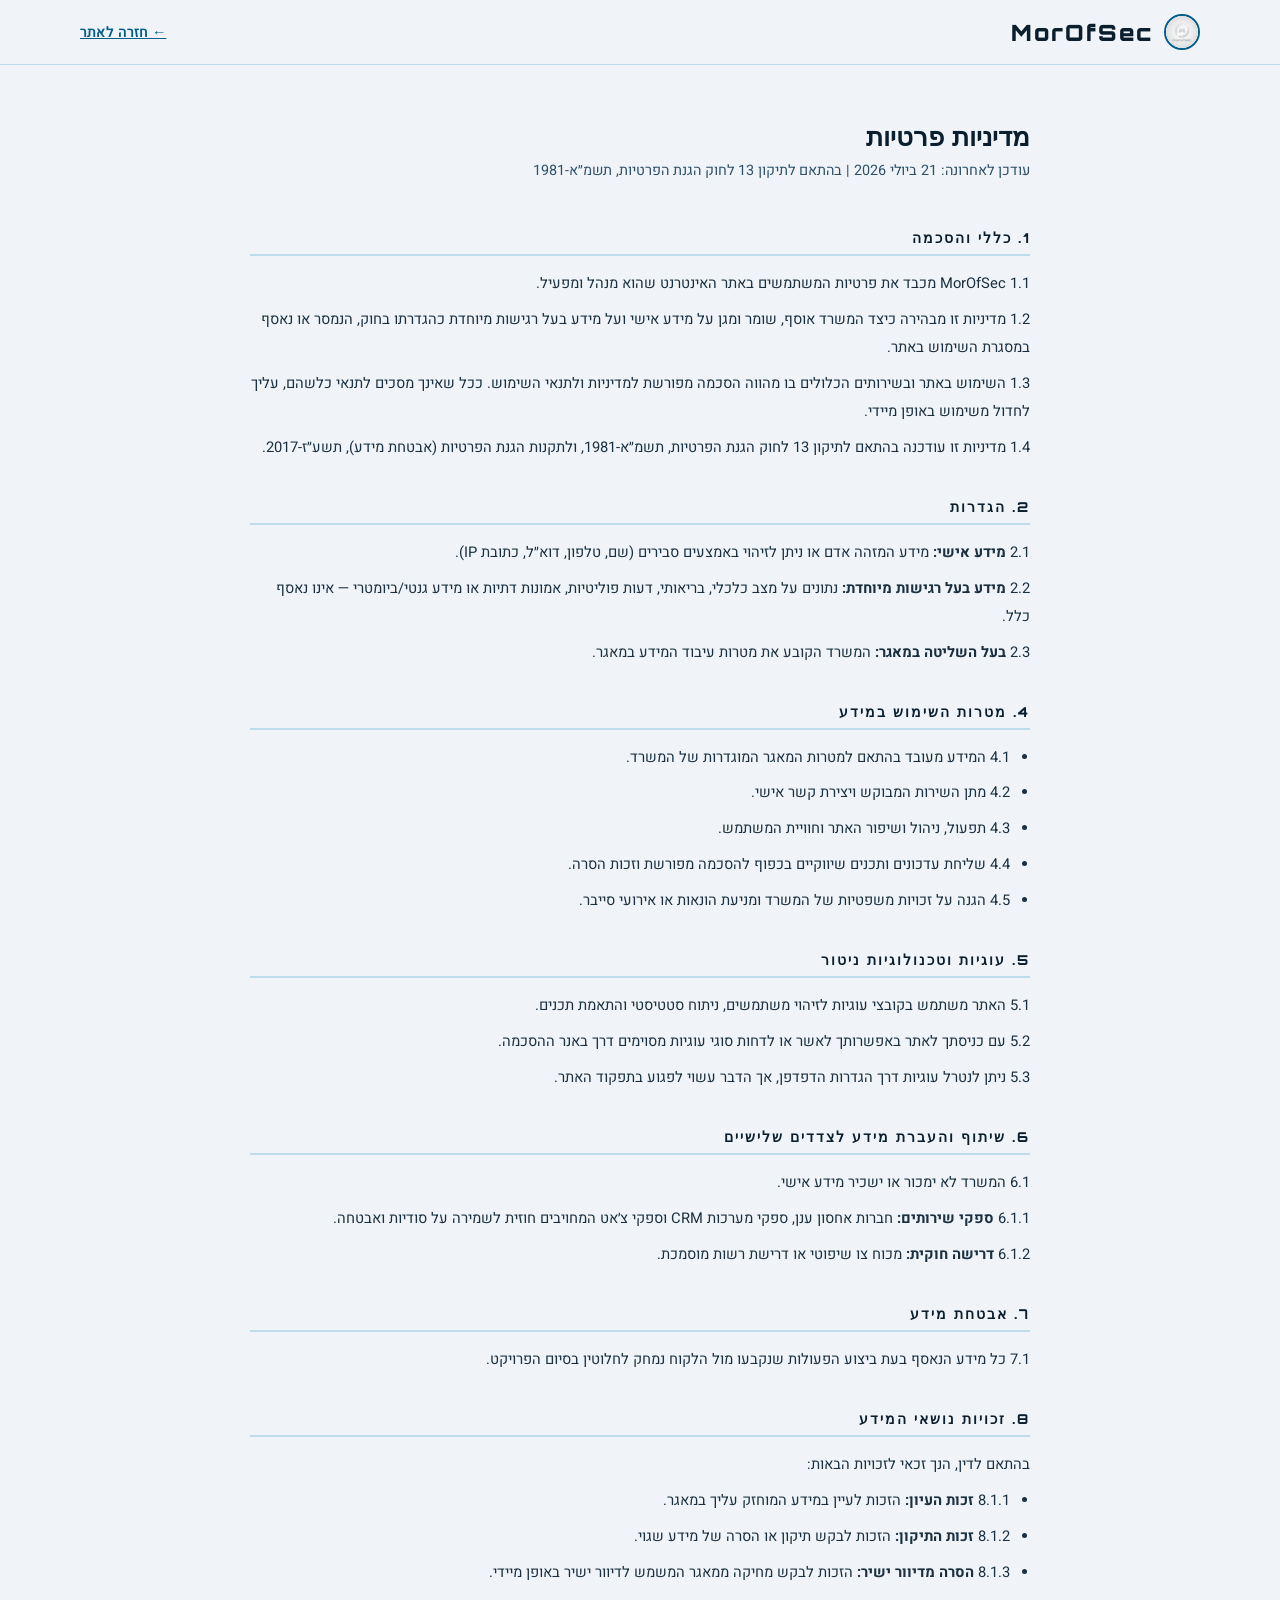
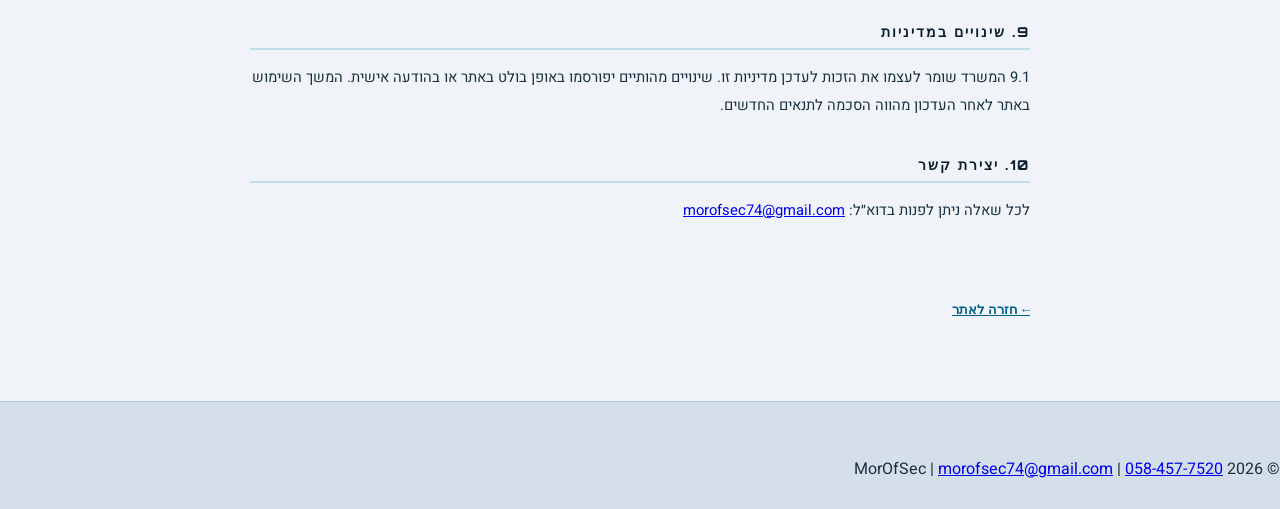
<file: privacy.html>
<!DOCTYPE html>
<html lang="he" dir="rtl">
<head>
<meta charset="UTF-8">
<meta name="viewport" content="width=device-width, initial-scale=1.0">
<title>מדיניות פרטיות | MorOfSec</title>
<meta name="description" content="מדיניות הפרטיות של MorOfSec בהתאם לתיקון 13 לחוק הגנת הפרטיות.">
<link rel="preconnect" href="https://fonts.googleapis.com">
<link rel="preconnect" href="https://fonts.gstatic.com" crossorigin>
<link href="https://fonts.googleapis.com/css2?family=Heebo:wght@400;500;600;700;800;900&family=Orbitron:wght@700;800;900&display=swap" rel="stylesheet">
<link rel="stylesheet" href="main.css">
<style>
.legal-page{max-width:860px;margin:0 auto;padding:120px 40px 80px;}
.legal-title{font-family:'Orbitron',monospace;font-size:1.6rem;font-weight:900;color:var(--heading);margin-bottom:8px;}
.legal-subtitle{color:var(--muted);font-size:0.9rem;margin-bottom:48px;}
.legal-section{margin-bottom:36px;}
.legal-section h2{font-family:'Orbitron',monospace;font-size:0.85rem;font-weight:800;color:var(--heading);letter-spacing:2px;text-transform:uppercase;margin-bottom:14px;padding-bottom:8px;border-bottom:2px solid var(--border);}
.legal-section p,.legal-section li{font-size:0.92rem;color:var(--text);line-height:1.9;margin-bottom:8px;}
.legal-section ul{padding-right:20px;}
.back-link{display:inline-flex;align-items:center;gap:8px;color:var(--cyan);font-weight:700;font-family:'Orbitron',monospace;font-size:0.82rem;margin-top:40px;}
.back-link:hover{text-decoration:underline;}
</style>
</head>
<body>
<nav id="main-nav">
  <div class="nav-inner">
    <a href="index.html" class="nav-logo"><img src="images/logo_small.png" alt="לוגו MorOfSec" style="width:36px;height:36px;object-fit:contain;border-radius:50%;border:2px solid var(--cyan);background:var(--white);">MorOfSec</a>
    <a href="index.html" style="color:var(--cyan);font-weight:600;font-size:0.9rem;">&#8592; חזרה לאתר</a>
  </div>
</nav>

<main role="main">
<div class="legal-page">
  <h1 class="legal-title">מדיניות פרטיות</h1>
  <p class="legal-subtitle">עודכן לאחרונה: 21 ביולי 2026 | בהתאם לתיקון 13 לחוק הגנת הפרטיות, תשמ״א-1981</p>

  <div class="legal-section">
    <h2>1. כללי והסכמה</h2>
    <p>1.1 MorOfSec מכבד את פרטיות המשתמשים באתר האינטרנט שהוא מנהל ומפעיל.</p>
    <p>1.2 מדיניות זו מבהירה כיצד המשרד אוסף, שומר ומגן על מידע אישי ועל מידע בעל רגישות מיוחדת כהגדרתו בחוק, הנמסר או נאסף במסגרת השימוש באתר.</p>
    <p>1.3 השימוש באתר ובשירותים הכלולים בו מהווה הסכמה מפורשת למדיניות ולתנאי השימוש. ככל שאינך מסכים לתנאי כלשהם, עליך לחדול משימוש באופן מיידי.</p>
    <p>1.4 מדיניות זו עודכנה בהתאם לתיקון 13 לחוק הגנת הפרטיות, תשמ״א-1981, ולתקנות הגנת הפרטיות (אבטחת מידע), תשע״ז-2017.</p>
  </div>

  <div class="legal-section">
    <h2>2. הגדרות</h2>
    <p>2.1 <strong>מידע אישי:</strong> מידע המזהה אדם או ניתן לזיהוי באמצעים סבירים (שם, טלפון, דוא״ל, כתובת IP).</p>
    <p>2.2 <strong>מידע בעל רגישות מיוחדת:</strong> נתונים על מצב כלכלי, בריאותי, דעות פוליטיות, אמונות דתיות או מידע גנטי/ביומטרי — אינו נאסף כלל.</p>
    <p>2.3 <strong>בעל השליטה במאגר:</strong> המשרד הקובע את מטרות עיבוד המידע במאגר.</p>
  </div>

  <div class="legal-section">
    <h2>4. מטרות השימוש במידע</h2>
    <ul>
      <li>4.1 המידע מעובד בהתאם למטרות המאגר המוגדרות של המשרד.</li>
      <li>4.2 מתן השירות המבוקש ויצירת קשר אישי.</li>
      <li>4.3 תפעול, ניהול ושיפור האתר וחוויית המשתמש.</li>
      <li>4.4 שליחת עדכונים ותכנים שיווקיים בכפוף להסכמה מפורשת וזכות הסרה.</li>
      <li>4.5 הגנה על זכויות משפטיות של המשרד ומניעת הונאות או אירועי סייבר.</li>
    </ul>
  </div>

  <div class="legal-section">
    <h2>5. עוגיות וטכנולוגיות ניטור</h2>
    <p>5.1 האתר משתמש בקובצי עוגיות לזיהוי משתמשים, ניתוח סטטיסטי והתאמת תכנים.</p>
    <p>5.2 עם כניסתך לאתר באפשרותך לאשר או לדחות סוגי עוגיות מסוימים דרך באנר ההסכמה.</p>
    <p>5.3 ניתן לנטרל עוגיות דרך הגדרות הדפדפן, אך הדבר עשוי לפגוע בתפקוד האתר.</p>
  </div>

  <div class="legal-section">
    <h2>6. שיתוף והעברת מידע לצדדים שלישיים</h2>
    <p>6.1 המשרד לא ימכור או ישכיר מידע אישי.</p>
    <p>6.1.1 <strong>ספקי שירותים:</strong> חברות אחסון ענן, ספקי מערכות CRM וספקי צ׳אט המחויבים חוזית לשמירה על סודיות ואבטחה.</p>
    <p>6.1.2 <strong>דרישה חוקית:</strong> מכוח צו שיפוטי או דרישת רשות מוסמכת.</p>
  </div>

  <div class="legal-section">
    <h2>7. אבטחת מידע</h2>
    <p>7.1 כל מידע הנאסף בעת ביצוע הפעולות שנקבעו מול הלקוח נמחק לחלוטין בסיום הפרויקט.</p>
  </div>

  <div class="legal-section">
    <h2>8. זכויות נושאי המידע</h2>
    <p>בהתאם לדין, הנך זכאי לזכויות הבאות:</p>
    <ul>
      <li>8.1.1 <strong>זכות העיון:</strong> הזכות לעיין במידע המוחזק עליך במאגר.</li>
      <li>8.1.2 <strong>זכות התיקון:</strong> הזכות לבקש תיקון או הסרה של מידע שגוי.</li>
      <li>8.1.3 <strong>הסרה מדיוור ישיר:</strong> הזכות לבקש מחיקה ממאגר המשמש לדיוור ישיר באופן מיידי.</li>
    </ul>
  </div>

  <div class="legal-section">
    <h2>9. שינויים במדיניות</h2>
    <p>9.1 המשרד שומר לעצמו את הזכות לעדכן מדיניות זו. שינויים מהותיים יפורסמו באופן בולט באתר או בהודעה אישית. המשך השימוש באתר לאחר העדכון מהווה הסכמה לתנאים החדשים.</p>
  </div>

  <div class="legal-section">
    <h2>10. יצירת קשר</h2>
    <p>לכל שאלה ניתן לפנות בדוא״ל: <a href="mailto:morofsec74@gmail.com">morofsec74@gmail.com</a></p>
  </div>

  <a href="index.html" class="back-link">&#8592; חזרה לאתר</a>
</div>
</main>

<footer>
  <p>© 2026 MorOfSec | <a href="mailto:morofsec74@gmail.com">morofsec74@gmail.com</a> | <a href="tel:+972584577520">058-457-7520</a></p>
</footer>
</body>
</html>
</file>
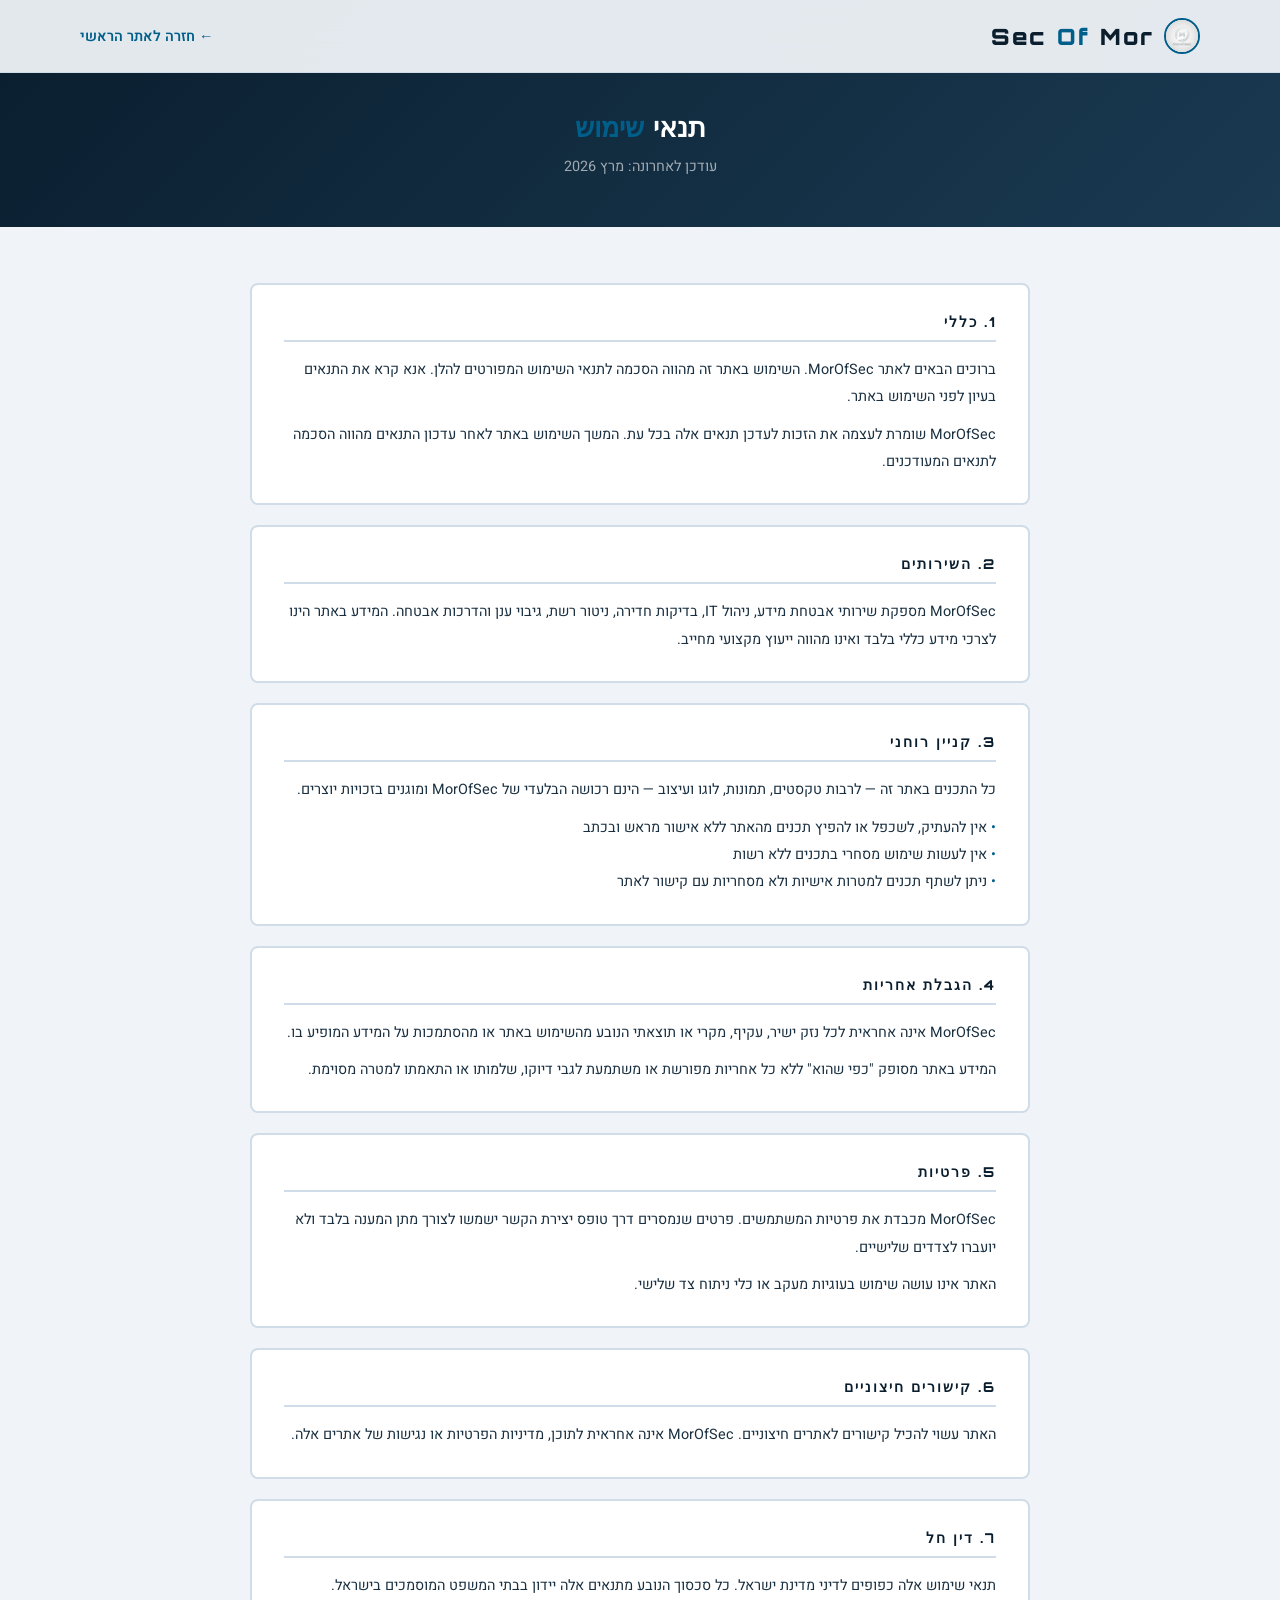
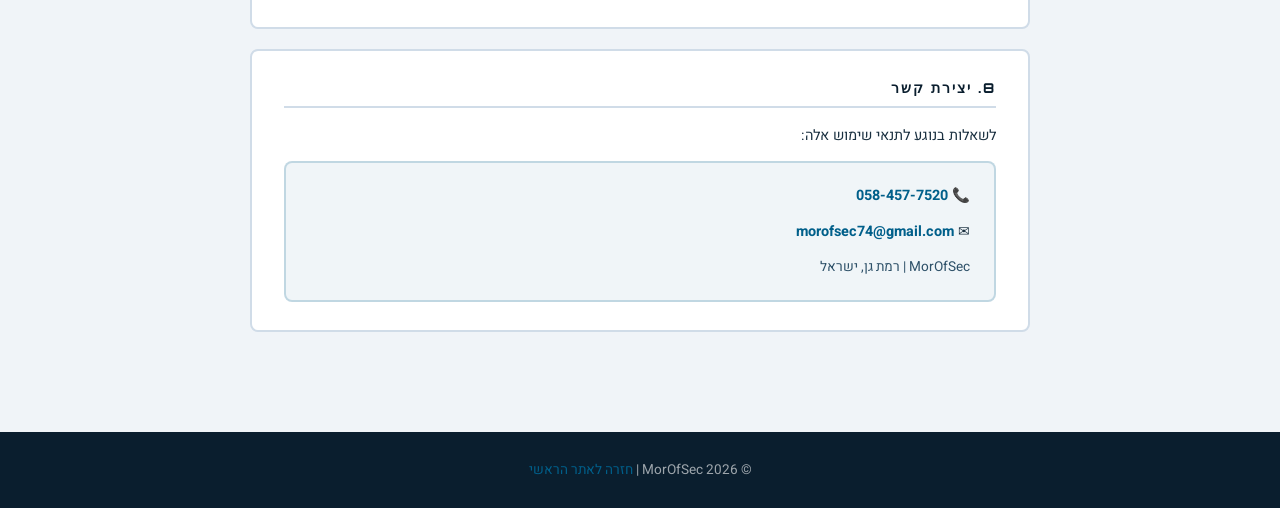
<file: terms.html>
<!DOCTYPE html>
<html lang="he" dir="rtl">
<head>
<meta charset="UTF-8">
<meta name="viewport" content="width=device-width, initial-scale=1.0">
<title>תנאי שימוש | MorOfSec</title>
<meta name="robots" content="noindex">
<link rel="preconnect" href="https://fonts.googleapis.com">
<link rel="preconnect" href="https://fonts.gstatic.com" crossorigin>
<link href="https://fonts.googleapis.com/css2?family=Heebo:wght@400;500;600;700;800;900&family=Orbitron:wght@700;800;900&display=swap" rel="stylesheet">
<style>
*{margin:0;padding:0;box-sizing:border-box;}
:root{--bg:#f0f4f8;--white:#fff;--heading:#0a1e2e;--text:#1a3040;--muted:#2d5068;--cyan:#005f8a;--border:#d0dce8;}
html{scroll-behavior:smooth;}
body{background:var(--bg);color:var(--text);font-family:'Heebo',sans-serif;}
a{text-decoration:none;color:inherit;}
nav{position:fixed;top:0;width:100%;z-index:100;padding:18px 0;backdrop-filter:blur(20px);border-bottom:1px solid var(--border);background:rgba(240,244,248,0.95);}
.nav-inner{display:flex;align-items:center;justify-content:space-between;max-width:1200px;margin:0 auto;padding:0 40px;}
.nav-logo{font-family:'Orbitron',monospace;font-size:1.4rem;font-weight:900;color:var(--heading);letter-spacing:2px;display:flex;align-items:center;gap:10px;}
.nav-logo img{width:36px;height:36px;object-fit:contain;border-radius:50%;border:2px solid var(--cyan);background:var(--white);}
.nav-logo span{color:var(--cyan);}
.nav-back{display:flex;align-items:center;gap:8px;color:var(--cyan);font-weight:600;font-size:0.9rem;}
.nav-back:hover{text-decoration:underline;}
.container{max-width:860px;margin:0 auto;padding:0 40px;}
.hero{padding:110px 0 50px;background:linear-gradient(135deg,#0a1e2e,#1a3a52);color:#fff;text-align:center;}
.hero h1{font-family:'Orbitron',monospace;font-size:1.7rem;font-weight:900;margin-bottom:12px;}
.hero h1 span{color:var(--cyan);}
.hero p{font-size:0.9rem;color:rgba(255,255,255,0.6);}
.content{padding:56px 0 80px;}
.section{background:var(--white);border:2px solid var(--border);border-radius:8px;padding:28px 32px;margin-bottom:20px;}
.section h2{font-family:'Orbitron',monospace;font-size:0.85rem;font-weight:800;color:var(--heading);letter-spacing:2px;text-transform:uppercase;margin-bottom:14px;padding-bottom:10px;border-bottom:2px solid var(--border);}
.section p{font-size:0.9rem;color:var(--text);line-height:1.9;margin-bottom:10px;}
.section p:last-child{margin-bottom:0;}
.section ul{list-style:none;font-size:0.9rem;color:var(--text);line-height:1.9;}
.section ul li::before{content:'• ';color:var(--cyan);}
.contact-box{background:rgba(0,95,138,0.06);border:2px solid rgba(0,95,138,0.2);border-radius:8px;padding:20px 24px;margin-top:12px;}
.contact-box p{font-size:0.9rem;color:var(--text);line-height:1.8;}
.contact-box a{color:var(--cyan);font-weight:700;}
footer{background:var(--heading);color:rgba(255,255,255,0.6);text-align:center;padding:28px;font-size:0.85rem;}
footer a{color:var(--cyan);}
@media(max-width:600px){
  .nav-inner,.container{padding-right:16px;padding-left:16px;}
  .hero{padding:90px 16px 40px;}
  .hero h1{font-size:1.3rem;}
  .section{padding:20px 18px;}
}
</style>
</head>
<body>
<nav>
  <div class="nav-inner">
    <a href="index.html" class="nav-logo"><img src="images/logo_small.png" alt="">Mor<span>Of</span>Sec</a>
    <a href="index.html" class="nav-back">&#8592; חזרה לאתר הראשי</a>
  </div>
</nav>

<section class="hero">
  <div class="container">
    <h1>תנאי <span>שימוש</span></h1>
    <p>עודכן לאחרונה: מרץ 2026</p>
  </div>
</section>

<section class="content">
  <div class="container">

    <div class="section">
      <h2>1. כללי</h2>
      <p>ברוכים הבאים לאתר MorOfSec. השימוש באתר זה מהווה הסכמה לתנאי השימוש המפורטים להלן. אנא קרא את התנאים בעיון לפני השימוש באתר.</p>
      <p>MorOfSec שומרת לעצמה את הזכות לעדכן תנאים אלה בכל עת. המשך השימוש באתר לאחר עדכון התנאים מהווה הסכמה לתנאים המעודכנים.</p>
    </div>

    <div class="section">
      <h2>2. השירותים</h2>
      <p>MorOfSec מספקת שירותי אבטחת מידע, ניהול IT, בדיקות חדירה, ניטור רשת, גיבוי ענן והדרכות אבטחה. המידע באתר הינו לצרכי מידע כללי בלבד ואינו מהווה ייעוץ מקצועי מחייב.</p>
    </div>

    <div class="section">
      <h2>3. קניין רוחני</h2>
      <p>כל התכנים באתר זה — לרבות טקסטים, תמונות, לוגו ועיצוב — הינם רכושה הבלעדי של MorOfSec ומוגנים בזכויות יוצרים.</p>
      <ul>
        <li>אין להעתיק, לשכפל או להפיץ תכנים מהאתר ללא אישור מראש ובכתב</li>
        <li>אין לעשות שימוש מסחרי בתכנים ללא רשות</li>
        <li>ניתן לשתף תכנים למטרות אישיות ולא מסחריות עם קישור לאתר</li>
      </ul>
    </div>

    <div class="section">
      <h2>4. הגבלת אחריות</h2>
      <p>MorOfSec אינה אחראית לכל נזק ישיר, עקיף, מקרי או תוצאתי הנובע מהשימוש באתר או מהסתמכות על המידע המופיע בו.</p>
      <p>המידע באתר מסופק "כפי שהוא" ללא כל אחריות מפורשת או משתמעת לגבי דיוקו, שלמותו או התאמתו למטרה מסוימת.</p>
    </div>

    <div class="section">
      <h2>5. פרטיות</h2>
      <p>MorOfSec מכבדת את פרטיות המשתמשים. פרטים שנמסרים דרך טופס יצירת הקשר ישמשו לצורך מתן המענה בלבד ולא יועברו לצדדים שלישיים.</p>
      <p>האתר אינו עושה שימוש בעוגיות מעקב או כלי ניתוח צד שלישי.</p>
    </div>

    <div class="section">
      <h2>6. קישורים חיצוניים</h2>
      <p>האתר עשוי להכיל קישורים לאתרים חיצוניים. MorOfSec אינה אחראית לתוכן, מדיניות הפרטיות או נגישות של אתרים אלה.</p>
    </div>

    <div class="section">
      <h2>7. דין חל</h2>
      <p>תנאי שימוש אלה כפופים לדיני מדינת ישראל. כל סכסוך הנובע מתנאים אלה יידון בבתי המשפט המוסמכים בישראל.</p>
    </div>

    <div class="section">
      <h2>8. יצירת קשר</h2>
      <p>לשאלות בנוגע לתנאי שימוש אלה:</p>
      <div class="contact-box">
        <p>&#128222; <a href="tel:+972584577520">058-457-7520</a></p>
        <p>&#9993; <a href="mailto:morofsec74@gmail.com">morofsec74@gmail.com</a></p>
        <p style="margin-top:8px;font-size:0.85rem;color:var(--muted);">MorOfSec | רמת גן, ישראל</p>
      </div>
    </div>

  </div>
</section>

<footer>
  <p>© 2026 MorOfSec | <a href="index.html">חזרה לאתר הראשי</a></p>
</footer>
</body>
</html>
</file>
<file: main.css>
:root{--cyan:#005f8a;--teal:#00885a;--bg:#f0f4f8;--bg2:#e2eaf2;--bg3:#d4dfe9;--panel:rgba(0,119,170,0.06);--border:rgba(0,119,170,0.2);--heading:#0a1e2e;--text:#1a3040;--muted:#2d5068;--white:#ffffff;}
*,*::before,*::after{box-sizing:border-box;margin:0;padding:0;}
html{scroll-behavior:smooth;overflow-x:hidden;}
body{background:var(--bg);color:var(--text);font-family:'Heebo',sans-serif;overflow-x:hidden;}
::-webkit-scrollbar{width:6px;}::-webkit-scrollbar-track{background:var(--bg);}::-webkit-scrollbar-thumb{background:var(--border);border-radius:3px;}
.container{max-width:1200px;margin:0 auto;padding:0 40px;position:relative;z-index:1;}
.skip-link{position:absolute;top:-100px;right:0;background:var(--cyan);color:#fff;padding:12px 20px;font-size:1rem;font-weight:700;border-radius:0 0 6px 6px;z-index:9999;text-decoration:none;transition:top 0.2s;}
.skip-link:focus{top:0;}
.a11y-bar{position:fixed;top:50%;left:0;transform:translateY(-50%);z-index:9998;display:flex;flex-direction:column;gap:4px;padding:6px;}
.a11y-btn{width:42px;height:42px;background:var(--cyan);color:#fff;border:2px solid #fff;border-radius:6px;cursor:pointer;font-size:1.1rem;display:flex;align-items:center;justify-content:center;transition:background 0.2s,transform 0.2s;box-shadow:0 2px 8px rgba(0,0,0,0.2);}
.a11y-btn:hover,.a11y-btn:focus{background:#005f8a;transform:scale(1.1);outline:3px solid var(--cyan);outline-offset:2px;}
.a11y-btn[aria-pressed="true"]{background:#005f8a;border-color:var(--cyan);}
body.high-contrast{--bg:#000;--bg2:#111;--bg3:#1a1a1a;--text:#fff;--heading:#fff;--muted:#ddd;--white:#1a1a1a;--border:rgba(255,255,255,0.4);--panel:rgba(255,255,255,0.1);}
body.high-contrast .service-card,body.high-contrast .mfa-card{background:#111;}
:focus-visible{outline:3px solid var(--cyan);outline-offset:3px;border-radius:3px;}
nav{position:fixed;top:0;width:100%;z-index:200;padding:0;border-bottom:1px solid var(--border);background:#f0f4f8 !important;}
.news-ticker{width:100%;background:#0a1e2e;display:flex;align-items:center;color:#e0f0ff;font-size:0.82rem;height:36px;overflow:hidden;position:relative;z-index:100;line-height:36px;}
.nav-inner{display:flex;align-items:center;justify-content:space-between;max-width:1200px;margin:0 auto;padding:14px 40px;background:#f0f4f8;}
.nav-logo{font-family:'Orbitron',monospace;font-size:1.4rem;font-weight:900;color:var(--heading);letter-spacing:2px;text-decoration:none;}
.nav-logo span{color:var(--cyan);}
.nav-links{display:flex;gap:32px;list-style:none;align-items:center;}
.nav-links > li > a{color:#0a1e2e;text-decoration:none;font-size:0.88rem;letter-spacing:1px;text-transform:uppercase;font-weight:600;transition:color 0.2s;}
.nav-links > li > a:hover{color:var(--cyan);}
.nav-cta{border:1.5px solid var(--cyan) !important;color:var(--cyan) !important;padding:8px 22px;border-radius:3px;}
.nav-cta:hover{background:rgba(0,119,170,0.1) !important;}
.nav-dropdown{position:relative;}
.dropdown-menu{display:none;position:absolute;top:calc(100% + 12px);right:0;background:var(--white);border:1px solid var(--border);border-radius:6px;min-width:210px;list-style:none;z-index:200;box-shadow:0 12px 30px rgba(0,0,0,0.12);overflow:hidden;}
.dropdown-menu li a{display:block;padding:11px 20px;color:var(--muted);font-size:0.86rem;text-decoration:none;border-bottom:1px solid var(--border);transition:background 0.2s,color 0.2s,padding 0.2s;}
.dropdown-menu li:last-child a{border-bottom:none;}
.dropdown-menu li a:hover{background:var(--panel);color:var(--cyan);padding-right:26px;}
.nav-dropdown.open .dropdown-menu{display:block;}
.nav-dropdown:focus-within .dropdown-menu{display:block;}
.hero{min-height:100vh;display:flex;align-items:center;padding:110px 0 60px;}
.hero-grid{display:grid;grid-template-columns:1fr 1fr;gap:60px;align-items:center;}
@media(max-width:900px){.hero-grid{grid-template-columns:1fr!important;}.hero-visual{display:none!important;}.hero{text-align:center;padding:80px 0 40px!important;}.hero-badge{justify-content:center;}.hero-sub{margin:0 auto 38px auto;max-width:100%;}.hero-actions{justify-content:center;}}
.hero-badge{display:inline-flex;align-items:center;gap:8px;background:#e8f5ef;border:1px solid rgba(0,136,90,0.4);padding:6px 16px;border-radius:3px;font-size:0.8rem;letter-spacing:2px;color:#005c3d;text-transform:uppercase;margin-bottom:28px;font-weight:700;}
.hero-badge::before{content:'';width:7px;height:7px;background:var(--teal);border-radius:50%;animation:pulse 2s infinite;}
@keyframes pulse{0%,100%{opacity:1;transform:scale(1);}50%{opacity:0.4;transform:scale(1.6);}}
.hero h1{font-family:'Orbitron',monospace;font-size:clamp(2rem,3.5vw,3.2rem);font-weight:900;line-height:1.15;color:var(--heading);margin-bottom:22px;}
.hero h1 .accent{color:var(--cyan);}
.hero-sub{font-size:1.05rem;line-height:1.85;color:var(--muted);margin-bottom:38px;font-weight:400;max-width:480px;}
.hero-actions{display:flex;gap:16px;flex-wrap:wrap;}
.btn-primary{background:var(--cyan);color:#fff;padding:14px 32px;border:none;font-family:'Orbitron',monospace;font-size:0.8rem;font-weight:700;letter-spacing:2px;text-transform:uppercase;border-radius:3px;cursor:pointer;transition:all 0.3s;text-decoration:none;display:inline-block;}
.btn-primary:hover{background:#005f8a;box-shadow:0 6px 20px rgba(0,119,170,0.3);}
.btn-outline{background:transparent;color:var(--text);padding:14px 32px;border:1.5px solid var(--border);font-size:0.9rem;border-radius:3px;cursor:pointer;transition:all 0.3s;text-decoration:none;display:inline-block;}
.btn-outline:hover{border-color:var(--cyan);color:var(--cyan);}
.hero-visual{display:flex;justify-content:center;align-items:center;}
.shield-container{position:relative;width:300px;height:300px;}
.shield-ring{position:absolute;border-radius:50%;border:1px solid var(--border);animation:spin linear infinite;}
.shield-ring:nth-child(1){inset:0;animation-duration:20s;}
.shield-ring:nth-child(2){inset:30px;animation-duration:15s;animation-direction:reverse;}
.shield-ring:nth-child(3){inset:60px;animation-duration:25s;}
.shield-ring::before{content:'';position:absolute;width:8px;height:8px;background:var(--cyan);border-radius:50%;top:-4px;left:50%;transform:translateX(-50%);box-shadow:0 0 8px var(--cyan);}
@keyframes spin{to{transform:rotate(360deg);}}
.shield-core{position:absolute;inset:80px;background:linear-gradient(135deg,rgba(0,119,170,0.1),rgba(0,136,90,0.05));border:1px solid var(--border);border-radius:50%;display:flex;align-items:center;justify-content:center;}
.shield-core img{width:80px;height:80px;object-fit:contain;animation:breathe 3s ease-in-out infinite;}
@keyframes breathe{0%,100%{filter:drop-shadow(0 0 10px rgba(0,119,170,0.3));}50%{filter:drop-shadow(0 0 25px rgba(0,119,170,0.6));}}
section{padding:90px 0;position:relative;z-index:1;}
.section-label{font-family:'Orbitron',monospace;font-size:0.7rem;letter-spacing:4px;color:var(--cyan);text-transform:uppercase;margin-bottom:12px;}
.section-title{font-family:'Orbitron',monospace;font-size:clamp(1.5rem,2.8vw,2.2rem);font-weight:800;color:var(--heading);line-height:1.2;margin-bottom:18px;}
.section-desc{font-size:1rem;color:var(--muted);line-height:1.8;max-width:560px;margin-bottom:55px;font-weight:400;}
.services-grid{display:grid;grid-template-columns:repeat(3,1fr);gap:2px;background:var(--border);}
.service-card{background:var(--white);padding:38px 30px;position:relative;overflow:hidden;transition:all 0.3s;}
.service-card::before{content:'';position:absolute;top:0;right:0;width:0;height:3px;background:var(--cyan);transition:width 0.4s;}
.service-card:hover::before{width:100%;}
.service-card:hover{background:#f8fbff;transform:translateY(-3px);}
.service-icon{width:46px;height:46px;margin-bottom:22px;color:var(--cyan);}
.service-icon svg{width:100%;height:100%;}
.service-num{position:absolute;top:26px;left:26px;font-family:'Orbitron',monospace;font-size:0.8rem;color:#0a1e2e;letter-spacing:2px;}
.service-card h3{font-family:'Orbitron',monospace;font-size:0.9rem;font-weight:700;color:var(--heading);margin-bottom:12px;letter-spacing:0.5px;}
.service-card p{font-size:0.88rem;line-height:1.75;color:var(--muted);}
.mfa-grid{display:grid;grid-template-columns:repeat(2,1fr);gap:24px;}
.mfa-card{background:var(--white);border:1px solid var(--border);border-radius:6px;overflow:hidden;transition:border-color 0.3s,transform 0.3s;}
.mfa-card:hover{border-color:var(--cyan);transform:translateY(-5px);box-shadow:0 10px 30px rgba(0,119,170,0.1);}
.mfa-img-wrap{width:100%;aspect-ratio:16/9;overflow:hidden;}
.mfa-img-wrap img{width:100%;height:100%;object-fit:cover;transition:transform 0.4s;display:block;}
.mfa-card:hover .mfa-img-wrap img{transform:scale(1.04);}
.mfa-body{padding:22px 20px;border-top:1px solid var(--border);}
.mfa-body h3{font-family:'Orbitron',monospace;font-size:0.82rem;font-weight:700;color:var(--cyan);margin-bottom:10px;line-height:1.4;}
.mfa-body p{font-size:0.87rem;line-height:1.75;color:var(--muted);}
.update-card{background:linear-gradient(135deg,#f8fbff,#edf4fb);}
.update-icon{font-size:2.5rem;margin-bottom:16px;display:block;}
.update-tips{display:flex;flex-direction:column;gap:10px;margin-top:14px;}
.tip-item{display:flex;align-items:flex-start;gap:10px;background:var(--panel);border:1px solid var(--border);border-radius:4px;padding:10px 13px;font-size:0.84rem;color:var(--text);line-height:1.5;}
.tip-icon{font-size:0.95rem;flex-shrink:0;margin-top:1px;}
.backup-grid{display:grid;grid-template-columns:1fr 1fr;gap:70px;align-items:center;}
.backup-img-wrap{border-radius:6px;overflow:hidden;border:1px solid var(--border);box-shadow:0 8px 30px rgba(0,119,170,0.1);}
.backup-img-wrap img{width:100%;display:block;}
.backup-tips{display:flex;flex-direction:column;gap:16px;}
.backup-tip{display:flex;gap:16px;align-items:flex-start;padding:16px 18px;background:var(--white);border:1px solid var(--border);border-radius:5px;transition:border-color 0.3s;}
.backup-tip:hover{border-color:var(--cyan);}
.backup-tip-num{font-family:'Orbitron',monospace;font-size:1rem;font-weight:800;color:var(--cyan);flex-shrink:0;line-height:1.4;}
.backup-tip strong{display:block;color:var(--heading);font-size:0.9rem;margin-bottom:5px;}
.backup-tip p{font-size:0.84rem;color:var(--muted);line-height:1.6;margin:0;}
.info-grid-3{display:grid;grid-template-columns:repeat(3,1fr);gap:16px;}
.info-card{background:var(--white);border:1px solid var(--border);border-radius:6px;padding:22px 20px;}
.info-card-accent{border-right:3px solid var(--cyan);}
.info-num{font-family:'Orbitron',monospace;font-size:1.2rem;font-weight:900;color:var(--cyan);margin-bottom:10px;}
.stats-grid{display:grid;grid-template-columns:repeat(4,1fr);gap:24px;text-align:center;}
.stat-num{font-family:'Orbitron',monospace;font-size:1.8rem;font-weight:900;color:var(--cyan);margin-bottom:8px;}
.about-grid{display:grid;grid-template-columns:1fr 1.4fr;gap:80px;align-items:center;}
.about-card{background:var(--bg2);border:1px solid var(--border);border-radius:8px;padding:40px 36px;}
.about-badge{display:flex;align-items:center;gap:14px;padding:14px 18px;background:var(--panel);border:1px solid var(--border);border-radius:5px;margin-bottom:12px;font-size:0.9rem;color:var(--text);}
.why-grid{display:grid;grid-template-columns:1fr 1fr;gap:80px;align-items:center;}
.feature-list{list-style:none;}
.feature-list li{display:flex;align-items:flex-start;gap:12px;padding:16px 0;border-bottom:1px solid var(--border);color:var(--text);font-size:0.93rem;line-height:1.6;}
.feature-list li::before{content:'▸';color:var(--cyan);font-size:0.7rem;margin-top:4px;flex-shrink:0;}
.terminal{background:#1a2535;border:1px solid rgba(255,255,255,0.1);border-radius:6px;overflow:hidden;font-family:'Courier New',monospace;font-size:0.8rem;}
.terminal-bar{background:#243040;padding:10px 16px;display:flex;align-items:center;gap:8px;border-bottom:1px solid rgba(255,255,255,0.08);}
.t-dot{width:10px;height:10px;border-radius:50%;}
.terminal-body{padding:18px;line-height:1.9;}
.t-line{margin-bottom:2px;}
.t-prompt{color:#00e088;}.t-cmd{color:#fff;}.t-output{color:#8aacbe;}.t-warn{color:#ffaa00;}.t-ok{color:#00e088;}.t-danger{color:#ff5555;}
.cursor-blink{display:inline-block;width:7px;height:13px;background:#00d4ff;animation:blink 1s step-end infinite;vertical-align:middle;}
@keyframes blink{0%,100%{opacity:1}50%{opacity:0}}
.why-visual{position:relative;}
.floating-alert{position:absolute;top:-18px;left:-18px;background:rgba(255,60,60,0.1);border:1px solid rgba(255,60,60,0.3);padding:10px 16px;border-radius:4px;font-size:0.8rem;color:#cc3333;font-family:'Orbitron',monospace;letter-spacing:1px;animation:float 3s ease-in-out infinite;}
.floating-secure{position:absolute;bottom:-18px;right:-18px;background:rgba(0,136,90,0.1);border:1px solid rgba(0,136,90,0.3);padding:10px 16px;border-radius:4px;font-size:0.8rem;color:#007a50;font-family:'Orbitron',monospace;letter-spacing:1px;animation:float 3s 1.5s ease-in-out infinite;}
@keyframes float{0%,100%{transform:translateY(0)}50%{transform:translateY(-8px)}}
.process-steps{display:grid;grid-template-columns:repeat(5,1fr);gap:0;position:relative;}
.process-steps::before{content:'';position:absolute;top:27px;right:10%;left:10%;height:1px;background:var(--border);}
.process-step{text-align:center;padding:0 14px;}
.step-num{width:54px;height:54px;border:2px solid var(--border);border-radius:50%;display:flex;align-items:center;justify-content:center;font-family:'Orbitron',monospace;font-size:0.9rem;font-weight:700;color:var(--cyan);background:var(--bg);margin:0 auto 18px;position:relative;z-index:1;transition:all 0.3s;}
.process-step:hover .step-num{background:var(--cyan);color:#fff;border-color:var(--cyan);box-shadow:0 0 20px rgba(0,119,170,0.3);}
.step-title{font-family:'Orbitron',monospace;font-size:0.8rem;font-weight:700;color:var(--heading);margin-bottom:8px;letter-spacing:0.5px;}
.step-desc{font-size:0.8rem;color:var(--muted);line-height:1.6;}
.contact-grid{display:grid;grid-template-columns:1fr 1.2fr;gap:80px;align-items:start;}
.contact-detail{display:flex;align-items:center;gap:14px;padding:14px 0;border-bottom:1px solid var(--border);font-size:0.9rem;color:var(--muted);}
.contact-detail-icon{width:36px;height:36px;border:1px solid var(--border);border-radius:50%;display:flex;align-items:center;justify-content:center;color:var(--cyan);flex-shrink:0;}
.form-group{margin-bottom:18px;}
.form-group label{display:block;font-size:0.8rem;letter-spacing:2px;text-transform:uppercase;color:var(--muted);margin-bottom:7px;font-family:'Orbitron',monospace;}
.form-group input:not([type=checkbox]),.form-group textarea,.form-group select{width:100%;background:var(--white);border:1.5px solid var(--border);color:var(--text);padding:13px 16px;font-family:'Heebo',sans-serif;font-size:0.93rem;border-radius:4px;outline:none;transition:border-color 0.3s,box-shadow 0.3s;}
.form-group input:focus,.form-group textarea:focus,.form-group select:focus{border-color:var(--cyan);box-shadow:0 0 0 3px rgba(0,119,170,0.12);}
.form-group textarea{height:115px;resize:vertical;}
.field-error{color:#cc0000;font-size:0.8rem;margin-top:5px;display:none;}
footer{background:var(--bg3);border-top:1px solid var(--border);padding:55px 0 28px;position:relative;z-index:1;}
.footer-grid{display:grid;grid-template-columns:2fr 1fr 1fr 1fr;gap:50px;margin-bottom:50px;}
.footer-brand p{font-size:0.86rem;color:var(--muted);line-height:1.8;margin-top:14px;}
.footer-col h4{font-family:'Orbitron',monospace;font-size:0.8rem;letter-spacing:3px;color:var(--cyan);text-transform:uppercase;margin-bottom:18px;}
.footer-links{list-style:none;}
.footer-links li{margin-bottom:10px;}
.footer-links a{color:var(--muted);text-decoration:none;font-size:0.86rem;transition:color 0.2s;}
.footer-links a:hover{color:var(--cyan);}
.footer-bottom{border-top:1px solid var(--border);padding-top:26px;display:flex;justify-content:space-between;align-items:center;}
.footer-copy{font-size:0.8rem;color:var(--muted);}
.footer-legal{display:flex;gap:22px;}
.footer-legal a{font-size:0.8rem;color:var(--muted);text-decoration:none;transition:color 0.2s;}
.footer-legal a:hover{color:var(--cyan);}
.reveal{opacity:1;transform:none;transition:opacity 0.7s ease,transform 0.7s ease;}
.reveal.visible{opacity:1;transform:translateY(0);}
.a11y-statement-link{display:inline-block;margin-top:8px;font-size:0.8rem;color:var(--cyan);text-decoration:underline;}
@media (prefers-reduced-motion:reduce){.reveal{opacity:1;transform:none;transition:none;}.shield-ring,.shield-core img,.floating-alert,.floating-secure,.cursor-blink,.hero-badge::before{animation:none;}}
@media (max-width:900px){
  .hero-grid{grid-template-columns:1fr;}.hero-visual{display:none;}
  .services-grid{grid-template-columns:repeat(2,1fr);}
  .mfa-grid{grid-template-columns:1fr;}.mfa-card.update-card{grid-column:span 1;}
  .backup-grid{grid-template-columns:1fr;}
  .about-grid{grid-template-columns:1fr;}
  .why-grid{grid-template-columns:1fr;}.why-visual{display:none;}
  .process-steps{grid-template-columns:repeat(2,1fr);gap:24px;}.process-steps::before{display:none;}
  .contact-grid{grid-template-columns:1fr;}
  .footer-grid{grid-template-columns:1fr 1fr;}
  .info-grid-3{grid-template-columns:repeat(2,1fr);}
  .stats-grid{grid-template-columns:repeat(2,1fr);gap:20px;}
}
@media (max-width:600px){
  .container{padding:0 20px;}.nav-inner{padding:0 20px;}
  .services-grid{grid-template-columns:1fr;}
  .process-steps{grid-template-columns:1fr;}
  .footer-grid{grid-template-columns:1fr;}
  .info-grid-3{grid-template-columns:1fr;}
  .stats-grid{grid-template-columns:repeat(2,1fr);}
  .hero{padding:80px 0 40px;}.hero h1{font-size:1.8rem;}
  .section-title{font-size:1.4rem;}
  .a11y-bar{display:none;}
  .wa-btn{bottom:16px;left:16px;width:50px;height:50px;}
}

.tooltip-bar{position:fixed;bottom:0;left:0;right:0;background:rgba(10,30,46,0.93);color:#fff;padding:12px 24px;font-family:'Heebo',sans-serif;font-size:0.95rem;font-weight:500;line-height:1.5;z-index:99990;transform:translateY(100%);transition:transform 0.25s ease;border-top:2px solid var(--cyan);text-align:right;pointer-events:none;min-height:48px;display:flex;align-items:center;gap:12px;}
.tooltip-bar.visible{transform:translateY(0);}
.tooltip-bar-icon{font-size:1.2rem;flex-shrink:0;}
[data-tip]{cursor:default;}
.field-hint{font-size:0.8rem;color:var(--muted);margin-top:4px;display:block;}
.mobile-cta{display:none;}
.hamburger{display:none;flex-direction:column;gap:5px;cursor:pointer;background:none;border:none;padding:8px;}
.hamburger span{display:block;width:24px;height:2px;background:var(--heading);border-radius:2px;transition:all 0.3s;}
.hamburger.open span:nth-child(1){transform:translateY(7px) rotate(45deg);}
.hamburger.open span:nth-child(2){opacity:0;}
.hamburger.open span:nth-child(3){transform:translateY(-7px) rotate(-45deg);}
.nav-overlay{display:none;position:fixed;inset:0;background:rgba(0,0,0,0.5);z-index:99;}
.nav-overlay.open{display:block;}
.modal-overlay{position:fixed;inset:0;background:rgba(10,20,35,0.75);z-index:10000;display:flex;align-items:center;justify-content:center;padding:20px;opacity:0;pointer-events:none;transition:opacity 0.3s;}
.modal-overlay.open{opacity:1;pointer-events:all;}
.modal-box{background:var(--white);border:2px solid var(--cyan);border-radius:8px;max-width:560px;width:100%;padding:40px 36px;position:relative;transform:translateY(20px);transition:transform 0.3s;max-height:90vh;overflow-y:auto;}
.modal-overlay.open .modal-box{transform:translateY(0);}
.modal-close{position:absolute;top:16px;left:16px;background:none;border:none;font-size:1.4rem;cursor:pointer;color:var(--muted);line-height:1;padding:4px 8px;border-radius:4px;}
.modal-close:hover{color:var(--heading);}
.modal-icon{font-size:2.5rem;margin-bottom:16px;}
.modal-label{font-family:'Orbitron',monospace;font-size:0.75rem;letter-spacing:3px;color:var(--cyan);text-transform:uppercase;margin-bottom:8px;font-weight:700;}
.modal-title{font-family:'Orbitron',monospace;font-size:1.1rem;font-weight:800;color:var(--heading);margin-bottom:16px;line-height:1.3;}
.modal-desc{font-size:0.95rem;color:var(--text);line-height:1.85;margin-bottom:20px;font-weight:500;}
.modal-list{list-style:none;margin-bottom:24px;}
.modal-list li{display:flex;align-items:flex-start;gap:10px;padding:8px 0;border-bottom:1px solid var(--border);font-size:0.88rem;color:var(--text);font-weight:500;line-height:1.6;}
.modal-list li::before{content:'▸';color:var(--cyan);flex-shrink:0;margin-top:2px;}
.modal-cta{display:inline-block;background:var(--cyan);color:#fff;padding:12px 28px;border-radius:3px;font-family:'Orbitron',monospace;font-size:0.78rem;font-weight:700;letter-spacing:2px;text-decoration:none;text-transform:uppercase;}
.modal-cta:hover{background:#003f5e;}
.service-card{cursor:pointer;}
.nav-logo{display:flex;align-items:center;gap:10px;}
.a11y-full{background:var(--bg3);padding:60px 0;}
.a11y-full h2{font-family:'Orbitron',monospace;font-size:1.4rem;font-weight:800;color:var(--heading);margin-bottom:8px;}
.a11y-full .a11y-date{font-size:0.85rem;color:var(--muted);margin-bottom:36px;}
.a11y-section{margin-bottom:32px;}
.a11y-section h3{font-family:'Orbitron',monospace;font-size:0.8rem;font-weight:700;color:var(--cyan);letter-spacing:2px;text-transform:uppercase;margin-bottom:14px;padding-bottom:8px;border-bottom:1px solid var(--border);}
.a11y-section p{font-size:0.92rem;color:var(--text);line-height:1.85;margin-bottom:10px;font-weight:500;}
.a11y-features{display:grid;grid-template-columns:repeat(2,1fr);gap:12px;margin-top:12px;}
.a11y-feature{display:flex;align-items:flex-start;gap:10px;background:var(--white);border:1px solid var(--border);border-radius:5px;padding:12px 14px;font-size:0.87rem;color:var(--text);font-weight:500;line-height:1.5;}
.a11y-feature::before{content:'✓';color:var(--teal);font-weight:800;flex-shrink:0;}
.a11y-contact-box{background:var(--white);border:2px solid var(--cyan);border-radius:6px;padding:24px 28px;margin-top:12px;}
.a11y-contact-box p{font-size:0.92rem;color:var(--text);line-height:1.85;font-weight:500;}
@media(max-width:900px){
  .hamburger{display:flex;}
  .mobile-cta{display:block;}
  .nav-links{display:none;position:fixed;top:0;right:0;bottom:0;left:0;width:100vw;height:100vh;background:var(--white);flex-direction:column;padding:64px 0 20px;z-index:10000;overflow-y:auto;overflow-x:hidden;}
  .nav-links.open{display:flex;}
  .nav-links>li>a{display:block;padding:16px 28px;border-bottom:1px solid var(--border);font-size:1.1rem;text-align:right;font-weight:600;color:var(--heading);text-decoration:none;}
  .nav-links>li>a:hover{background:var(--bg2);color:var(--cyan);}
  .dropdown-menu{display:block!important;position:static!important;box-shadow:none!important;border:none!important;background:var(--bg2)!important;border-radius:0!important;margin:0!important;}
  .dropdown-menu li a{padding:12px 44px!important;font-size:0.95rem!important;border-bottom:1px solid var(--border)!important;color:var(--text)!important;display:block;}
  .modal-box{padding:28px 20px;}
  .a11y-features{grid-template-columns:1fr;}
  .cia-grid-3{grid-template-columns:1fr!important;}
}
@media(max-width:600px){
  .wa-float{position:fixed!important;bottom:20px!important;left:20px!important;z-index:999999!important;width:54px!important;height:54px!important;display:flex!important;}
  .container,.nav-inner{padding-right:16px!important;padding-left:16px!important;}
  .hero h1{font-size:1.8rem;}
  .hero-visual{display:block!important;}
  .section-title{font-size:1.4rem;}
  .a11y-bar{display:none;}
  .services-grid,.process-steps,.footer-grid,.info-grid-3{grid-template-columns:1fr!important;}
  .cia-grid-3{grid-template-columns:1fr!important;}
  .blog-grid{grid-template-columns:1fr!important;}
}
.mob-contact{display:none;}
.mob-contact a{display:block;margin:12px 20px;padding:14px;background:var(--cyan);color:#fff !important;text-align:center;border-radius:4px;font-weight:700;}
@media(max-width:900px){.mob-contact{display:block;}}
.privacy-consent-wrap{display:flex;align-items:flex-start;gap:10px;margin-bottom:16px;}
.privacy-consent-wrap input[type=checkbox]{width:18px !important;height:18px !important;min-width:18px !important;min-height:18px !important;display:inline-block !important;opacity:1 !important;visibility:visible !important;position:static !important;appearance:checkbox !important;-webkit-appearance:checkbox !important;flex-shrink:0;margin-top:3px;cursor:pointer;}

.cyber-stat-card{background:#fff;border-radius:12px;padding:28px 20px;text-align:center;box-shadow:0 4px 24px rgba(0,95,138,0.10);border:2px solid #e8f0f7;transition:transform 0.3s,box-shadow 0.3s;position:relative;overflow:hidden;}
.cyber-stat-card::before{content:'';position:absolute;top:0;right:0;left:0;height:4px;background:var(--cyan);}
.cyber-stat-card.danger::before{background:#e74c3c;}
.cyber-stat-card:hover{transform:translateY(-6px);box-shadow:0 12px 36px rgba(0,95,138,0.18);}
.cyber-stat-icon{font-size:2rem;margin-bottom:12px;}
.cyber-stat-num{font-family:'Orbitron',monospace;font-size:2.2rem;font-weight:900;color:var(--cyan);margin-bottom:8px;line-height:1;}
.cyber-stat-card.danger .cyber-stat-num{color:#e74c3c;}
.cyber-stat-label{font-size:0.82rem;color:#445566;line-height:1.5;margin-bottom:10px;}
.cyber-stat-change{font-size:0.78rem;font-weight:700;padding:4px 10px;border-radius:20px;display:inline-block;}
.cyber-stat-change.up{background:#ffeaea;color:#c0392b;}
.cyber-stat-change.down{background:#ffeaea;color:#c0392b;}
.cyber-stat-change.neutral{background:#eaf4ff;color:#2980b9;}
@media(max-width:900px){
.cyber-table-wrap{overflow-x:auto;margin-top:20px;}
.cyber-table{width:100%;border-collapse:collapse;font-size:0.9rem;}
.cyber-table thead tr{background:var(--heading);color:#fff;}
.cyber-table th{padding:14px 16px;text-align:right;font-family:'Orbitron',monospace;font-size:0.75rem;letter-spacing:1px;}
.cyber-table tbody tr{border-bottom:1px solid var(--border);}
.cyber-table tbody tr:nth-child(even){background:var(--bg2);}
.cyber-table tbody tr:hover{background:var(--panel);}
.cyber-table td{padding:14px 16px;}
.val-highlight{font-family:'Orbitron',monospace;font-weight:700;color:var(--cyan);}
.change-up{color:#c0392b;font-weight:700;}
.change-danger{color:#c0392b;font-weight:700;}
.change-neutral{color:#2980b9;font-weight:700;}
.mini-chart{display:flex;align-items:flex-end;gap:3px;height:40px;padding:4px 0;overflow:visible;position:relative;}
.mini-bar{flex:1;border-radius:2px 2px 0 0;background:var(--cyan);min-height:2px;}
.mini-bar.active{background:var(--heading);}
.mini-bar.danger{background:#e74c3c;}
.mini-bar.danger.active{background:#922b21;}
}


@media(max-width:768px){
  .cyber-table-wrap{overflow-x:auto;flex-wrap:nowrap !important;}
  .cyber-table-wrap > div:first-child{flex:0 0 auto;min-width:420px;}
  .cyber-table-wrap > div:last-child{flex:0 0 220px !important;}
  .cyber-table-wrap > div:last-child img{width:220px !important;height:auto;}
}

/* ===== NEWS TICKER ===== */
.ticker-label{flex-shrink:0;background:var(--cyan);color:#fff;font-weight:700;padding:0 14px;height:100%;display:flex;align-items:center;white-space:nowrap;font-size:0.78rem;letter-spacing:0.03em;}
.ticker-wrap{flex:1;overflow:hidden;position:relative;height:100%;direction:rtl;}
.ticker-move{display:flex;align-items:center;justify-content:center;width:100%;height:100%;}
.ticker-move span{padding:0 16px;color:#b0d8f0;line-height:36px;white-space:nowrap;overflow:hidden;text-overflow:ellipsis;width:100%;display:block;text-align:center;transition:opacity 0.5s ease;}
@media(max-width:768px){.news-ticker{height:auto;min-height:36px;flex-wrap:wrap;}.ticker-label{display:none;}.ticker-wrap{width:100%;direction:rtl;}.ticker-move span{font-size:0.75rem;line-height:36px;white-space:normal;text-align:center;overflow:visible;text-overflow:unset;padding:0 8px;}}

/* ===== TYPEWRITER ===== */
.hero-typewriter{margin-top:16px;font-family:'Orbitron',monospace;font-size:0.95rem;color:var(--cyan);min-height:1.6em;font-weight:600;letter-spacing:0.04em;}
.typewriter-cursor{display:inline-block;animation:blink 0.8s step-end infinite;color:var(--cyan);}
@keyframes blink{0%,100%{opacity:1;}50%{opacity:0;}}
</file>
